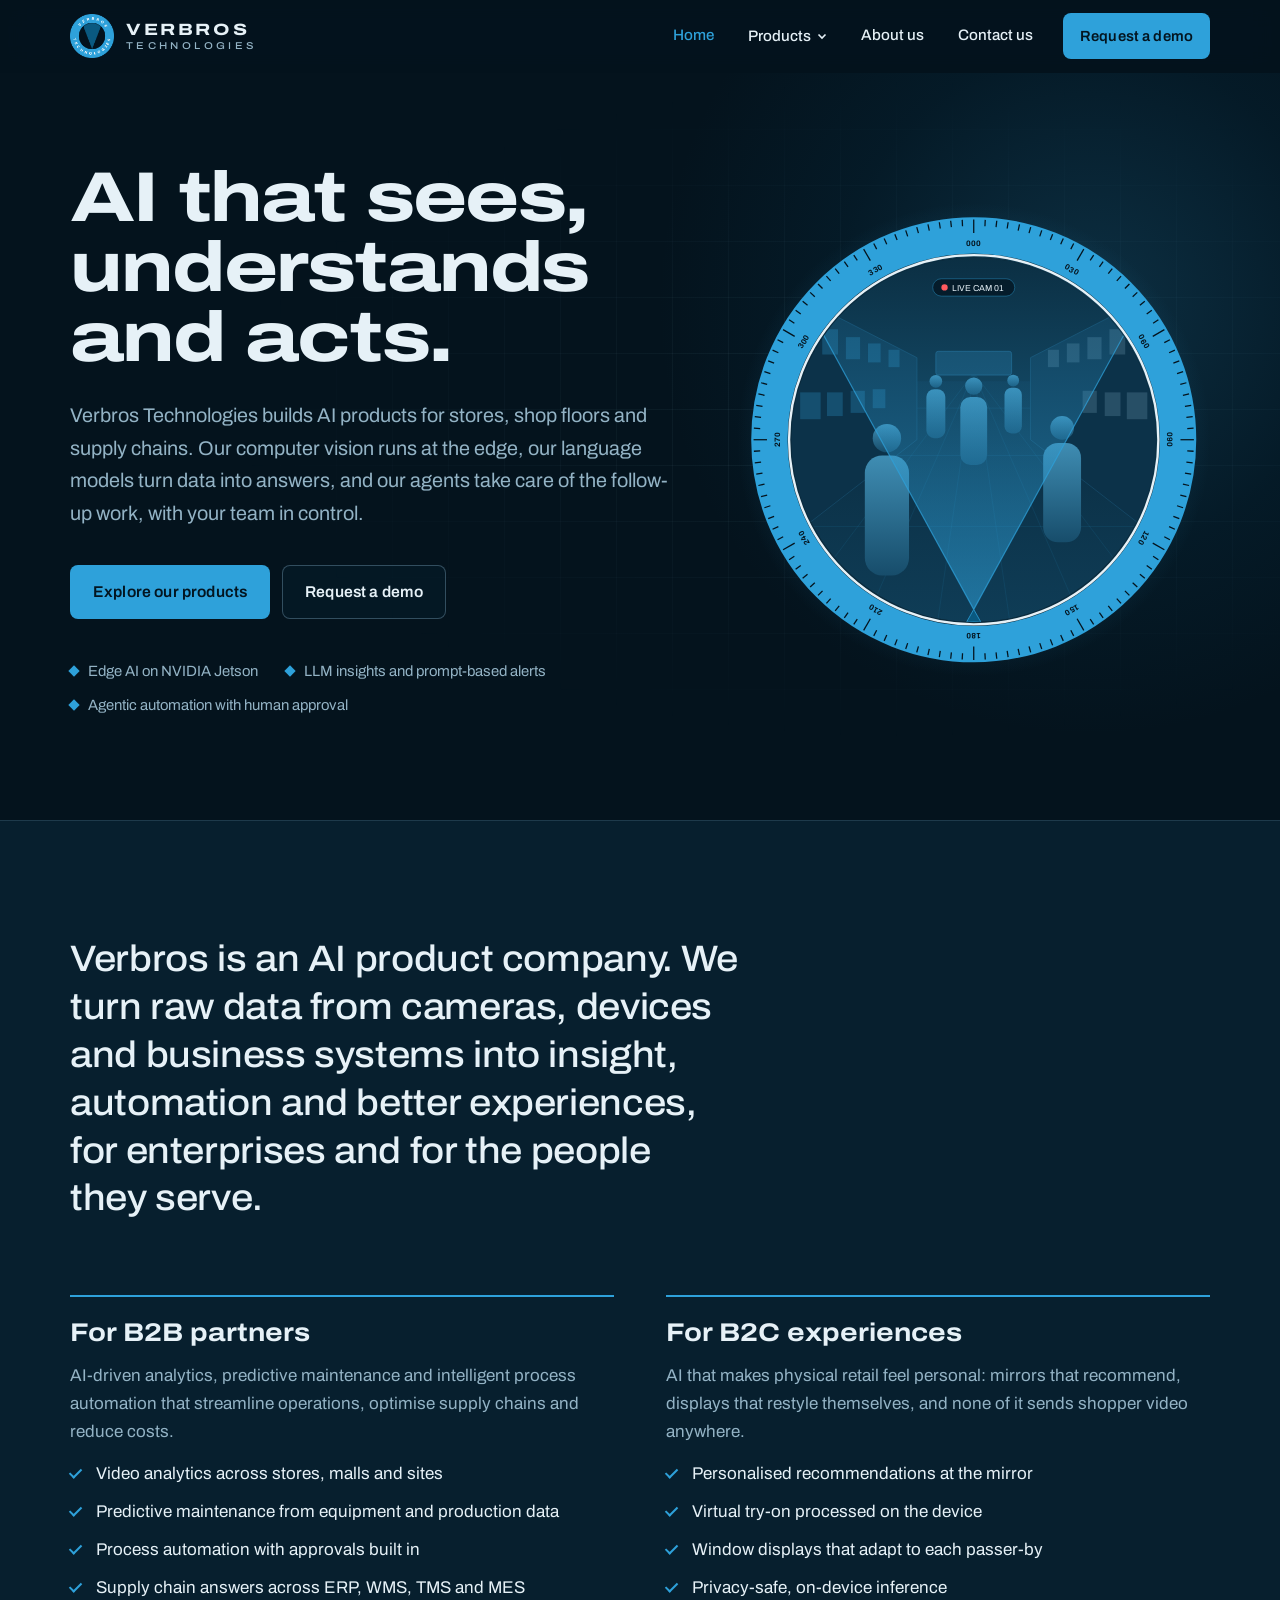
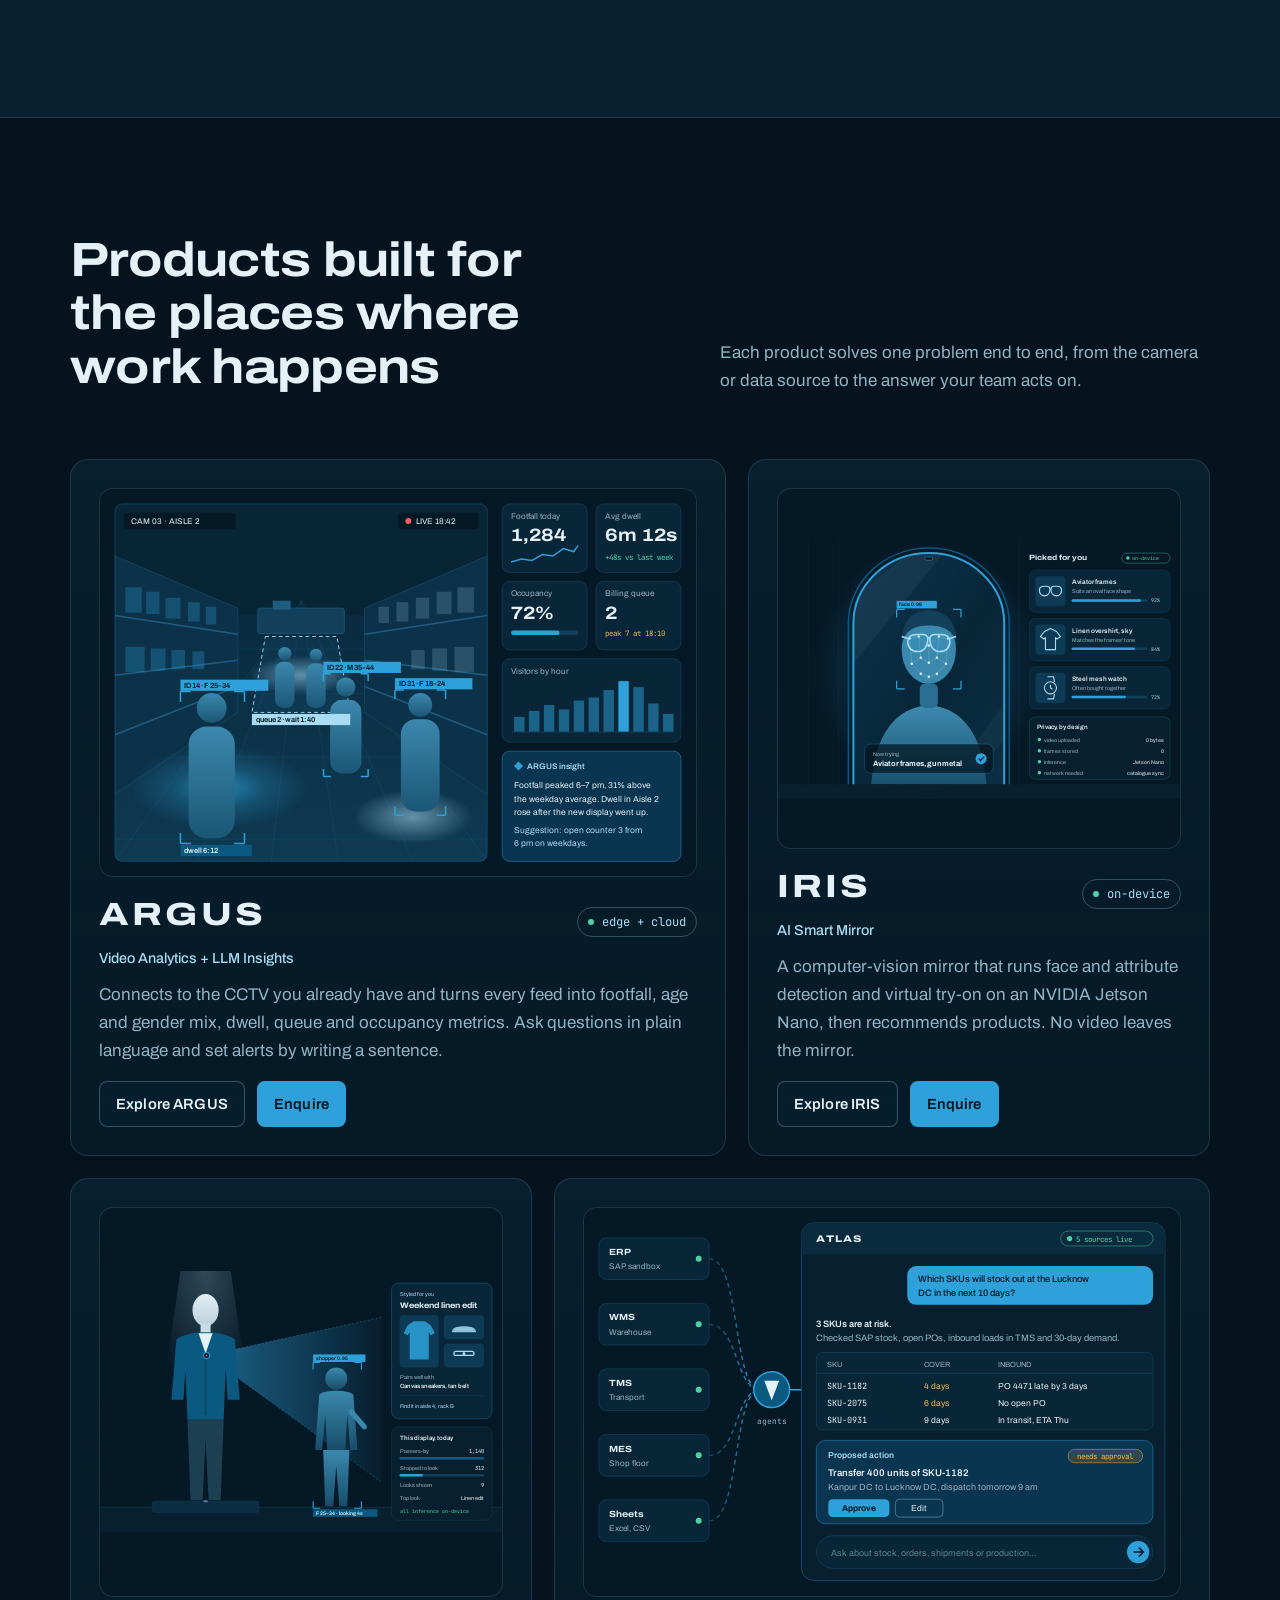
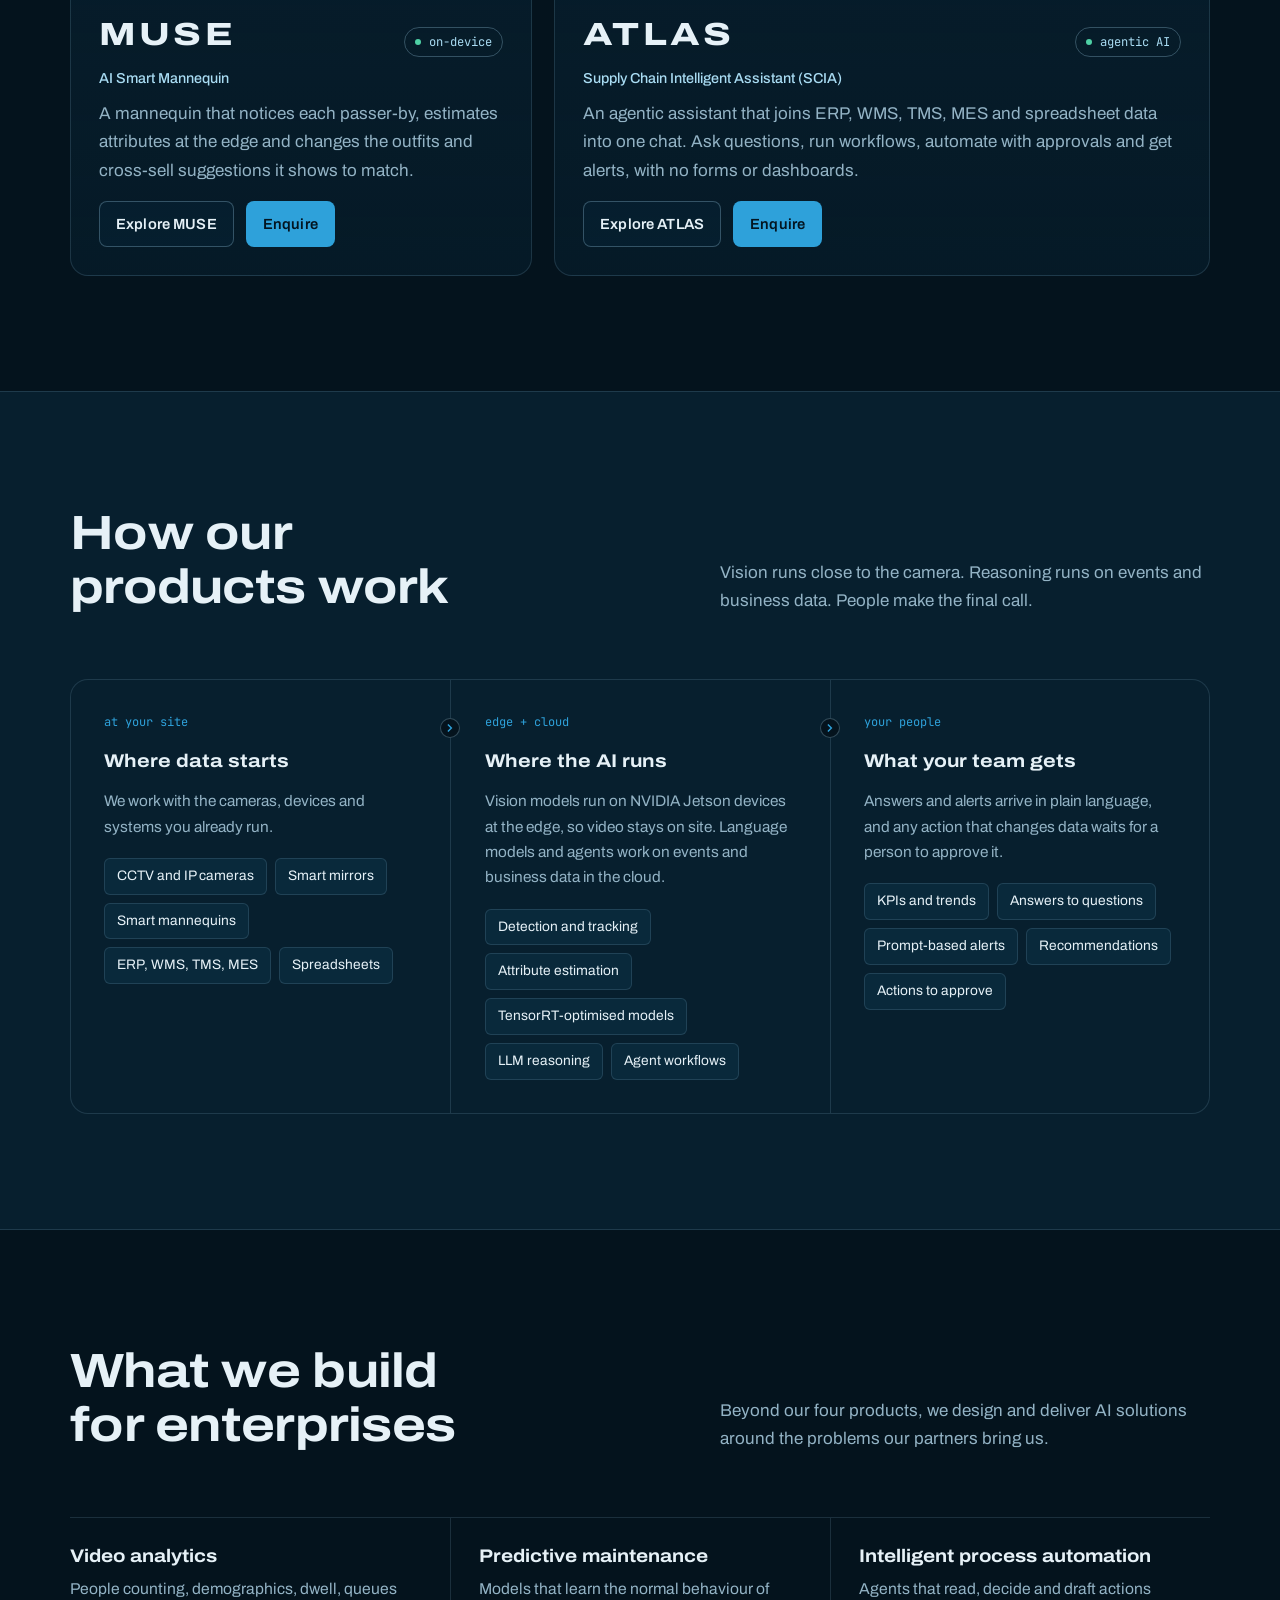
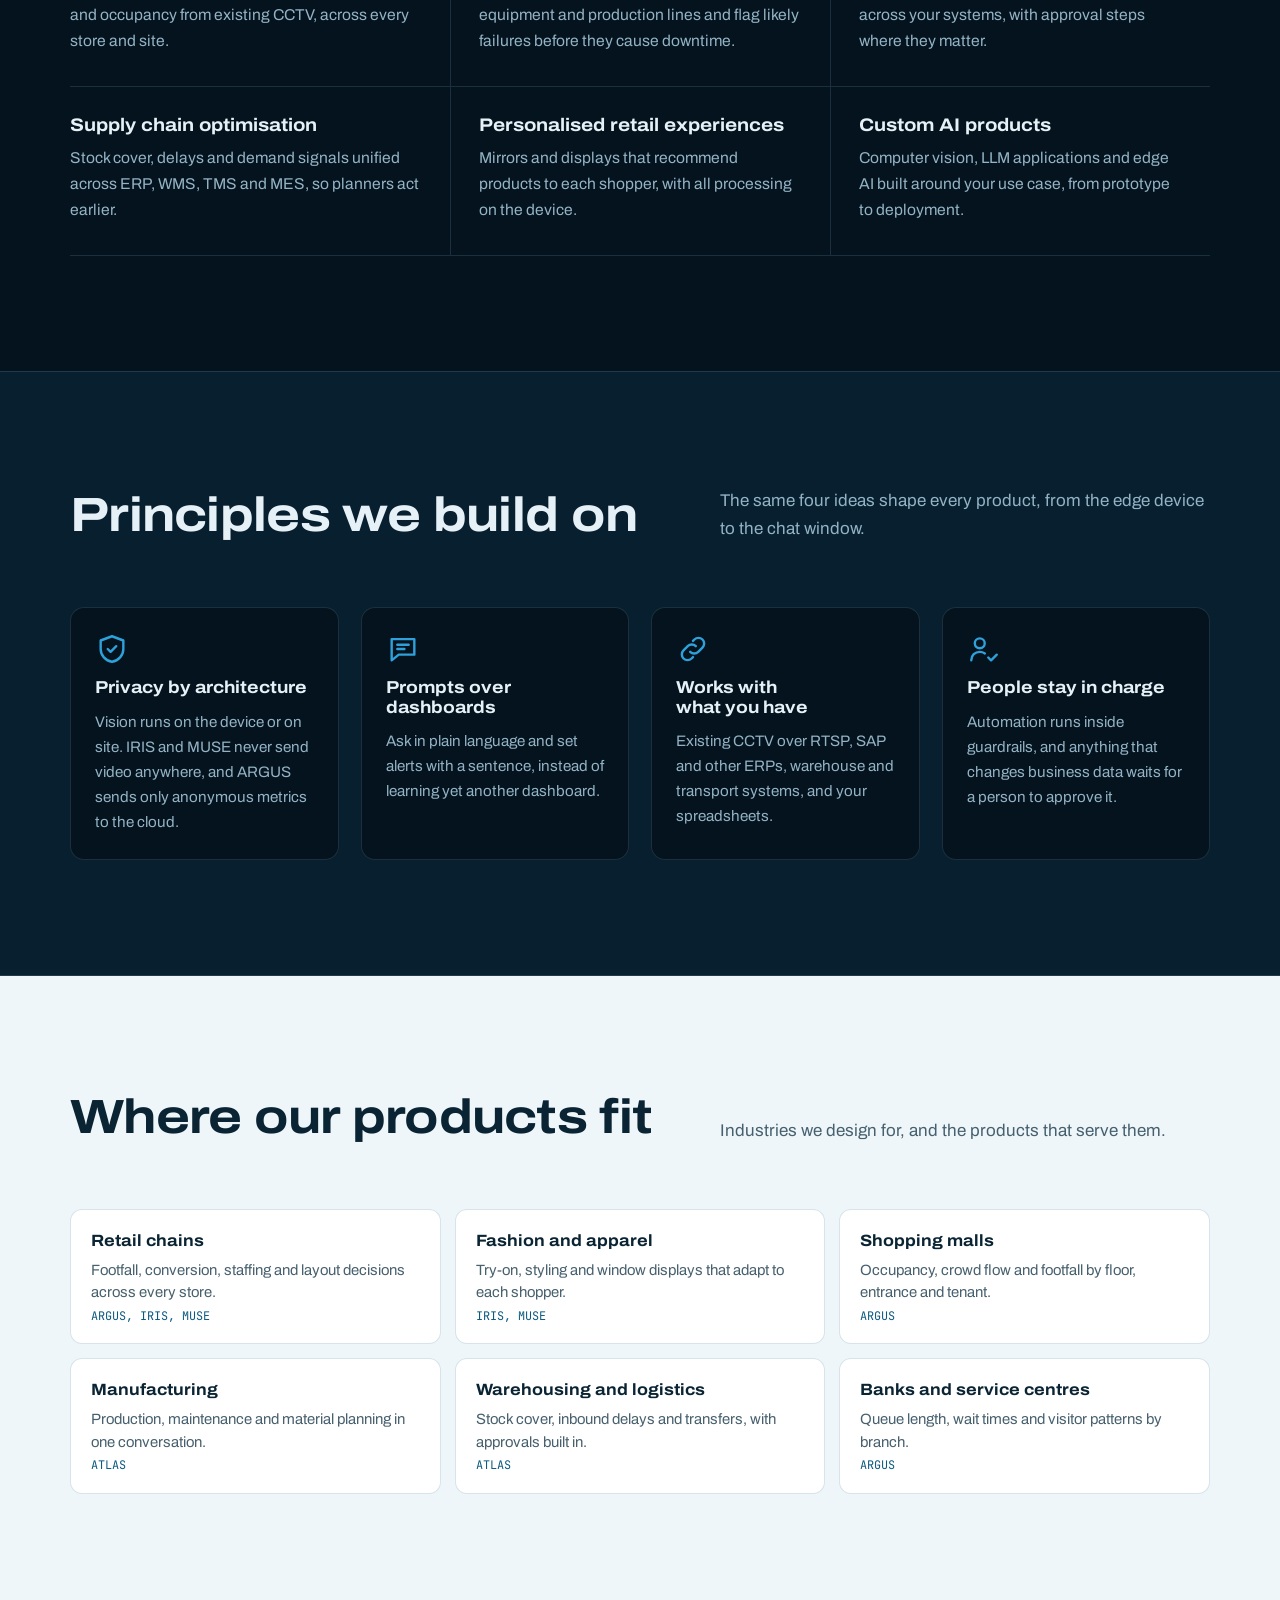
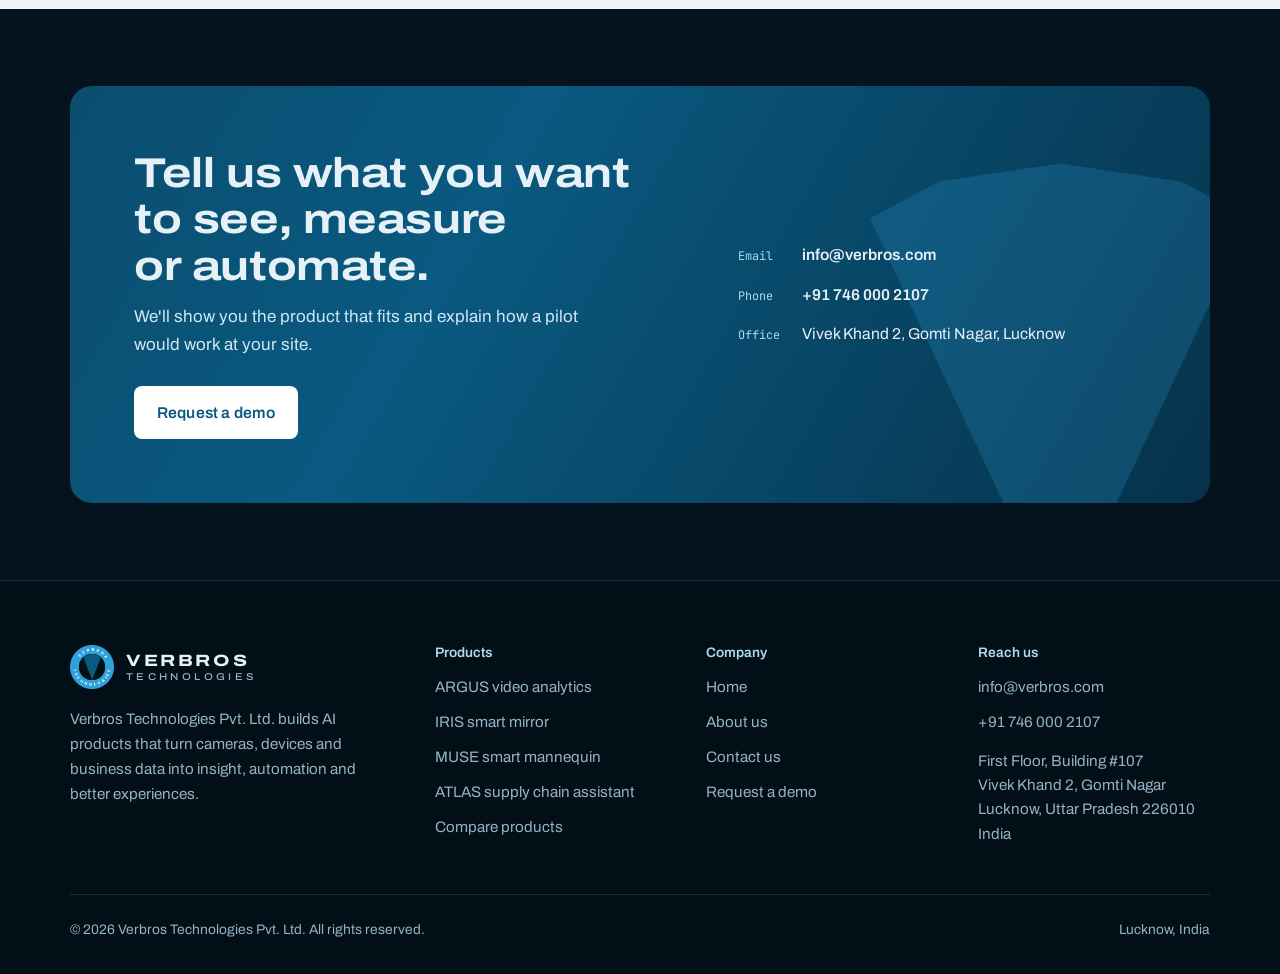
<file: index.html>
<!doctype html>
<html lang="en">
<head>
<meta charset="utf-8">
<meta name="viewport" content="width=device-width, initial-scale=1, viewport-fit=cover">
<title>Verbros Technologies | AI products for retail and supply chains</title>
<meta name="description" content="Verbros Technologies Pvt. Ltd. builds AI products: ARGUS video analytics with LLM insights, IRIS smart mirror, MUSE smart mannequin and ATLAS supply chain assistant.">
<link rel="canonical" href="https://verbros.com/">
<meta name="theme-color" content="#04131d">
<meta property="og:type" content="website">
<meta property="og:site_name" content="Verbros Technologies">
<meta property="og:title" content="Verbros Technologies | AI products for retail and supply chains">
<meta property="og:description" content="Verbros Technologies Pvt. Ltd. builds AI products: ARGUS video analytics with LLM insights, IRIS smart mirror, MUSE smart mannequin and ATLAS supply chain assistant.">
<meta property="og:url" content="https://verbros.com/">
<meta property="og:image" content="https://verbros.com/assets/img/og-image.png">
<meta name="twitter:card" content="summary_large_image">
<link rel="icon" type="image/png" href="assets/img/favicon.png">
<link rel="apple-touch-icon" href="assets/img/apple-touch-icon.png">
<link rel="preload" href="assets/fonts/archivo-variable.woff2" as="font" type="font/woff2" crossorigin>
<link rel="stylesheet" href="assets/css/style.css">
<script type="application/ld+json">{"@context": "https://schema.org", "@type": "Organization", "name": "Verbros Technologies Pvt. Ltd.", "alternateName": "Verbros", "url": "https://verbros.com", "logo": "https://verbros.com/assets/img/logo-512.png", "email": "info@verbros.com", "telephone": "+91-746-000-2107", "address": {"@type": "PostalAddress", "streetAddress": "First Floor, Building #107, Vivek Khand 2, Gomti Nagar", "addressLocality": "Lucknow", "addressRegion": "Uttar Pradesh", "postalCode": "226010", "addressCountry": "IN"}}</script>
</head>
<body>
<a class="skip" href="#main">Skip to content</a>
<header class="site-header">
  <div class="wrap nav">
    <a class="brand" href="index.html" aria-label="Verbros Technologies home">
      <img src="assets/img/logo.png" alt="" width="44" height="44">
      <span class="brand-text"><span class="brand-name">VERBROS</span><span class="brand-sub">TECHNOLOGIES</span></span>
    </a>
    <ul class="nav-links" id="nav-links">
      <li><a class="nav-link" href="index.html" aria-current="page">Home</a></li>
      <li class="has-menu">
        <button class="nav-link" type="button" aria-expanded="false" aria-haspopup="true">Products <svg class="chev" viewBox="0 0 10 10" aria-hidden="true"><path d="M1.5 3.5L5 7l3.5-3.5" fill="none" stroke="currentColor" stroke-width="1.6"/></svg></button>
        <ul class="menu">
          <li><a href="argus.html"><span class="m-name">ARGUS</span><span class="m-desc"><b>Video Analytics + LLM Insights</b>Turns CCTV into KPIs, insights and alerts</span></a></li><li><a href="iris.html"><span class="m-name">IRIS</span><span class="m-desc"><b>AI Smart Mirror</b>On-device try-on and recommendations</span></a></li><li><a href="muse.html"><span class="m-name">MUSE</span><span class="m-desc"><b>AI Smart Mannequin</b>Displays that restyle for every passer-by</span></a></li><li><a href="atlas.html"><span class="m-name">ATLAS</span><span class="m-desc"><b>Supply Chain Intelligent Assistant</b>One chat across ERP, WMS, TMS and MES</span></a></li>
          <li><a class="m-all" href="products.html">Compare all four products</a></li>
        </ul>
      </li>
      <li><a class="nav-link" href="about.html">About us</a></li>
      <li><a class="nav-link" href="contact.html">Contact us</a></li>
      <li class="nav-cta"><a class="btn btn-primary btn-sm" href="contact.html#enquire">Request a demo</a></li>
    </ul>
    <button class="menu-toggle" type="button" aria-expanded="false" aria-controls="nav-links" aria-label="Open menu"><svg viewBox="0 0 24 24" aria-hidden="true"><path d="M3 7h18M3 12h18M3 17h18" stroke="currentColor" stroke-width="1.8" stroke-linecap="round"/></svg></button>
  </div>
</header>
<main id="main">
<section class="hero">
  <div class="wrap hero-grid">
    <div>
      <h1><span class="line">AI that sees,</span><span class="line">understands</span><span class="line">and acts.</span></h1>
      <p class="lede">Verbros Technologies builds AI products for stores, shop floors and supply chains. Our computer vision runs at the edge, our language models turn data into answers, and our agents take care of the follow-up work, with your team in control.</p>
      <div class="btn-row">
        <a class="btn btn-primary" href="products.html">Explore our products</a>
        <a class="btn btn-ghost" href="contact.html#enquire">Request a demo</a>
      </div>
      <ul class="hero-points">
        <li>Edge AI on NVIDIA Jetson</li>
        <li>LLM insights and prompt-based alerts</li>
        <li>Agentic automation with human approval</li>
      </ul>
    </div>
    <div class="lens"><svg viewBox="0 0 600 600" class="ill" role="img" aria-label="The Verbros lens: a camera field of view sweeping across a store aisle while people are detected and labelled">
  <defs>
    <radialGradient id="ln-glow"><stop offset=".55" stop-color="#2ea1da" stop-opacity=".28"/><stop offset="1" stop-color="#2ea1da" stop-opacity="0"/></radialGradient>
    <clipPath id="ln-disc"><circle cx="300" cy="300" r="231"/></clipPath>
    <linearGradient id="ln-floor" x1="0" y1="0" x2="0" y2="1"><stop offset="0" stop-color="#0a2b3f"/><stop offset="1" stop-color="#0f3d57"/></linearGradient>
    <linearGradient id="ln-fov" x1="0" y1="1" x2="0" y2="0"><stop offset="0" stop-color="#2ea1da" stop-opacity=".55"/><stop offset="1" stop-color="#2ea1da" stop-opacity=".05"/></linearGradient>
    <linearGradient id="ln-person" x1="0" y1="0" x2="0" y2="1"><stop offset="0" stop-color="#3f8db3"/><stop offset="1" stop-color="#174d6b"/></linearGradient>
  </defs>
  <circle cx="300" cy="300" r="300" fill="url(#ln-glow)"/>
  <circle cx="300" cy="300" r="259" fill="none" stroke="#2ea1da" stroke-width="46"/>
  <g class="ring-spin">
    <g stroke="#04131d" stroke-width="1.6"><line x1="300.0" y1="21.0" x2="300.0" y2="38.0"/><line x1="314.6" y1="21.4" x2="314.2" y2="29.4"/><line x1="329.2" y1="22.5" x2="328.3" y2="30.5"/><line x1="343.6" y1="24.4" x2="342.4" y2="32.3"/><line x1="358.0" y1="27.1" x2="356.3" y2="34.9"/><line x1="372.2" y1="30.5" x2="370.1" y2="38.2"/><line x1="386.2" y1="34.7" x2="383.7" y2="42.3"/><line x1="400.0" y1="39.5" x2="397.1" y2="47.0"/><line x1="413.5" y1="45.1" x2="410.2" y2="52.4"/><line x1="426.7" y1="51.4" x2="423.0" y2="58.5"/><line x1="439.5" y1="58.4" x2="431.0" y2="73.1"/><line x1="452.0" y1="66.0" x2="447.6" y2="72.7"/><line x1="464.0" y1="74.3" x2="459.3" y2="80.8"/><line x1="475.6" y1="83.2" x2="470.5" y2="89.4"/><line x1="486.7" y1="92.7" x2="481.3" y2="98.6"/><line x1="497.3" y1="102.7" x2="491.6" y2="108.4"/><line x1="507.3" y1="113.3" x2="501.4" y2="118.7"/><line x1="516.8" y1="124.4" x2="510.6" y2="129.5"/><line x1="525.7" y1="136.0" x2="519.2" y2="140.7"/><line x1="534.0" y1="148.0" x2="527.3" y2="152.4"/><line x1="541.6" y1="160.5" x2="526.9" y2="169.0"/><line x1="548.6" y1="173.3" x2="541.5" y2="177.0"/><line x1="554.9" y1="186.5" x2="547.6" y2="189.8"/><line x1="560.5" y1="200.0" x2="553.0" y2="202.9"/><line x1="565.3" y1="213.8" x2="557.7" y2="216.3"/><line x1="569.5" y1="227.8" x2="561.8" y2="229.9"/><line x1="572.9" y1="242.0" x2="565.1" y2="243.7"/><line x1="575.6" y1="256.4" x2="567.7" y2="257.6"/><line x1="577.5" y1="270.8" x2="569.5" y2="271.7"/><line x1="578.6" y1="285.4" x2="570.6" y2="285.8"/><line x1="579.0" y1="300.0" x2="562.0" y2="300.0"/><line x1="578.6" y1="314.6" x2="570.6" y2="314.2"/><line x1="577.5" y1="329.2" x2="569.5" y2="328.3"/><line x1="575.6" y1="343.6" x2="567.7" y2="342.4"/><line x1="572.9" y1="358.0" x2="565.1" y2="356.3"/><line x1="569.5" y1="372.2" x2="561.8" y2="370.1"/><line x1="565.3" y1="386.2" x2="557.7" y2="383.7"/><line x1="560.5" y1="400.0" x2="553.0" y2="397.1"/><line x1="554.9" y1="413.5" x2="547.6" y2="410.2"/><line x1="548.6" y1="426.7" x2="541.5" y2="423.0"/><line x1="541.6" y1="439.5" x2="526.9" y2="431.0"/><line x1="534.0" y1="452.0" x2="527.3" y2="447.6"/><line x1="525.7" y1="464.0" x2="519.2" y2="459.3"/><line x1="516.8" y1="475.6" x2="510.6" y2="470.5"/><line x1="507.3" y1="486.7" x2="501.4" y2="481.3"/><line x1="497.3" y1="497.3" x2="491.6" y2="491.6"/><line x1="486.7" y1="507.3" x2="481.3" y2="501.4"/><line x1="475.6" y1="516.8" x2="470.5" y2="510.6"/><line x1="464.0" y1="525.7" x2="459.3" y2="519.2"/><line x1="452.0" y1="534.0" x2="447.6" y2="527.3"/><line x1="439.5" y1="541.6" x2="431.0" y2="526.9"/><line x1="426.7" y1="548.6" x2="423.0" y2="541.5"/><line x1="413.5" y1="554.9" x2="410.2" y2="547.6"/><line x1="400.0" y1="560.5" x2="397.1" y2="553.0"/><line x1="386.2" y1="565.3" x2="383.7" y2="557.7"/><line x1="372.2" y1="569.5" x2="370.1" y2="561.8"/><line x1="358.0" y1="572.9" x2="356.3" y2="565.1"/><line x1="343.6" y1="575.6" x2="342.4" y2="567.7"/><line x1="329.2" y1="577.5" x2="328.3" y2="569.5"/><line x1="314.6" y1="578.6" x2="314.2" y2="570.6"/><line x1="300.0" y1="579.0" x2="300.0" y2="562.0"/><line x1="285.4" y1="578.6" x2="285.8" y2="570.6"/><line x1="270.8" y1="577.5" x2="271.7" y2="569.5"/><line x1="256.4" y1="575.6" x2="257.6" y2="567.7"/><line x1="242.0" y1="572.9" x2="243.7" y2="565.1"/><line x1="227.8" y1="569.5" x2="229.9" y2="561.8"/><line x1="213.8" y1="565.3" x2="216.3" y2="557.7"/><line x1="200.0" y1="560.5" x2="202.9" y2="553.0"/><line x1="186.5" y1="554.9" x2="189.8" y2="547.6"/><line x1="173.3" y1="548.6" x2="177.0" y2="541.5"/><line x1="160.5" y1="541.6" x2="169.0" y2="526.9"/><line x1="148.0" y1="534.0" x2="152.4" y2="527.3"/><line x1="136.0" y1="525.7" x2="140.7" y2="519.2"/><line x1="124.4" y1="516.8" x2="129.5" y2="510.6"/><line x1="113.3" y1="507.3" x2="118.7" y2="501.4"/><line x1="102.7" y1="497.3" x2="108.4" y2="491.6"/><line x1="92.7" y1="486.7" x2="98.6" y2="481.3"/><line x1="83.2" y1="475.6" x2="89.4" y2="470.5"/><line x1="74.3" y1="464.0" x2="80.8" y2="459.3"/><line x1="66.0" y1="452.0" x2="72.7" y2="447.6"/><line x1="58.4" y1="439.5" x2="73.1" y2="431.0"/><line x1="51.4" y1="426.7" x2="58.5" y2="423.0"/><line x1="45.1" y1="413.5" x2="52.4" y2="410.2"/><line x1="39.5" y1="400.0" x2="47.0" y2="397.1"/><line x1="34.7" y1="386.2" x2="42.3" y2="383.7"/><line x1="30.5" y1="372.2" x2="38.2" y2="370.1"/><line x1="27.1" y1="358.0" x2="34.9" y2="356.3"/><line x1="24.4" y1="343.6" x2="32.3" y2="342.4"/><line x1="22.5" y1="329.2" x2="30.5" y2="328.3"/><line x1="21.4" y1="314.6" x2="29.4" y2="314.2"/><line x1="21.0" y1="300.0" x2="38.0" y2="300.0"/><line x1="21.4" y1="285.4" x2="29.4" y2="285.8"/><line x1="22.5" y1="270.8" x2="30.5" y2="271.7"/><line x1="24.4" y1="256.4" x2="32.3" y2="257.6"/><line x1="27.1" y1="242.0" x2="34.9" y2="243.7"/><line x1="30.5" y1="227.8" x2="38.2" y2="229.9"/><line x1="34.7" y1="213.8" x2="42.3" y2="216.3"/><line x1="39.5" y1="200.0" x2="47.0" y2="202.9"/><line x1="45.1" y1="186.5" x2="52.4" y2="189.8"/><line x1="51.4" y1="173.3" x2="58.5" y2="177.0"/><line x1="58.4" y1="160.5" x2="73.1" y2="169.0"/><line x1="66.0" y1="148.0" x2="72.7" y2="152.4"/><line x1="74.3" y1="136.0" x2="80.8" y2="140.7"/><line x1="83.2" y1="124.4" x2="89.4" y2="129.5"/><line x1="92.7" y1="113.3" x2="98.6" y2="118.7"/><line x1="102.7" y1="102.7" x2="108.4" y2="108.4"/><line x1="113.3" y1="92.7" x2="118.7" y2="98.6"/><line x1="124.4" y1="83.2" x2="129.5" y2="89.4"/><line x1="136.0" y1="74.3" x2="140.7" y2="80.8"/><line x1="148.0" y1="66.0" x2="152.4" y2="72.7"/><line x1="160.5" y1="58.4" x2="169.0" y2="73.1"/><line x1="173.3" y1="51.4" x2="177.0" y2="58.5"/><line x1="186.5" y1="45.1" x2="189.8" y2="52.4"/><line x1="200.0" y1="39.5" x2="202.9" y2="47.0"/><line x1="213.8" y1="34.7" x2="216.3" y2="42.3"/><line x1="227.8" y1="30.5" x2="229.9" y2="38.2"/><line x1="242.0" y1="27.1" x2="243.7" y2="34.9"/><line x1="256.4" y1="24.4" x2="257.6" y2="32.3"/><line x1="270.8" y1="22.5" x2="271.7" y2="30.5"/><line x1="285.4" y1="21.4" x2="285.8" y2="29.4"/></g>
    <g fill="#04131d" font-size="10" font-weight="700" text-anchor="middle" dominant-baseline="middle" class="m"><text x="300.0" y="52.0" transform="rotate(0 300.0 52.0)">000</text><text x="424.0" y="85.2" transform="rotate(30 424.0 85.2)">030</text><text x="514.8" y="176.0" transform="rotate(60 514.8 176.0)">060</text><text x="548.0" y="300.0" transform="rotate(90 548.0 300.0)">090</text><text x="514.8" y="424.0" transform="rotate(120 514.8 424.0)">120</text><text x="424.0" y="514.8" transform="rotate(150 424.0 514.8)">150</text><text x="300.0" y="548.0" transform="rotate(180 300.0 548.0)">180</text><text x="176.0" y="514.8" transform="rotate(210 176.0 514.8)">210</text><text x="85.2" y="424.0" transform="rotate(240 85.2 424.0)">240</text><text x="52.0" y="300.0" transform="rotate(270 52.0 300.0)">270</text><text x="85.2" y="176.0" transform="rotate(300 85.2 176.0)">300</text><text x="176.0" y="85.2" transform="rotate(330 176.0 85.2)">330</text></g>
  </g>
  <circle cx="300" cy="300" r="234" fill="none" stroke="#e6f1f7" stroke-width="3"/>
  <circle cx="300" cy="300" r="231" fill="#061a28"/>
  <g clip-path="url(#ln-disc)">
    <rect x="60" y="60" width="480" height="170" fill="#082536"/>
    <polygon points="60,226 540,226 540,540 60,540" fill="url(#ln-floor)"/>
    <g stroke="#2ea1da" stroke-opacity=".13">
      <line x1="300" y1="215" x2="40" y2="560"/><line x1="300" y1="215" x2="150" y2="560"/><line x1="300" y1="215" x2="250" y2="560"/>
      <line x1="300" y1="215" x2="350" y2="560"/><line x1="300" y1="215" x2="450" y2="560"/><line x1="300" y1="215" x2="560" y2="560"/>
      <line x1="60" y1="260" x2="540" y2="260"/><line x1="60" y1="320" x2="540" y2="320"/><line x1="60" y1="410" x2="540" y2="410"/>
    </g>
    <polygon points="60,110 228,196 228,300 60,430" fill="#0c3249" stroke="#164a68"/>
    <polygon points="540,110 372,196 372,300 540,430" fill="#0c3249" stroke="#164a68"/>
    <g fill="#2ea1da" fill-opacity=".26">
      <rect x="78" y="150" width="22" height="36"/><rect x="108" y="160" width="20" height="32"/><rect x="138" y="170" width="18" height="28"/><rect x="166" y="178" width="16" height="24"/><rect x="192" y="186" width="14" height="22"/>
      <rect x="80" y="240" width="26" height="34"/><rect x="114" y="240" width="20" height="30"/><rect x="144" y="238" width="18" height="28"/><rect x="172" y="236" width="16" height="24"/>
    </g>
    <g fill="#a9dcf3" fill-opacity=".17">
      <rect x="500" y="150" width="22" height="36"/><rect x="472" y="160" width="20" height="32"/><rect x="444" y="170" width="18" height="28"/><rect x="418" y="178" width="16" height="24"/><rect x="394" y="186" width="14" height="22"/>
      <rect x="494" y="240" width="26" height="34"/><rect x="466" y="240" width="20" height="30"/><rect x="438" y="238" width="18" height="28"/>
    </g>
    <rect x="252" y="188" width="96" height="30" rx="3" fill="#123f59" stroke="#1f5d80"/>
    <g fill="url(#ln-person)">
      <circle cx="190" cy="298" r="18"/><rect x="162" y="320" width="56" height="152" rx="22"/>
      <circle cx="300" cy="232" r="11"/><rect x="283" y="246" width="34" height="86" rx="13"/>
      <circle cx="412" cy="285" r="15"/><rect x="388" y="304" width="48" height="126" rx="19"/>
      <circle cx="252" cy="226" r="8"/><rect x="240" y="236" width="24" height="62" rx="10"/>
      <circle cx="350" cy="225" r="7.5"/><rect x="339" y="234" width="22" height="58" rx="9"/>
    </g>
    <g class="sweep">
      <polygon points="300,515 40,40 560,40" fill="url(#ln-fov)"/>
      <line x1="300" y1="515" x2="40" y2="40" stroke="#2ea1da" stroke-opacity=".75" stroke-width="1.5"/>
      <line x1="300" y1="515" x2="560" y2="40" stroke="#2ea1da" stroke-opacity=".75" stroke-width="1.5"/>
    </g>
    <g class="m" font-size="10" font-weight="600"><g class="det d1"><path d="M152 284V272H164M216 272H228V284M228 466V478H216M164 478H152V466" fill="none" stroke="#2ea1da" stroke-width="2.2"/><rect x="152" y="255" width="81" height="15" fill="#2ea1da"/><text x="158" y="266" fill="#031520">person 0.97</text></g><g class="det d2"><path d="M274 226V214H286M314 214H326V226M326 326V338H314M286 338H274V326" fill="none" stroke="#2ea1da" stroke-width="2.2"/><rect x="274" y="340" width="81" height="15" fill="#2ea1da"/><text x="280" y="351" fill="#031520">dwell 02:14</text></g><g class="det d3"><path d="M378 274V262H390M434 262H446V274M446 424V436H434M390 436H378V424" fill="none" stroke="#2ea1da" stroke-width="2.2"/><rect x="378" y="245" width="56" height="15" fill="#2ea1da"/><text x="384" y="256" fill="#031520">F 25–34</text></g><g class="det d4"><path d="M228 223V211H240M256 211H268V223M268 292V304H256M240 304H228V292" fill="none" stroke="#a9dcf3" stroke-width="2.2"/><rect x="228" y="194" width="56" height="15" fill="#a9dcf3"/><text x="234" y="205" fill="#031520">queue 3</text></g><g class="det d5"><path d="M336 222V210H348M360 210H372V222M372 286V298H360M348 298H336V286" fill="none" stroke="#2ea1da" stroke-width="2.2"/><rect x="336" y="193" width="56" height="15" fill="#2ea1da"/><text x="342" y="204" fill="#031520">M 35–44</text></g></g>
    <g class="m" font-size="11">
      <rect x="248" y="96" width="104" height="22" rx="11" fill="#031520" fill-opacity=".75" stroke="#2ea1da" stroke-opacity=".5"/>
      <circle cx="263" cy="107" r="4" fill="#ff5a5f" class="pulse"/>
      <text x="273" y="111" fill="#e6f1f7">LIVE CAM 01</text>
    </g>
    <path d="M300 515l-9 16h18z" fill="#0a5980" stroke="#2ea1da"/>
  </g>
</svg></div>
  </div>
</section>

<section class="section band">
  <div class="wrap">
    <p class="statement">Verbros is an AI product company. We turn raw data from cameras, devices and business systems into insight, automation and better experiences, for enterprises and for the people they serve.</p>
    <div class="split" style="margin-top:clamp(40px,6vw,72px)">
      <div class="audience">
        <h3>For B2B partners</h3>
        <p>AI-driven analytics, predictive maintenance and intelligent process automation that streamline operations, optimise supply chains and reduce costs.</p>
        <ul class="ticks"><li>Video analytics across stores, malls and sites</li><li>Predictive maintenance from equipment and production data</li><li>Process automation with approvals built in</li><li>Supply chain answers across ERP, WMS, TMS and MES</li></ul>
      </div>
      <div class="audience">
        <h3>For B2C experiences</h3>
        <p>AI that makes physical retail feel personal: mirrors that recommend, displays that restyle themselves, and none of it sends shopper video anywhere.</p>
        <ul class="ticks"><li>Personalised recommendations at the mirror</li><li>Virtual try-on processed on the device</li><li>Window displays that adapt to each passer-by</li><li>Privacy-safe, on-device inference</li></ul>
      </div>
    </div>
  </div>
</section>

<section class="section" id="products">
  <div class="wrap">
    <div class="section-head">
      <h2>Products built for the places where work happens</h2>
      <p>Each product solves one problem end to end, from the camera or data source to the answer your team acts on.</p>
    </div>
    <div class="bento">
      <article class="tile w7">
        <div class="art"><svg class="ill" role="img" aria-label="ARGUS camera view with people detected, tracked and labelled, a queue zone and floor heatmap, next to footfall, dwell, occupancy and queue metrics and a written insight" viewBox="0 0 800 520" xmlns="http://www.w3.org/2000/svg">
  <defs>
    <clipPath id="ar-cam"><rect x="20" y="20" width="500" height="480" rx="10"/></clipPath>
    <linearGradient id="ar-floor" x1="0" y1="0" x2="0" y2="1">
      <stop offset="0" stop-color="#0a2b3f"/><stop offset="1" stop-color="#0e3a52"/>
    </linearGradient>
    <linearGradient id="ar-person" x1="0" y1="0" x2="0" y2="1">
      <stop offset="0" stop-color="#3b88ad"/><stop offset="1" stop-color="#1b5676"/>
    </linearGradient>
    <radialGradient id="ar-heat1"><stop offset="0" stop-color="#2ea1da" stop-opacity=".75"/><stop offset=".5" stop-color="#2ea1da" stop-opacity=".25"/><stop offset="1" stop-color="#2ea1da" stop-opacity="0"/></radialGradient>
    <radialGradient id="ar-heat2"><stop offset="0" stop-color="#a9dcf3" stop-opacity=".55"/><stop offset="1" stop-color="#a9dcf3" stop-opacity="0"/></radialGradient>
  </defs>
  <rect width="800" height="520" fill="#051826"/>

  <!-- camera view -->
  <g clip-path="url(#ar-cam)">
    <rect x="20" y="20" width="500" height="480" fill="#082536"/>
    <polygon points="20,170 520,170 520,500 20,500" fill="url(#ar-floor)"/>
    <g stroke="#2ea1da" stroke-opacity=".12" stroke-width="1">
      <line x1="270" y1="150" x2="20" y2="500"/><line x1="270" y1="150" x2="130" y2="500"/>
      <line x1="270" y1="150" x2="230" y2="500"/><line x1="270" y1="150" x2="320" y2="500"/>
      <line x1="270" y1="150" x2="420" y2="500"/><line x1="270" y1="150" x2="520" y2="500"/>
      <line x1="20" y1="215" x2="520" y2="215"/><line x1="20" y1="275" x2="520" y2="275"/>
      <line x1="20" y1="360" x2="520" y2="360"/><line x1="20" y1="470" x2="520" y2="470"/>
    </g>
    <!-- shelves -->
    <polygon points="20,90 185,160 185,300 20,410" fill="#0c3249" stroke="#164a68"/>
    <g stroke="#1f5d80" stroke-width="2"><line x1="20" y1="170" x2="185" y2="195"/><line x1="20" y1="250" x2="185" y2="230"/><line x1="20" y1="330" x2="185" y2="265"/></g>
    <g fill="#2ea1da" fill-opacity=".28">
      <rect x="34" y="132" width="22" height="34"/><rect x="62" y="138" width="18" height="30"/><rect x="88" y="146" width="20" height="28"/><rect x="118" y="152" width="16" height="26"/><rect x="142" y="158" width="14" height="24"/>
      <rect x="34" y="212" width="26" height="34"/><rect x="68" y="214" width="20" height="30"/><rect x="96" y="216" width="18" height="26"/><rect x="124" y="218" width="16" height="24"/>
    </g>
    <polygon points="520,90 355,160 355,300 520,410" fill="#0c3249" stroke="#164a68"/>
    <g stroke="#1f5d80" stroke-width="2"><line x1="520" y1="170" x2="355" y2="195"/><line x1="520" y1="250" x2="355" y2="230"/><line x1="520" y1="330" x2="355" y2="265"/></g>
    <g fill="#a9dcf3" fill-opacity=".18">
      <rect x="480" y="132" width="22" height="34"/><rect x="452" y="138" width="20" height="30"/><rect x="424" y="146" width="18" height="28"/><rect x="398" y="152" width="16" height="26"/><rect x="374" y="158" width="14" height="22"/>
      <rect x="476" y="212" width="26" height="34"/><rect x="446" y="214" width="20" height="30"/><rect x="418" y="216" width="18" height="26"/>
    </g>
    <!-- billing counter -->
    <rect x="212" y="160" width="116" height="34" rx="3" fill="#123f59" stroke="#1f5d80"/>
    <rect x="232" y="150" width="24" height="12" fill="#1f5d80"/>
    <!-- heatmap -->
    <ellipse cx="160" cy="400" rx="120" ry="55" fill="url(#ar-heat1)"/>
    <ellipse cx="270" cy="250" rx="70" ry="26" fill="url(#ar-heat2)"/>
    <ellipse cx="420" cy="440" rx="80" ry="36" fill="url(#ar-heat2)"/>
    <!-- queue zone -->
    <polygon points="222,198 318,198 336,300 204,300" fill="#2ea1da" fill-opacity=".07" stroke="#a9dcf3" stroke-dasharray="5 4" stroke-width="1.2"/>
    <!-- people -->
    <g fill="url(#ar-person)">
      <circle cx="248" cy="221" r="9"/><rect x="235" y="232" width="26" height="62" rx="11"/>
      <circle cx="290" cy="223" r="8.5"/><rect x="277" y="234" width="26" height="60" rx="11"/>
      <circle cx="330" cy="266" r="13"/><rect x="309" y="283" width="42" height="99" rx="16"/>
      <circle cx="150" cy="294" r="20"/><rect x="119" y="319" width="62" height="150" rx="24"/>
      <circle cx="430" cy="290" r="16"/><rect x="404" y="309" width="52" height="124" rx="20"/>
    </g>
    <!-- detection boxes -->
    <g fill="none" stroke="#2ea1da" stroke-width="2">
      <path d="M108 272h14M108 272v14M194 272h-14M194 272v14M108 476h14M108 476v-14M194 476h-14M194 476v-14"/>
      <path d="M300 248h10M300 248v10M360 248h-10M360 248v10M300 386h10M300 386v-10M360 386h-10M360 386v-10"/>
      <path d="M396 270h12M396 270v12M464 270h-12M464 270v12M396 438h12M396 438v-12M464 438h-12M464 438v-12"/>
    </g>
    <g class="m" font-size="10" font-weight="600">
      <rect x="108" y="256" width="118" height="15" fill="#2ea1da"/><text x="113" y="267" fill="#031520">ID 14 · F 25–34</text>
      <rect x="108" y="478" width="96" height="15" fill="#0a5980"/><text x="113" y="489" fill="#e6f1f7">dwell 6:12</text>
      <rect x="300" y="232" width="104" height="15" fill="#2ea1da"/><text x="305" y="243" fill="#031520">ID 22 · M 35–44</text>
      <rect x="396" y="254" width="104" height="15" fill="#2ea1da"/><text x="401" y="265" fill="#031520">ID 31 · F 18–24</text>
      <rect x="204" y="302" width="132" height="15" fill="#a9dcf3"/><text x="209" y="313" fill="#031520">queue 2 · wait 1:40</text>
    </g>
    <!-- HUD -->
    <g class="m" font-size="11" fill="#e6f1f7">
      <rect x="32" y="32" width="150" height="22" rx="4" fill="#031520" fill-opacity=".7"/>
      <text x="42" y="47">CAM 03 · AISLE 2</text>
      <rect x="400" y="32" width="108" height="22" rx="4" fill="#031520" fill-opacity=".7"/>
      <circle cx="414" cy="43" r="4" fill="#ff5a5f" class="pulse"/>
      <text x="424" y="47">LIVE 18:42</text>
    </g>
  </g>
  <rect x="20" y="20" width="500" height="480" rx="10" fill="none" stroke="#2ea1da" stroke-opacity=".35"/>

  <!-- dashboard panel -->
  <g font-size="11">
    <rect x="540" y="20" width="114" height="92" rx="10" fill="#082638" stroke="#12405b"/>
    <text x="552" y="40" fill="#93b3c5">Footfall today</text>
    <text x="552" y="70" fill="#e6f1f7" font-size="24" font-weight="700" style="font-stretch:115%">1,284</text>
    <polyline points="552,98 566,94 580,96 594,88 608,90 622,80 636,84 642,76" fill="none" stroke="#2ea1da" stroke-width="2"/>

    <rect x="666" y="20" width="114" height="92" rx="10" fill="#082638" stroke="#12405b"/>
    <text x="678" y="40" fill="#93b3c5">Avg dwell</text>
    <text x="678" y="70" fill="#e6f1f7" font-size="24" font-weight="700" style="font-stretch:115%">6m 12s</text>
    <text x="678" y="96" fill="#4fd1a5" class="m" font-size="10">+48s vs last week</text>

    <rect x="540" y="124" width="114" height="92" rx="10" fill="#082638" stroke="#12405b"/>
    <text x="552" y="144" fill="#93b3c5">Occupancy</text>
    <text x="552" y="174" fill="#e6f1f7" font-size="24" font-weight="700" style="font-stretch:115%">72%</text>
    <rect x="552" y="190" width="90" height="6" rx="3" fill="#12405b"/><rect x="552" y="190" width="65" height="6" rx="3" fill="#2ea1da"/>

    <rect x="666" y="124" width="114" height="92" rx="10" fill="#082638" stroke="#12405b"/>
    <text x="678" y="144" fill="#93b3c5">Billing queue</text>
    <text x="678" y="174" fill="#e6f1f7" font-size="24" font-weight="700" style="font-stretch:115%">2</text>
    <text x="678" y="198" fill="#f2b84b" class="m" font-size="10">peak 7 at 18:10</text>

    <rect x="540" y="228" width="240" height="112" rx="10" fill="#082638" stroke="#12405b"/>
    <text x="552" y="248" fill="#93b3c5">Visitors by hour</text>
    <g fill="#2ea1da">
      <rect x="556" y="306" width="14" height="20" fill-opacity=".5"/><rect x="576" y="298" width="14" height="28" fill-opacity=".5"/><rect x="596" y="290" width="14" height="36" fill-opacity=".5"/>
      <rect x="616" y="296" width="14" height="30" fill-opacity=".5"/><rect x="636" y="284" width="14" height="42" fill-opacity=".5"/><rect x="656" y="280" width="14" height="46" fill-opacity=".5"/>
      <rect x="676" y="270" width="14" height="56" fill-opacity=".5"/><rect x="696" y="258" width="14" height="68"/><rect x="716" y="266" width="14" height="60" fill-opacity=".5"/><rect x="736" y="288" width="14" height="38" fill-opacity=".5"/>
      <rect x="756" y="302" width="14" height="24" fill-opacity=".5"/>
    </g>
    <line x1="552" y1="326.5" x2="770" y2="326.5" stroke="#12405b"/>

    <rect x="540" y="352" width="240" height="148" rx="10" fill="#0a3550" stroke="#2ea1da" stroke-opacity=".6"/>
    <path d="M556 372l6-6 6 6-6 6z" fill="#2ea1da"/>
    <text x="574" y="376" fill="#a9dcf3" font-weight="600">ARGUS insight</text>
    <g fill="#e6f1f7" font-size="11.5">
      <text x="556" y="402">Footfall peaked 6–7 pm, 31% above</text>
      <text x="556" y="420">the weekday average. Dwell in Aisle 2</text>
      <text x="556" y="438">rose after the new display went up.</text>
      <text x="556" y="462" fill="#a9dcf3">Suggestion: open counter 3 from</text>
      <text x="556" y="480" fill="#a9dcf3">6 pm on weekdays.</text>
    </g>
  </g>
</svg></div>
        <div class="tile-body">
          <div class="tile-top"><h3 class="pname">ARGUS</h3><span class="where">edge + cloud</span></div>
          <span class="ptype">Video Analytics + LLM Insights</span>
          <p>Connects to the CCTV you already have and turns every feed into footfall, age and gender mix, dwell, queue and occupancy metrics. Ask questions in plain language and set alerts by writing a sentence.</p>
          <div class="btn-row"><a class="btn btn-ghost btn-sm" href="argus.html">Explore ARGUS</a><a class="btn btn-primary btn-sm" href="contact.html#enquire-argus">Enquire</a></div>
        </div>
      </article>
      <article class="tile w5">
        <div class="art"><svg class="ill" role="img" aria-label="IRIS smart mirror showing a shopper&#x27;s reflection with face landmarks and virtual eyewear try-on, beside personalised product recommendations and privacy indicators" viewBox="0 0 800 520" xmlns="http://www.w3.org/2000/svg">
  <defs>
    <linearGradient id="ir-glass" x1="0" y1="0" x2="1" y2="1">
      <stop offset="0" stop-color="#0e3550"/><stop offset=".55" stop-color="#082638"/><stop offset="1" stop-color="#0b2e44"/>
    </linearGradient>
    <linearGradient id="ir-body" x1="0" y1="0" x2="0" y2="1">
      <stop offset="0" stop-color="#3d8bb0"/><stop offset="1" stop-color="#174d6b"/>
    </linearGradient>
    <clipPath id="ir-mirror"><path d="M150 490V170a150 140 0 0 1 300 0v320z"/></clipPath>
    <radialGradient id="ir-glow"><stop offset="0" stop-color="#2ea1da" stop-opacity=".35"/><stop offset="1" stop-color="#2ea1da" stop-opacity="0"/></radialGradient>
  </defs>
  <rect width="800" height="520" fill="#051826"/>
  <g stroke="#0b2a3d" stroke-width="1">
    <line x1="60" y1="0" x2="60" y2="490"/><line x1="120" y1="0" x2="120" y2="490"/><line x1="480" y1="0" x2="480" y2="490"/>
  </g>
  <rect x="0" y="490" width="800" height="30" fill="#071f2e"/>
  <ellipse cx="300" cy="260" rx="230" ry="250" fill="url(#ir-glow)"/>

  <!-- mirror -->
  <path d="M150 490V170a150 140 0 0 1 300 0v320z" fill="url(#ir-glass)"/>
  <g clip-path="url(#ir-mirror)">
    <polygon points="150,120 260,30 330,30 150,250" fill="#ffffff" fill-opacity=".04"/>
    <polygon points="380,490 450,400 450,330 330,490" fill="#ffffff" fill-opacity=".03"/>
    <!-- reflection -->
    <path d="M185 500C190 392 232 338 300 332C368 338 410 392 415 500Z" fill="url(#ir-body)"/>
    <rect x="282" y="290" width="36" height="48" rx="10" fill="#2a6f93"/>
    <ellipse cx="300" cy="222" rx="54" ry="68" fill="#3b88ad"/>
    <path d="M246 214c0-52 22-70 54-70s56 18 56 70c-6-30-26-40-56-40s-48 10-54 40z" fill="#143f58"/>
    <!-- landmark mesh -->
    <g stroke="#a9dcf3" stroke-opacity=".45" stroke-width="1" fill="none">
      <path d="M262 200L280 196L300 214L320 196L338 200"/>
      <path d="M280 196L284 238L300 248L316 238L320 196"/>
      <path d="M262 200L266 250L284 238M338 200L334 250L316 238"/>
      <path d="M266 250L284 270L300 276L316 270L334 250"/>
      <path d="M300 214L300 248"/>
    </g>
    <g fill="#e6f1f7">
      <circle cx="262" cy="200" r="2.4"/><circle cx="280" cy="196" r="2.4"/><circle cx="320" cy="196" r="2.4"/><circle cx="338" cy="200" r="2.4"/>
      <circle cx="300" cy="214" r="2.4"/><circle cx="284" cy="238" r="2.4"/><circle cx="316" cy="238" r="2.4"/><circle cx="300" cy="248" r="2.4"/>
      <circle cx="266" cy="250" r="2.4"/><circle cx="334" cy="250" r="2.4"/><circle cx="284" cy="270" r="2.4"/><circle cx="316" cy="270" r="2.4"/><circle cx="300" cy="276" r="2.4"/>
    </g>
    <!-- virtual try-on: frames -->
    <g fill="#2ea1da" fill-opacity=".14" stroke="#a9dcf3" stroke-width="3">
      <path d="M258 206c0-10 6-14 18-14h12c8 0 10 4 10 10 0 14-8 24-20 24s-20-8-20-20z"/>
      <path d="M342 206c0-10-6-14-18-14h-12c-8 0-10 4-10 10 0 14 8 24 20 24s20-8 20-20z"/>
    </g>
    <path d="M298 200q2-4 4 0" stroke="#a9dcf3" stroke-width="3" fill="none"/>
    <line x1="258" y1="200" x2="246" y2="196" stroke="#a9dcf3" stroke-width="3"/><line x1="342" y1="200" x2="354" y2="196" stroke="#a9dcf3" stroke-width="3"/>
    <!-- face box -->
    <g fill="none" stroke="#2ea1da" stroke-width="2.4">
      <path d="M236 142h16M236 142v16M364 142h-16M364 142v16M236 300h16M236 300v-16M364 300h-16M364 300v-16"/>
    </g>
    <g class="m" font-size="10" font-weight="600">
      <rect x="236" y="125" width="80" height="15" fill="#2ea1da"/><text x="241" y="136" fill="#031520">face 0.98</text>
    </g>
    <!-- try-on chip -->
    <rect x="172" y="410" width="256" height="58" rx="12" fill="#031520" fill-opacity=".72" stroke="#2ea1da" stroke-opacity=".5"/>
    <text x="188" y="433" fill="#93b3c5" font-size="11">Now trying</text>
    <text x="188" y="454" fill="#e6f1f7" font-size="15" font-weight="700">Aviator frames, gunmetal</text>
    <circle cx="404" cy="439" r="11" fill="#2ea1da"/><path d="M399 439l4 4 7-8" stroke="#031520" stroke-width="2.2" fill="none"/>
  </g>
  <path d="M150 490V170a150 140 0 0 1 300 0v320" fill="none" stroke="#2ea1da" stroke-width="4"/>
  <path d="M140 490V170a160 150 0 0 1 320 0v320" fill="none" stroke="#0a5980" stroke-width="3"/>
  <rect x="292" y="38" width="16" height="6" rx="3" fill="#031520" stroke="#2ea1da"/>

  <!-- recommendations -->
  <g font-size="11">
    <text x="500" y="44" fill="#e6f1f7" font-size="15" font-weight="700" style="font-stretch:115%">Picked for you</text>
    <rect x="684" y="30" width="96" height="20" rx="10" fill="none" stroke="#4fd1a5" stroke-opacity=".7"/>
    <circle cx="696" cy="40" r="3.5" fill="#4fd1a5"/><text x="704" y="44" fill="#4fd1a5" class="m" font-size="10">on-device</text>

    <rect x="500" y="64" width="280" height="84" rx="12" fill="#082638" stroke="#12405b"/>
    <rect x="512" y="76" width="60" height="60" rx="8" fill="#0d3a55"/>
    <g fill="none" stroke="#a9dcf3" stroke-width="2.4"><path d="M520 104c0-6 3-8 9-8h6c5 0 6 2 6 6 0 8-5 13-11 13s-10-5-10-11z"/><path d="M564 104c0-6-3-8-9-8h-6c-5 0-6 2-6 6 0 8 5 13 11 13s10-5 10-11z"/></g>
    <text x="584" y="92" fill="#e6f1f7" font-size="13" font-weight="600">Aviator frames</text>
    <text x="584" y="110" fill="#93b3c5">Suits an oval face shape</text>
    <rect x="584" y="122" width="150" height="5" rx="2.5" fill="#12405b"/><rect x="584" y="122" width="138" height="5" rx="2.5" fill="#2ea1da"/>
    <text x="742" y="128" fill="#a9dcf3" class="m" font-size="10">92%</text>

    <rect x="500" y="160" width="280" height="84" rx="12" fill="#082638" stroke="#12405b"/>
    <rect x="512" y="172" width="60" height="60" rx="8" fill="#0d3a55"/>
    <path d="M530 186l12-6 12 6 8 10-7 5-3-3v24h-20v-24l-3 3-7-5z" fill="none" stroke="#a9dcf3" stroke-width="2.2" stroke-linejoin="round"/>
    <text x="584" y="188" fill="#e6f1f7" font-size="13" font-weight="600">Linen overshirt, sky</text>
    <text x="584" y="206" fill="#93b3c5">Matches the frames' tone</text>
    <rect x="584" y="218" width="150" height="5" rx="2.5" fill="#12405b"/><rect x="584" y="218" width="126" height="5" rx="2.5" fill="#2ea1da"/>
    <text x="742" y="224" fill="#a9dcf3" class="m" font-size="10">84%</text>

    <rect x="500" y="256" width="280" height="84" rx="12" fill="#082638" stroke="#12405b"/>
    <rect x="512" y="268" width="60" height="60" rx="8" fill="#0d3a55"/>
    <g fill="none" stroke="#a9dcf3" stroke-width="2.2"><circle cx="542" cy="298" r="12"/><path d="M536 276h12l2 10M536 320h12l2-10M542 292v6l4 3"/></g>
    <text x="584" y="284" fill="#e6f1f7" font-size="13" font-weight="600">Steel mesh watch</text>
    <text x="584" y="302" fill="#93b3c5">Often bought together</text>
    <rect x="584" y="314" width="150" height="5" rx="2.5" fill="#12405b"/><rect x="584" y="314" width="108" height="5" rx="2.5" fill="#2ea1da"/>
    <text x="742" y="320" fill="#a9dcf3" class="m" font-size="10">72%</text>

    <rect x="500" y="356" width="280" height="124" rx="12" fill="#071f2e" stroke="#4fd1a5" stroke-opacity=".35"/>
    <text x="516" y="380" fill="#e6f1f7" font-size="12.5" font-weight="600">Privacy, by design</text>
    <g class="m" font-size="10.5">
      <circle cx="520" cy="401" r="3.5" fill="#4fd1a5"/><text x="530" y="405" fill="#93b3c5">video uploaded</text><text x="768" y="405" fill="#e6f1f7" text-anchor="end">0 bytes</text>
      <circle cx="520" cy="423" r="3.5" fill="#4fd1a5"/><text x="530" y="427" fill="#93b3c5">frames stored</text><text x="768" y="427" fill="#e6f1f7" text-anchor="end">0</text>
      <circle cx="520" cy="445" r="3.5" fill="#4fd1a5"/><text x="530" y="449" fill="#93b3c5">inference</text><text x="768" y="449" fill="#e6f1f7" text-anchor="end">Jetson Nano</text>
      <circle cx="520" cy="467" r="3.5" fill="#4fd1a5"/><text x="530" y="471" fill="#93b3c5">network needed</text><text x="768" y="471" fill="#e6f1f7" text-anchor="end">catalogue sync</text>
    </g>
  </g>
</svg></div>
        <div class="tile-body">
          <div class="tile-top"><h3 class="pname">IRIS</h3><span class="where">on-device</span></div>
          <span class="ptype">AI Smart Mirror</span>
          <p>A computer-vision mirror that runs face and attribute detection and virtual try-on on an NVIDIA Jetson Nano, then recommends products. No video leaves the mirror.</p>
          <div class="btn-row"><a class="btn btn-ghost btn-sm" href="iris.html">Explore IRIS</a><a class="btn btn-primary btn-sm" href="contact.html#enquire-iris">Enquire</a></div>
        </div>
      </article>
      <article class="tile w5">
        <div class="art"><svg class="ill" role="img" aria-label="MUSE smart mannequin with a camera detecting a passing shopper, a screen showing a look styled for that shopper and display analytics" viewBox="0 0 800 520" xmlns="http://www.w3.org/2000/svg">
  <defs>
    <linearGradient id="mu-fov" x1="0" y1="0" x2="1" y2="0">
      <stop offset="0" stop-color="#2ea1da" stop-opacity=".55"/><stop offset="1" stop-color="#2ea1da" stop-opacity=".04"/>
    </linearGradient>
    <linearGradient id="mu-skin" x1="0" y1="0" x2="0" y2="1">
      <stop offset="0" stop-color="#e3eef4"/><stop offset="1" stop-color="#b9cfdb"/>
    </linearGradient>
    <linearGradient id="mu-person" x1="0" y1="0" x2="0" y2="1">
      <stop offset="0" stop-color="#3b88ad"/><stop offset="1" stop-color="#174d6b"/>
    </linearGradient>
    <radialGradient id="mu-spot" cx=".5" cy="0"><stop offset="0" stop-color="#a9dcf3" stop-opacity=".25"/><stop offset="1" stop-color="#a9dcf3" stop-opacity="0"/></radialGradient>
  </defs>
  <rect width="800" height="520" fill="#051826"/>
  <rect x="0" y="470" width="800" height="50" fill="#071f2e"/>
  <line x1="0" y1="470" x2="800" y2="470" stroke="#12405b"/>
  <!-- plinth spotlight -->
  <polygon points="160,0 260,0 330,480 90,480" fill="url(#mu-spot)"/>
  <rect x="104" y="458" width="212" height="22" rx="4" fill="#0b2e44" stroke="#12405b"/>

  <!-- field of view -->
  <polygon points="212,168 560,92 560,420" fill="url(#mu-fov)"/>
  <line x1="212" y1="168" x2="560" y2="92" stroke="#2ea1da" stroke-opacity=".6" stroke-dasharray="4 4"/>
  <line x1="212" y1="168" x2="560" y2="420" stroke="#2ea1da" stroke-opacity=".6" stroke-dasharray="4 4"/>

  <!-- mannequin -->
  <ellipse cx="210" cy="78" rx="26" ry="32" fill="url(#mu-skin)"/>
  <rect x="200" y="104" width="20" height="22" fill="#c9dbe5"/>
  <!-- jacket -->
  <path d="M152 136c18-12 40-14 58-14s40 2 58 14l10 120h-24l-4-60-4 100h-72l-4-100-4 60h-24z" fill="#0a5980"/>
  <path d="M196 124l14 40 14-40" fill="#e6f1f7"/>
  <path d="M210 164v122" stroke="#06324a" stroke-width="2"/>
  <circle cx="212" cy="168" r="6" fill="#031520" stroke="#2ea1da" stroke-width="2"/>
  <circle cx="212" cy="168" r="2" fill="#ff5a5f" class="pulse"/>
  <!-- trousers -->
  <path d="M174 296h72l-6 160h-24l-6-120-6 120h-24z" fill="#1d3f52"/>
  <rect x="206" y="456" width="8" height="4" fill="#5a7c8f"/>

  <!-- shopper -->
  <g fill="url(#mu-person)">
    <circle cx="470" cy="214" r="22"/>
    <path d="M436 246c6-6 20-8 34-8s28 2 34 8l8 110h-14l-6-70-4 70h-36l-4-70-6 70h-14z"/>
    <path d="M444 356h52l-4 112h-16l-6-80-6 80h-16z"/>
  </g>
  <path d="M500 280l26 30" stroke="#3b88ad" stroke-width="10" stroke-linecap="round"/>
  <g fill="none" stroke="#2ea1da" stroke-width="2.2">
    <path d="M424 182h14M424 182v14M520 182h-14M520 182v14M424 472h14M424 472v-14M520 472h-14M520 472v-14"/>
  </g>
  <g class="m" font-size="10" font-weight="600">
    <rect x="424" y="166" width="104" height="15" fill="#2ea1da"/><text x="429" y="177" fill="#031520">shopper 0.95</text>
    <rect x="424" y="474" width="128" height="15" fill="#0a5980"/><text x="429" y="485" fill="#e6f1f7">F 25–34 · looking 4s</text>
  </g>

  <!-- screen: styled for you -->
  <rect x="580" y="24" width="200" height="270" rx="14" fill="#082638" stroke="#2ea1da" stroke-opacity=".55"/>
  <text x="596" y="50" fill="#a9dcf3" font-size="11">Styled for you</text>
  <text x="596" y="74" fill="#e6f1f7" font-size="16" font-weight="700" style="font-stretch:112%">Weekend linen edit</text>
  <rect x="596" y="88" width="78" height="104" rx="8" fill="#0d3a55"/>
  <path d="M612 108l12-8h22l12 8 8 16-8 4-4-6v54h-38v-54l-4 6-8-4z" fill="#2ea1da" fill-opacity=".85"/>
  <rect x="684" y="88" width="80" height="48" rx="8" fill="#0d3a55"/>
  <path d="M700 122c0-8 8-12 24-12s24 4 24 12z" fill="#a9dcf3" fill-opacity=".85"/>
  <rect x="684" y="144" width="80" height="48" rx="8" fill="#0d3a55"/>
  <rect x="704" y="160" width="40" height="8" rx="4" fill="none" stroke="#a9dcf3" stroke-width="2.5"/>
  <circle cx="724" cy="164" r="3" fill="#a9dcf3"/>
  <text x="596" y="214" fill="#93b3c5" font-size="11">Pairs well with</text>
  <text x="596" y="232" fill="#e6f1f7" font-size="12" font-weight="600">Canvas sneakers, tan belt</text>
  <line x1="596" y1="248" x2="764" y2="248" stroke="#12405b"/>
  <text x="596" y="272" fill="#a9dcf3" font-size="11">Find it in aisle 4, rack B</text>

  <!-- display analytics -->
  <rect x="580" y="310" width="200" height="186" rx="14" fill="#071f2e" stroke="#12405b"/>
  <text x="596" y="336" fill="#e6f1f7" font-size="12.5" font-weight="600">This display, today</text>
  <g font-size="11">
    <text x="596" y="362" fill="#93b3c5">Passers-by</text><text x="764" y="362" fill="#e6f1f7" text-anchor="end" class="m">1,140</text>
    <rect x="596" y="370" width="168" height="5" rx="2.5" fill="#12405b"/><rect x="596" y="370" width="168" height="5" rx="2.5" fill="#0a5980"/>
    <text x="596" y="396" fill="#93b3c5">Stopped to look</text><text x="764" y="396" fill="#e6f1f7" text-anchor="end" class="m">312</text>
    <rect x="596" y="404" width="168" height="5" rx="2.5" fill="#12405b"/><rect x="596" y="404" width="46" height="5" rx="2.5" fill="#2ea1da"/>
    <text x="596" y="430" fill="#93b3c5">Looks shown</text><text x="764" y="430" fill="#e6f1f7" text-anchor="end" class="m">9</text>
    <text x="596" y="456" fill="#93b3c5">Top look</text><text x="764" y="456" fill="#e6f1f7" text-anchor="end">Linen edit</text>
    <text x="596" y="482" fill="#4fd1a5" class="m" font-size="10">all inference on-device</text>
  </g>
</svg></div>
        <div class="tile-body">
          <div class="tile-top"><h3 class="pname">MUSE</h3><span class="where">on-device</span></div>
          <span class="ptype">AI Smart Mannequin</span>
          <p>A mannequin that notices each passer-by, estimates attributes at the edge and changes the outfits and cross-sell suggestions it shows to match.</p>
          <div class="btn-row"><a class="btn btn-ghost btn-sm" href="muse.html">Explore MUSE</a><a class="btn btn-primary btn-sm" href="contact.html#enquire-muse">Enquire</a></div>
        </div>
      </article>
      <article class="tile w7">
        <div class="art"><svg class="ill" role="img" aria-label="ATLAS chat answering a stock-out question using ERP, WMS, TMS, MES and spreadsheet data, with a proposed stock transfer awaiting approval" viewBox="0 0 800 520" xmlns="http://www.w3.org/2000/svg">
  <defs>
    <linearGradient id="at-line" x1="0" y1="0" x2="1" y2="0">
      <stop offset="0" stop-color="#2ea1da" stop-opacity=".25"/><stop offset="1" stop-color="#2ea1da" stop-opacity=".9"/>
    </linearGradient>
  </defs>
  <rect width="800" height="520" fill="#051826"/>

  <!-- source systems -->
  <g font-size="12">
    <g>
      <rect x="20" y="40" width="148" height="56" rx="10" fill="#082638" stroke="#12405b"/>
      <text x="34" y="63" fill="#e6f1f7" font-weight="700" style="font-stretch:115%">ERP</text><text x="34" y="82" fill="#93b3c5" font-size="11">SAP sandbox</text>
    </g>
    <g>
      <rect x="20" y="128" width="148" height="56" rx="10" fill="#082638" stroke="#12405b"/>
      <text x="34" y="151" fill="#e6f1f7" font-weight="700" style="font-stretch:115%">WMS</text><text x="34" y="170" fill="#93b3c5" font-size="11">Warehouse</text>
    </g>
    <g>
      <rect x="20" y="216" width="148" height="56" rx="10" fill="#082638" stroke="#12405b"/>
      <text x="34" y="239" fill="#e6f1f7" font-weight="700" style="font-stretch:115%">TMS</text><text x="34" y="258" fill="#93b3c5" font-size="11">Transport</text>
    </g>
    <g>
      <rect x="20" y="304" width="148" height="56" rx="10" fill="#082638" stroke="#12405b"/>
      <text x="34" y="327" fill="#e6f1f7" font-weight="700" style="font-stretch:115%">MES</text><text x="34" y="346" fill="#93b3c5" font-size="11">Shop floor</text>
    </g>
    <g>
      <rect x="20" y="392" width="148" height="56" rx="10" fill="#082638" stroke="#12405b"/>
      <text x="34" y="415" fill="#e6f1f7" font-weight="700" style="font-stretch:115%">Sheets</text><text x="34" y="434" fill="#93b3c5" font-size="11">Excel, CSV</text>
    </g>
    <g fill="#4fd1a5"><circle cx="154" cy="68" r="4"/><circle cx="154" cy="156" r="4"/><circle cx="154" cy="244" r="4"/><circle cx="154" cy="332" r="4"/><circle cx="154" cy="420" r="4"/></g>
  </g>
  <!-- connectors -->
  <g fill="none" stroke="url(#at-line)" stroke-width="2" stroke-dasharray="6 5" class="flow">
    <path d="M168 68C210 68 200 244 236 244"/><path d="M168 156C206 156 204 244 236 244"/><path d="M168 244H236"/>
    <path d="M168 332C206 332 204 244 236 244"/><path d="M168 420C210 420 200 244 236 244"/>
  </g>
  <!-- agent hub -->
  <circle cx="252" cy="244" r="24" fill="#0a5980" stroke="#2ea1da" stroke-width="2"/>
  <path d="M242 232h20l-10 26z" fill="#e6f1f7"/>
  <line x1="276" y1="244" x2="292" y2="244" stroke="#2ea1da" stroke-width="2"/>
  <text x="252" y="290" fill="#93b3c5" font-size="10.5" text-anchor="middle" class="m">agents</text>

  <!-- chat window -->
  <rect x="292" y="20" width="488" height="480" rx="16" fill="#071f2e" stroke="#2ea1da" stroke-opacity=".45"/>
  <path d="M292 36a16 16 0 0 1 16-16h456a16 16 0 0 1 16 16v26H292z" fill="#0a2a3d"/>
  <text x="312" y="46" fill="#e6f1f7" font-size="13" font-weight="800" style="font-stretch:125%;letter-spacing:.12em">ATLAS</text>
  <rect x="640" y="31" width="124" height="20" rx="10" fill="none" stroke="#4fd1a5" stroke-opacity=".6"/>
  <circle cx="652" cy="41" r="3.5" fill="#4fd1a5"/><text x="660" y="45" fill="#4fd1a5" font-size="10" class="m">5 sources live</text>

  <!-- user prompt -->
  <rect x="434" y="78" width="330" height="52" rx="12" fill="#2ea1da"/>
  <g fill="#031520" font-size="12.5" font-weight="500">
    <text x="448" y="99">Which SKUs will stock out at the Lucknow</text>
    <text x="448" y="118">DC in the next 10 days?</text>
  </g>

  <!-- answer -->
  <g font-size="12.5">
    <text x="312" y="160" fill="#e6f1f7" font-weight="600">3 SKUs are at risk.</text>
    <text x="312" y="179" fill="#93b3c5">Checked SAP stock, open POs, inbound loads in TMS and 30-day demand.</text>
  </g>
  <g font-size="11.5">
    <rect x="312" y="194" width="452" height="104" rx="8" fill="#082638" stroke="#12405b"/>
    <g fill="#93b3c5" class="m" font-size="10"><text x="326" y="214">SKU</text><text x="456" y="214">COVER</text><text x="556" y="214">INBOUND</text></g>
    <line x1="312" y1="222" x2="764" y2="222" stroke="#12405b"/>
    <g fill="#e6f1f7">
      <text x="326" y="243" class="m">SKU-1182</text><text x="456" y="243" fill="#f2b84b">4 days</text><text x="556" y="243">PO 4471 late by 3 days</text>
      <text x="326" y="266" class="m">SKU-2075</text><text x="456" y="266" fill="#f2b84b">6 days</text><text x="556" y="266">No open PO</text>
      <text x="326" y="289" class="m">SKU-0931</text><text x="456" y="289">9 days</text><text x="556" y="289">In transit, ETA Thu</text>
    </g>
  </g>

  <!-- proposed action -->
  <rect x="312" y="312" width="452" height="112" rx="12" fill="#0a3550" stroke="#2ea1da" stroke-opacity=".6"/>
  <text x="328" y="336" fill="#a9dcf3" font-size="11.5" font-weight="600">Proposed action</text>
  <rect x="650" y="324" width="100" height="18" rx="9" fill="#f2b84b" fill-opacity=".15" stroke="#f2b84b" stroke-opacity=".6"/>
  <text x="700" y="337" fill="#f2b84b" font-size="10" text-anchor="middle" class="m">needs approval</text>
  <text x="328" y="360" fill="#e6f1f7" font-size="13" font-weight="600">Transfer 400 units of SKU-1182</text>
  <text x="328" y="379" fill="#93b3c5" font-size="12">Kanpur DC to Lucknow DC, dispatch tomorrow 9 am</text>
  <rect x="328" y="391" width="82" height="24" rx="6" fill="#2ea1da"/><text x="369" y="407" fill="#031520" font-size="11.5" font-weight="700" text-anchor="middle">Approve</text>
  <rect x="418" y="391" width="64" height="24" rx="6" fill="none" stroke="#a9dcf3" stroke-opacity=".5"/><text x="450" y="407" fill="#e6f1f7" font-size="11.5" text-anchor="middle">Edit</text>

  <!-- input -->
  <rect x="312" y="440" width="452" height="44" rx="22" fill="#082638" stroke="#12405b"/>
  <text x="332" y="467" fill="#5f8296" font-size="12">Ask about stock, orders, shipments or production…</text>
  <circle cx="744" cy="462" r="15" fill="#2ea1da"/><path d="M738 462h12M745 456l6 6-6 6" stroke="#031520" stroke-width="2" fill="none"/>
</svg></div>
        <div class="tile-body">
          <div class="tile-top"><h3 class="pname">ATLAS</h3><span class="where">agentic AI</span></div>
          <span class="ptype">Supply Chain Intelligent Assistant (SCIA)</span>
          <p>An agentic assistant that joins ERP, WMS, TMS, MES and spreadsheet data into one chat. Ask questions, run workflows, automate with approvals and get alerts, with no forms or dashboards.</p>
          <div class="btn-row"><a class="btn btn-ghost btn-sm" href="atlas.html">Explore ATLAS</a><a class="btn btn-primary btn-sm" href="contact.html#enquire-atlas">Enquire</a></div>
        </div>
      </article>
    </div>
  </div>
</section>

<section class="section band">
  <div class="wrap">
    <div class="section-head">
      <h2>How our products work</h2>
      <p>Vision runs close to the camera. Reasoning runs on events and business data. People make the final call.</p>
    </div>
    <div class="arch">
      <div class="arch-col">
        <span class="where-label">at your site</span>
        <h3>Where data starts</h3>
        <p>We work with the cameras, devices and systems you already run.</p>
        <ul class="chips"><li>CCTV and IP cameras</li><li>Smart mirrors</li><li>Smart mannequins</li><li>ERP, WMS, TMS, MES</li><li>Spreadsheets</li></ul>
      </div>
      <div class="arch-col">
        <span class="where-label">edge + cloud</span>
        <h3>Where the AI runs</h3>
        <p>Vision models run on NVIDIA Jetson devices at the edge, so video stays on site. Language models and agents work on events and business data in the cloud.</p>
        <ul class="chips"><li>Detection and tracking</li><li>Attribute estimation</li><li>TensorRT-optimised models</li><li>LLM reasoning</li><li>Agent workflows</li></ul>
      </div>
      <div class="arch-col">
        <span class="where-label">your people</span>
        <h3>What your team gets</h3>
        <p>Answers and alerts arrive in plain language, and any action that changes data waits for a person to approve it.</p>
        <ul class="chips"><li>KPIs and trends</li><li>Answers to questions</li><li>Prompt-based alerts</li><li>Recommendations</li><li>Actions to approve</li></ul>
      </div>
    </div>
  </div>
</section>

<section class="section">
  <div class="wrap">
    <div class="section-head">
      <h2>What we build for enterprises</h2>
      <p>Beyond our four products, we design and deliver AI solutions around the problems our partners bring us.</p>
    </div>
    <div class="cap-grid"><div class="cap"><h3>Video analytics</h3><p>People counting, demographics, dwell, queues and occupancy from existing CCTV, across every store and site.</p></div><div class="cap"><h3>Predictive maintenance</h3><p>Models that learn the normal behaviour of equipment and production lines and flag likely failures before they cause downtime.</p></div><div class="cap"><h3>Intelligent process automation</h3><p>Agents that read, decide and draft actions across your systems, with approval steps where they matter.</p></div><div class="cap"><h3>Supply chain optimisation</h3><p>Stock cover, delays and demand signals unified across ERP, WMS, TMS and MES, so planners act earlier.</p></div><div class="cap"><h3>Personalised retail experiences</h3><p>Mirrors and displays that recommend products to each shopper, with all processing on the device.</p></div><div class="cap"><h3>Custom AI products</h3><p>Computer vision, LLM applications and edge AI built around your use case, from prototype to deployment.</p></div></div>
  </div>
</section>

<section class="section band">
  <div class="wrap">
    <div class="section-head">
      <h2>Principles we build on</h2>
      <p>The same four ideas shape every product, from the edge device to the chat window.</p>
    </div>
    <ul class="principles"><li class="principle"><svg viewBox="0 0 24 24" fill="none" stroke="currentColor" stroke-width="1.7" stroke-linecap="round" stroke-linejoin="round" aria-hidden="true"><path d="M12 3l8 3v6c0 4.5-3.4 8.3-8 9-4.6-.7-8-4.5-8-9V6z"/><path d="M9 12l2 2 4-4"/></svg><h3>Privacy by architecture</h3><p>Vision runs on the device or on site. IRIS and MUSE never send video anywhere, and ARGUS sends only anonymous metrics to the cloud.</p></li><li class="principle"><svg viewBox="0 0 24 24" fill="none" stroke="currentColor" stroke-width="1.7" stroke-linecap="round" stroke-linejoin="round" aria-hidden="true"><path d="M4 5h16v11H9l-5 4z"/><path d="M8 9h8M8 12h5"/></svg><h3>Prompts over dashboards</h3><p>Ask in plain language and set alerts with a sentence, instead of learning yet another dashboard.</p></li><li class="principle"><svg viewBox="0 0 24 24" fill="none" stroke="currentColor" stroke-width="1.7" stroke-linecap="round" stroke-linejoin="round" aria-hidden="true"><path d="M10 14a4 4 0 0 0 5.7 0l3-3a4 4 0 0 0-5.7-5.7l-1 1"/><path d="M14 10a4 4 0 0 0-5.7 0l-3 3a4 4 0 0 0 5.7 5.7l1-1"/></svg><h3>Works with what you have</h3><p>Existing CCTV over RTSP, SAP and other ERPs, warehouse and transport systems, and your spreadsheets.</p></li><li class="principle"><svg viewBox="0 0 24 24" fill="none" stroke="currentColor" stroke-width="1.7" stroke-linecap="round" stroke-linejoin="round" aria-hidden="true"><circle cx="9" cy="8" r="3.5"/><path d="M3 20c0-3.6 2.7-6 6-6 1.4 0 2.6.4 3.6 1.1"/><path d="M15 18l2 2 4-4"/></svg><h3>People stay in charge</h3><p>Automation runs inside guardrails, and anything that changes business data waits for a person to approve it.</p></li></ul>
  </div>
</section>

<section class="section paper">
  <div class="wrap">
    <div class="section-head">
      <h2>Where our products fit</h2>
      <p>Industries we design for, and the products that serve them.</p>
    </div>
    <ul class="industries"><li><b>Retail chains</b><span>Footfall, conversion, staffing and layout decisions across every store.</span><span class="uses">ARGUS, IRIS, MUSE</span></li><li><b>Fashion and apparel</b><span>Try-on, styling and window displays that adapt to each shopper.</span><span class="uses">IRIS, MUSE</span></li><li><b>Shopping malls</b><span>Occupancy, crowd flow and footfall by floor, entrance and tenant.</span><span class="uses">ARGUS</span></li><li><b>Manufacturing</b><span>Production, maintenance and material planning in one conversation.</span><span class="uses">ATLAS</span></li><li><b>Warehousing and logistics</b><span>Stock cover, inbound delays and transfers, with approvals built in.</span><span class="uses">ATLAS</span></li><li><b>Banks and service centres</b><span>Queue length, wait times and visitor patterns by branch.</span><span class="uses">ARGUS</span></li></ul>
  </div>
</section>

<section class="section-tight">
  <div class="wrap">
    <div class="cta-band">
      <div>
        <h2>Tell us what you want to see, measure or automate.</h2>
        <p>We'll show you the product that fits and explain how a pilot would work at your site.</p>
        <div class="btn-row" style="margin-top:26px; position:relative; z-index:1"><a class="btn btn-primary" href="contact.html#enquire">Request a demo</a></div>
      </div>
      <div class="contact-mini">
        <div class="line"><span>Email</span><a href="mailto:info@verbros.com">info@verbros.com</a></div>
        <div class="line"><span>Phone</span><a href="tel:+917460002107">+91 746 000 2107</a></div>
        <div class="line"><span>Office</span><span style="font-family:inherit;font-size:inherit;color:#e6f1f7;width:auto">Vivek Khand 2, Gomti Nagar, Lucknow</span></div>
      </div>
    </div>
  </div>
</section>

</main>
<footer class="site-footer">
  <div class="wrap">
    <div class="foot-grid">
      <div class="foot-brand">
        <a class="brand" href="index.html" aria-label="Verbros Technologies home">
          <img src="assets/img/logo.png" alt="" width="44" height="44">
          <span class="brand-text"><span class="brand-name">VERBROS</span><span class="brand-sub">TECHNOLOGIES</span></span>
        </a>
        <p>Verbros Technologies Pvt. Ltd. builds AI products that turn cameras, devices and business data into insight, automation and better experiences.</p>
      </div>
      <div>
        <h3>Products</h3>
        <ul><li><a href="argus.html">ARGUS video analytics</a></li><li><a href="iris.html">IRIS smart mirror</a></li><li><a href="muse.html">MUSE smart mannequin</a></li><li><a href="atlas.html">ATLAS supply chain assistant</a></li><li><a href="products.html">Compare products</a></li></ul>
      </div>
      <div>
        <h3>Company</h3>
        <ul><li><a href="index.html">Home</a></li><li><a href="about.html">About us</a></li><li><a href="contact.html">Contact us</a></li><li><a href="contact.html#enquire">Request a demo</a></li></ul>
      </div>
      <div>
        <h3>Reach us</h3>
        <ul>
          <li><a href="mailto:info@verbros.com">info@verbros.com</a></li>
          <li><a href="tel:+917460002107">+91 746 000 2107</a></li>
        </ul>
        <address style="margin-top:14px">First Floor, Building #107<br>Vivek Khand 2, Gomti Nagar<br>Lucknow, Uttar Pradesh 226010<br>India</address>
      </div>
    </div>
    <div class="foot-bottom">
      <span>&copy; <span data-year>2026</span> Verbros Technologies Pvt. Ltd. All rights reserved.</span>
      <span>Lucknow, India</span>
    </div>
  </div>
</footer>
<script src="assets/js/main.js" defer></script>
<script>document.querySelectorAll('[data-year]').forEach(function(e){e.textContent=new Date().getFullYear()})</script>
</body>
</html>
</file>
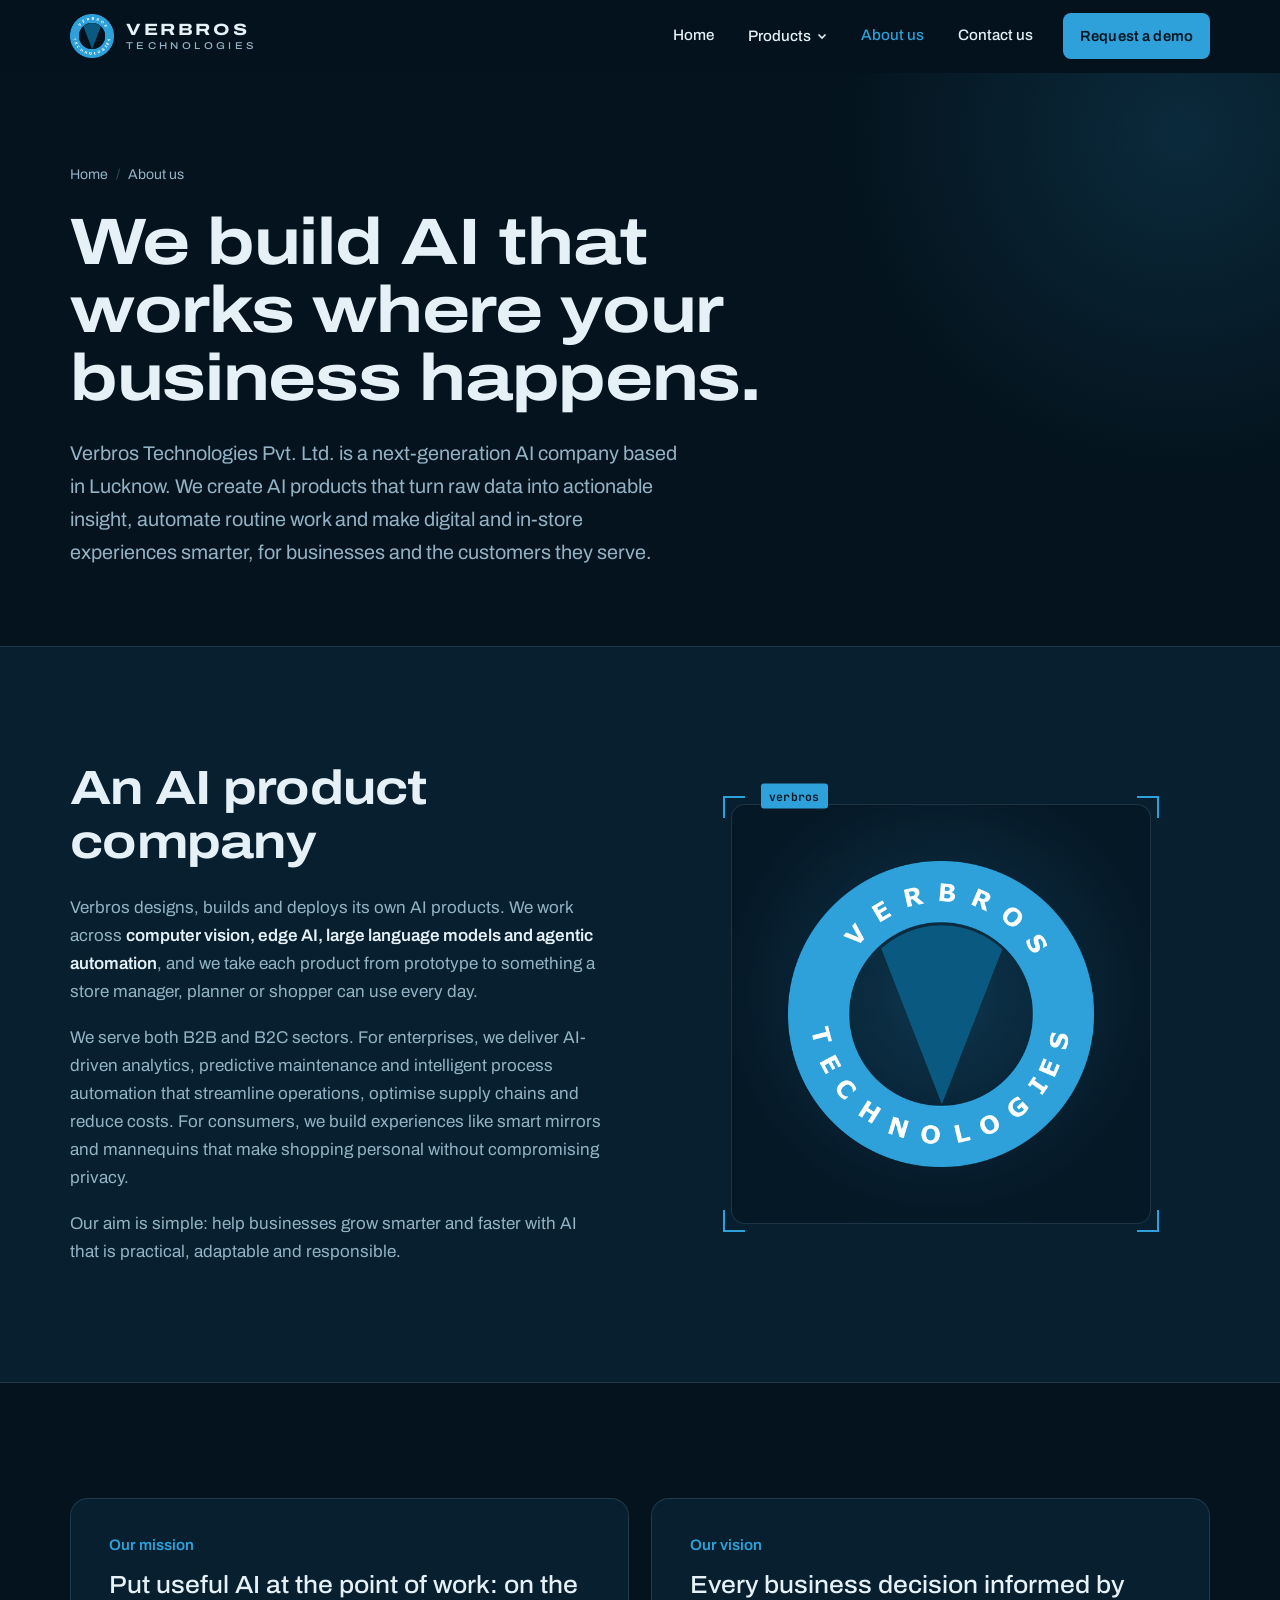
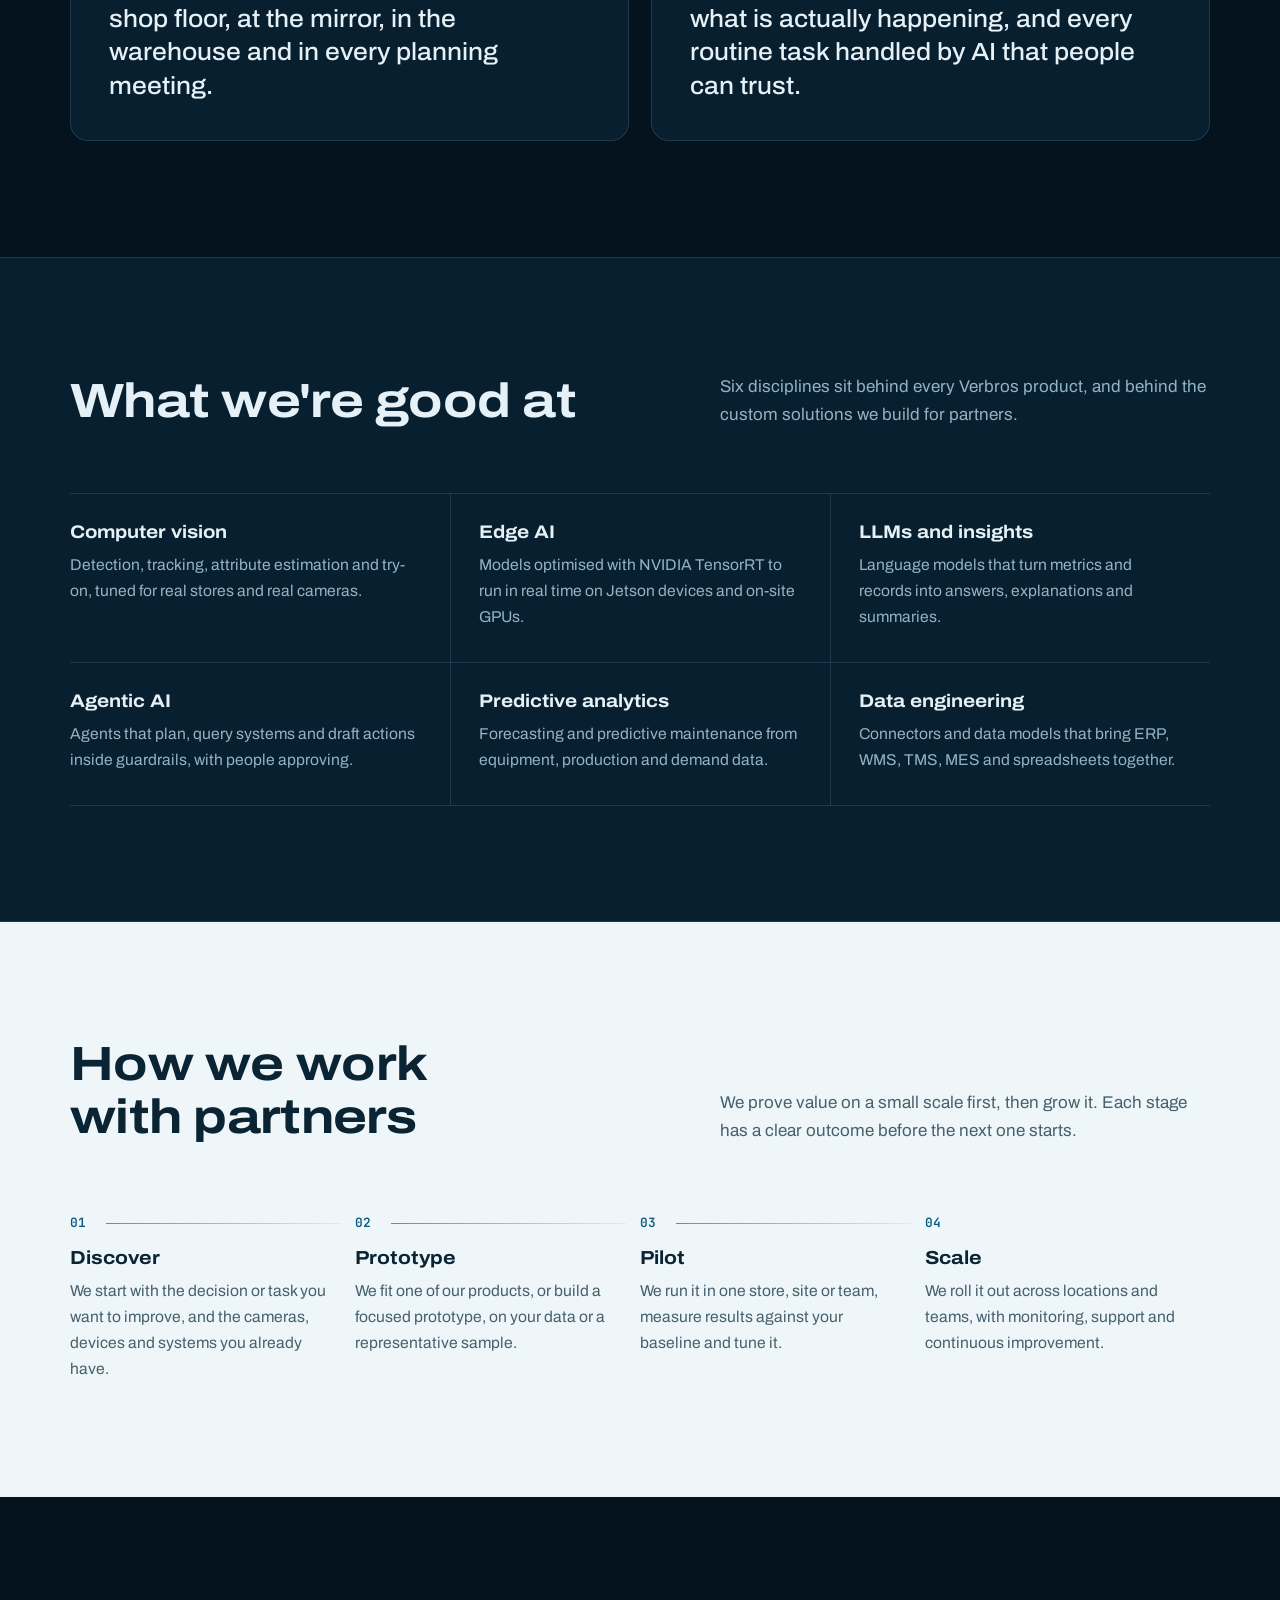
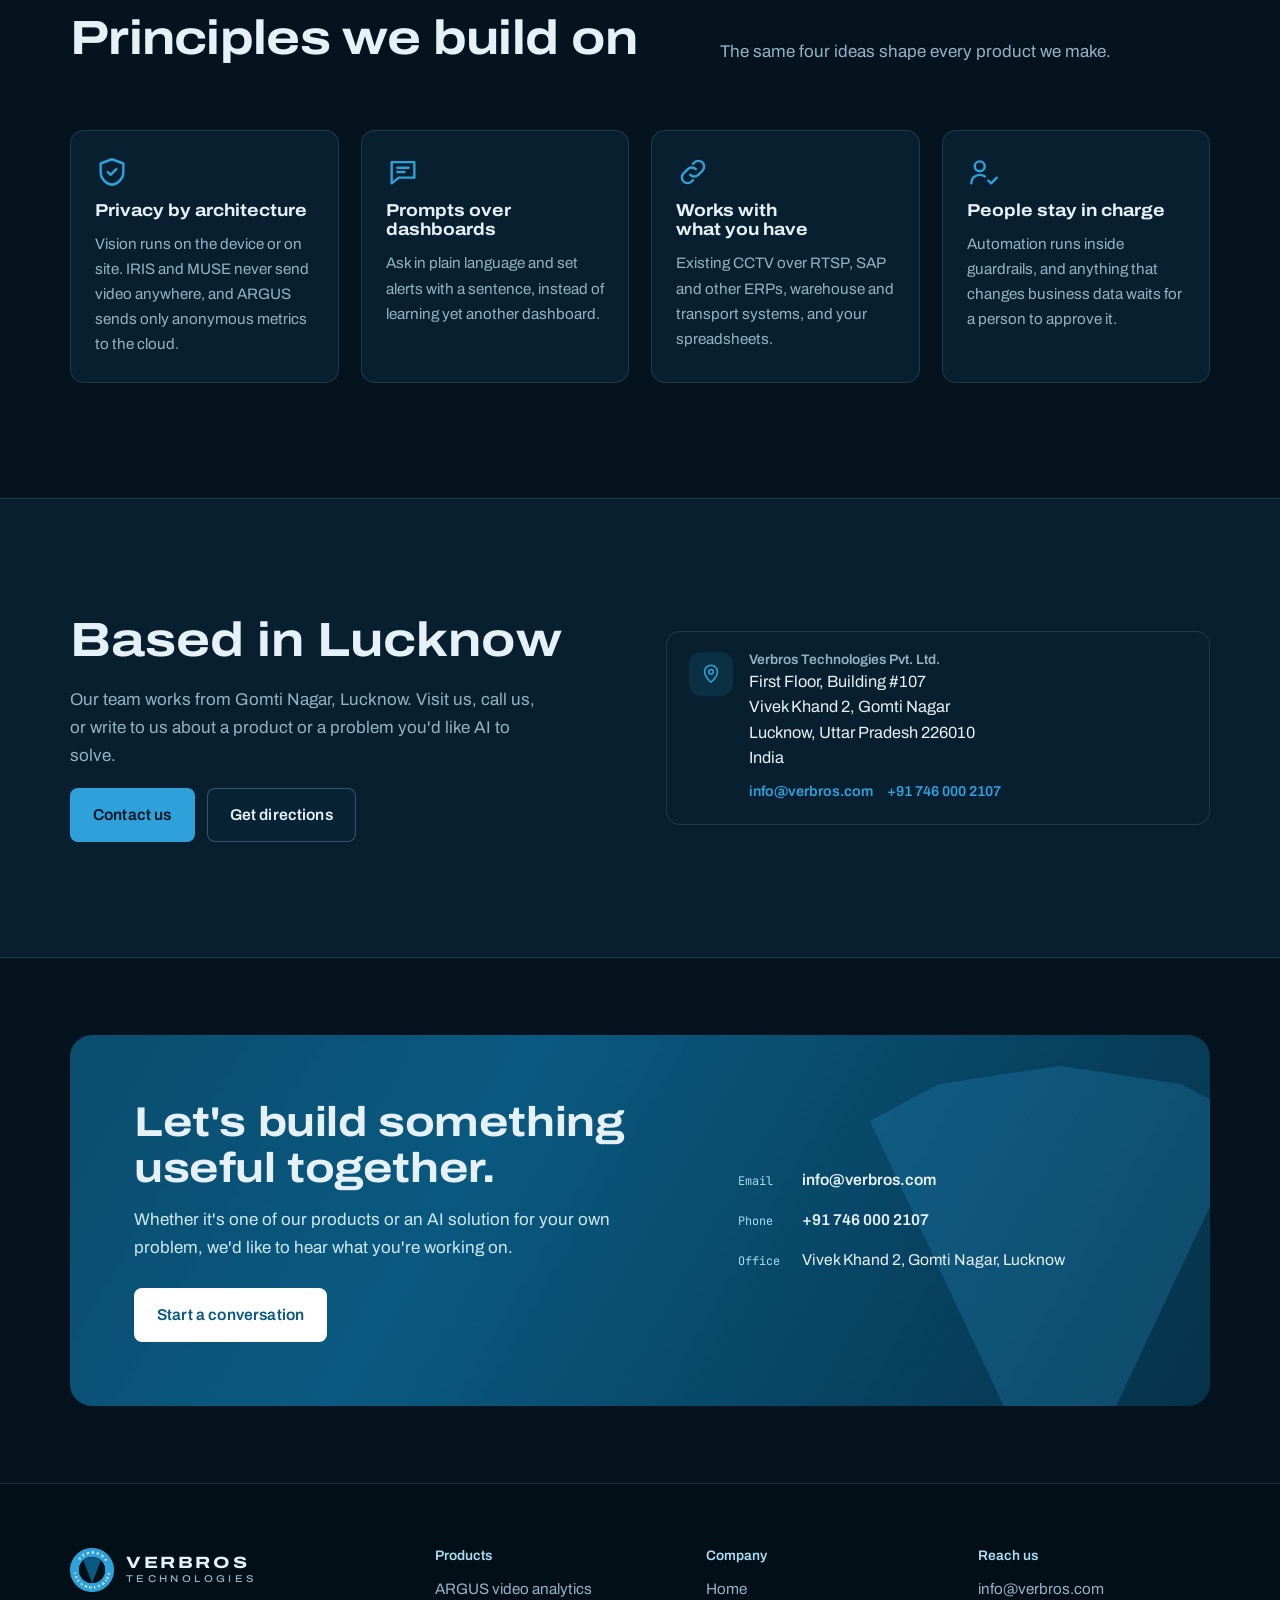
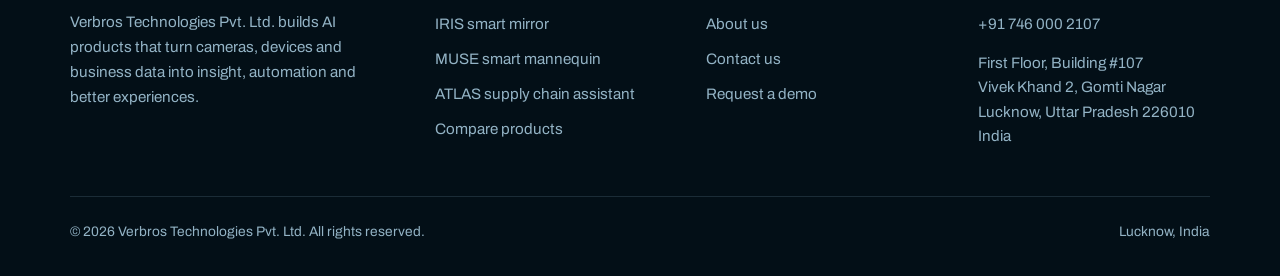
<file: about.html>
<!doctype html>
<html lang="en">
<head>
<meta charset="utf-8">
<meta name="viewport" content="width=device-width, initial-scale=1, viewport-fit=cover">
<title>About us | Verbros Technologies</title>
<meta name="description" content="Verbros Technologies Pvt. Ltd. is a Lucknow-based AI product company building computer vision, edge AI, LLM and agentic AI products for B2B and B2C.">
<link rel="canonical" href="https://verbros.com/about.html">
<meta name="theme-color" content="#04131d">
<meta property="og:type" content="website">
<meta property="og:site_name" content="Verbros Technologies">
<meta property="og:title" content="About us | Verbros Technologies">
<meta property="og:description" content="Verbros Technologies Pvt. Ltd. is a Lucknow-based AI product company building computer vision, edge AI, LLM and agentic AI products for B2B and B2C.">
<meta property="og:url" content="https://verbros.com/about.html">
<meta property="og:image" content="https://verbros.com/assets/img/og-image.png">
<meta name="twitter:card" content="summary_large_image">
<link rel="icon" type="image/png" href="assets/img/favicon.png">
<link rel="apple-touch-icon" href="assets/img/apple-touch-icon.png">
<link rel="preload" href="assets/fonts/archivo-variable.woff2" as="font" type="font/woff2" crossorigin>
<link rel="stylesheet" href="assets/css/style.css">
</head>
<body>
<a class="skip" href="#main">Skip to content</a>
<header class="site-header">
  <div class="wrap nav">
    <a class="brand" href="index.html" aria-label="Verbros Technologies home">
      <img src="assets/img/logo.png" alt="" width="44" height="44">
      <span class="brand-text"><span class="brand-name">VERBROS</span><span class="brand-sub">TECHNOLOGIES</span></span>
    </a>
    <ul class="nav-links" id="nav-links">
      <li><a class="nav-link" href="index.html">Home</a></li>
      <li class="has-menu">
        <button class="nav-link" type="button" aria-expanded="false" aria-haspopup="true">Products <svg class="chev" viewBox="0 0 10 10" aria-hidden="true"><path d="M1.5 3.5L5 7l3.5-3.5" fill="none" stroke="currentColor" stroke-width="1.6"/></svg></button>
        <ul class="menu">
          <li><a href="argus.html"><span class="m-name">ARGUS</span><span class="m-desc"><b>Video Analytics + LLM Insights</b>Turns CCTV into KPIs, insights and alerts</span></a></li><li><a href="iris.html"><span class="m-name">IRIS</span><span class="m-desc"><b>AI Smart Mirror</b>On-device try-on and recommendations</span></a></li><li><a href="muse.html"><span class="m-name">MUSE</span><span class="m-desc"><b>AI Smart Mannequin</b>Displays that restyle for every passer-by</span></a></li><li><a href="atlas.html"><span class="m-name">ATLAS</span><span class="m-desc"><b>Supply Chain Intelligent Assistant</b>One chat across ERP, WMS, TMS and MES</span></a></li>
          <li><a class="m-all" href="products.html">Compare all four products</a></li>
        </ul>
      </li>
      <li><a class="nav-link" href="about.html" aria-current="page">About us</a></li>
      <li><a class="nav-link" href="contact.html">Contact us</a></li>
      <li class="nav-cta"><a class="btn btn-primary btn-sm" href="contact.html#enquire">Request a demo</a></li>
    </ul>
    <button class="menu-toggle" type="button" aria-expanded="false" aria-controls="nav-links" aria-label="Open menu"><svg viewBox="0 0 24 24" aria-hidden="true"><path d="M3 7h18M3 12h18M3 17h18" stroke="currentColor" stroke-width="1.8" stroke-linecap="round"/></svg></button>
  </div>
</header>
<main id="main">
<section class="page-hero">
  <div class="wrap">
    <ol class="crumbs"><li><a href="index.html">Home</a></li><li aria-current="page">About us</li></ol>
    <h1>We build AI that works where your business happens.</h1>
    <p class="lede">Verbros Technologies Pvt. Ltd. is a next-generation AI company based in Lucknow. We create AI products that turn raw data into actionable insight, automate routine work and make digital and in-store experiences smarter, for businesses and the customers they serve.</p>
  </div>
</section>

<section class="section band">
  <div class="wrap overview">
    <div style="display:grid;gap:24px;align-content:start">
      <h2>An AI product company</h2>
      <div class="prose">
        <p>Verbros designs, builds and deploys its own AI products. We work across <strong>computer vision, edge AI, large language models and agentic automation</strong>, and we take each product from prototype to something a store manager, planner or shopper can use every day.</p>
        <p>We serve both B2B and B2C sectors. For enterprises, we deliver AI-driven analytics, predictive maintenance and intelligent process automation that streamline operations, optimise supply chains and reduce costs. For consumers, we build experiences like smart mirrors and mannequins that make shopping personal without compromising privacy.</p>
        <p>Our aim is simple: help businesses grow smarter and faster with AI that is practical, adaptable and responsible.</p>
      </div>
    </div>
    <div class="frame" style="max-width:420px;justify-self:center;align-self:center;width:100%"><span class="frame-tag">verbros</span>
      <div class="art" style="padding:clamp(28px,5vw,56px);background:radial-gradient(circle at 50% 45%, rgba(46,161,218,.22), transparent 70%), #051826"><img src="assets/img/logo-512.png" alt="Verbros Technologies logo" width="512" height="512" style="width:100%;height:auto"></div>
    </div>
  </div>
</section>

<section class="section">
  <div class="wrap">
    <div class="mv">
      <article><h3>Our mission</h3><p>Put useful AI at the point of work: on the shop floor, at the mirror, in the warehouse and in every planning meeting.</p></article>
      <article><h3>Our vision</h3><p>Every business decision informed by what is actually happening, and every routine task handled by AI that people can trust.</p></article>
    </div>
  </div>
</section>

<section class="section band">
  <div class="wrap">
    <div class="section-head">
      <h2>What we're good at</h2>
      <p>Six disciplines sit behind every Verbros product, and behind the custom solutions we build for partners.</p>
    </div>
    <div class="cap-grid"><div class="cap"><h3>Computer vision</h3><p>Detection, tracking, attribute estimation and try-on, tuned for real stores and real cameras.</p></div><div class="cap"><h3>Edge AI</h3><p>Models optimised with NVIDIA TensorRT to run in real time on Jetson devices and on-site GPUs.</p></div><div class="cap"><h3>LLMs and insights</h3><p>Language models that turn metrics and records into answers, explanations and summaries.</p></div><div class="cap"><h3>Agentic AI</h3><p>Agents that plan, query systems and draft actions inside guardrails, with people approving.</p></div><div class="cap"><h3>Predictive analytics</h3><p>Forecasting and predictive maintenance from equipment, production and demand data.</p></div><div class="cap"><h3>Data engineering</h3><p>Connectors and data models that bring ERP, WMS, TMS, MES and spreadsheets together.</p></div></div>
  </div>
</section>

<section class="section paper">
  <div class="wrap">
    <div class="section-head">
      <h2>How we work with partners</h2>
      <p>We prove value on a small scale first, then grow it. Each stage has a clear outcome before the next one starts.</p>
    </div>
    <ol class="steps" style="--n:4"><li><h3>Discover</h3><p>We start with the decision or task you want to improve, and the cameras, devices and systems you already have.</p></li><li><h3>Prototype</h3><p>We fit one of our products, or build a focused prototype, on your data or a representative sample.</p></li><li><h3>Pilot</h3><p>We run it in one store, site or team, measure results against your baseline and tune it.</p></li><li><h3>Scale</h3><p>We roll it out across locations and teams, with monitoring, support and continuous improvement.</p></li></ol>
  </div>
</section>

<section class="section">
  <div class="wrap">
    <div class="section-head">
      <h2>Principles we build on</h2>
      <p>The same four ideas shape every product we make.</p>
    </div>
    <ul class="principles"><li class="principle"><svg viewBox="0 0 24 24" fill="none" stroke="currentColor" stroke-width="1.7" stroke-linecap="round" stroke-linejoin="round" aria-hidden="true"><path d="M12 3l8 3v6c0 4.5-3.4 8.3-8 9-4.6-.7-8-4.5-8-9V6z"/><path d="M9 12l2 2 4-4"/></svg><h3>Privacy by architecture</h3><p>Vision runs on the device or on site. IRIS and MUSE never send video anywhere, and ARGUS sends only anonymous metrics to the cloud.</p></li><li class="principle"><svg viewBox="0 0 24 24" fill="none" stroke="currentColor" stroke-width="1.7" stroke-linecap="round" stroke-linejoin="round" aria-hidden="true"><path d="M4 5h16v11H9l-5 4z"/><path d="M8 9h8M8 12h5"/></svg><h3>Prompts over dashboards</h3><p>Ask in plain language and set alerts with a sentence, instead of learning yet another dashboard.</p></li><li class="principle"><svg viewBox="0 0 24 24" fill="none" stroke="currentColor" stroke-width="1.7" stroke-linecap="round" stroke-linejoin="round" aria-hidden="true"><path d="M10 14a4 4 0 0 0 5.7 0l3-3a4 4 0 0 0-5.7-5.7l-1 1"/><path d="M14 10a4 4 0 0 0-5.7 0l-3 3a4 4 0 0 0 5.7 5.7l1-1"/></svg><h3>Works with what you have</h3><p>Existing CCTV over RTSP, SAP and other ERPs, warehouse and transport systems, and your spreadsheets.</p></li><li class="principle"><svg viewBox="0 0 24 24" fill="none" stroke="currentColor" stroke-width="1.7" stroke-linecap="round" stroke-linejoin="round" aria-hidden="true"><circle cx="9" cy="8" r="3.5"/><path d="M3 20c0-3.6 2.7-6 6-6 1.4 0 2.6.4 3.6 1.1"/><path d="M15 18l2 2 4-4"/></svg><h3>People stay in charge</h3><p>Automation runs inside guardrails, and anything that changes business data waits for a person to approve it.</p></li></ul>
  </div>
</section>

<section class="section band">
  <div class="wrap hq">
    <div style="display:grid;gap:18px">
      <h2 style="font-size:var(--step-3);font-stretch:118%">Based in Lucknow</h2>
      <p class="muted" style="max-width:48ch">Our team works from Gomti Nagar, Lucknow. Visit us, call us, or write to us about a product or a problem you'd like AI to solve.</p>
      <div class="btn-row"><a class="btn btn-primary" href="contact.html#enquire">Contact us</a><a class="btn btn-ghost" href="https://www.google.com/maps/search/?api=1&query=Building+107%2C+Vivek+Khand+2%2C+Gomti+Nagar%2C+Lucknow+226010" target="_blank" rel="noopener">Get directions</a></div>
    </div>
    <div class="channel" style="grid-template-columns:44px minmax(0,1fr)">
      <span class="c-ico"><svg viewBox="0 0 24 24" fill="none" stroke="currentColor" stroke-width="1.7" stroke-linecap="round" stroke-linejoin="round" aria-hidden="true"><path d="M12 21s-7-6.2-7-11.5a7 7 0 0 1 14 0C19 14.8 12 21 12 21z"/><circle cx="12" cy="9.5" r="2.5"/></svg></span>
      <div>
        <h3>Verbros Technologies Pvt. Ltd.</h3>
        <address>First Floor, Building #107<br>Vivek Khand 2, Gomti Nagar<br>Lucknow, Uttar Pradesh 226010<br>India</address>
        <div class="c-actions"><a href="mailto:info@verbros.com">info@verbros.com</a><a href="tel:+917460002107">+91 746 000 2107</a></div>
      </div>
    </div>
  </div>
</section>

<section class="section-tight">
  <div class="wrap">
    <div class="cta-band">
      <div>
        <h2>Let's build something useful together.</h2>
        <p>Whether it's one of our products or an AI solution for your own problem, we'd like to hear what you're working on.</p>
        <div class="btn-row" style="margin-top:26px; position:relative; z-index:1"><a class="btn btn-primary" href="contact.html#enquire">Start a conversation</a></div>
      </div>
      <div class="contact-mini">
        <div class="line"><span>Email</span><a href="mailto:info@verbros.com">info@verbros.com</a></div>
        <div class="line"><span>Phone</span><a href="tel:+917460002107">+91 746 000 2107</a></div>
        <div class="line"><span>Office</span><span style="font-family:inherit;font-size:inherit;color:#e6f1f7;width:auto">Vivek Khand 2, Gomti Nagar, Lucknow</span></div>
      </div>
    </div>
  </div>
</section>

</main>
<footer class="site-footer">
  <div class="wrap">
    <div class="foot-grid">
      <div class="foot-brand">
        <a class="brand" href="index.html" aria-label="Verbros Technologies home">
          <img src="assets/img/logo.png" alt="" width="44" height="44">
          <span class="brand-text"><span class="brand-name">VERBROS</span><span class="brand-sub">TECHNOLOGIES</span></span>
        </a>
        <p>Verbros Technologies Pvt. Ltd. builds AI products that turn cameras, devices and business data into insight, automation and better experiences.</p>
      </div>
      <div>
        <h3>Products</h3>
        <ul><li><a href="argus.html">ARGUS video analytics</a></li><li><a href="iris.html">IRIS smart mirror</a></li><li><a href="muse.html">MUSE smart mannequin</a></li><li><a href="atlas.html">ATLAS supply chain assistant</a></li><li><a href="products.html">Compare products</a></li></ul>
      </div>
      <div>
        <h3>Company</h3>
        <ul><li><a href="index.html">Home</a></li><li><a href="about.html">About us</a></li><li><a href="contact.html">Contact us</a></li><li><a href="contact.html#enquire">Request a demo</a></li></ul>
      </div>
      <div>
        <h3>Reach us</h3>
        <ul>
          <li><a href="mailto:info@verbros.com">info@verbros.com</a></li>
          <li><a href="tel:+917460002107">+91 746 000 2107</a></li>
        </ul>
        <address style="margin-top:14px">First Floor, Building #107<br>Vivek Khand 2, Gomti Nagar<br>Lucknow, Uttar Pradesh 226010<br>India</address>
      </div>
    </div>
    <div class="foot-bottom">
      <span>&copy; <span data-year>2026</span> Verbros Technologies Pvt. Ltd. All rights reserved.</span>
      <span>Lucknow, India</span>
    </div>
  </div>
</footer>
<script src="assets/js/main.js" defer></script>
<script>document.querySelectorAll('[data-year]').forEach(function(e){e.textContent=new Date().getFullYear()})</script>
</body>
</html>
</file>
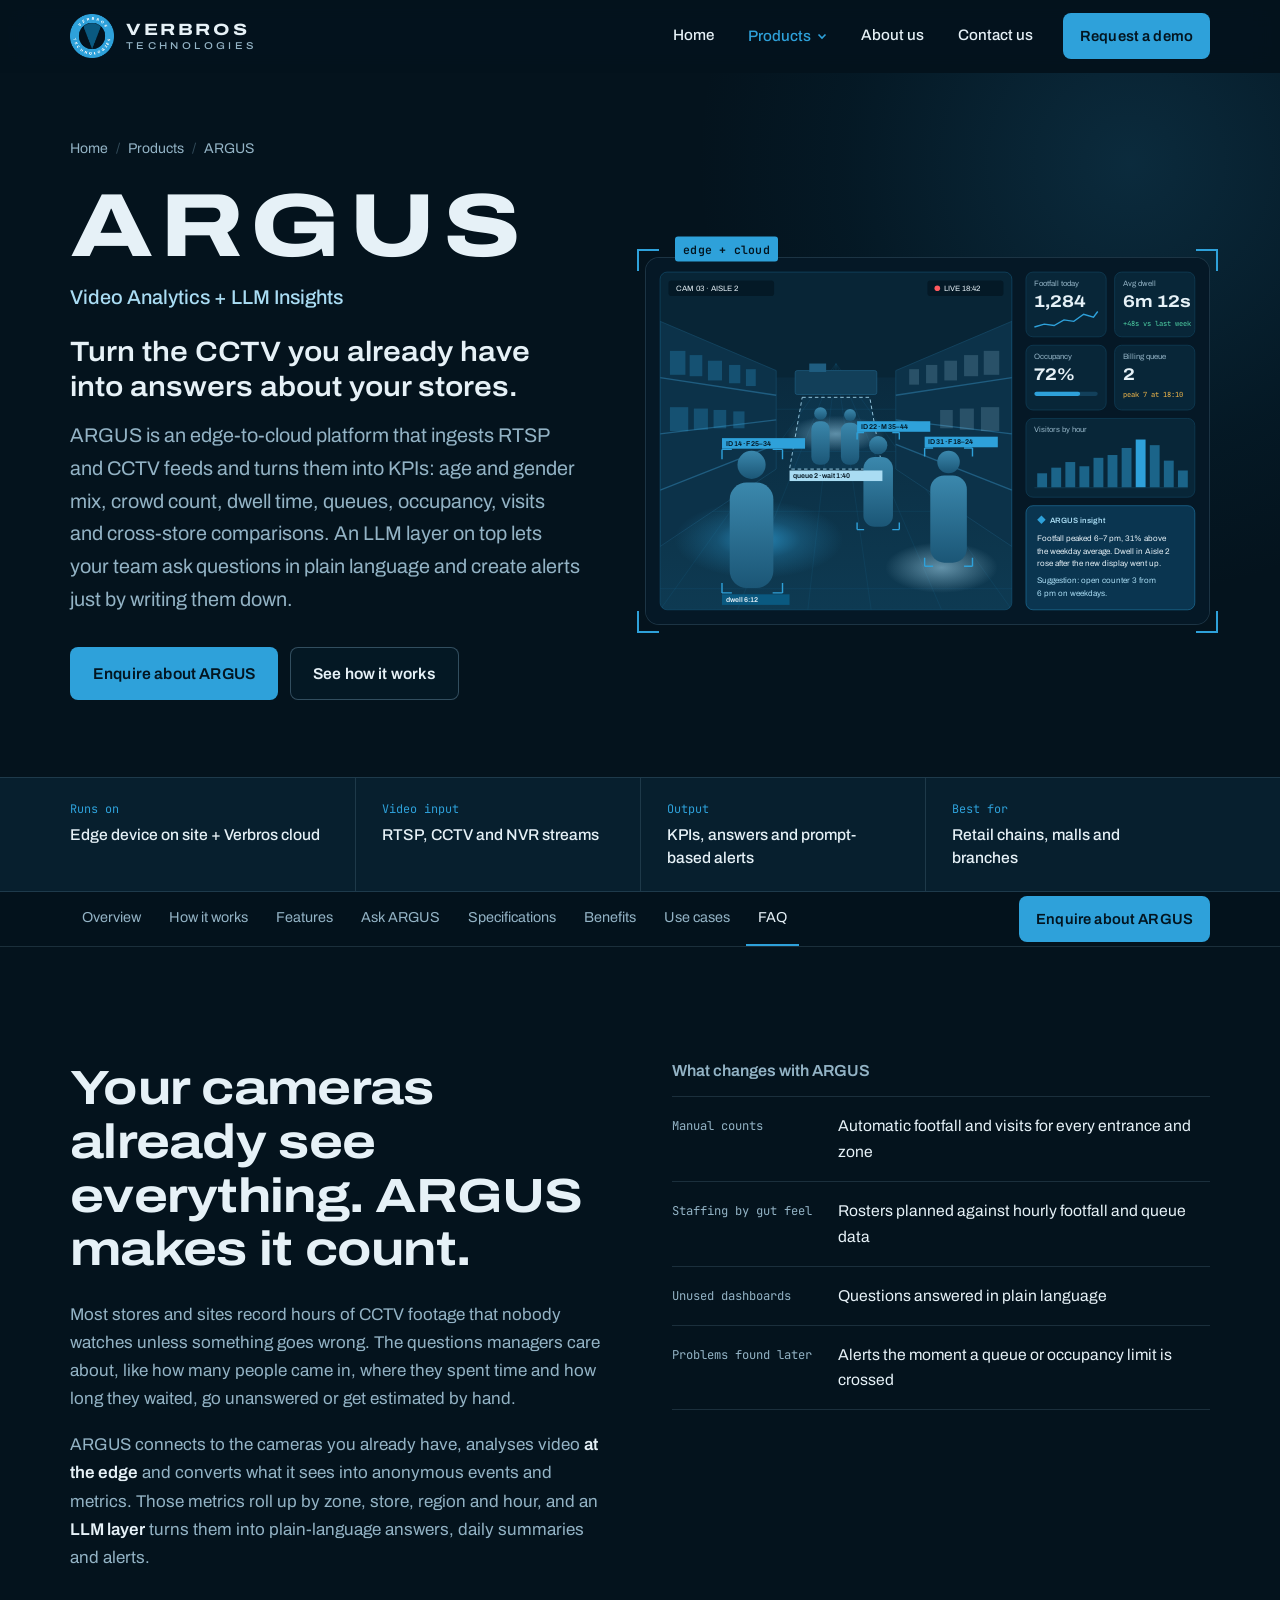
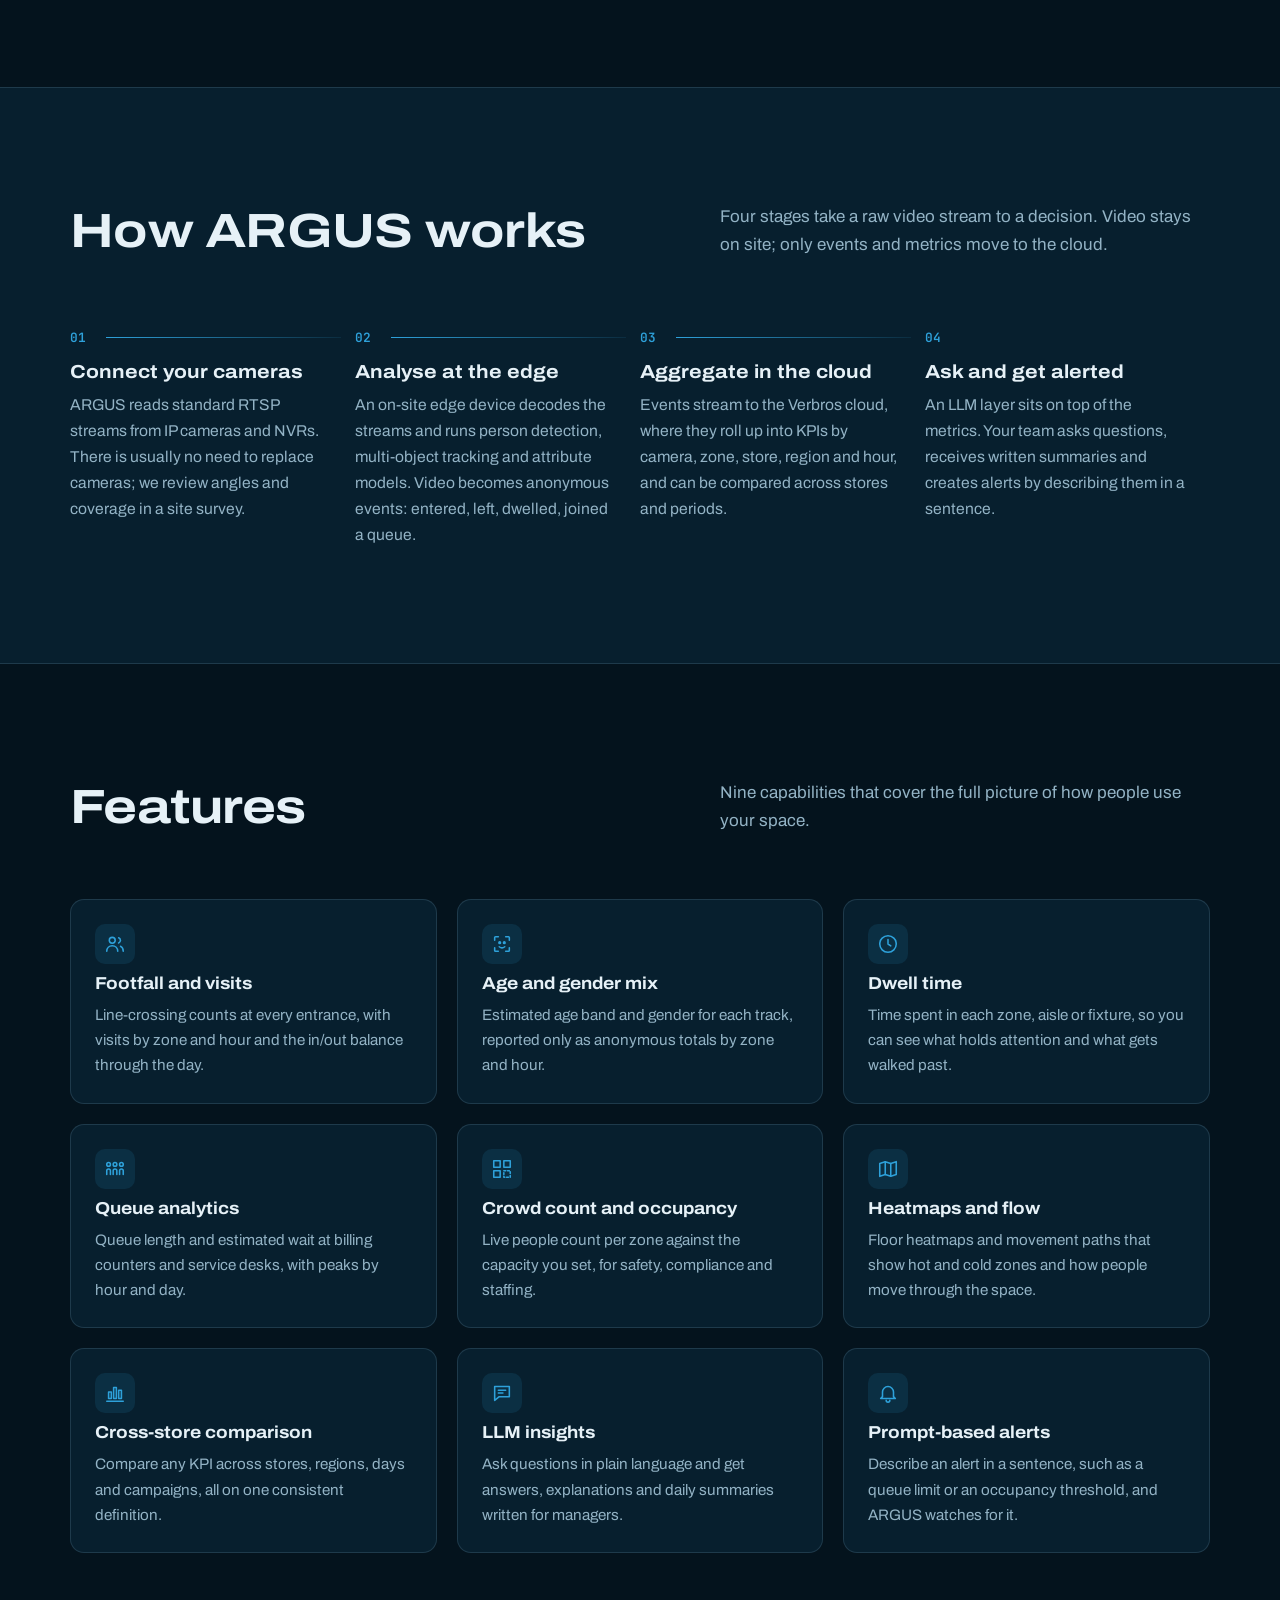
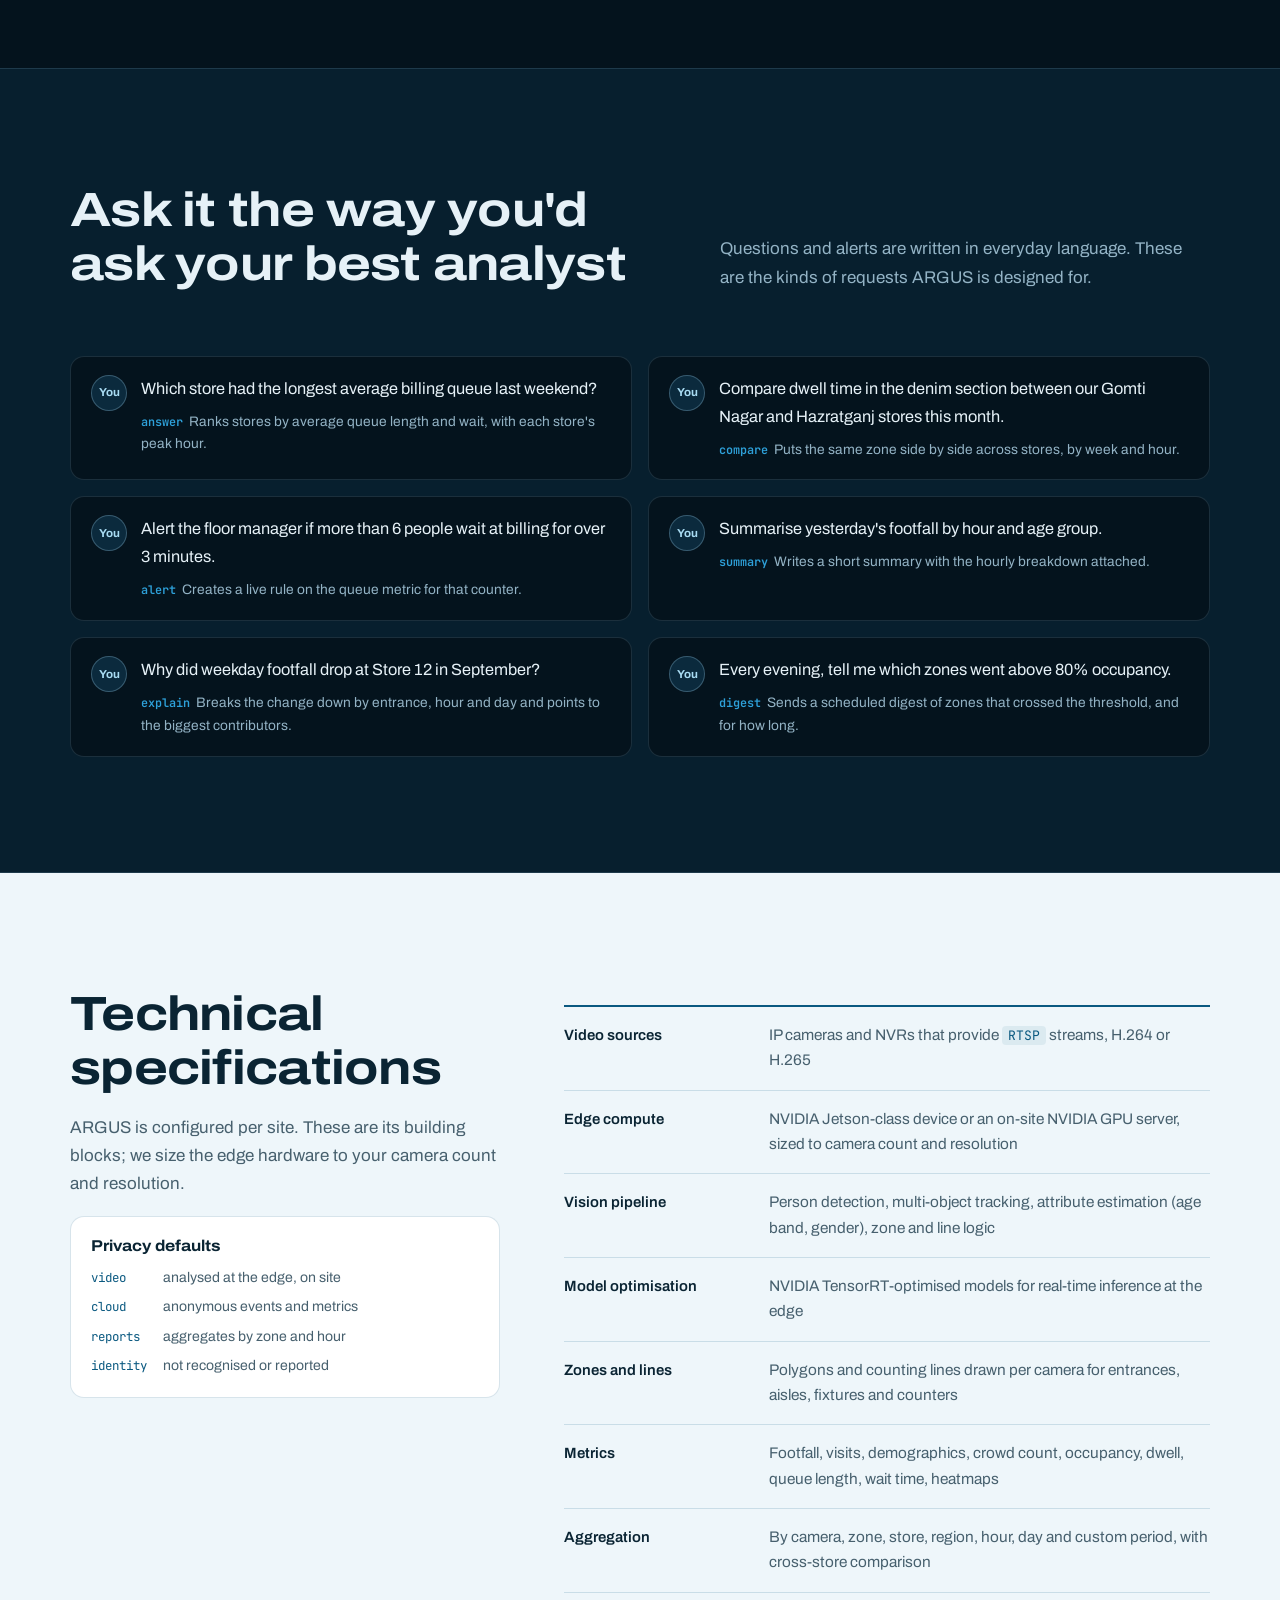
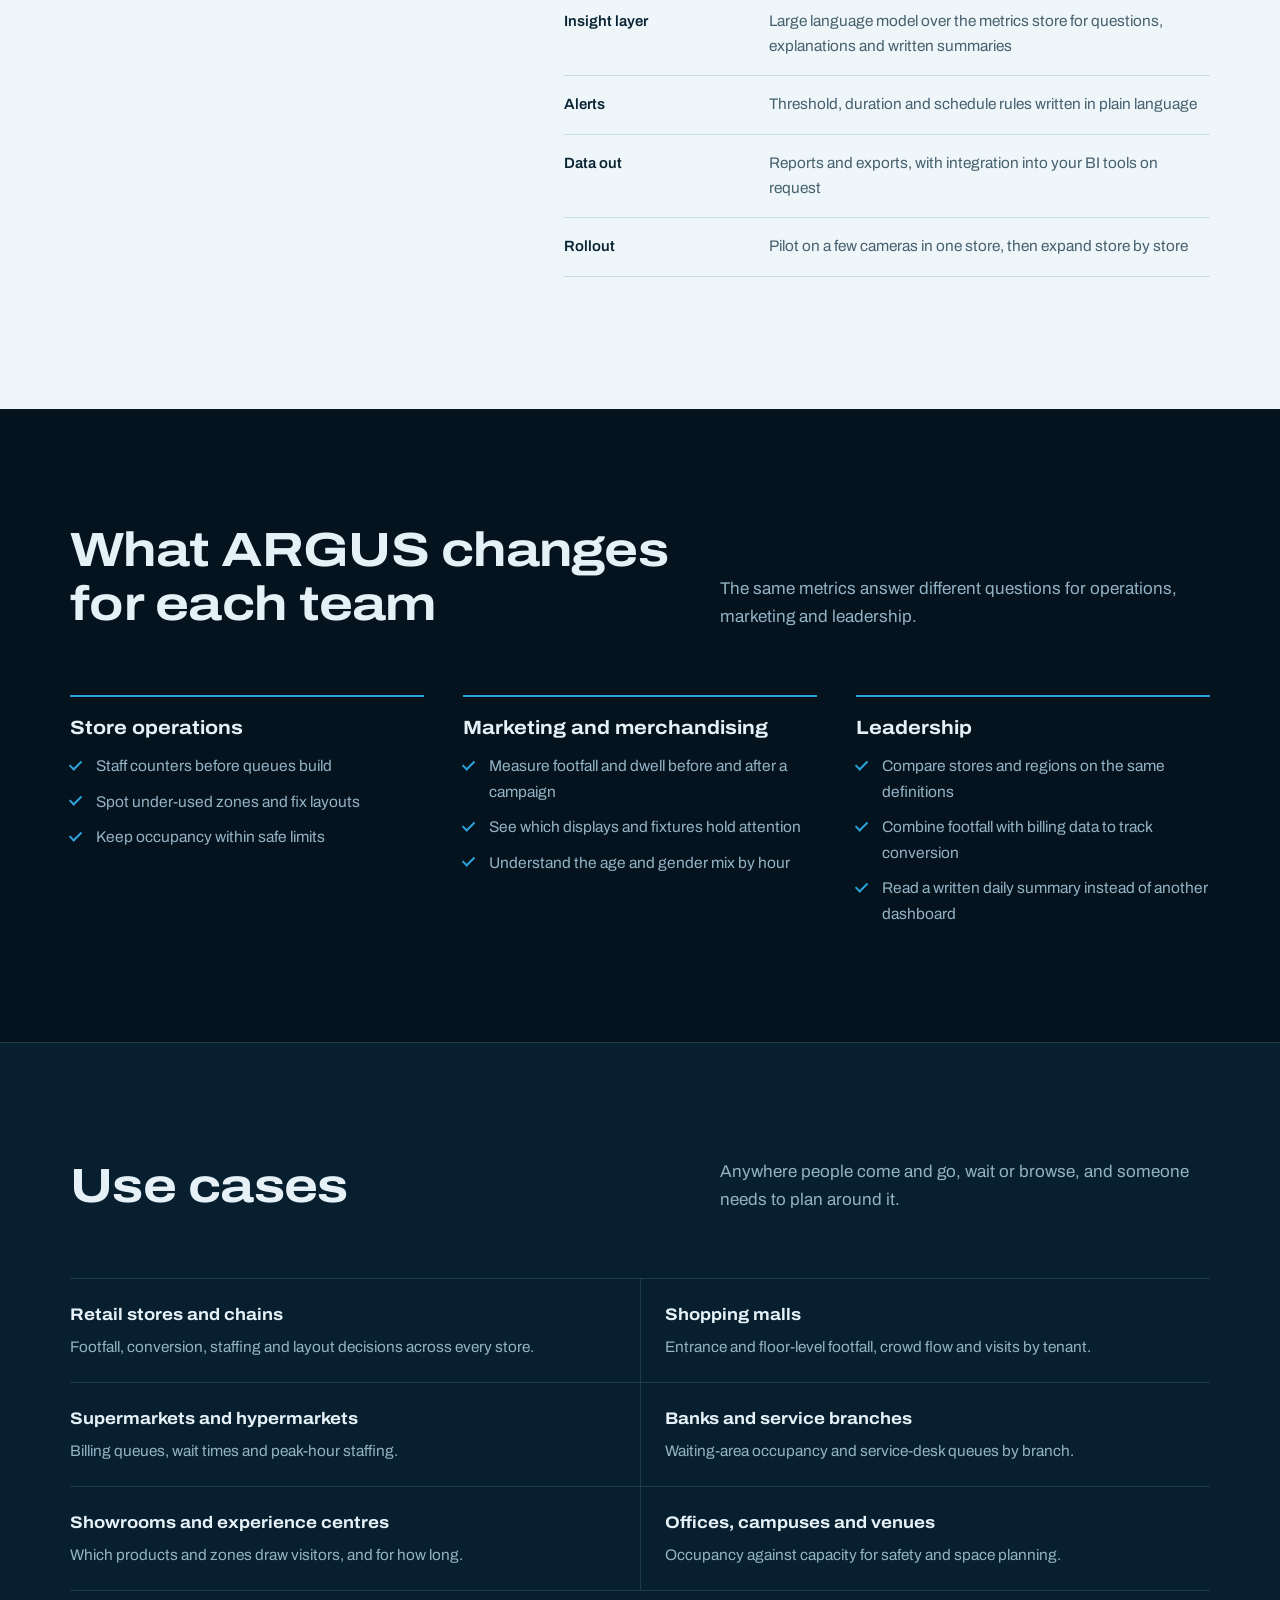
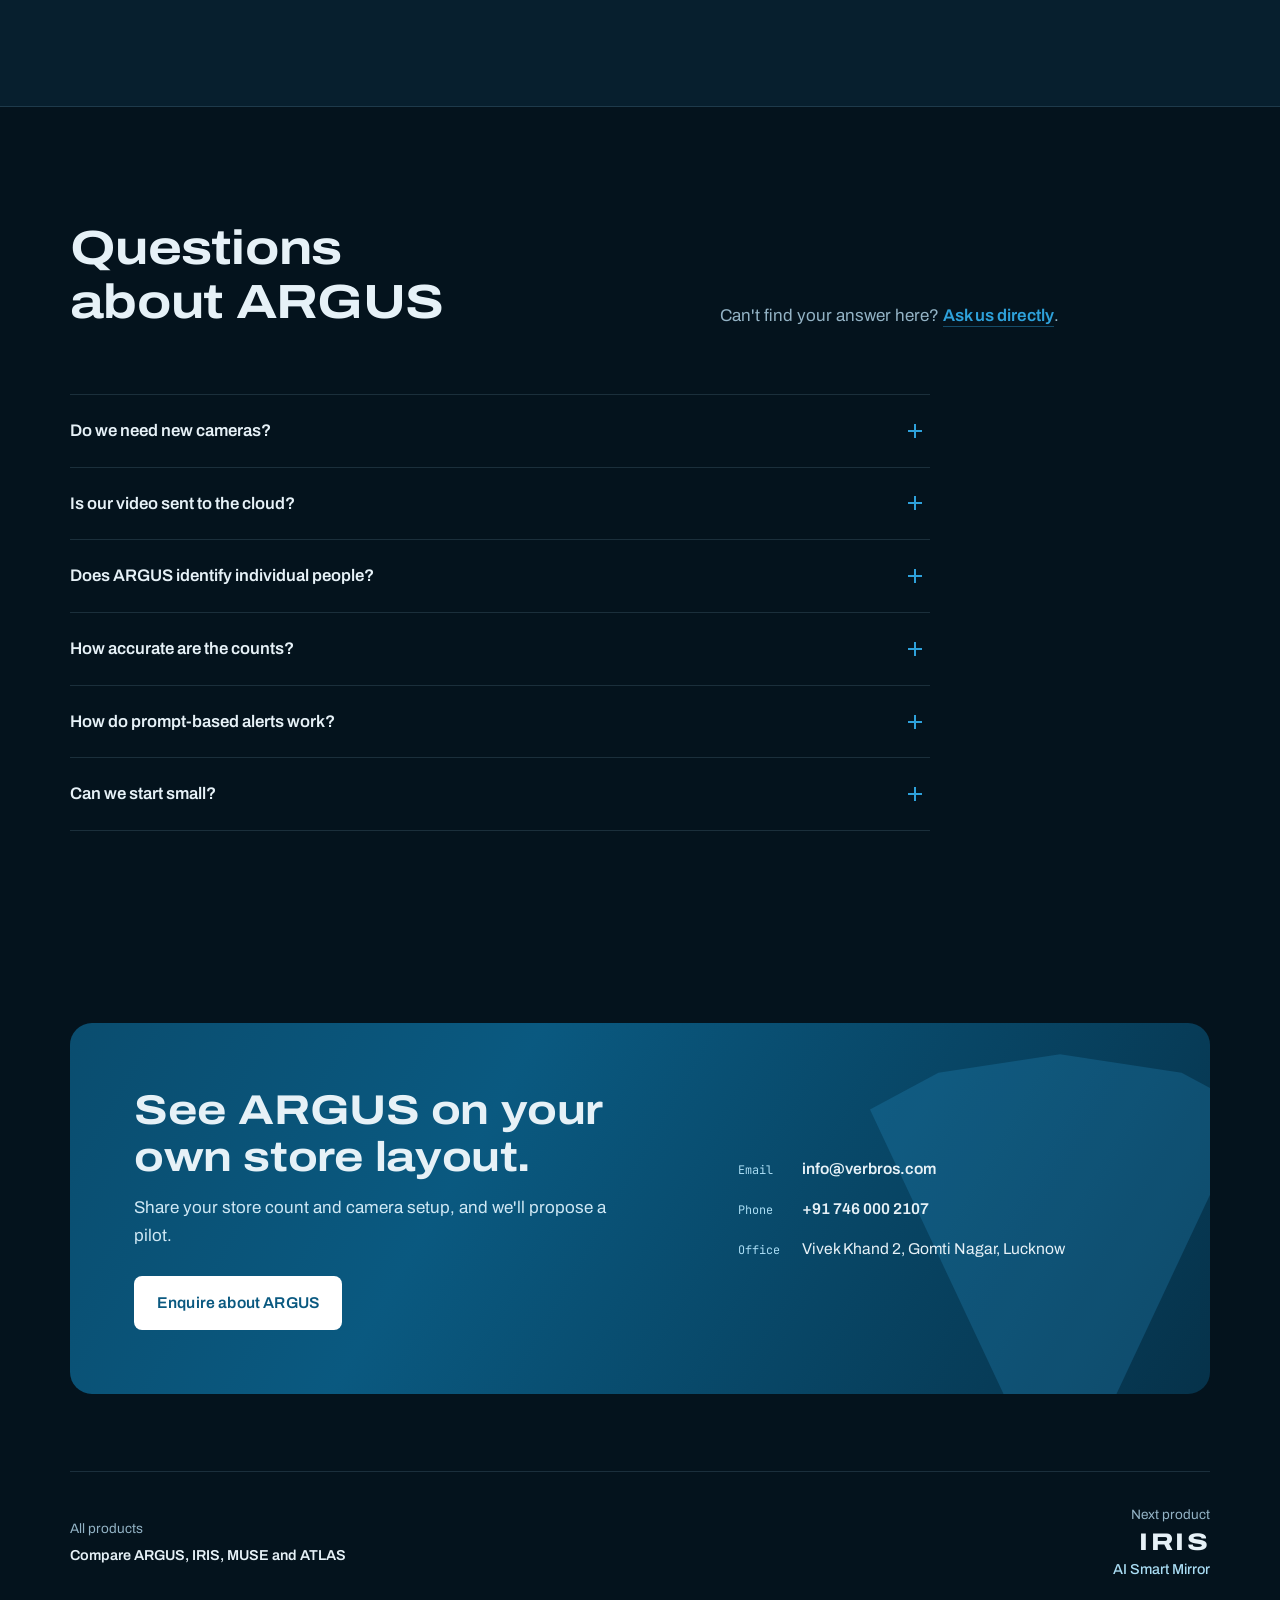
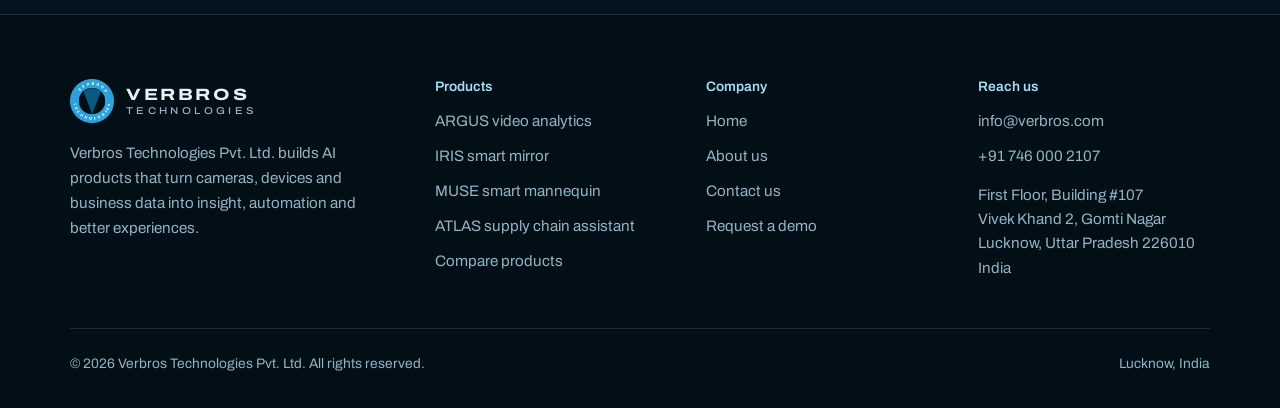
<file: argus.html>
<!doctype html>
<html lang="en">
<head>
<meta charset="utf-8">
<meta name="viewport" content="width=device-width, initial-scale=1, viewport-fit=cover">
<title>ARGUS, Video Analytics + LLM Insights | Verbros Technologies</title>
<meta name="description" content="ARGUS by Verbros turns RTSP and CCTV feeds into footfall, demographics, dwell, queue and occupancy KPIs, with LLM insights and prompt-based alerts.">
<link rel="canonical" href="https://verbros.com/argus.html">
<meta name="theme-color" content="#04131d">
<meta property="og:type" content="website">
<meta property="og:site_name" content="Verbros Technologies">
<meta property="og:title" content="ARGUS, Video Analytics + LLM Insights | Verbros Technologies">
<meta property="og:description" content="ARGUS by Verbros turns RTSP and CCTV feeds into footfall, demographics, dwell, queue and occupancy KPIs, with LLM insights and prompt-based alerts.">
<meta property="og:url" content="https://verbros.com/argus.html">
<meta property="og:image" content="https://verbros.com/assets/img/og-image.png">
<meta name="twitter:card" content="summary_large_image">
<link rel="icon" type="image/png" href="assets/img/favicon.png">
<link rel="apple-touch-icon" href="assets/img/apple-touch-icon.png">
<link rel="preload" href="assets/fonts/archivo-variable.woff2" as="font" type="font/woff2" crossorigin>
<link rel="stylesheet" href="assets/css/style.css">
</head>
<body>
<a class="skip" href="#main">Skip to content</a>
<header class="site-header">
  <div class="wrap nav">
    <a class="brand" href="index.html" aria-label="Verbros Technologies home">
      <img src="assets/img/logo.png" alt="" width="44" height="44">
      <span class="brand-text"><span class="brand-name">VERBROS</span><span class="brand-sub">TECHNOLOGIES</span></span>
    </a>
    <ul class="nav-links" id="nav-links">
      <li><a class="nav-link" href="index.html">Home</a></li>
      <li class="has-menu">
        <button class="nav-link" type="button" aria-expanded="false" aria-haspopup="true" aria-current="true">Products <svg class="chev" viewBox="0 0 10 10" aria-hidden="true"><path d="M1.5 3.5L5 7l3.5-3.5" fill="none" stroke="currentColor" stroke-width="1.6"/></svg></button>
        <ul class="menu">
          <li><a href="argus.html"><span class="m-name">ARGUS</span><span class="m-desc"><b>Video Analytics + LLM Insights</b>Turns CCTV into KPIs, insights and alerts</span></a></li><li><a href="iris.html"><span class="m-name">IRIS</span><span class="m-desc"><b>AI Smart Mirror</b>On-device try-on and recommendations</span></a></li><li><a href="muse.html"><span class="m-name">MUSE</span><span class="m-desc"><b>AI Smart Mannequin</b>Displays that restyle for every passer-by</span></a></li><li><a href="atlas.html"><span class="m-name">ATLAS</span><span class="m-desc"><b>Supply Chain Intelligent Assistant</b>One chat across ERP, WMS, TMS and MES</span></a></li>
          <li><a class="m-all" href="products.html">Compare all four products</a></li>
        </ul>
      </li>
      <li><a class="nav-link" href="about.html">About us</a></li>
      <li><a class="nav-link" href="contact.html">Contact us</a></li>
      <li class="nav-cta"><a class="btn btn-primary btn-sm" href="contact.html#enquire">Request a demo</a></li>
    </ul>
    <button class="menu-toggle" type="button" aria-expanded="false" aria-controls="nav-links" aria-label="Open menu"><svg viewBox="0 0 24 24" aria-hidden="true"><path d="M3 7h18M3 12h18M3 17h18" stroke="currentColor" stroke-width="1.8" stroke-linecap="round"/></svg></button>
  </div>
</header>
<main id="main">
<section class="p-hero">
  <div class="wrap">
    <ol class="crumbs"><li><a href="index.html">Home</a></li><li><a href="products.html">Products</a></li><li aria-current="page">ARGUS</li></ol>
    <div class="p-hero-grid">
      <div>
        <h1><span class="pname">ARGUS</span><span class="ptype">Video Analytics + LLM Insights</span></h1>
        <p class="tagline">Turn the CCTV you already have into answers about your stores.</p>
        <p class="lede">ARGUS is an edge-to-cloud platform that ingests RTSP and CCTV feeds and turns them into KPIs: age and gender mix, crowd count, dwell time, queues, occupancy, visits and cross-store comparisons. An LLM layer on top lets your team ask questions in plain language and create alerts just by writing them down.</p>
        <div class="btn-row">
          <a class="btn btn-primary" href="contact.html#enquire-argus">Enquire about ARGUS</a>
          <a class="btn btn-ghost" href="#how">See how it works</a>
        </div>
      </div>
      <div class="frame"><span class="frame-tag">edge + cloud</span><div class="art"><svg class="ill" role="img" aria-label="ARGUS camera view with people detected, tracked and labelled, a queue zone and floor heatmap, next to footfall, dwell, occupancy and queue metrics and a written insight" viewBox="0 0 800 520" xmlns="http://www.w3.org/2000/svg">
  <defs>
    <clipPath id="ar-cam"><rect x="20" y="20" width="500" height="480" rx="10"/></clipPath>
    <linearGradient id="ar-floor" x1="0" y1="0" x2="0" y2="1">
      <stop offset="0" stop-color="#0a2b3f"/><stop offset="1" stop-color="#0e3a52"/>
    </linearGradient>
    <linearGradient id="ar-person" x1="0" y1="0" x2="0" y2="1">
      <stop offset="0" stop-color="#3b88ad"/><stop offset="1" stop-color="#1b5676"/>
    </linearGradient>
    <radialGradient id="ar-heat1"><stop offset="0" stop-color="#2ea1da" stop-opacity=".75"/><stop offset=".5" stop-color="#2ea1da" stop-opacity=".25"/><stop offset="1" stop-color="#2ea1da" stop-opacity="0"/></radialGradient>
    <radialGradient id="ar-heat2"><stop offset="0" stop-color="#a9dcf3" stop-opacity=".55"/><stop offset="1" stop-color="#a9dcf3" stop-opacity="0"/></radialGradient>
  </defs>
  <rect width="800" height="520" fill="#051826"/>

  <!-- camera view -->
  <g clip-path="url(#ar-cam)">
    <rect x="20" y="20" width="500" height="480" fill="#082536"/>
    <polygon points="20,170 520,170 520,500 20,500" fill="url(#ar-floor)"/>
    <g stroke="#2ea1da" stroke-opacity=".12" stroke-width="1">
      <line x1="270" y1="150" x2="20" y2="500"/><line x1="270" y1="150" x2="130" y2="500"/>
      <line x1="270" y1="150" x2="230" y2="500"/><line x1="270" y1="150" x2="320" y2="500"/>
      <line x1="270" y1="150" x2="420" y2="500"/><line x1="270" y1="150" x2="520" y2="500"/>
      <line x1="20" y1="215" x2="520" y2="215"/><line x1="20" y1="275" x2="520" y2="275"/>
      <line x1="20" y1="360" x2="520" y2="360"/><line x1="20" y1="470" x2="520" y2="470"/>
    </g>
    <!-- shelves -->
    <polygon points="20,90 185,160 185,300 20,410" fill="#0c3249" stroke="#164a68"/>
    <g stroke="#1f5d80" stroke-width="2"><line x1="20" y1="170" x2="185" y2="195"/><line x1="20" y1="250" x2="185" y2="230"/><line x1="20" y1="330" x2="185" y2="265"/></g>
    <g fill="#2ea1da" fill-opacity=".28">
      <rect x="34" y="132" width="22" height="34"/><rect x="62" y="138" width="18" height="30"/><rect x="88" y="146" width="20" height="28"/><rect x="118" y="152" width="16" height="26"/><rect x="142" y="158" width="14" height="24"/>
      <rect x="34" y="212" width="26" height="34"/><rect x="68" y="214" width="20" height="30"/><rect x="96" y="216" width="18" height="26"/><rect x="124" y="218" width="16" height="24"/>
    </g>
    <polygon points="520,90 355,160 355,300 520,410" fill="#0c3249" stroke="#164a68"/>
    <g stroke="#1f5d80" stroke-width="2"><line x1="520" y1="170" x2="355" y2="195"/><line x1="520" y1="250" x2="355" y2="230"/><line x1="520" y1="330" x2="355" y2="265"/></g>
    <g fill="#a9dcf3" fill-opacity=".18">
      <rect x="480" y="132" width="22" height="34"/><rect x="452" y="138" width="20" height="30"/><rect x="424" y="146" width="18" height="28"/><rect x="398" y="152" width="16" height="26"/><rect x="374" y="158" width="14" height="22"/>
      <rect x="476" y="212" width="26" height="34"/><rect x="446" y="214" width="20" height="30"/><rect x="418" y="216" width="18" height="26"/>
    </g>
    <!-- billing counter -->
    <rect x="212" y="160" width="116" height="34" rx="3" fill="#123f59" stroke="#1f5d80"/>
    <rect x="232" y="150" width="24" height="12" fill="#1f5d80"/>
    <!-- heatmap -->
    <ellipse cx="160" cy="400" rx="120" ry="55" fill="url(#ar-heat1)"/>
    <ellipse cx="270" cy="250" rx="70" ry="26" fill="url(#ar-heat2)"/>
    <ellipse cx="420" cy="440" rx="80" ry="36" fill="url(#ar-heat2)"/>
    <!-- queue zone -->
    <polygon points="222,198 318,198 336,300 204,300" fill="#2ea1da" fill-opacity=".07" stroke="#a9dcf3" stroke-dasharray="5 4" stroke-width="1.2"/>
    <!-- people -->
    <g fill="url(#ar-person)">
      <circle cx="248" cy="221" r="9"/><rect x="235" y="232" width="26" height="62" rx="11"/>
      <circle cx="290" cy="223" r="8.5"/><rect x="277" y="234" width="26" height="60" rx="11"/>
      <circle cx="330" cy="266" r="13"/><rect x="309" y="283" width="42" height="99" rx="16"/>
      <circle cx="150" cy="294" r="20"/><rect x="119" y="319" width="62" height="150" rx="24"/>
      <circle cx="430" cy="290" r="16"/><rect x="404" y="309" width="52" height="124" rx="20"/>
    </g>
    <!-- detection boxes -->
    <g fill="none" stroke="#2ea1da" stroke-width="2">
      <path d="M108 272h14M108 272v14M194 272h-14M194 272v14M108 476h14M108 476v-14M194 476h-14M194 476v-14"/>
      <path d="M300 248h10M300 248v10M360 248h-10M360 248v10M300 386h10M300 386v-10M360 386h-10M360 386v-10"/>
      <path d="M396 270h12M396 270v12M464 270h-12M464 270v12M396 438h12M396 438v-12M464 438h-12M464 438v-12"/>
    </g>
    <g class="m" font-size="10" font-weight="600">
      <rect x="108" y="256" width="118" height="15" fill="#2ea1da"/><text x="113" y="267" fill="#031520">ID 14 · F 25–34</text>
      <rect x="108" y="478" width="96" height="15" fill="#0a5980"/><text x="113" y="489" fill="#e6f1f7">dwell 6:12</text>
      <rect x="300" y="232" width="104" height="15" fill="#2ea1da"/><text x="305" y="243" fill="#031520">ID 22 · M 35–44</text>
      <rect x="396" y="254" width="104" height="15" fill="#2ea1da"/><text x="401" y="265" fill="#031520">ID 31 · F 18–24</text>
      <rect x="204" y="302" width="132" height="15" fill="#a9dcf3"/><text x="209" y="313" fill="#031520">queue 2 · wait 1:40</text>
    </g>
    <!-- HUD -->
    <g class="m" font-size="11" fill="#e6f1f7">
      <rect x="32" y="32" width="150" height="22" rx="4" fill="#031520" fill-opacity=".7"/>
      <text x="42" y="47">CAM 03 · AISLE 2</text>
      <rect x="400" y="32" width="108" height="22" rx="4" fill="#031520" fill-opacity=".7"/>
      <circle cx="414" cy="43" r="4" fill="#ff5a5f" class="pulse"/>
      <text x="424" y="47">LIVE 18:42</text>
    </g>
  </g>
  <rect x="20" y="20" width="500" height="480" rx="10" fill="none" stroke="#2ea1da" stroke-opacity=".35"/>

  <!-- dashboard panel -->
  <g font-size="11">
    <rect x="540" y="20" width="114" height="92" rx="10" fill="#082638" stroke="#12405b"/>
    <text x="552" y="40" fill="#93b3c5">Footfall today</text>
    <text x="552" y="70" fill="#e6f1f7" font-size="24" font-weight="700" style="font-stretch:115%">1,284</text>
    <polyline points="552,98 566,94 580,96 594,88 608,90 622,80 636,84 642,76" fill="none" stroke="#2ea1da" stroke-width="2"/>

    <rect x="666" y="20" width="114" height="92" rx="10" fill="#082638" stroke="#12405b"/>
    <text x="678" y="40" fill="#93b3c5">Avg dwell</text>
    <text x="678" y="70" fill="#e6f1f7" font-size="24" font-weight="700" style="font-stretch:115%">6m 12s</text>
    <text x="678" y="96" fill="#4fd1a5" class="m" font-size="10">+48s vs last week</text>

    <rect x="540" y="124" width="114" height="92" rx="10" fill="#082638" stroke="#12405b"/>
    <text x="552" y="144" fill="#93b3c5">Occupancy</text>
    <text x="552" y="174" fill="#e6f1f7" font-size="24" font-weight="700" style="font-stretch:115%">72%</text>
    <rect x="552" y="190" width="90" height="6" rx="3" fill="#12405b"/><rect x="552" y="190" width="65" height="6" rx="3" fill="#2ea1da"/>

    <rect x="666" y="124" width="114" height="92" rx="10" fill="#082638" stroke="#12405b"/>
    <text x="678" y="144" fill="#93b3c5">Billing queue</text>
    <text x="678" y="174" fill="#e6f1f7" font-size="24" font-weight="700" style="font-stretch:115%">2</text>
    <text x="678" y="198" fill="#f2b84b" class="m" font-size="10">peak 7 at 18:10</text>

    <rect x="540" y="228" width="240" height="112" rx="10" fill="#082638" stroke="#12405b"/>
    <text x="552" y="248" fill="#93b3c5">Visitors by hour</text>
    <g fill="#2ea1da">
      <rect x="556" y="306" width="14" height="20" fill-opacity=".5"/><rect x="576" y="298" width="14" height="28" fill-opacity=".5"/><rect x="596" y="290" width="14" height="36" fill-opacity=".5"/>
      <rect x="616" y="296" width="14" height="30" fill-opacity=".5"/><rect x="636" y="284" width="14" height="42" fill-opacity=".5"/><rect x="656" y="280" width="14" height="46" fill-opacity=".5"/>
      <rect x="676" y="270" width="14" height="56" fill-opacity=".5"/><rect x="696" y="258" width="14" height="68"/><rect x="716" y="266" width="14" height="60" fill-opacity=".5"/><rect x="736" y="288" width="14" height="38" fill-opacity=".5"/>
      <rect x="756" y="302" width="14" height="24" fill-opacity=".5"/>
    </g>
    <line x1="552" y1="326.5" x2="770" y2="326.5" stroke="#12405b"/>

    <rect x="540" y="352" width="240" height="148" rx="10" fill="#0a3550" stroke="#2ea1da" stroke-opacity=".6"/>
    <path d="M556 372l6-6 6 6-6 6z" fill="#2ea1da"/>
    <text x="574" y="376" fill="#a9dcf3" font-weight="600">ARGUS insight</text>
    <g fill="#e6f1f7" font-size="11.5">
      <text x="556" y="402">Footfall peaked 6–7 pm, 31% above</text>
      <text x="556" y="420">the weekday average. Dwell in Aisle 2</text>
      <text x="556" y="438">rose after the new display went up.</text>
      <text x="556" y="462" fill="#a9dcf3">Suggestion: open counter 3 from</text>
      <text x="556" y="480" fill="#a9dcf3">6 pm on weekdays.</text>
    </g>
  </g>
</svg></div></div>
    </div>
  </div>
</section>
<div class="keyfacts-band"><dl class="wrap keyfacts"><div><dt>Runs on</dt><dd>Edge device on site + Verbros cloud</dd></div><div><dt>Video input</dt><dd>RTSP, CCTV and NVR streams</dd></div><div><dt>Output</dt><dd>KPIs, answers and prompt-based alerts</dd></div><div><dt>Best for</dt><dd>Retail chains, malls and branches</dd></div></dl></div>
<nav class="subnav" aria-label="On this page">
  <div class="wrap subnav-inner"><ul><li><a href="#overview">Overview</a></li><li><a href="#how">How it works</a></li><li><a href="#features">Features</a></li><li><a href="#ask">Ask ARGUS</a></li><li><a href="#specs">Specifications</a></li><li><a href="#benefits">Benefits</a></li><li><a href="#usecases">Use cases</a></li><li><a href="#faq">FAQ</a></li></ul><a class="btn btn-primary btn-sm" href="contact.html#enquire-argus">Enquire about ARGUS</a></div>
</nav>

<section class="section" id="overview">
  <div class="wrap overview">
    <div style="display:grid;gap:24px;align-content:start">
      <h2>Your cameras already see everything. ARGUS makes it count.</h2>
      <div class="prose"><p>Most stores and sites record hours of CCTV footage that nobody watches unless something goes wrong. The questions managers care about, like how many people came in, where they spent time and how long they waited, go unanswered or get estimated by hand.</p><p>ARGUS connects to the cameras you already have, analyses video <strong>at the edge</strong> and converts what it sees into anonymous events and metrics. Those metrics roll up by zone, store, region and hour, and an <strong>LLM layer</strong> turns them into plain-language answers, daily summaries and alerts.</p></div>
    </div>
    <div style="display:grid;gap:16px;align-content:start">
      <h3 style="font-size:1rem;color:var(--muted);font-weight:600">What changes with ARGUS</h3>
      <ul class="problem-list"><li><span class="was">Manual counts</span><span class="now">Automatic footfall and visits for every entrance and zone</span></li><li><span class="was">Staffing by gut feel</span><span class="now">Rosters planned against hourly footfall and queue data</span></li><li><span class="was">Unused dashboards</span><span class="now">Questions answered in plain language</span></li><li><span class="was">Problems found later</span><span class="now">Alerts the moment a queue or occupancy limit is crossed</span></li></ul>
    </div>
  </div>
</section>

<section class="section band" id="how">
  <div class="wrap">
    <div class="section-head">
      <h2>How ARGUS works</h2>
      <p>Four stages take a raw video stream to a decision. Video stays on site; only events and metrics move to the cloud.</p>
    </div>
    <ol class="steps" style="--n:4"><li><h3>Connect your cameras</h3><p>ARGUS reads standard RTSP streams from IP cameras and NVRs. There is usually no need to replace cameras; we review angles and coverage in a site survey.</p></li><li><h3>Analyse at the edge</h3><p>An on-site edge device decodes the streams and runs person detection, multi-object tracking and attribute models. Video becomes anonymous events: entered, left, dwelled, joined a queue.</p></li><li><h3>Aggregate in the cloud</h3><p>Events stream to the Verbros cloud, where they roll up into KPIs by camera, zone, store, region and hour, and can be compared across stores and periods.</p></li><li><h3>Ask and get alerted</h3><p>An LLM layer sits on top of the metrics. Your team asks questions, receives written summaries and creates alerts by describing them in a sentence.</p></li></ol>
  </div>
</section>

<section class="section" id="features">
  <div class="wrap">
    <div class="section-head">
      <h2>Features</h2>
      <p>Nine capabilities that cover the full picture of how people use your space.</p>
    </div>
    <ul class="features"><li class="feature"><span class="f-ico"><svg viewBox="0 0 24 24" fill="none" stroke="currentColor" stroke-width="1.7" stroke-linecap="round" stroke-linejoin="round" aria-hidden="true"><circle cx="9" cy="8" r="3.2"/><path d="M3 20c0-3.6 2.7-6 6-6s6 2.4 6 6"/><path d="M16 5.2a3 3 0 0 1 0 5.6M18 14.4c1.8.8 3 2.7 3 5.6"/></svg></span><h3>Footfall and visits</h3><p>Line-crossing counts at every entrance, with visits by zone and hour and the in/out balance through the day.</p></li><li class="feature"><span class="f-ico"><svg viewBox="0 0 24 24" fill="none" stroke="currentColor" stroke-width="1.7" stroke-linecap="round" stroke-linejoin="round" aria-hidden="true"><path d="M4 8V5a1 1 0 0 1 1-1h3M16 4h3a1 1 0 0 1 1 1v3M20 16v3a1 1 0 0 1-1 1h-3M8 20H5a1 1 0 0 1-1-1v-3"/><circle cx="9.5" cy="10.5" r=".9" fill="currentColor"/><circle cx="14.5" cy="10.5" r=".9" fill="currentColor"/><path d="M9 15c1.6 1.3 4.4 1.3 6 0"/></svg></span><h3>Age and gender mix</h3><p>Estimated age band and gender for each track, reported only as anonymous totals by zone and hour.</p></li><li class="feature"><span class="f-ico"><svg viewBox="0 0 24 24" fill="none" stroke="currentColor" stroke-width="1.7" stroke-linecap="round" stroke-linejoin="round" aria-hidden="true"><circle cx="12" cy="12" r="9"/><path d="M12 7v5l3 2"/></svg></span><h3>Dwell time</h3><p>Time spent in each zone, aisle or fixture, so you can see what holds attention and what gets walked past.</p></li><li class="feature"><span class="f-ico"><svg viewBox="0 0 24 24" fill="none" stroke="currentColor" stroke-width="1.7" stroke-linecap="round" stroke-linejoin="round" aria-hidden="true"><circle cx="5" cy="7" r="2"/><circle cx="12" cy="7" r="2"/><circle cx="19" cy="7" r="2"/><path d="M3 18v-4a2 2 0 0 1 4 0v4M10 18v-4a2 2 0 0 1 4 0v4M17 18v-4a2 2 0 0 1 4 0v4"/></svg></span><h3>Queue analytics</h3><p>Queue length and estimated wait at billing counters and service desks, with peaks by hour and day.</p></li><li class="feature"><span class="f-ico"><svg viewBox="0 0 24 24" fill="none" stroke="currentColor" stroke-width="1.7" stroke-linecap="round" stroke-linejoin="round" aria-hidden="true"><path d="M3 3h7v7H3zM14 3h7v7h-7zM3 14h7v7H3z"/><path d="M14 14h7v7h-7z" stroke-dasharray="2 2"/></svg></span><h3>Crowd count and occupancy</h3><p>Live people count per zone against the capacity you set, for safety, compliance and staffing.</p></li><li class="feature"><span class="f-ico"><svg viewBox="0 0 24 24" fill="none" stroke="currentColor" stroke-width="1.7" stroke-linecap="round" stroke-linejoin="round" aria-hidden="true"><path d="M3 6l6-2 6 2 6-2v14l-6 2-6-2-6 2z"/><path d="M9 4v14M15 6v14"/></svg></span><h3>Heatmaps and flow</h3><p>Floor heatmaps and movement paths that show hot and cold zones and how people move through the space.</p></li><li class="feature"><span class="f-ico"><svg viewBox="0 0 24 24" fill="none" stroke="currentColor" stroke-width="1.7" stroke-linecap="round" stroke-linejoin="round" aria-hidden="true"><path d="M3 21h18"/><rect x="5" y="11" width="3" height="7"/><rect x="10.5" y="6" width="3" height="12"/><rect x="16" y="9" width="3" height="9"/></svg></span><h3>Cross-store comparison</h3><p>Compare any KPI across stores, regions, days and campaigns, all on one consistent definition.</p></li><li class="feature"><span class="f-ico"><svg viewBox="0 0 24 24" fill="none" stroke="currentColor" stroke-width="1.7" stroke-linecap="round" stroke-linejoin="round" aria-hidden="true"><path d="M4 5h16v11H9l-5 4z"/><path d="M8 9h8M8 12h5"/></svg></span><h3>LLM insights</h3><p>Ask questions in plain language and get answers, explanations and daily summaries written for managers.</p></li><li class="feature"><span class="f-ico"><svg viewBox="0 0 24 24" fill="none" stroke="currentColor" stroke-width="1.7" stroke-linecap="round" stroke-linejoin="round" aria-hidden="true"><path d="M6 16v-5a6 6 0 0 1 12 0v5l2 2H4z"/><path d="M10 20a2 2 0 0 0 4 0"/></svg></span><h3>Prompt-based alerts</h3><p>Describe an alert in a sentence, such as a queue limit or an occupancy threshold, and ARGUS watches for it.</p></li></ul>
  </div>
</section>

<section class="section band" id="ask">
  <div class="wrap">
    <div class="section-head">
      <h2>Ask it the way you'd ask your best analyst</h2>
      <p>Questions and alerts are written in everyday language. These are the kinds of requests ARGUS is designed for.</p>
    </div>
    <ul class="prompts"><li class="prompt"><span class="who">You</span><div><q>Which store had the longest average billing queue last weekend?</q><span class="does"><b>answer</b>Ranks stores by average queue length and wait, with each store's peak hour.</span></div></li><li class="prompt"><span class="who">You</span><div><q>Compare dwell time in the denim section between our Gomti Nagar and Hazratganj stores this month.</q><span class="does"><b>compare</b>Puts the same zone side by side across stores, by week and hour.</span></div></li><li class="prompt"><span class="who">You</span><div><q>Alert the floor manager if more than 6 people wait at billing for over 3 minutes.</q><span class="does"><b>alert</b>Creates a live rule on the queue metric for that counter.</span></div></li><li class="prompt"><span class="who">You</span><div><q>Summarise yesterday's footfall by hour and age group.</q><span class="does"><b>summary</b>Writes a short summary with the hourly breakdown attached.</span></div></li><li class="prompt"><span class="who">You</span><div><q>Why did weekday footfall drop at Store 12 in September?</q><span class="does"><b>explain</b>Breaks the change down by entrance, hour and day and points to the biggest contributors.</span></div></li><li class="prompt"><span class="who">You</span><div><q>Every evening, tell me which zones went above 80% occupancy.</q><span class="does"><b>digest</b>Sends a scheduled digest of zones that crossed the threshold, and for how long.</span></div></li></ul>
  </div>
</section>
<section class="section paper" id="specs">
  <div class="wrap specs">
    <div class="spec-side">
      <h2>Technical specifications</h2>
      <p>ARGUS is configured per site. These are its building blocks; we size the edge hardware to your camera count and resolution.</p>
      <div class="chipcard"><h3>Privacy defaults</h3><dl><dt>video</dt><dd>analysed at the edge, on site</dd><dt>cloud</dt><dd>anonymous events and metrics</dd><dt>reports</dt><dd>aggregates by zone and hour</dd><dt>identity</dt><dd>not recognised or reported</dd></dl></div>
    </div>
    <dl class="spec-table"><div><dt>Video sources</dt><dd>IP cameras and NVRs that provide <code>RTSP</code> streams, H.264 or H.265</dd></div><div><dt>Edge compute</dt><dd>NVIDIA Jetson-class device or an on-site NVIDIA GPU server, sized to camera count and resolution</dd></div><div><dt>Vision pipeline</dt><dd>Person detection, multi-object tracking, attribute estimation (age band, gender), zone and line logic</dd></div><div><dt>Model optimisation</dt><dd>NVIDIA TensorRT-optimised models for real-time inference at the edge</dd></div><div><dt>Zones and lines</dt><dd>Polygons and counting lines drawn per camera for entrances, aisles, fixtures and counters</dd></div><div><dt>Metrics</dt><dd>Footfall, visits, demographics, crowd count, occupancy, dwell, queue length, wait time, heatmaps</dd></div><div><dt>Aggregation</dt><dd>By camera, zone, store, region, hour, day and custom period, with cross-store comparison</dd></div><div><dt>Insight layer</dt><dd>Large language model over the metrics store for questions, explanations and written summaries</dd></div><div><dt>Alerts</dt><dd>Threshold, duration and schedule rules written in plain language</dd></div><div><dt>Data out</dt><dd>Reports and exports, with integration into your BI tools on request</dd></div><div><dt>Rollout</dt><dd>Pilot on a few cameras in one store, then expand store by store</dd></div></dl>
  </div>
</section>

<section class="section" id="benefits">
  <div class="wrap">
    <div class="section-head">
      <h2>What ARGUS changes for each team</h2>
      <p>The same metrics answer different questions for operations, marketing and leadership.</p>
    </div>
    <div class="roles"><div class="role"><h3>Store operations</h3><ul class="ticks"><li>Staff counters before queues build</li><li>Spot under-used zones and fix layouts</li><li>Keep occupancy within safe limits</li></ul></div><div class="role"><h3>Marketing and merchandising</h3><ul class="ticks"><li>Measure footfall and dwell before and after a campaign</li><li>See which displays and fixtures hold attention</li><li>Understand the age and gender mix by hour</li></ul></div><div class="role"><h3>Leadership</h3><ul class="ticks"><li>Compare stores and regions on the same definitions</li><li>Combine footfall with billing data to track conversion</li><li>Read a written daily summary instead of another dashboard</li></ul></div></div>
  </div>
</section>

<section class="section band" id="usecases">
  <div class="wrap">
    <div class="section-head">
      <h2>Use cases</h2>
      <p>Anywhere people come and go, wait or browse, and someone needs to plan around it.</p>
    </div>
    <ul class="usecases"><li><b>Retail stores and chains</b><span>Footfall, conversion, staffing and layout decisions across every store.</span></li><li><b>Shopping malls</b><span>Entrance and floor-level footfall, crowd flow and visits by tenant.</span></li><li><b>Supermarkets and hypermarkets</b><span>Billing queues, wait times and peak-hour staffing.</span></li><li><b>Banks and service branches</b><span>Waiting-area occupancy and service-desk queues by branch.</span></li><li><b>Showrooms and experience centres</b><span>Which products and zones draw visitors, and for how long.</span></li><li><b>Offices, campuses and venues</b><span>Occupancy against capacity for safety and space planning.</span></li></ul>
  </div>
</section>

<section class="section" id="faq">
  <div class="wrap">
    <div class="section-head"><h2>Questions about ARGUS</h2><p>Can't find your answer here? <a class="text-link" href="contact.html#enquire-argus">Ask us directly</a>.</p></div>
    <div class="faq"><details><summary>Do we need new cameras?</summary><p>Usually not. ARGUS works with IP cameras and NVRs that provide an RTSP stream. During a site survey we check camera angles, height and lighting, and suggest changes only where a metric needs them.</p></details><details><summary>Is our video sent to the cloud?</summary><p>No. Video is analysed on an edge device at your site. Only anonymous events and aggregated metrics go to the cloud for reporting and insights.</p></details><details><summary>Does ARGUS identify individual people?</summary><p>No. Tracks are anonymous and exist only to count, measure dwell and follow movement within a camera view. Age and gender are estimates used in aggregate reports.</p></details><details><summary>How accurate are the counts?</summary><p>Accuracy depends on camera placement, lighting and crowd density. We validate counts against manual samples during the pilot and tune zones and lines before rollout.</p></details><details><summary>How do prompt-based alerts work?</summary><p>You describe the condition in a sentence. ARGUS turns it into a rule on the relevant metric, such as queue length at a counter for a set duration, and notifies your team when it is met.</p></details><details><summary>Can we start small?</summary><p>Yes. Most teams start with a pilot on a few cameras in one store, compare the numbers with what they know, and then expand.</p></details></div>
  </div>
</section>

<section class="section-tight">
  <div class="wrap">
    <div class="cta-band">
      <div>
        <h2>See ARGUS on your own store layout.</h2>
        <p>Share your store count and camera setup, and we'll propose a pilot.</p>
        <div class="btn-row" style="margin-top:26px; position:relative; z-index:1"><a class="btn btn-primary" href="contact.html#enquire-argus">Enquire about ARGUS</a></div>
      </div>
      <div class="contact-mini">
        <div class="line"><span>Email</span><a href="mailto:info@verbros.com">info@verbros.com</a></div>
        <div class="line"><span>Phone</span><a href="tel:+917460002107">+91 746 000 2107</a></div>
        <div class="line"><span>Office</span><span style="font-family:inherit;font-size:inherit;color:#e6f1f7;width:auto">Vivek Khand 2, Gomti Nagar, Lucknow</span></div>
      </div>
    </div>
  </div>
</section>

<div class="wrap">
  <div class="next-product">
    <a href="products.html"><span class="label">All products</span><span class="ptype" style="color:var(--text);font-weight:600">Compare ARGUS, IRIS, MUSE and ATLAS</span></a>
    <a href="iris.html" style="text-align:right"><span class="label">Next product</span><span class="pname">IRIS</span><span class="ptype">AI Smart Mirror</span></a>
  </div>
</div>
</main>
<footer class="site-footer">
  <div class="wrap">
    <div class="foot-grid">
      <div class="foot-brand">
        <a class="brand" href="index.html" aria-label="Verbros Technologies home">
          <img src="assets/img/logo.png" alt="" width="44" height="44">
          <span class="brand-text"><span class="brand-name">VERBROS</span><span class="brand-sub">TECHNOLOGIES</span></span>
        </a>
        <p>Verbros Technologies Pvt. Ltd. builds AI products that turn cameras, devices and business data into insight, automation and better experiences.</p>
      </div>
      <div>
        <h3>Products</h3>
        <ul><li><a href="argus.html">ARGUS video analytics</a></li><li><a href="iris.html">IRIS smart mirror</a></li><li><a href="muse.html">MUSE smart mannequin</a></li><li><a href="atlas.html">ATLAS supply chain assistant</a></li><li><a href="products.html">Compare products</a></li></ul>
      </div>
      <div>
        <h3>Company</h3>
        <ul><li><a href="index.html">Home</a></li><li><a href="about.html">About us</a></li><li><a href="contact.html">Contact us</a></li><li><a href="contact.html#enquire">Request a demo</a></li></ul>
      </div>
      <div>
        <h3>Reach us</h3>
        <ul>
          <li><a href="mailto:info@verbros.com">info@verbros.com</a></li>
          <li><a href="tel:+917460002107">+91 746 000 2107</a></li>
        </ul>
        <address style="margin-top:14px">First Floor, Building #107<br>Vivek Khand 2, Gomti Nagar<br>Lucknow, Uttar Pradesh 226010<br>India</address>
      </div>
    </div>
    <div class="foot-bottom">
      <span>&copy; <span data-year>2026</span> Verbros Technologies Pvt. Ltd. All rights reserved.</span>
      <span>Lucknow, India</span>
    </div>
  </div>
</footer>
<script src="assets/js/main.js" defer></script>
<script>document.querySelectorAll('[data-year]').forEach(function(e){e.textContent=new Date().getFullYear()})</script>
</body>
</html>
</file>
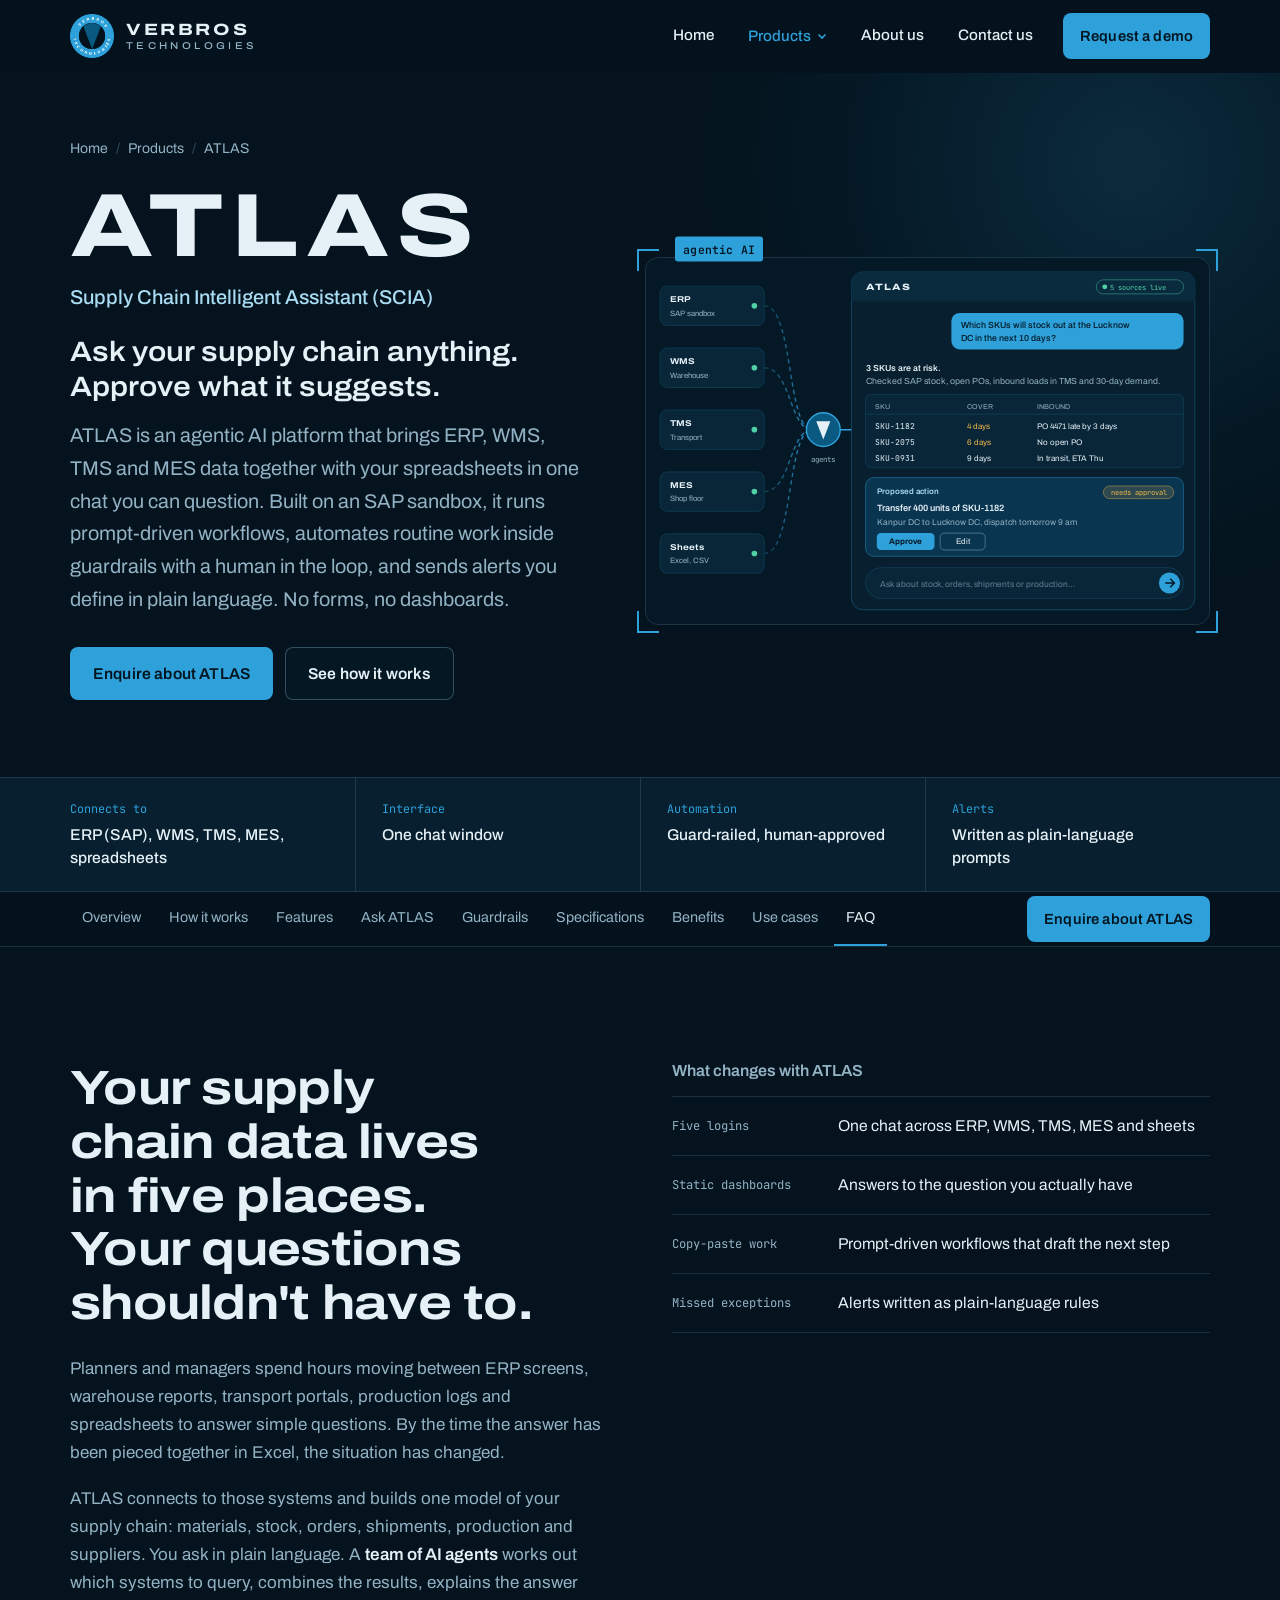
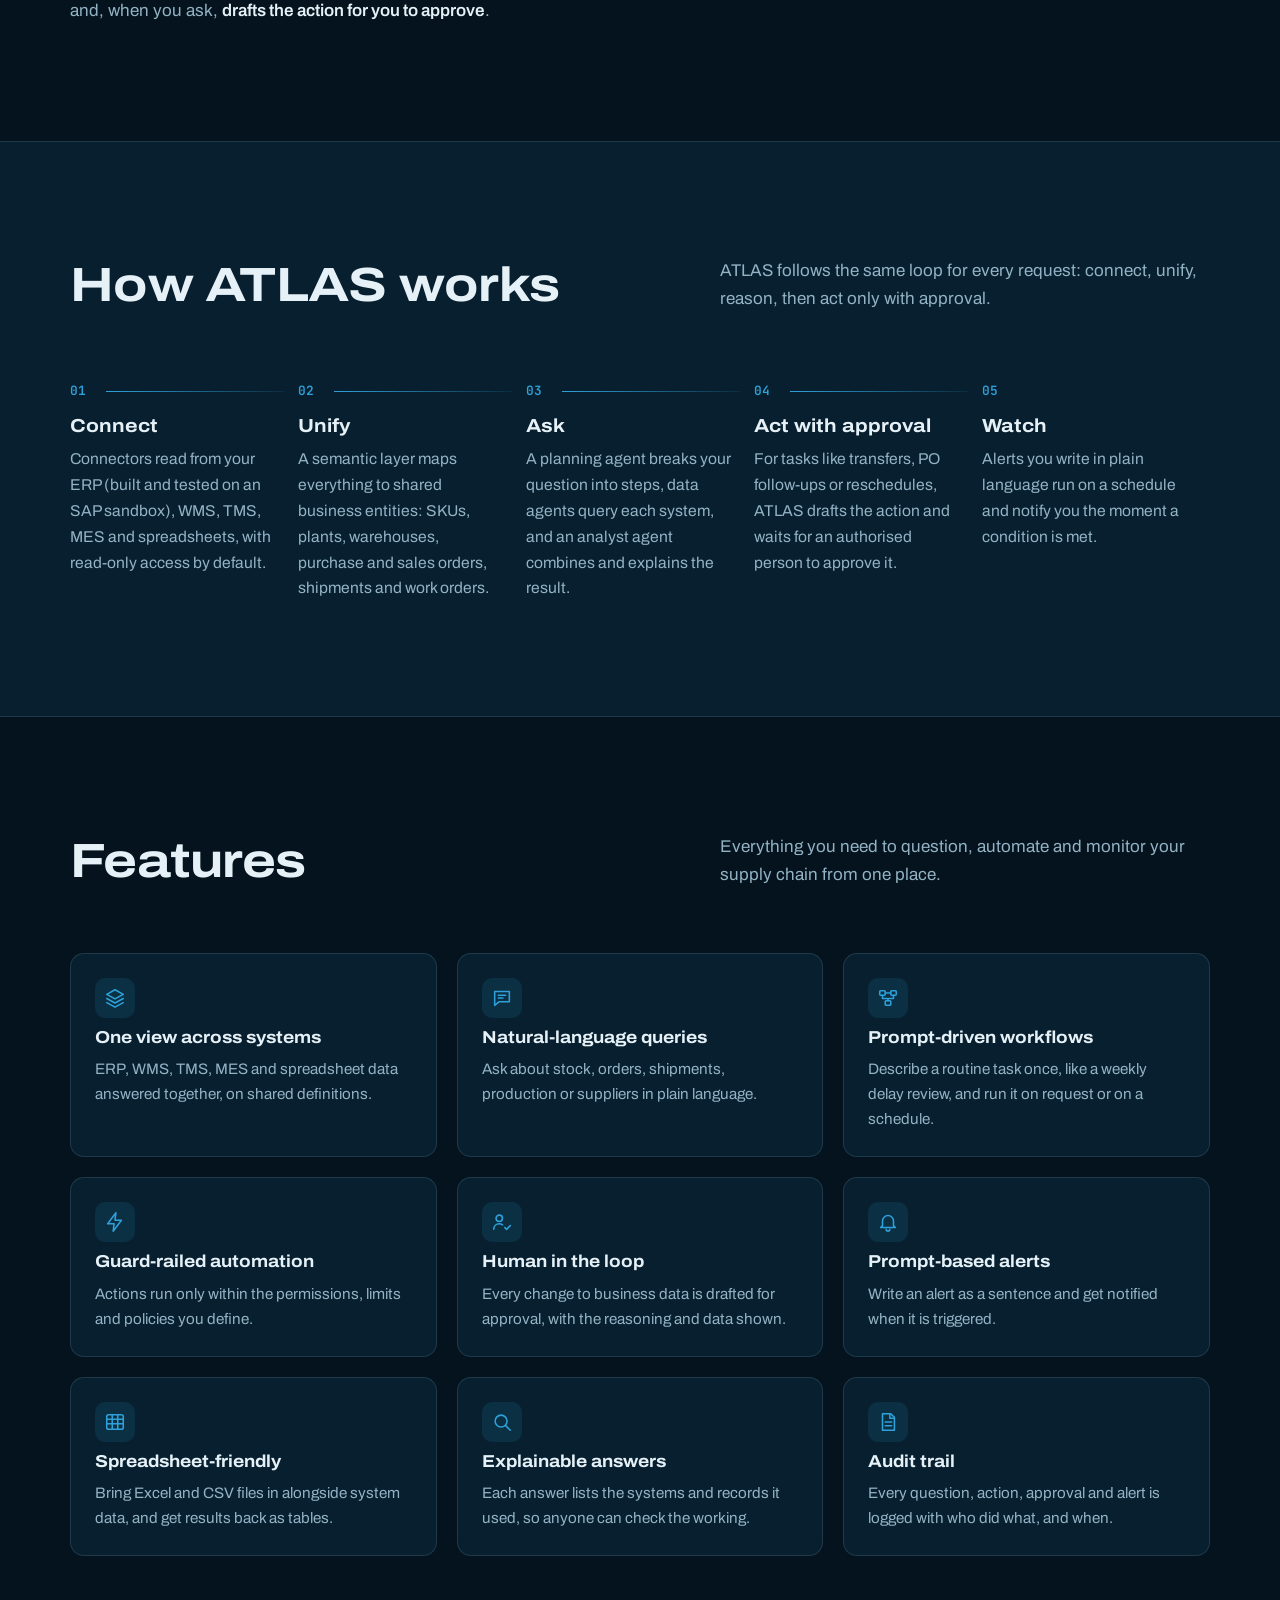
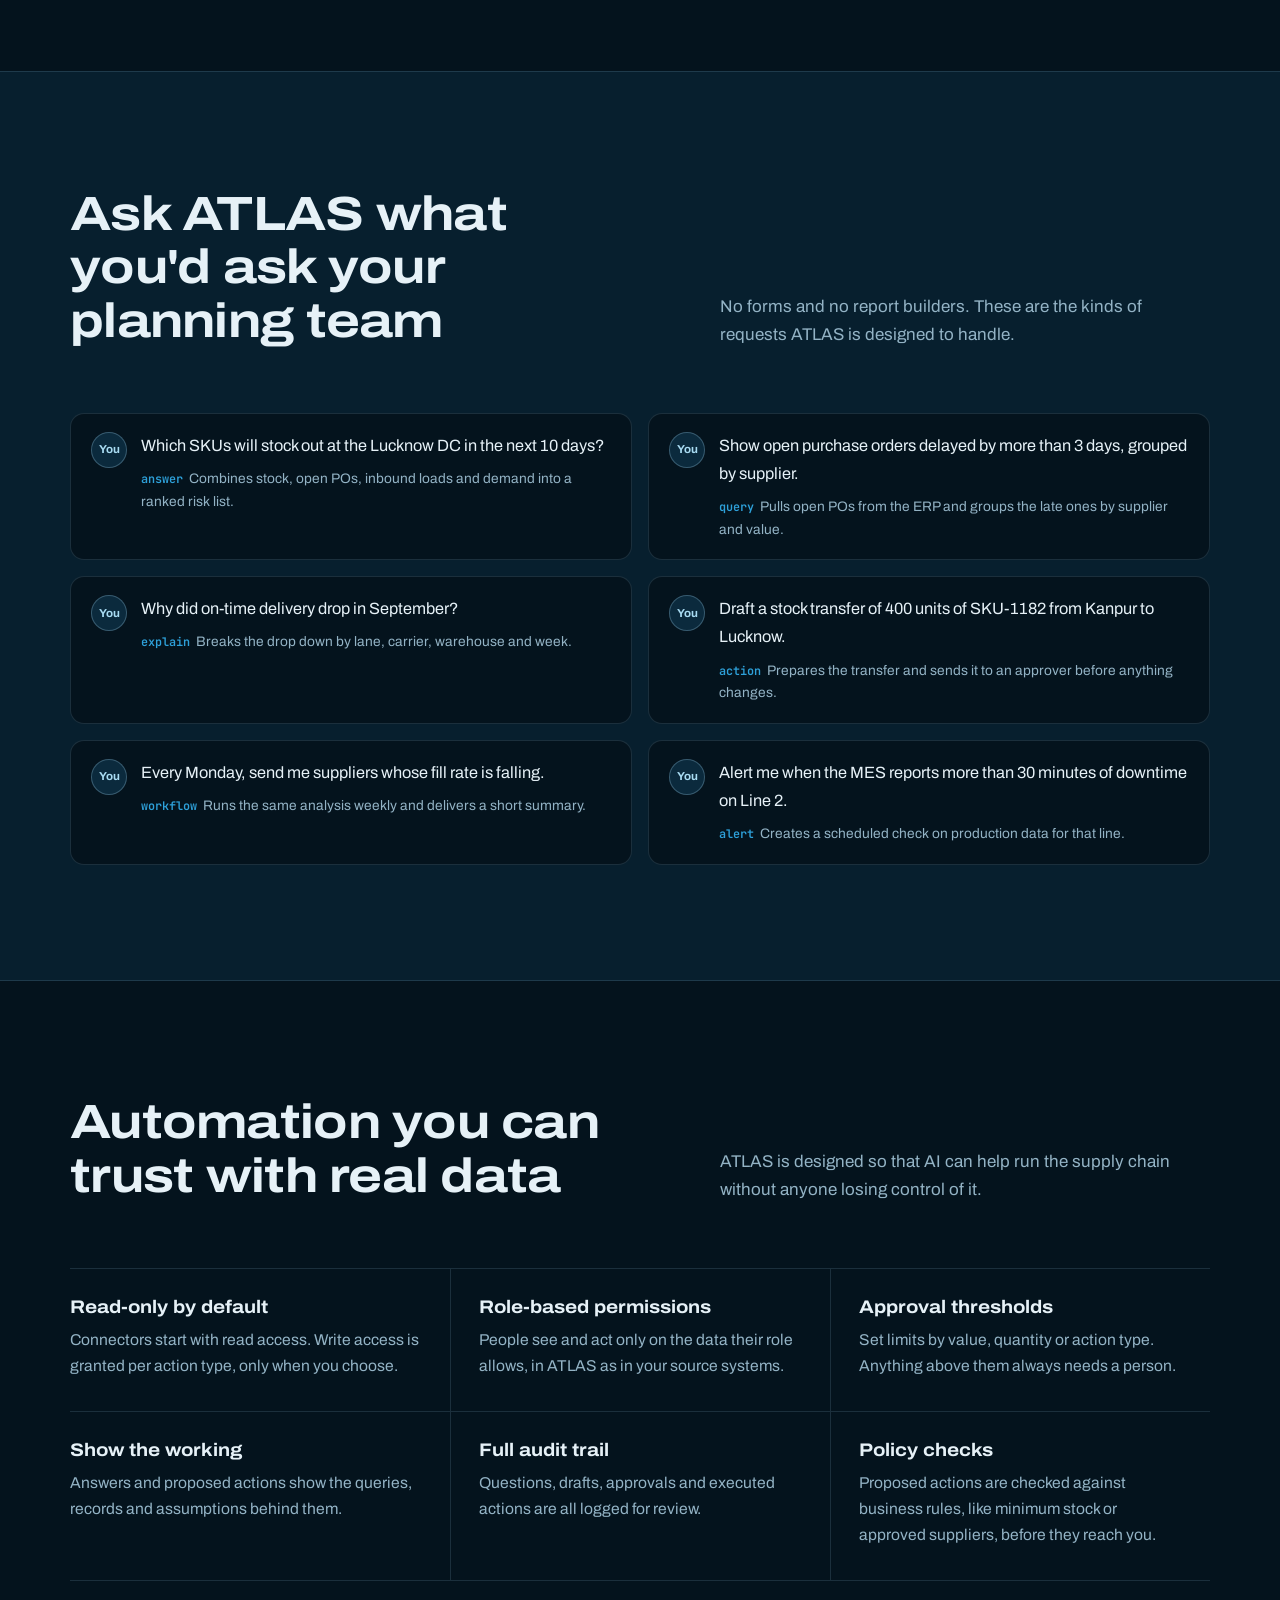
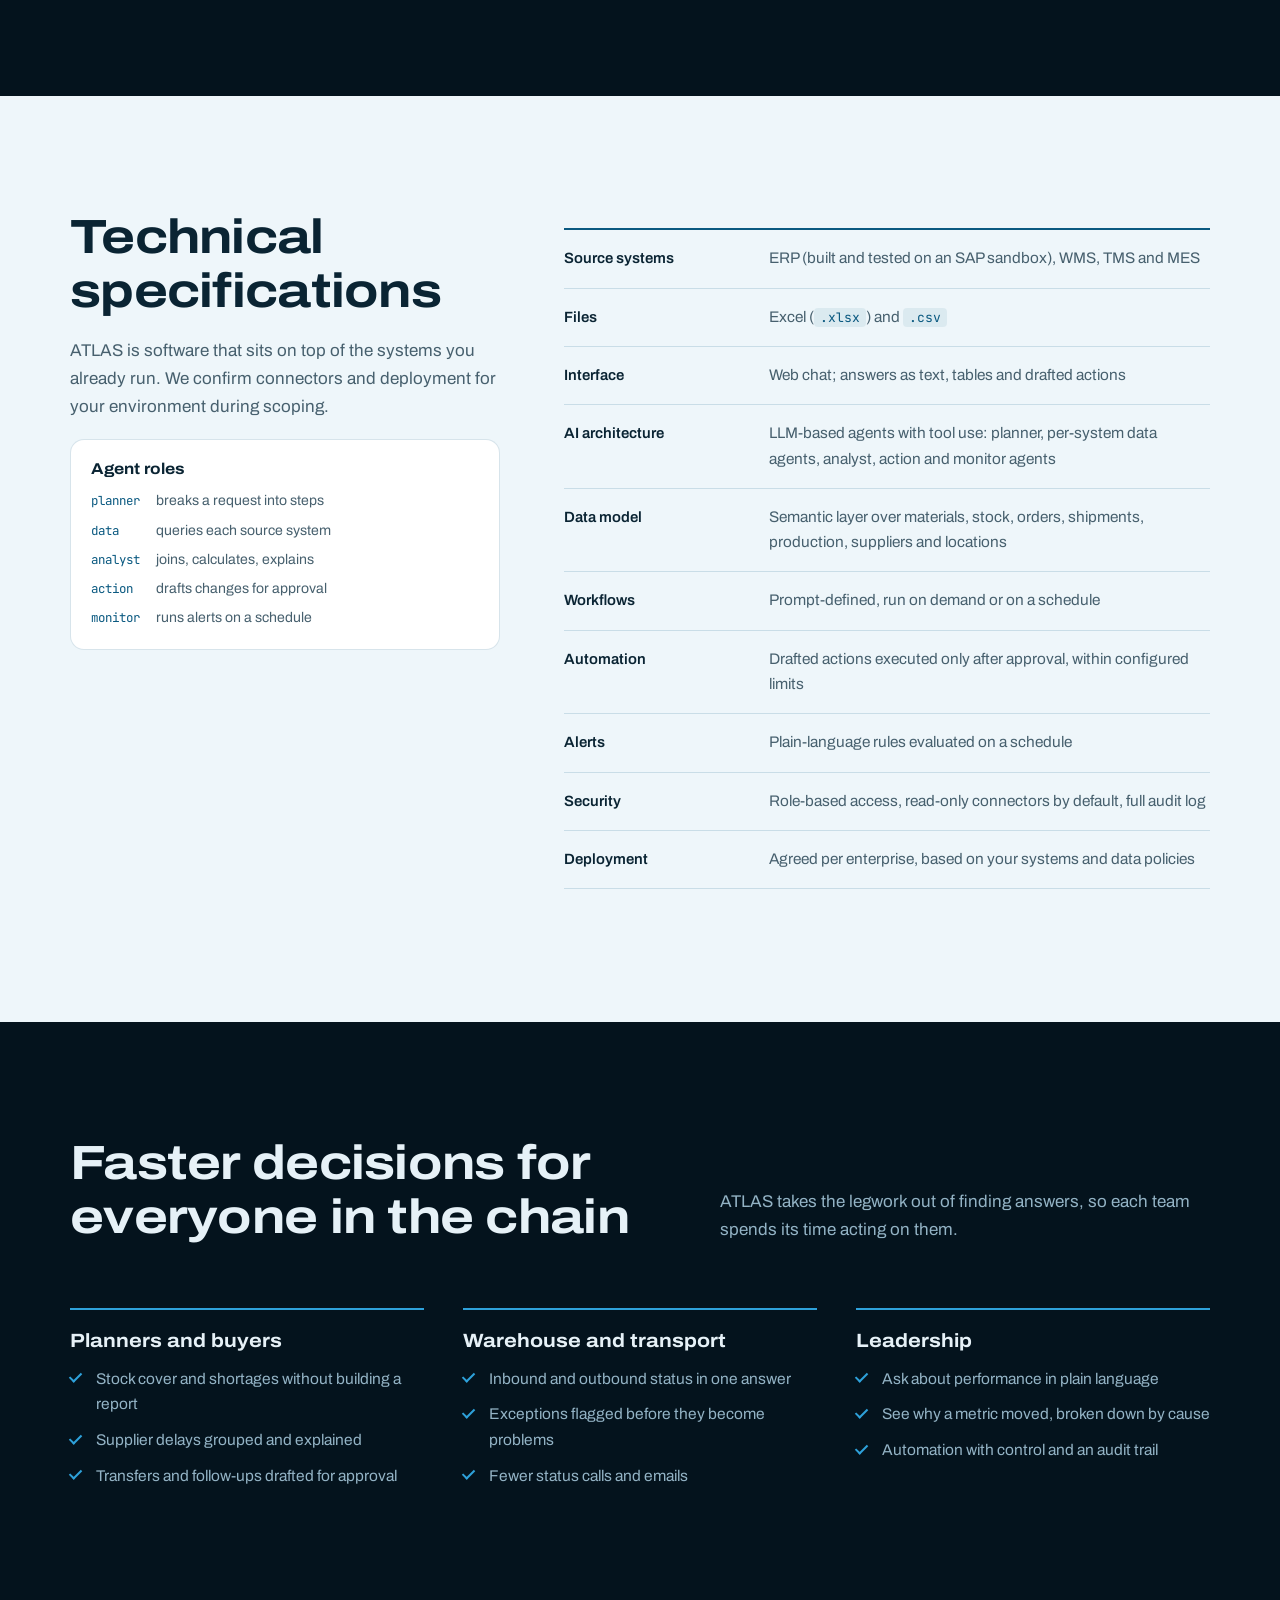
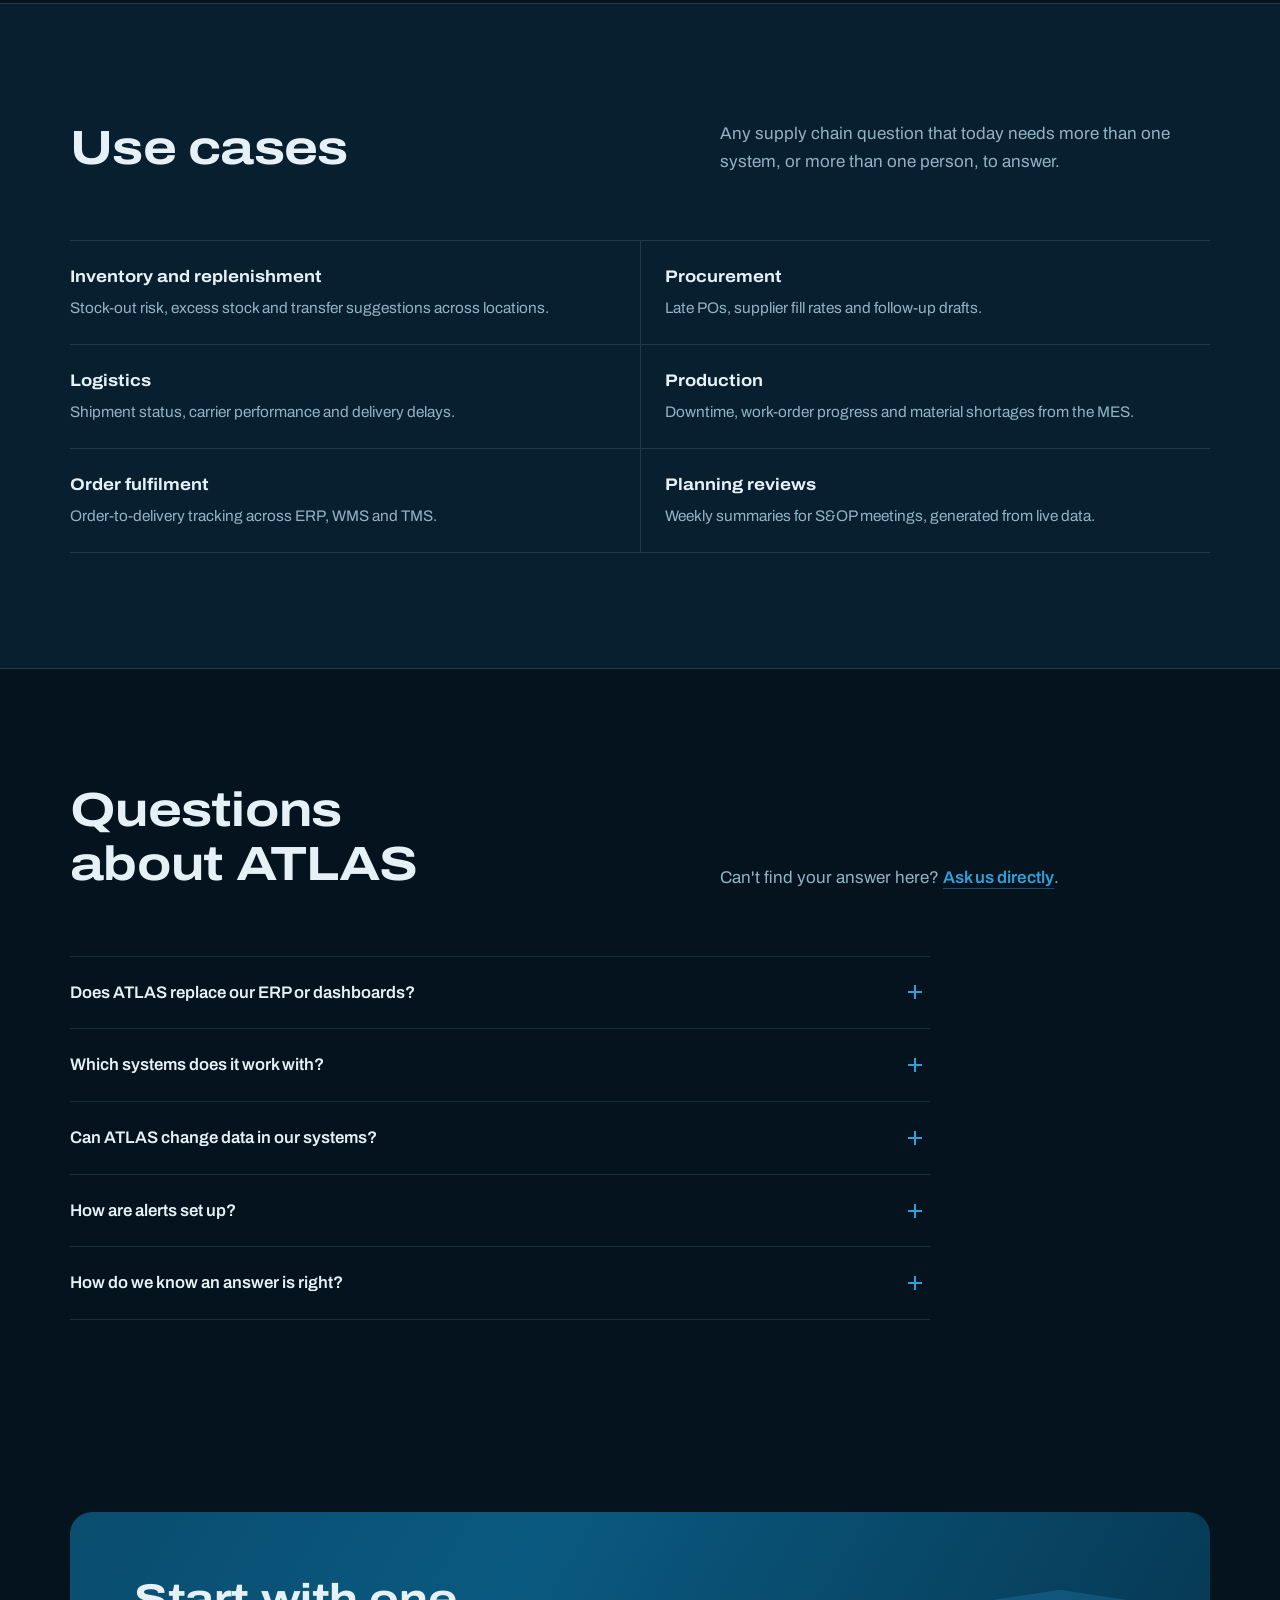
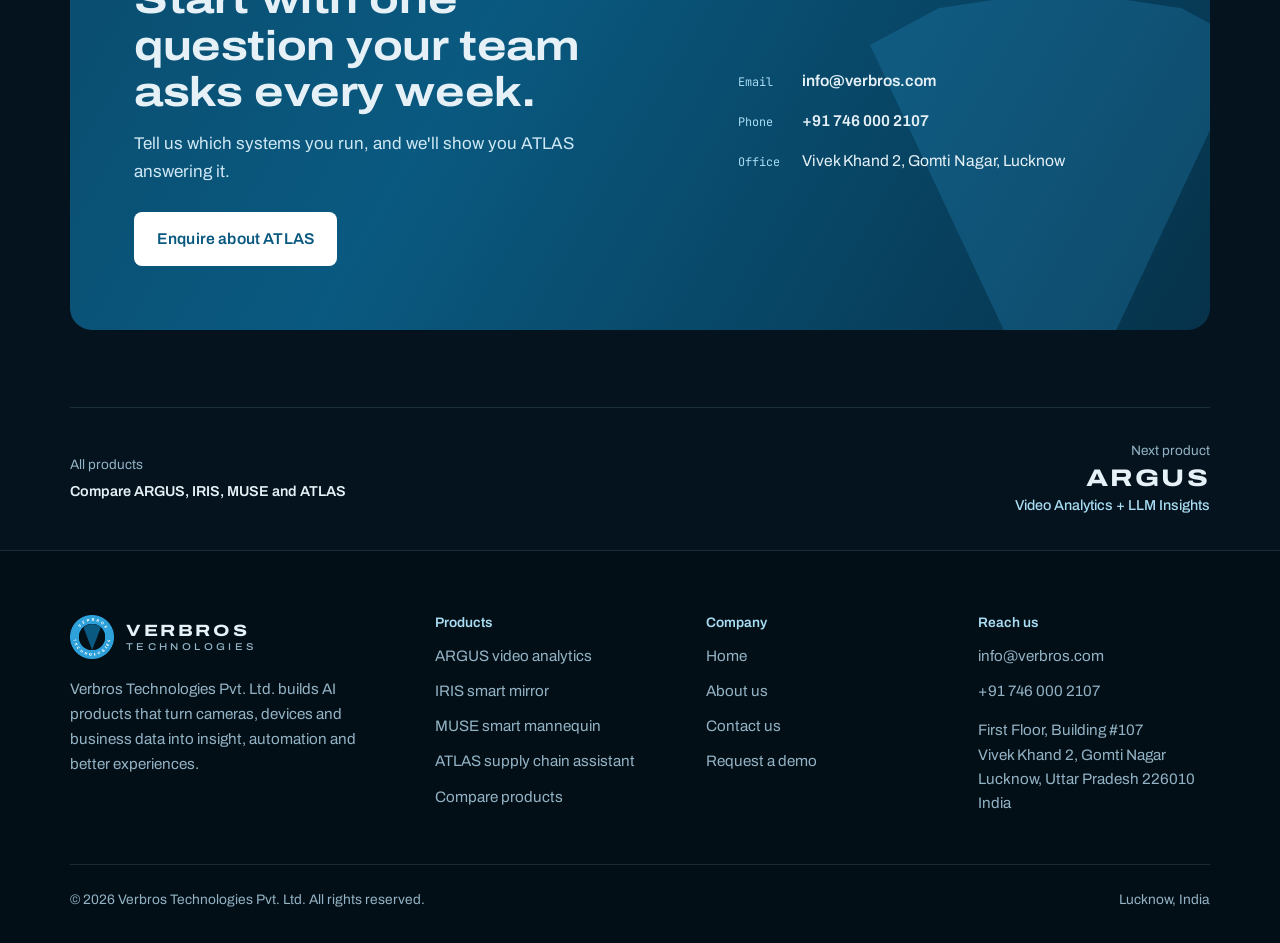
<file: atlas.html>
<!doctype html>
<html lang="en">
<head>
<meta charset="utf-8">
<meta name="viewport" content="width=device-width, initial-scale=1, viewport-fit=cover">
<title>ATLAS, Supply Chain Intelligent Assistant (SCIA) | Verbros Technologies</title>
<meta name="description" content="ATLAS (SCIA) by Verbros is an agentic AI assistant that unifies ERP, WMS, TMS, MES and spreadsheets into one chat, with guard-railed automation and prompt-based alerts.">
<link rel="canonical" href="https://verbros.com/atlas.html">
<meta name="theme-color" content="#04131d">
<meta property="og:type" content="website">
<meta property="og:site_name" content="Verbros Technologies">
<meta property="og:title" content="ATLAS, Supply Chain Intelligent Assistant (SCIA) | Verbros Technologies">
<meta property="og:description" content="ATLAS (SCIA) by Verbros is an agentic AI assistant that unifies ERP, WMS, TMS, MES and spreadsheets into one chat, with guard-railed automation and prompt-based alerts.">
<meta property="og:url" content="https://verbros.com/atlas.html">
<meta property="og:image" content="https://verbros.com/assets/img/og-image.png">
<meta name="twitter:card" content="summary_large_image">
<link rel="icon" type="image/png" href="assets/img/favicon.png">
<link rel="apple-touch-icon" href="assets/img/apple-touch-icon.png">
<link rel="preload" href="assets/fonts/archivo-variable.woff2" as="font" type="font/woff2" crossorigin>
<link rel="stylesheet" href="assets/css/style.css">
</head>
<body>
<a class="skip" href="#main">Skip to content</a>
<header class="site-header">
  <div class="wrap nav">
    <a class="brand" href="index.html" aria-label="Verbros Technologies home">
      <img src="assets/img/logo.png" alt="" width="44" height="44">
      <span class="brand-text"><span class="brand-name">VERBROS</span><span class="brand-sub">TECHNOLOGIES</span></span>
    </a>
    <ul class="nav-links" id="nav-links">
      <li><a class="nav-link" href="index.html">Home</a></li>
      <li class="has-menu">
        <button class="nav-link" type="button" aria-expanded="false" aria-haspopup="true" aria-current="true">Products <svg class="chev" viewBox="0 0 10 10" aria-hidden="true"><path d="M1.5 3.5L5 7l3.5-3.5" fill="none" stroke="currentColor" stroke-width="1.6"/></svg></button>
        <ul class="menu">
          <li><a href="argus.html"><span class="m-name">ARGUS</span><span class="m-desc"><b>Video Analytics + LLM Insights</b>Turns CCTV into KPIs, insights and alerts</span></a></li><li><a href="iris.html"><span class="m-name">IRIS</span><span class="m-desc"><b>AI Smart Mirror</b>On-device try-on and recommendations</span></a></li><li><a href="muse.html"><span class="m-name">MUSE</span><span class="m-desc"><b>AI Smart Mannequin</b>Displays that restyle for every passer-by</span></a></li><li><a href="atlas.html"><span class="m-name">ATLAS</span><span class="m-desc"><b>Supply Chain Intelligent Assistant</b>One chat across ERP, WMS, TMS and MES</span></a></li>
          <li><a class="m-all" href="products.html">Compare all four products</a></li>
        </ul>
      </li>
      <li><a class="nav-link" href="about.html">About us</a></li>
      <li><a class="nav-link" href="contact.html">Contact us</a></li>
      <li class="nav-cta"><a class="btn btn-primary btn-sm" href="contact.html#enquire">Request a demo</a></li>
    </ul>
    <button class="menu-toggle" type="button" aria-expanded="false" aria-controls="nav-links" aria-label="Open menu"><svg viewBox="0 0 24 24" aria-hidden="true"><path d="M3 7h18M3 12h18M3 17h18" stroke="currentColor" stroke-width="1.8" stroke-linecap="round"/></svg></button>
  </div>
</header>
<main id="main">
<section class="p-hero">
  <div class="wrap">
    <ol class="crumbs"><li><a href="index.html">Home</a></li><li><a href="products.html">Products</a></li><li aria-current="page">ATLAS</li></ol>
    <div class="p-hero-grid">
      <div>
        <h1><span class="pname">ATLAS</span><span class="ptype">Supply Chain Intelligent Assistant (SCIA)</span></h1>
        <p class="tagline">Ask your supply chain anything. Approve what it suggests.</p>
        <p class="lede">ATLAS is an agentic AI platform that brings ERP, WMS, TMS and MES data together with your spreadsheets in one chat you can question. Built on an SAP sandbox, it runs prompt-driven workflows, automates routine work inside guardrails with a human in the loop, and sends alerts you define in plain language. No forms, no dashboards.</p>
        <div class="btn-row">
          <a class="btn btn-primary" href="contact.html#enquire-atlas">Enquire about ATLAS</a>
          <a class="btn btn-ghost" href="#how">See how it works</a>
        </div>
      </div>
      <div class="frame"><span class="frame-tag">agentic AI</span><div class="art"><svg class="ill" role="img" aria-label="ATLAS chat answering a stock-out question using ERP, WMS, TMS, MES and spreadsheet data, with a proposed stock transfer awaiting approval" viewBox="0 0 800 520" xmlns="http://www.w3.org/2000/svg">
  <defs>
    <linearGradient id="at-line" x1="0" y1="0" x2="1" y2="0">
      <stop offset="0" stop-color="#2ea1da" stop-opacity=".25"/><stop offset="1" stop-color="#2ea1da" stop-opacity=".9"/>
    </linearGradient>
  </defs>
  <rect width="800" height="520" fill="#051826"/>

  <!-- source systems -->
  <g font-size="12">
    <g>
      <rect x="20" y="40" width="148" height="56" rx="10" fill="#082638" stroke="#12405b"/>
      <text x="34" y="63" fill="#e6f1f7" font-weight="700" style="font-stretch:115%">ERP</text><text x="34" y="82" fill="#93b3c5" font-size="11">SAP sandbox</text>
    </g>
    <g>
      <rect x="20" y="128" width="148" height="56" rx="10" fill="#082638" stroke="#12405b"/>
      <text x="34" y="151" fill="#e6f1f7" font-weight="700" style="font-stretch:115%">WMS</text><text x="34" y="170" fill="#93b3c5" font-size="11">Warehouse</text>
    </g>
    <g>
      <rect x="20" y="216" width="148" height="56" rx="10" fill="#082638" stroke="#12405b"/>
      <text x="34" y="239" fill="#e6f1f7" font-weight="700" style="font-stretch:115%">TMS</text><text x="34" y="258" fill="#93b3c5" font-size="11">Transport</text>
    </g>
    <g>
      <rect x="20" y="304" width="148" height="56" rx="10" fill="#082638" stroke="#12405b"/>
      <text x="34" y="327" fill="#e6f1f7" font-weight="700" style="font-stretch:115%">MES</text><text x="34" y="346" fill="#93b3c5" font-size="11">Shop floor</text>
    </g>
    <g>
      <rect x="20" y="392" width="148" height="56" rx="10" fill="#082638" stroke="#12405b"/>
      <text x="34" y="415" fill="#e6f1f7" font-weight="700" style="font-stretch:115%">Sheets</text><text x="34" y="434" fill="#93b3c5" font-size="11">Excel, CSV</text>
    </g>
    <g fill="#4fd1a5"><circle cx="154" cy="68" r="4"/><circle cx="154" cy="156" r="4"/><circle cx="154" cy="244" r="4"/><circle cx="154" cy="332" r="4"/><circle cx="154" cy="420" r="4"/></g>
  </g>
  <!-- connectors -->
  <g fill="none" stroke="url(#at-line)" stroke-width="2" stroke-dasharray="6 5" class="flow">
    <path d="M168 68C210 68 200 244 236 244"/><path d="M168 156C206 156 204 244 236 244"/><path d="M168 244H236"/>
    <path d="M168 332C206 332 204 244 236 244"/><path d="M168 420C210 420 200 244 236 244"/>
  </g>
  <!-- agent hub -->
  <circle cx="252" cy="244" r="24" fill="#0a5980" stroke="#2ea1da" stroke-width="2"/>
  <path d="M242 232h20l-10 26z" fill="#e6f1f7"/>
  <line x1="276" y1="244" x2="292" y2="244" stroke="#2ea1da" stroke-width="2"/>
  <text x="252" y="290" fill="#93b3c5" font-size="10.5" text-anchor="middle" class="m">agents</text>

  <!-- chat window -->
  <rect x="292" y="20" width="488" height="480" rx="16" fill="#071f2e" stroke="#2ea1da" stroke-opacity=".45"/>
  <path d="M292 36a16 16 0 0 1 16-16h456a16 16 0 0 1 16 16v26H292z" fill="#0a2a3d"/>
  <text x="312" y="46" fill="#e6f1f7" font-size="13" font-weight="800" style="font-stretch:125%;letter-spacing:.12em">ATLAS</text>
  <rect x="640" y="31" width="124" height="20" rx="10" fill="none" stroke="#4fd1a5" stroke-opacity=".6"/>
  <circle cx="652" cy="41" r="3.5" fill="#4fd1a5"/><text x="660" y="45" fill="#4fd1a5" font-size="10" class="m">5 sources live</text>

  <!-- user prompt -->
  <rect x="434" y="78" width="330" height="52" rx="12" fill="#2ea1da"/>
  <g fill="#031520" font-size="12.5" font-weight="500">
    <text x="448" y="99">Which SKUs will stock out at the Lucknow</text>
    <text x="448" y="118">DC in the next 10 days?</text>
  </g>

  <!-- answer -->
  <g font-size="12.5">
    <text x="312" y="160" fill="#e6f1f7" font-weight="600">3 SKUs are at risk.</text>
    <text x="312" y="179" fill="#93b3c5">Checked SAP stock, open POs, inbound loads in TMS and 30-day demand.</text>
  </g>
  <g font-size="11.5">
    <rect x="312" y="194" width="452" height="104" rx="8" fill="#082638" stroke="#12405b"/>
    <g fill="#93b3c5" class="m" font-size="10"><text x="326" y="214">SKU</text><text x="456" y="214">COVER</text><text x="556" y="214">INBOUND</text></g>
    <line x1="312" y1="222" x2="764" y2="222" stroke="#12405b"/>
    <g fill="#e6f1f7">
      <text x="326" y="243" class="m">SKU-1182</text><text x="456" y="243" fill="#f2b84b">4 days</text><text x="556" y="243">PO 4471 late by 3 days</text>
      <text x="326" y="266" class="m">SKU-2075</text><text x="456" y="266" fill="#f2b84b">6 days</text><text x="556" y="266">No open PO</text>
      <text x="326" y="289" class="m">SKU-0931</text><text x="456" y="289">9 days</text><text x="556" y="289">In transit, ETA Thu</text>
    </g>
  </g>

  <!-- proposed action -->
  <rect x="312" y="312" width="452" height="112" rx="12" fill="#0a3550" stroke="#2ea1da" stroke-opacity=".6"/>
  <text x="328" y="336" fill="#a9dcf3" font-size="11.5" font-weight="600">Proposed action</text>
  <rect x="650" y="324" width="100" height="18" rx="9" fill="#f2b84b" fill-opacity=".15" stroke="#f2b84b" stroke-opacity=".6"/>
  <text x="700" y="337" fill="#f2b84b" font-size="10" text-anchor="middle" class="m">needs approval</text>
  <text x="328" y="360" fill="#e6f1f7" font-size="13" font-weight="600">Transfer 400 units of SKU-1182</text>
  <text x="328" y="379" fill="#93b3c5" font-size="12">Kanpur DC to Lucknow DC, dispatch tomorrow 9 am</text>
  <rect x="328" y="391" width="82" height="24" rx="6" fill="#2ea1da"/><text x="369" y="407" fill="#031520" font-size="11.5" font-weight="700" text-anchor="middle">Approve</text>
  <rect x="418" y="391" width="64" height="24" rx="6" fill="none" stroke="#a9dcf3" stroke-opacity=".5"/><text x="450" y="407" fill="#e6f1f7" font-size="11.5" text-anchor="middle">Edit</text>

  <!-- input -->
  <rect x="312" y="440" width="452" height="44" rx="22" fill="#082638" stroke="#12405b"/>
  <text x="332" y="467" fill="#5f8296" font-size="12">Ask about stock, orders, shipments or production…</text>
  <circle cx="744" cy="462" r="15" fill="#2ea1da"/><path d="M738 462h12M745 456l6 6-6 6" stroke="#031520" stroke-width="2" fill="none"/>
</svg></div></div>
    </div>
  </div>
</section>
<div class="keyfacts-band"><dl class="wrap keyfacts"><div><dt>Connects to</dt><dd>ERP (SAP), WMS, TMS, MES, spreadsheets</dd></div><div><dt>Interface</dt><dd>One chat window</dd></div><div><dt>Automation</dt><dd>Guard-railed, human-approved</dd></div><div><dt>Alerts</dt><dd>Written as plain-language prompts</dd></div></dl></div>
<nav class="subnav" aria-label="On this page">
  <div class="wrap subnav-inner"><ul><li><a href="#overview">Overview</a></li><li><a href="#how">How it works</a></li><li><a href="#features">Features</a></li><li><a href="#ask">Ask ATLAS</a></li><li><a href="#guardrails">Guardrails</a></li><li><a href="#specs">Specifications</a></li><li><a href="#benefits">Benefits</a></li><li><a href="#usecases">Use cases</a></li><li><a href="#faq">FAQ</a></li></ul><a class="btn btn-primary btn-sm" href="contact.html#enquire-atlas">Enquire about ATLAS</a></div>
</nav>

<section class="section" id="overview">
  <div class="wrap overview">
    <div style="display:grid;gap:24px;align-content:start">
      <h2>Your supply chain data lives in five places. Your questions shouldn't have to.</h2>
      <div class="prose"><p>Planners and managers spend hours moving between ERP screens, warehouse reports, transport portals, production logs and spreadsheets to answer simple questions. By the time the answer has been pieced together in Excel, the situation has changed.</p><p>ATLAS connects to those systems and builds one model of your supply chain: materials, stock, orders, shipments, production and suppliers. You ask in plain language. A <strong>team of AI agents</strong> works out which systems to query, combines the results, explains the answer and, when you ask, <strong>drafts the action for you to approve</strong>.</p></div>
    </div>
    <div style="display:grid;gap:16px;align-content:start">
      <h3 style="font-size:1rem;color:var(--muted);font-weight:600">What changes with ATLAS</h3>
      <ul class="problem-list"><li><span class="was">Five logins</span><span class="now">One chat across ERP, WMS, TMS, MES and sheets</span></li><li><span class="was">Static dashboards</span><span class="now">Answers to the question you actually have</span></li><li><span class="was">Copy-paste work</span><span class="now">Prompt-driven workflows that draft the next step</span></li><li><span class="was">Missed exceptions</span><span class="now">Alerts written as plain-language rules</span></li></ul>
    </div>
  </div>
</section>

<section class="section band" id="how">
  <div class="wrap">
    <div class="section-head">
      <h2>How ATLAS works</h2>
      <p>ATLAS follows the same loop for every request: connect, unify, reason, then act only with approval.</p>
    </div>
    <ol class="steps" style="--n:5"><li><h3>Connect</h3><p>Connectors read from your ERP (built and tested on an SAP sandbox), WMS, TMS, MES and spreadsheets, with read-only access by default.</p></li><li><h3>Unify</h3><p>A semantic layer maps everything to shared business entities: SKUs, plants, warehouses, purchase and sales orders, shipments and work orders.</p></li><li><h3>Ask</h3><p>A planning agent breaks your question into steps, data agents query each system, and an analyst agent combines and explains the result.</p></li><li><h3>Act with approval</h3><p>For tasks like transfers, PO follow-ups or reschedules, ATLAS drafts the action and waits for an authorised person to approve it.</p></li><li><h3>Watch</h3><p>Alerts you write in plain language run on a schedule and notify you the moment a condition is met.</p></li></ol>
  </div>
</section>

<section class="section" id="features">
  <div class="wrap">
    <div class="section-head">
      <h2>Features</h2>
      <p>Everything you need to question, automate and monitor your supply chain from one place.</p>
    </div>
    <ul class="features"><li class="feature"><span class="f-ico"><svg viewBox="0 0 24 24" fill="none" stroke="currentColor" stroke-width="1.7" stroke-linecap="round" stroke-linejoin="round" aria-hidden="true"><path d="M12 3l9 5-9 5-9-5z"/><path d="M3 12.5l9 5 9-5M3 17l9 5 9-5"/></svg></span><h3>One view across systems</h3><p>ERP, WMS, TMS, MES and spreadsheet data answered together, on shared definitions.</p></li><li class="feature"><span class="f-ico"><svg viewBox="0 0 24 24" fill="none" stroke="currentColor" stroke-width="1.7" stroke-linecap="round" stroke-linejoin="round" aria-hidden="true"><path d="M4 5h16v11H9l-5 4z"/><path d="M8 9h8M8 12h5"/></svg></span><h3>Natural-language queries</h3><p>Ask about stock, orders, shipments, production or suppliers in plain language.</p></li><li class="feature"><span class="f-ico"><svg viewBox="0 0 24 24" fill="none" stroke="currentColor" stroke-width="1.7" stroke-linecap="round" stroke-linejoin="round" aria-hidden="true"><rect x="3" y="4" width="6" height="5" rx="1"/><rect x="15" y="4" width="6" height="5" rx="1"/><rect x="9" y="15" width="6" height="5" rx="1"/><path d="M9 6.5h6M6 9v3.5h12V9M12 12.5V15"/></svg></span><h3>Prompt-driven workflows</h3><p>Describe a routine task once, like a weekly delay review, and run it on request or on a schedule.</p></li><li class="feature"><span class="f-ico"><svg viewBox="0 0 24 24" fill="none" stroke="currentColor" stroke-width="1.7" stroke-linecap="round" stroke-linejoin="round" aria-hidden="true"><path d="M13 2L4 14h7l-1 8 9-12h-7z"/></svg></span><h3>Guard-railed automation</h3><p>Actions run only within the permissions, limits and policies you define.</p></li><li class="feature"><span class="f-ico"><svg viewBox="0 0 24 24" fill="none" stroke="currentColor" stroke-width="1.7" stroke-linecap="round" stroke-linejoin="round" aria-hidden="true"><circle cx="9" cy="8" r="3.5"/><path d="M3 20c0-3.6 2.7-6 6-6 1.4 0 2.6.4 3.6 1.1"/><path d="M15 18l2 2 4-4"/></svg></span><h3>Human in the loop</h3><p>Every change to business data is drafted for approval, with the reasoning and data shown.</p></li><li class="feature"><span class="f-ico"><svg viewBox="0 0 24 24" fill="none" stroke="currentColor" stroke-width="1.7" stroke-linecap="round" stroke-linejoin="round" aria-hidden="true"><path d="M6 16v-5a6 6 0 0 1 12 0v5l2 2H4z"/><path d="M10 20a2 2 0 0 0 4 0"/></svg></span><h3>Prompt-based alerts</h3><p>Write an alert as a sentence and get notified when it is triggered.</p></li><li class="feature"><span class="f-ico"><svg viewBox="0 0 24 24" fill="none" stroke="currentColor" stroke-width="1.7" stroke-linecap="round" stroke-linejoin="round" aria-hidden="true"><rect x="3" y="4" width="18" height="16" rx="2"/><path d="M3 9h18M3 14h18M9 4v16M15 4v16"/></svg></span><h3>Spreadsheet-friendly</h3><p>Bring Excel and CSV files in alongside system data, and get results back as tables.</p></li><li class="feature"><span class="f-ico"><svg viewBox="0 0 24 24" fill="none" stroke="currentColor" stroke-width="1.7" stroke-linecap="round" stroke-linejoin="round" aria-hidden="true"><circle cx="11" cy="11" r="6.5"/><path d="M16 16l5 5"/></svg></span><h3>Explainable answers</h3><p>Each answer lists the systems and records it used, so anyone can check the working.</p></li><li class="feature"><span class="f-ico"><svg viewBox="0 0 24 24" fill="none" stroke="currentColor" stroke-width="1.7" stroke-linecap="round" stroke-linejoin="round" aria-hidden="true"><path d="M6 3h9l4 4v14H6z"/><path d="M14 3v5h5M9 12h7M9 16h7"/></svg></span><h3>Audit trail</h3><p>Every question, action, approval and alert is logged with who did what, and when.</p></li></ul>
  </div>
</section>

<section class="section band" id="ask">
  <div class="wrap">
    <div class="section-head">
      <h2>Ask ATLAS what you'd ask your planning team</h2>
      <p>No forms and no report builders. These are the kinds of requests ATLAS is designed to handle.</p>
    </div>
    <ul class="prompts"><li class="prompt"><span class="who">You</span><div><q>Which SKUs will stock out at the Lucknow DC in the next 10 days?</q><span class="does"><b>answer</b>Combines stock, open POs, inbound loads and demand into a ranked risk list.</span></div></li><li class="prompt"><span class="who">You</span><div><q>Show open purchase orders delayed by more than 3 days, grouped by supplier.</q><span class="does"><b>query</b>Pulls open POs from the ERP and groups the late ones by supplier and value.</span></div></li><li class="prompt"><span class="who">You</span><div><q>Why did on-time delivery drop in September?</q><span class="does"><b>explain</b>Breaks the drop down by lane, carrier, warehouse and week.</span></div></li><li class="prompt"><span class="who">You</span><div><q>Draft a stock transfer of 400 units of SKU-1182 from Kanpur to Lucknow.</q><span class="does"><b>action</b>Prepares the transfer and sends it to an approver before anything changes.</span></div></li><li class="prompt"><span class="who">You</span><div><q>Every Monday, send me suppliers whose fill rate is falling.</q><span class="does"><b>workflow</b>Runs the same analysis weekly and delivers a short summary.</span></div></li><li class="prompt"><span class="who">You</span><div><q>Alert me when the MES reports more than 30 minutes of downtime on Line 2.</q><span class="does"><b>alert</b>Creates a scheduled check on production data for that line.</span></div></li></ul>
  </div>
</section>
<section class="section" id="guardrails">
  <div class="wrap">
    <div class="section-head">
      <h2>Automation you can trust with real data</h2>
      <p>ATLAS is designed so that AI can help run the supply chain without anyone losing control of it.</p>
    </div>
    <div class="cap-grid"><div class="cap"><h3>Read-only by default</h3><p>Connectors start with read access. Write access is granted per action type, only when you choose.</p></div><div class="cap"><h3>Role-based permissions</h3><p>People see and act only on the data their role allows, in ATLAS as in your source systems.</p></div><div class="cap"><h3>Approval thresholds</h3><p>Set limits by value, quantity or action type. Anything above them always needs a person.</p></div><div class="cap"><h3>Show the working</h3><p>Answers and proposed actions show the queries, records and assumptions behind them.</p></div><div class="cap"><h3>Full audit trail</h3><p>Questions, drafts, approvals and executed actions are all logged for review.</p></div><div class="cap"><h3>Policy checks</h3><p>Proposed actions are checked against business rules, like minimum stock or approved suppliers, before they reach you.</p></div></div>
  </div>
</section>
<section class="section paper" id="specs">
  <div class="wrap specs">
    <div class="spec-side">
      <h2>Technical specifications</h2>
      <p>ATLAS is software that sits on top of the systems you already run. We confirm connectors and deployment for your environment during scoping.</p>
      <div class="chipcard"><h3>Agent roles</h3><dl><dt>planner</dt><dd>breaks a request into steps</dd><dt>data</dt><dd>queries each source system</dd><dt>analyst</dt><dd>joins, calculates, explains</dd><dt>action</dt><dd>drafts changes for approval</dd><dt>monitor</dt><dd>runs alerts on a schedule</dd></dl></div>
    </div>
    <dl class="spec-table"><div><dt>Source systems</dt><dd>ERP (built and tested on an SAP sandbox), WMS, TMS and MES</dd></div><div><dt>Files</dt><dd>Excel (<code>.xlsx</code>) and <code>.csv</code></dd></div><div><dt>Interface</dt><dd>Web chat; answers as text, tables and drafted actions</dd></div><div><dt>AI architecture</dt><dd>LLM-based agents with tool use: planner, per-system data agents, analyst, action and monitor agents</dd></div><div><dt>Data model</dt><dd>Semantic layer over materials, stock, orders, shipments, production, suppliers and locations</dd></div><div><dt>Workflows</dt><dd>Prompt-defined, run on demand or on a schedule</dd></div><div><dt>Automation</dt><dd>Drafted actions executed only after approval, within configured limits</dd></div><div><dt>Alerts</dt><dd>Plain-language rules evaluated on a schedule</dd></div><div><dt>Security</dt><dd>Role-based access, read-only connectors by default, full audit log</dd></div><div><dt>Deployment</dt><dd>Agreed per enterprise, based on your systems and data policies</dd></div></dl>
  </div>
</section>

<section class="section" id="benefits">
  <div class="wrap">
    <div class="section-head">
      <h2>Faster decisions for everyone in the chain</h2>
      <p>ATLAS takes the legwork out of finding answers, so each team spends its time acting on them.</p>
    </div>
    <div class="roles"><div class="role"><h3>Planners and buyers</h3><ul class="ticks"><li>Stock cover and shortages without building a report</li><li>Supplier delays grouped and explained</li><li>Transfers and follow-ups drafted for approval</li></ul></div><div class="role"><h3>Warehouse and transport</h3><ul class="ticks"><li>Inbound and outbound status in one answer</li><li>Exceptions flagged before they become problems</li><li>Fewer status calls and emails</li></ul></div><div class="role"><h3>Leadership</h3><ul class="ticks"><li>Ask about performance in plain language</li><li>See why a metric moved, broken down by cause</li><li>Automation with control and an audit trail</li></ul></div></div>
  </div>
</section>

<section class="section band" id="usecases">
  <div class="wrap">
    <div class="section-head">
      <h2>Use cases</h2>
      <p>Any supply chain question that today needs more than one system, or more than one person, to answer.</p>
    </div>
    <ul class="usecases"><li><b>Inventory and replenishment</b><span>Stock-out risk, excess stock and transfer suggestions across locations.</span></li><li><b>Procurement</b><span>Late POs, supplier fill rates and follow-up drafts.</span></li><li><b>Logistics</b><span>Shipment status, carrier performance and delivery delays.</span></li><li><b>Production</b><span>Downtime, work-order progress and material shortages from the MES.</span></li><li><b>Order fulfilment</b><span>Order-to-delivery tracking across ERP, WMS and TMS.</span></li><li><b>Planning reviews</b><span>Weekly summaries for S&amp;OP meetings, generated from live data.</span></li></ul>
  </div>
</section>

<section class="section" id="faq">
  <div class="wrap">
    <div class="section-head"><h2>Questions about ATLAS</h2><p>Can't find your answer here? <a class="text-link" href="contact.html#enquire-atlas">Ask us directly</a>.</p></div>
    <div class="faq"><details><summary>Does ATLAS replace our ERP or dashboards?</summary><p>No. ATLAS sits on top of your existing systems and reads from them. It removes the need to build a new report or dashboard for every question.</p></details><details><summary>Which systems does it work with?</summary><p>ATLAS has been built and tested on an SAP sandbox and works with WMS, TMS and MES data and with Excel and CSV files. We confirm connectors for your specific systems during scoping.</p></details><details><summary>Can ATLAS change data in our systems?</summary><p>Only if you allow it. Connectors are read-only by default. When write access is enabled for an action type, every change is drafted for a person to approve and is logged.</p></details><details><summary>How are alerts set up?</summary><p>You write the condition in plain language, such as “tell me when raw material cover at Plant 2 drops below five days”. ATLAS turns it into a scheduled check and notifies you when it is met.</p></details><details><summary>How do we know an answer is right?</summary><p>Each answer shows which systems and records were used and how the result was calculated, so it can be checked.</p></details></div>
  </div>
</section>

<section class="section-tight">
  <div class="wrap">
    <div class="cta-band">
      <div>
        <h2>Start with one question your team asks every week.</h2>
        <p>Tell us which systems you run, and we'll show you ATLAS answering it.</p>
        <div class="btn-row" style="margin-top:26px; position:relative; z-index:1"><a class="btn btn-primary" href="contact.html#enquire-atlas">Enquire about ATLAS</a></div>
      </div>
      <div class="contact-mini">
        <div class="line"><span>Email</span><a href="mailto:info@verbros.com">info@verbros.com</a></div>
        <div class="line"><span>Phone</span><a href="tel:+917460002107">+91 746 000 2107</a></div>
        <div class="line"><span>Office</span><span style="font-family:inherit;font-size:inherit;color:#e6f1f7;width:auto">Vivek Khand 2, Gomti Nagar, Lucknow</span></div>
      </div>
    </div>
  </div>
</section>

<div class="wrap">
  <div class="next-product">
    <a href="products.html"><span class="label">All products</span><span class="ptype" style="color:var(--text);font-weight:600">Compare ARGUS, IRIS, MUSE and ATLAS</span></a>
    <a href="argus.html" style="text-align:right"><span class="label">Next product</span><span class="pname">ARGUS</span><span class="ptype">Video Analytics + LLM Insights</span></a>
  </div>
</div>
</main>
<footer class="site-footer">
  <div class="wrap">
    <div class="foot-grid">
      <div class="foot-brand">
        <a class="brand" href="index.html" aria-label="Verbros Technologies home">
          <img src="assets/img/logo.png" alt="" width="44" height="44">
          <span class="brand-text"><span class="brand-name">VERBROS</span><span class="brand-sub">TECHNOLOGIES</span></span>
        </a>
        <p>Verbros Technologies Pvt. Ltd. builds AI products that turn cameras, devices and business data into insight, automation and better experiences.</p>
      </div>
      <div>
        <h3>Products</h3>
        <ul><li><a href="argus.html">ARGUS video analytics</a></li><li><a href="iris.html">IRIS smart mirror</a></li><li><a href="muse.html">MUSE smart mannequin</a></li><li><a href="atlas.html">ATLAS supply chain assistant</a></li><li><a href="products.html">Compare products</a></li></ul>
      </div>
      <div>
        <h3>Company</h3>
        <ul><li><a href="index.html">Home</a></li><li><a href="about.html">About us</a></li><li><a href="contact.html">Contact us</a></li><li><a href="contact.html#enquire">Request a demo</a></li></ul>
      </div>
      <div>
        <h3>Reach us</h3>
        <ul>
          <li><a href="mailto:info@verbros.com">info@verbros.com</a></li>
          <li><a href="tel:+917460002107">+91 746 000 2107</a></li>
        </ul>
        <address style="margin-top:14px">First Floor, Building #107<br>Vivek Khand 2, Gomti Nagar<br>Lucknow, Uttar Pradesh 226010<br>India</address>
      </div>
    </div>
    <div class="foot-bottom">
      <span>&copy; <span data-year>2026</span> Verbros Technologies Pvt. Ltd. All rights reserved.</span>
      <span>Lucknow, India</span>
    </div>
  </div>
</footer>
<script src="assets/js/main.js" defer></script>
<script>document.querySelectorAll('[data-year]').forEach(function(e){e.textContent=new Date().getFullYear()})</script>
</body>
</html>
</file>
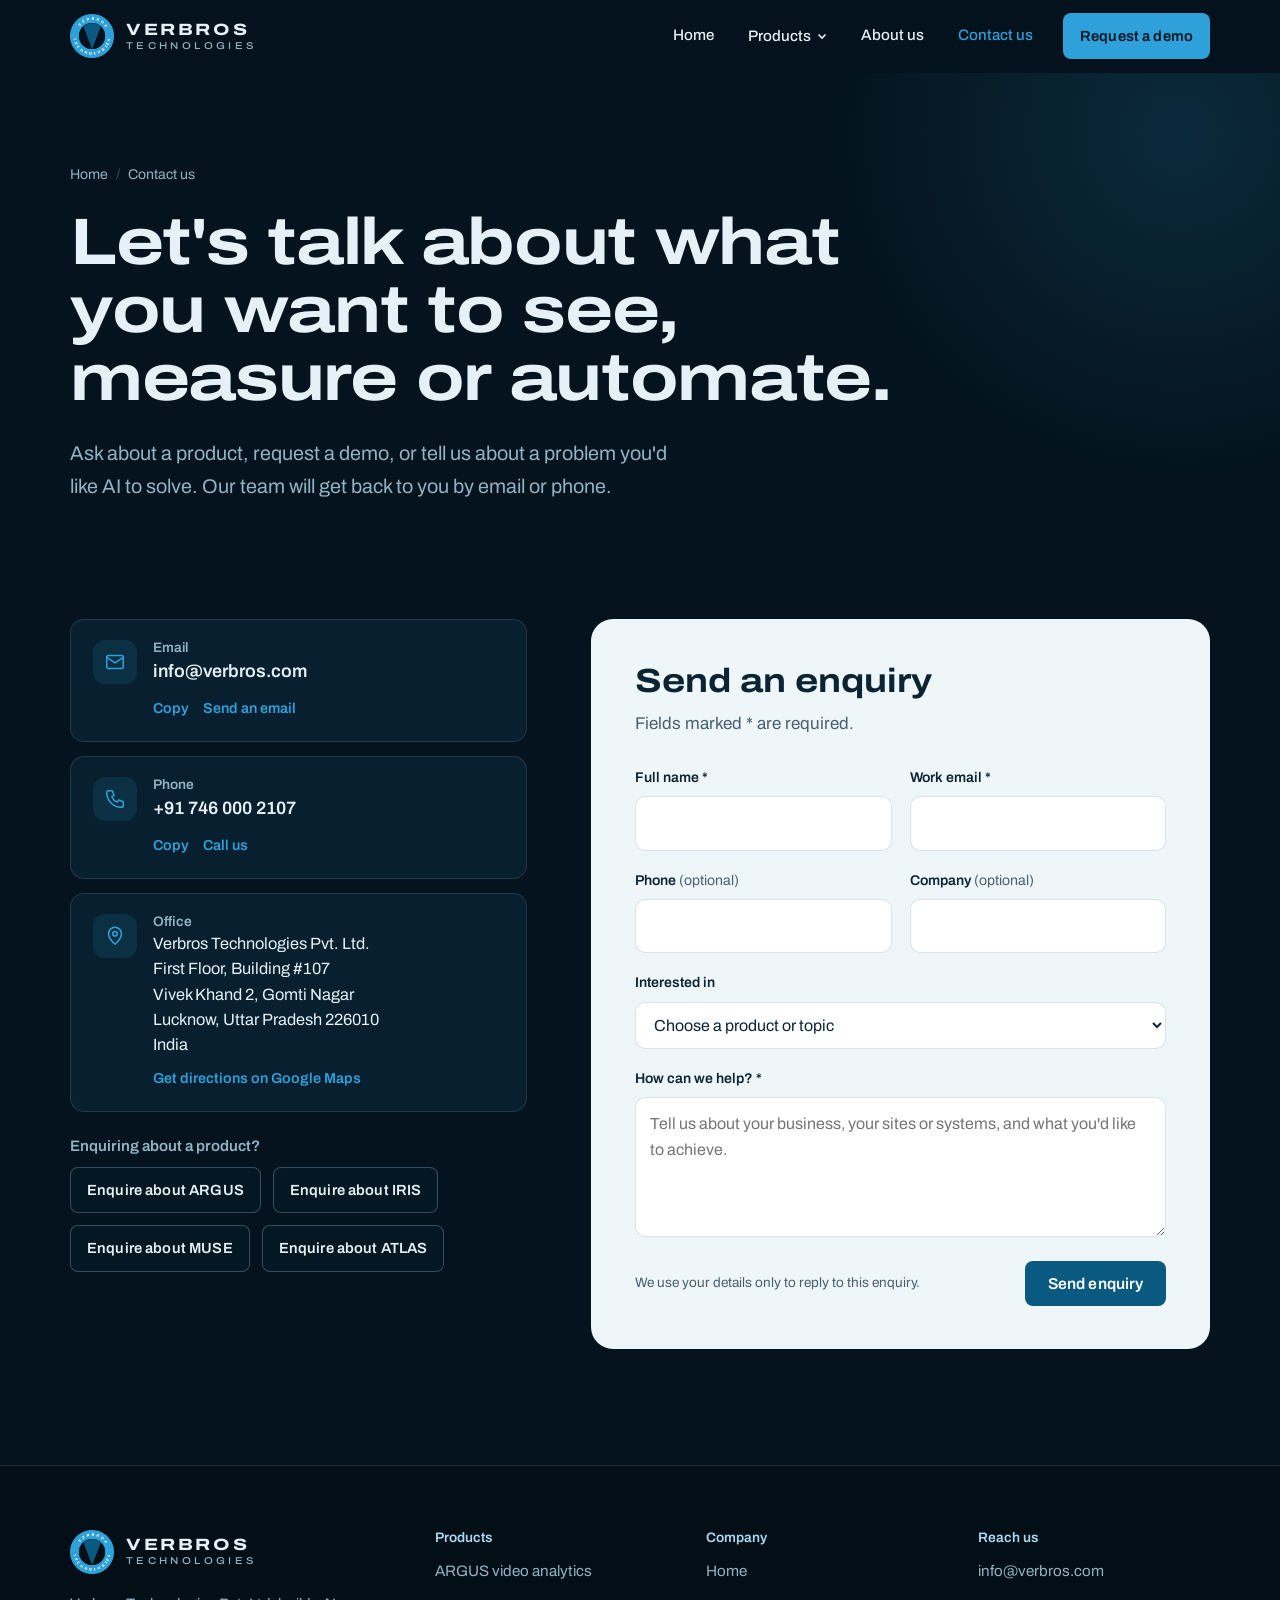
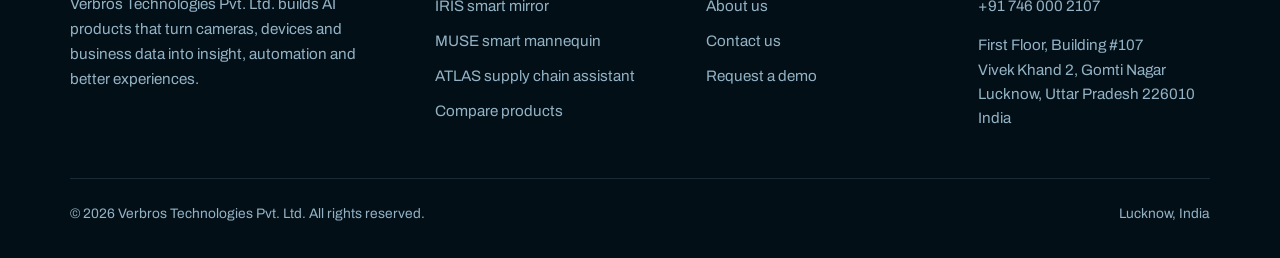
<file: contact.html>
<!doctype html>
<html lang="en">
<head>
<meta charset="utf-8">
<meta name="viewport" content="width=device-width, initial-scale=1, viewport-fit=cover">
<title>Contact us | Verbros Technologies</title>
<meta name="description" content="Contact Verbros Technologies in Gomti Nagar, Lucknow: info@verbros.com, +91 746 000 2107. Enquire about ARGUS, IRIS, MUSE or ATLAS.">
<link rel="canonical" href="https://verbros.com/contact.html">
<meta name="theme-color" content="#04131d">
<meta property="og:type" content="website">
<meta property="og:site_name" content="Verbros Technologies">
<meta property="og:title" content="Contact us | Verbros Technologies">
<meta property="og:description" content="Contact Verbros Technologies in Gomti Nagar, Lucknow: info@verbros.com, +91 746 000 2107. Enquire about ARGUS, IRIS, MUSE or ATLAS.">
<meta property="og:url" content="https://verbros.com/contact.html">
<meta property="og:image" content="https://verbros.com/assets/img/og-image.png">
<meta name="twitter:card" content="summary_large_image">
<link rel="icon" type="image/png" href="assets/img/favicon.png">
<link rel="apple-touch-icon" href="assets/img/apple-touch-icon.png">
<link rel="preload" href="assets/fonts/archivo-variable.woff2" as="font" type="font/woff2" crossorigin>
<link rel="stylesheet" href="assets/css/style.css">
</head>
<body>
<a class="skip" href="#main">Skip to content</a>
<header class="site-header">
  <div class="wrap nav">
    <a class="brand" href="index.html" aria-label="Verbros Technologies home">
      <img src="assets/img/logo.png" alt="" width="44" height="44">
      <span class="brand-text"><span class="brand-name">VERBROS</span><span class="brand-sub">TECHNOLOGIES</span></span>
    </a>
    <ul class="nav-links" id="nav-links">
      <li><a class="nav-link" href="index.html">Home</a></li>
      <li class="has-menu">
        <button class="nav-link" type="button" aria-expanded="false" aria-haspopup="true">Products <svg class="chev" viewBox="0 0 10 10" aria-hidden="true"><path d="M1.5 3.5L5 7l3.5-3.5" fill="none" stroke="currentColor" stroke-width="1.6"/></svg></button>
        <ul class="menu">
          <li><a href="argus.html"><span class="m-name">ARGUS</span><span class="m-desc"><b>Video Analytics + LLM Insights</b>Turns CCTV into KPIs, insights and alerts</span></a></li><li><a href="iris.html"><span class="m-name">IRIS</span><span class="m-desc"><b>AI Smart Mirror</b>On-device try-on and recommendations</span></a></li><li><a href="muse.html"><span class="m-name">MUSE</span><span class="m-desc"><b>AI Smart Mannequin</b>Displays that restyle for every passer-by</span></a></li><li><a href="atlas.html"><span class="m-name">ATLAS</span><span class="m-desc"><b>Supply Chain Intelligent Assistant</b>One chat across ERP, WMS, TMS and MES</span></a></li>
          <li><a class="m-all" href="products.html">Compare all four products</a></li>
        </ul>
      </li>
      <li><a class="nav-link" href="about.html">About us</a></li>
      <li><a class="nav-link" href="contact.html" aria-current="page">Contact us</a></li>
      <li class="nav-cta"><a class="btn btn-primary btn-sm" href="contact.html#enquire">Request a demo</a></li>
    </ul>
    <button class="menu-toggle" type="button" aria-expanded="false" aria-controls="nav-links" aria-label="Open menu"><svg viewBox="0 0 24 24" aria-hidden="true"><path d="M3 7h18M3 12h18M3 17h18" stroke="currentColor" stroke-width="1.8" stroke-linecap="round"/></svg></button>
  </div>
</header>
<main id="main">
<section class="page-hero">
  <div class="wrap">
    <ol class="crumbs"><li><a href="index.html">Home</a></li><li aria-current="page">Contact us</li></ol>
    <h1>Let's talk about what you want to see, measure or automate.</h1>
    <p class="lede">Ask about a product, request a demo, or tell us about a problem you'd like AI to solve. Our team will get back to you by email or phone.</p>
  </div>
</section>

<section class="section" style="padding-top:clamp(16px,3vw,40px)">
  <div class="wrap contact-grid">
    <div class="channels">
      <div class="channel">
        <span class="c-ico"><svg viewBox="0 0 24 24" fill="none" stroke="currentColor" stroke-width="1.7" stroke-linecap="round" stroke-linejoin="round" aria-hidden="true"><rect x="3" y="5" width="18" height="14" rx="2"/><path d="M3 7l9 6 9-6"/></svg></span>
        <div>
          <h3>Email</h3>
          <div class="value">info@verbros.com</div>
          <div class="c-actions"><button class="copy-btn" type="button" data-copy="info@verbros.com">Copy</button><a href="mailto:info@verbros.com">Send an email</a></div>
        </div>
      </div>
      <div class="channel">
        <span class="c-ico"><svg viewBox="0 0 24 24" fill="none" stroke="currentColor" stroke-width="1.7" stroke-linecap="round" stroke-linejoin="round" aria-hidden="true"><path d="M5 3h4l2 5-2.5 1.5a11 11 0 0 0 6 6L16 13l5 2v4a2 2 0 0 1-2 2A16 16 0 0 1 3 5a2 2 0 0 1 2-2z"/></svg></span>
        <div>
          <h3>Phone</h3>
          <div class="value">+91 746 000 2107</div>
          <div class="c-actions"><button class="copy-btn" type="button" data-copy="+91 746 000 2107">Copy</button><a href="tel:+917460002107">Call us</a></div>
        </div>
      </div>
      <div class="channel">
        <span class="c-ico"><svg viewBox="0 0 24 24" fill="none" stroke="currentColor" stroke-width="1.7" stroke-linecap="round" stroke-linejoin="round" aria-hidden="true"><path d="M12 21s-7-6.2-7-11.5a7 7 0 0 1 14 0C19 14.8 12 21 12 21z"/><circle cx="12" cy="9.5" r="2.5"/></svg></span>
        <div>
          <h3>Office</h3>
          <address>Verbros Technologies Pvt. Ltd.<br>First Floor, Building #107<br>Vivek Khand 2, Gomti Nagar<br>Lucknow, Uttar Pradesh 226010<br>India</address>
          <div class="c-actions"><a href="https://www.google.com/maps/search/?api=1&query=Building+107%2C+Vivek+Khand+2%2C+Gomti+Nagar%2C+Lucknow+226010" target="_blank" rel="noopener">Get directions on Google Maps</a></div>
        </div>
      </div>
      <div style="margin-top:12px;display:grid;gap:12px">
        <h3 style="font-size:0.95rem;font-weight:600;color:var(--muted)">Enquiring about a product?</h3>
        <ul class="btn-row" style="list-style:none"><li><a class="btn btn-ghost btn-sm" href="#enquire-argus">Enquire about ARGUS</a></li><li><a class="btn btn-ghost btn-sm" href="#enquire-iris">Enquire about IRIS</a></li><li><a class="btn btn-ghost btn-sm" href="#enquire-muse">Enquire about MUSE</a></li><li><a class="btn btn-ghost btn-sm" href="#enquire-atlas">Enquire about ATLAS</a></li></ul>
      </div>
    </div>

    <div class="form-card" id="enquire">
      <h2>Send an enquiry</h2>
      <p>Fields marked * are required.</p>
      <div class="enquiry-chip" id="enquiry-chip" hidden>Enquiring about <span id="enquiry-chip-name"></span><button type="button" aria-label="Clear product">&times;</button></div>
      <form class="form" id="enquiry-form" novalidate>
        <div class="field">
          <label for="f-name">Full name *</label>
          <input id="f-name" name="name" type="text" autocomplete="name" required>
          <span class="err">Please enter your name.</span>
        </div>
        <div class="field">
          <label for="f-email">Work email *</label>
          <input id="f-email" name="email" type="email" autocomplete="email" required>
          <span class="err">Please enter a valid email address.</span>
        </div>
        <div class="field">
          <label for="f-phone">Phone <span class="opt">(optional)</span></label>
          <input id="f-phone" name="phone" type="tel" autocomplete="tel">
        </div>
        <div class="field">
          <label for="f-company">Company <span class="opt">(optional)</span></label>
          <input id="f-company" name="company" type="text" autocomplete="organization">
        </div>
        <div class="field full">
          <label for="f-product">Interested in</label>
          <select id="f-product" name="product">
            <option value="">Choose a product or topic</option>
            <option value="argus">ARGUS, Video Analytics + LLM Insights</option><option value="iris">IRIS, AI Smart Mirror</option><option value="muse">MUSE, AI Smart Mannequin</option><option value="atlas">ATLAS, Supply Chain Intelligent Assistant</option>
            <option value="custom">A custom AI project</option>
            <option value="partner">Partnership</option>
            <option value="other">Something else</option>
          </select>
        </div>
        <div class="field full">
          <label for="f-message">How can we help? *</label>
          <textarea id="f-message" name="message" required placeholder="Tell us about your business, your sites or systems, and what you'd like to achieve."></textarea>
          <span class="err">Please add a short message.</span>
        </div>
        <input type="text" name="_honey" tabindex="-1" autocomplete="off" style="position:absolute;left:-9999px" aria-hidden="true">
        <div class="form-foot">
          <small>We use your details only to reply to this enquiry.</small>
          <button class="btn btn-primary" type="submit">Send enquiry</button>
        </div>
      </form>
      <div class="form-status" id="form-status" role="status" aria-live="polite" hidden></div>
    </div>
  </div>
</section>
</main>
<footer class="site-footer">
  <div class="wrap">
    <div class="foot-grid">
      <div class="foot-brand">
        <a class="brand" href="index.html" aria-label="Verbros Technologies home">
          <img src="assets/img/logo.png" alt="" width="44" height="44">
          <span class="brand-text"><span class="brand-name">VERBROS</span><span class="brand-sub">TECHNOLOGIES</span></span>
        </a>
        <p>Verbros Technologies Pvt. Ltd. builds AI products that turn cameras, devices and business data into insight, automation and better experiences.</p>
      </div>
      <div>
        <h3>Products</h3>
        <ul><li><a href="argus.html">ARGUS video analytics</a></li><li><a href="iris.html">IRIS smart mirror</a></li><li><a href="muse.html">MUSE smart mannequin</a></li><li><a href="atlas.html">ATLAS supply chain assistant</a></li><li><a href="products.html">Compare products</a></li></ul>
      </div>
      <div>
        <h3>Company</h3>
        <ul><li><a href="index.html">Home</a></li><li><a href="about.html">About us</a></li><li><a href="contact.html">Contact us</a></li><li><a href="contact.html#enquire">Request a demo</a></li></ul>
      </div>
      <div>
        <h3>Reach us</h3>
        <ul>
          <li><a href="mailto:info@verbros.com">info@verbros.com</a></li>
          <li><a href="tel:+917460002107">+91 746 000 2107</a></li>
        </ul>
        <address style="margin-top:14px">First Floor, Building #107<br>Vivek Khand 2, Gomti Nagar<br>Lucknow, Uttar Pradesh 226010<br>India</address>
      </div>
    </div>
    <div class="foot-bottom">
      <span>&copy; <span data-year>2026</span> Verbros Technologies Pvt. Ltd. All rights reserved.</span>
      <span>Lucknow, India</span>
    </div>
  </div>
</footer>
<script src="assets/js/main.js" defer></script>
<script>document.querySelectorAll('[data-year]').forEach(function(e){e.textContent=new Date().getFullYear()})</script>
</body>
</html>
</file>
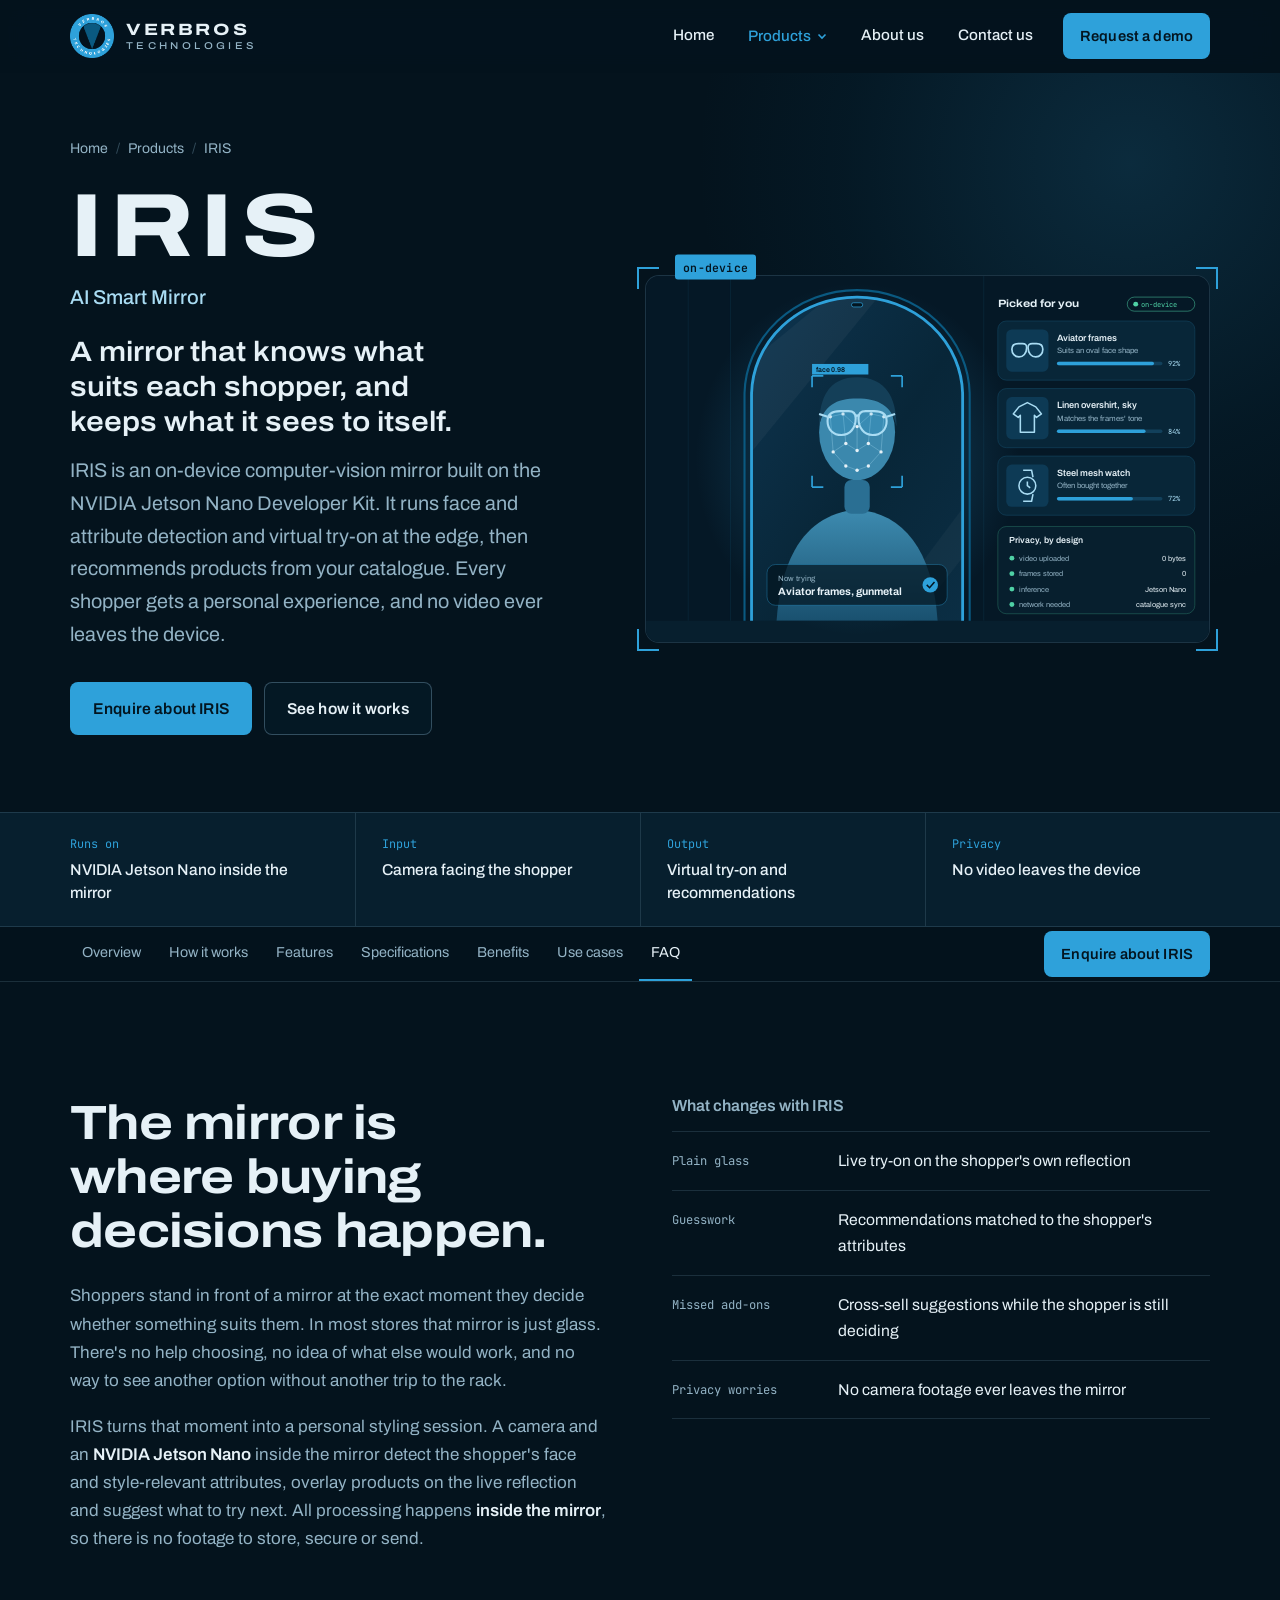
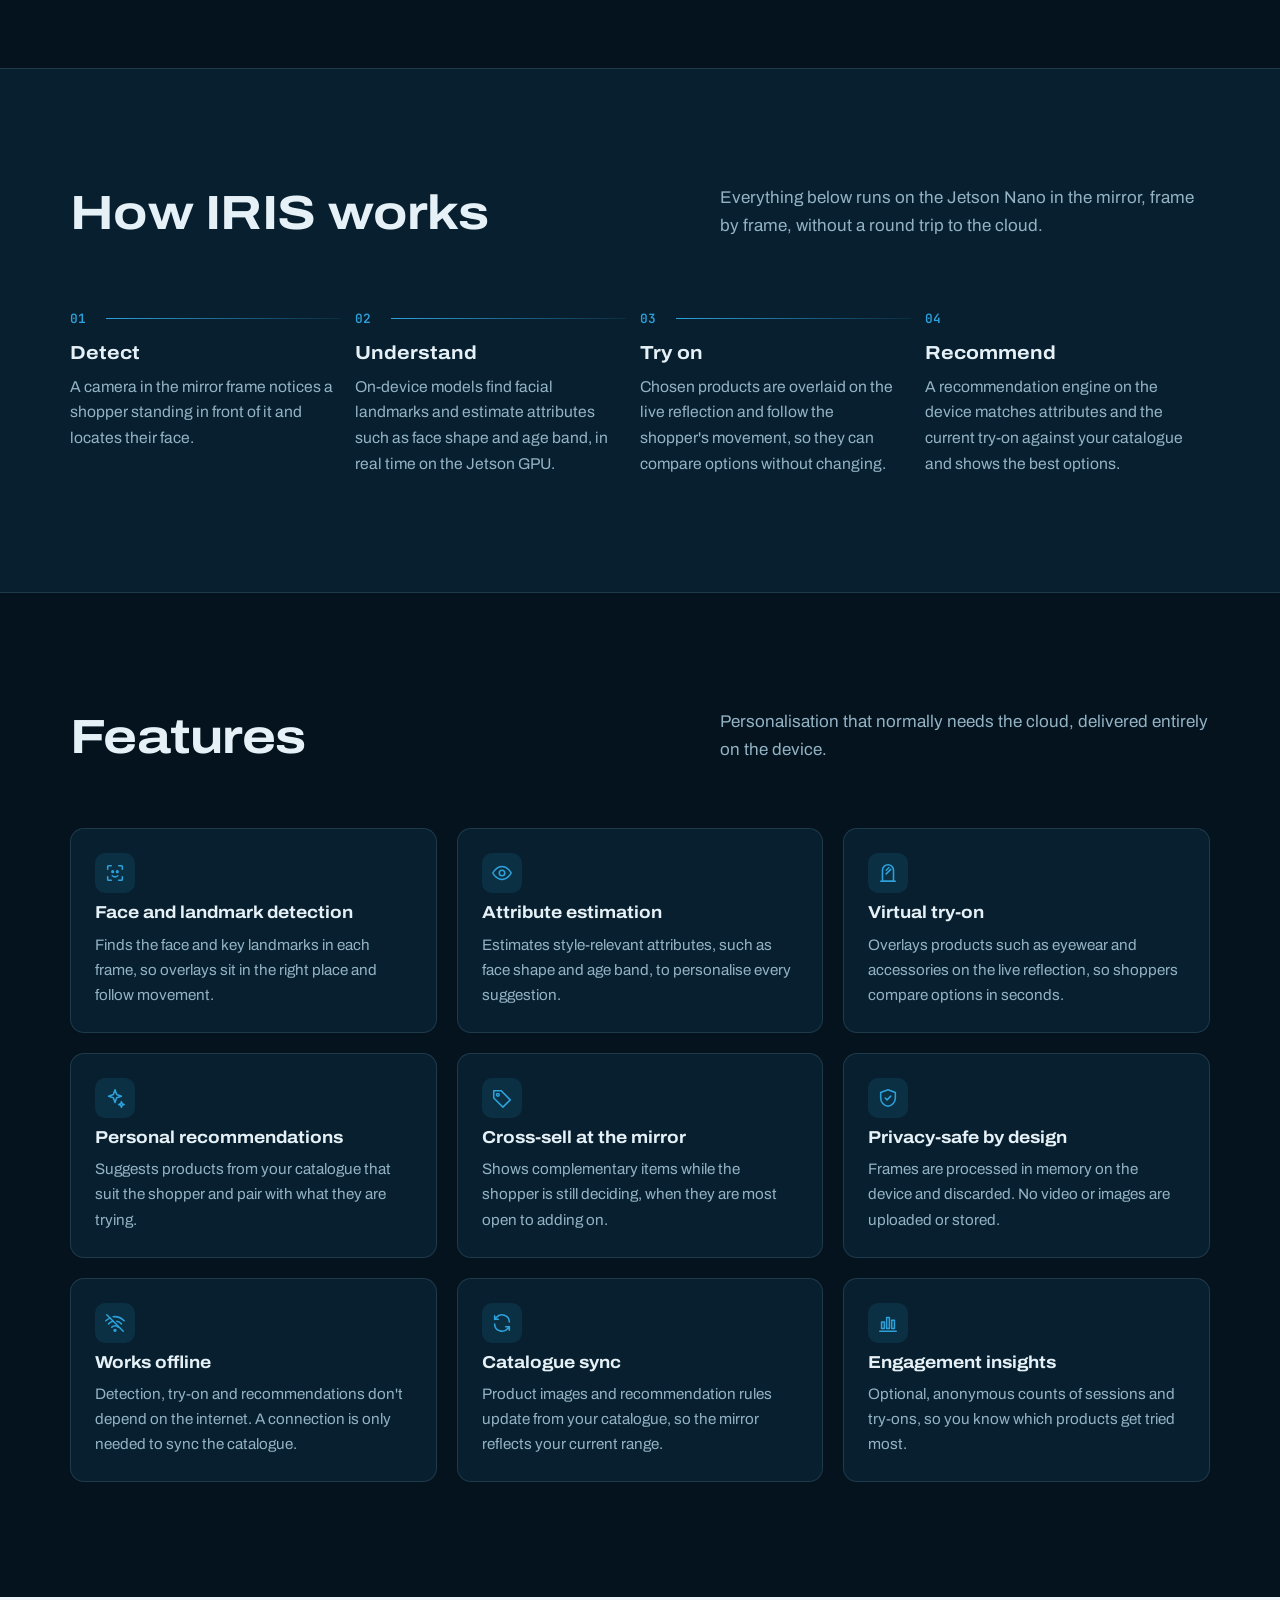
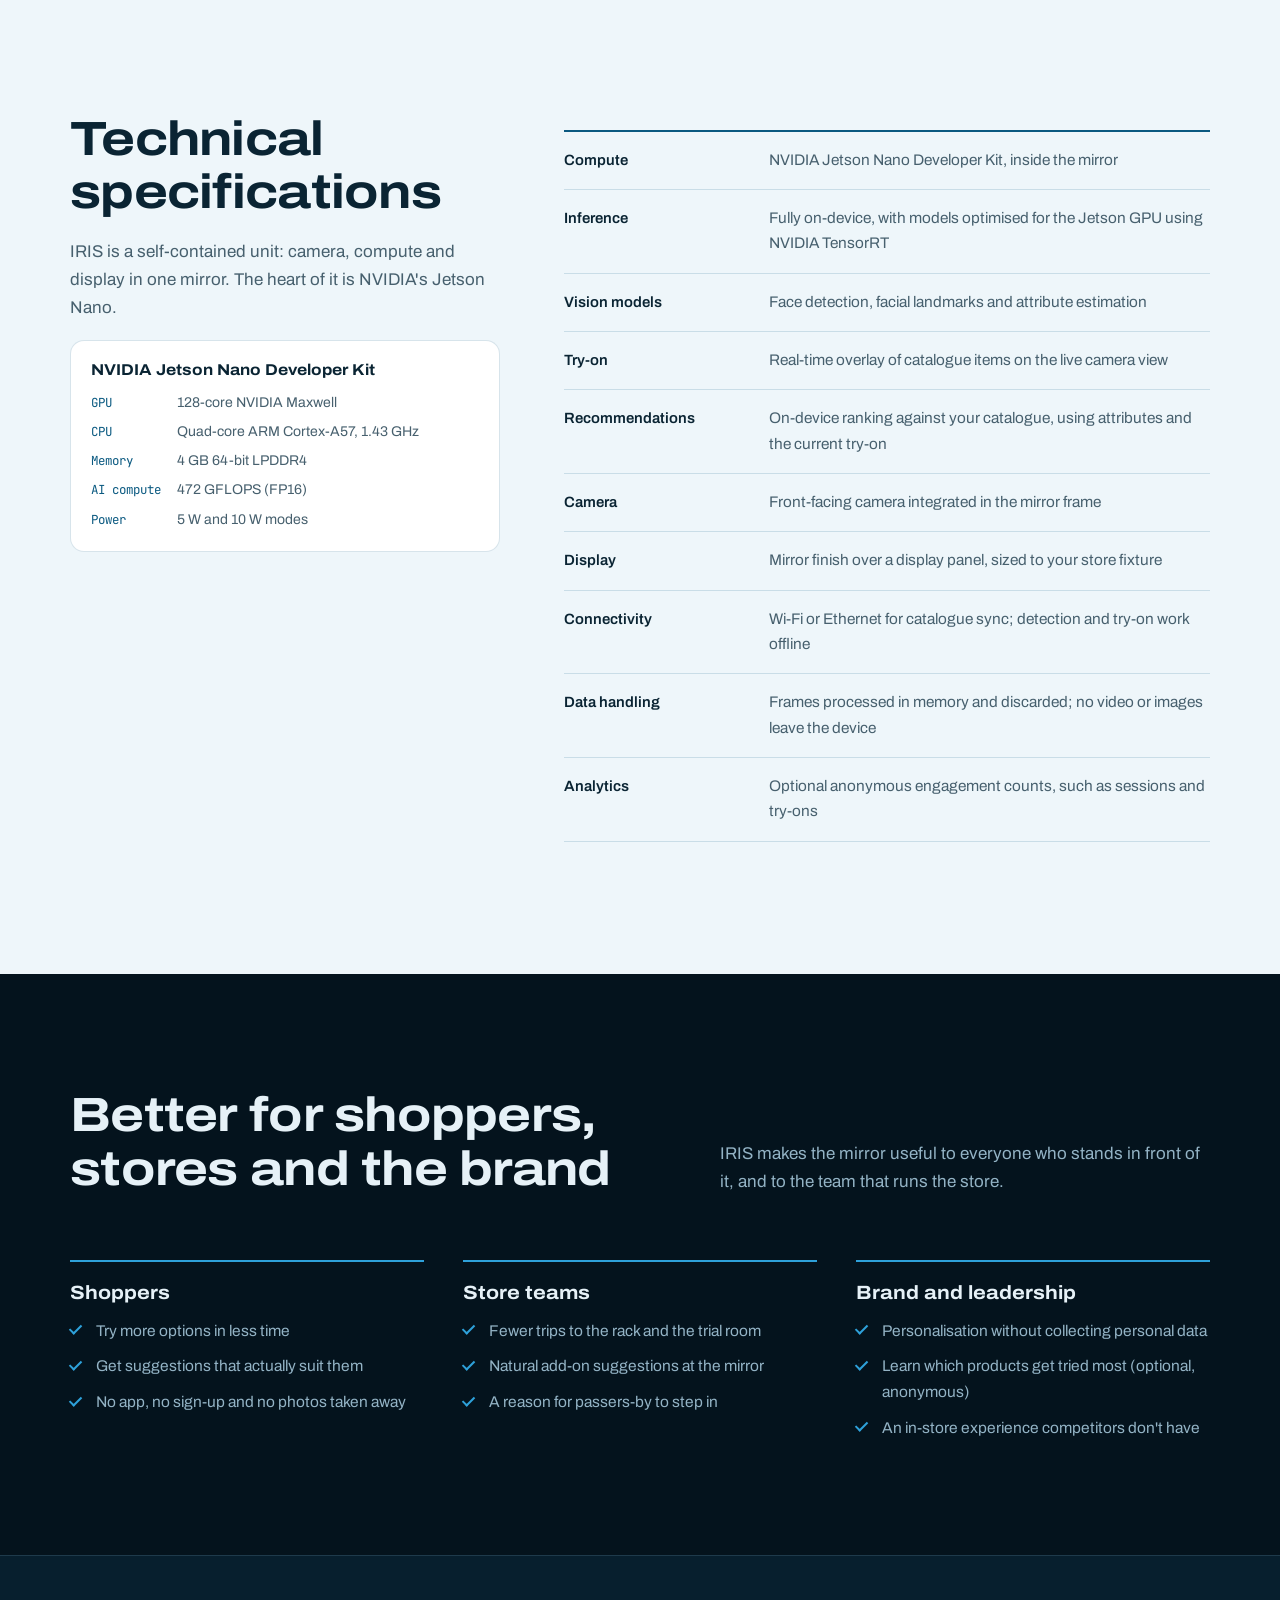
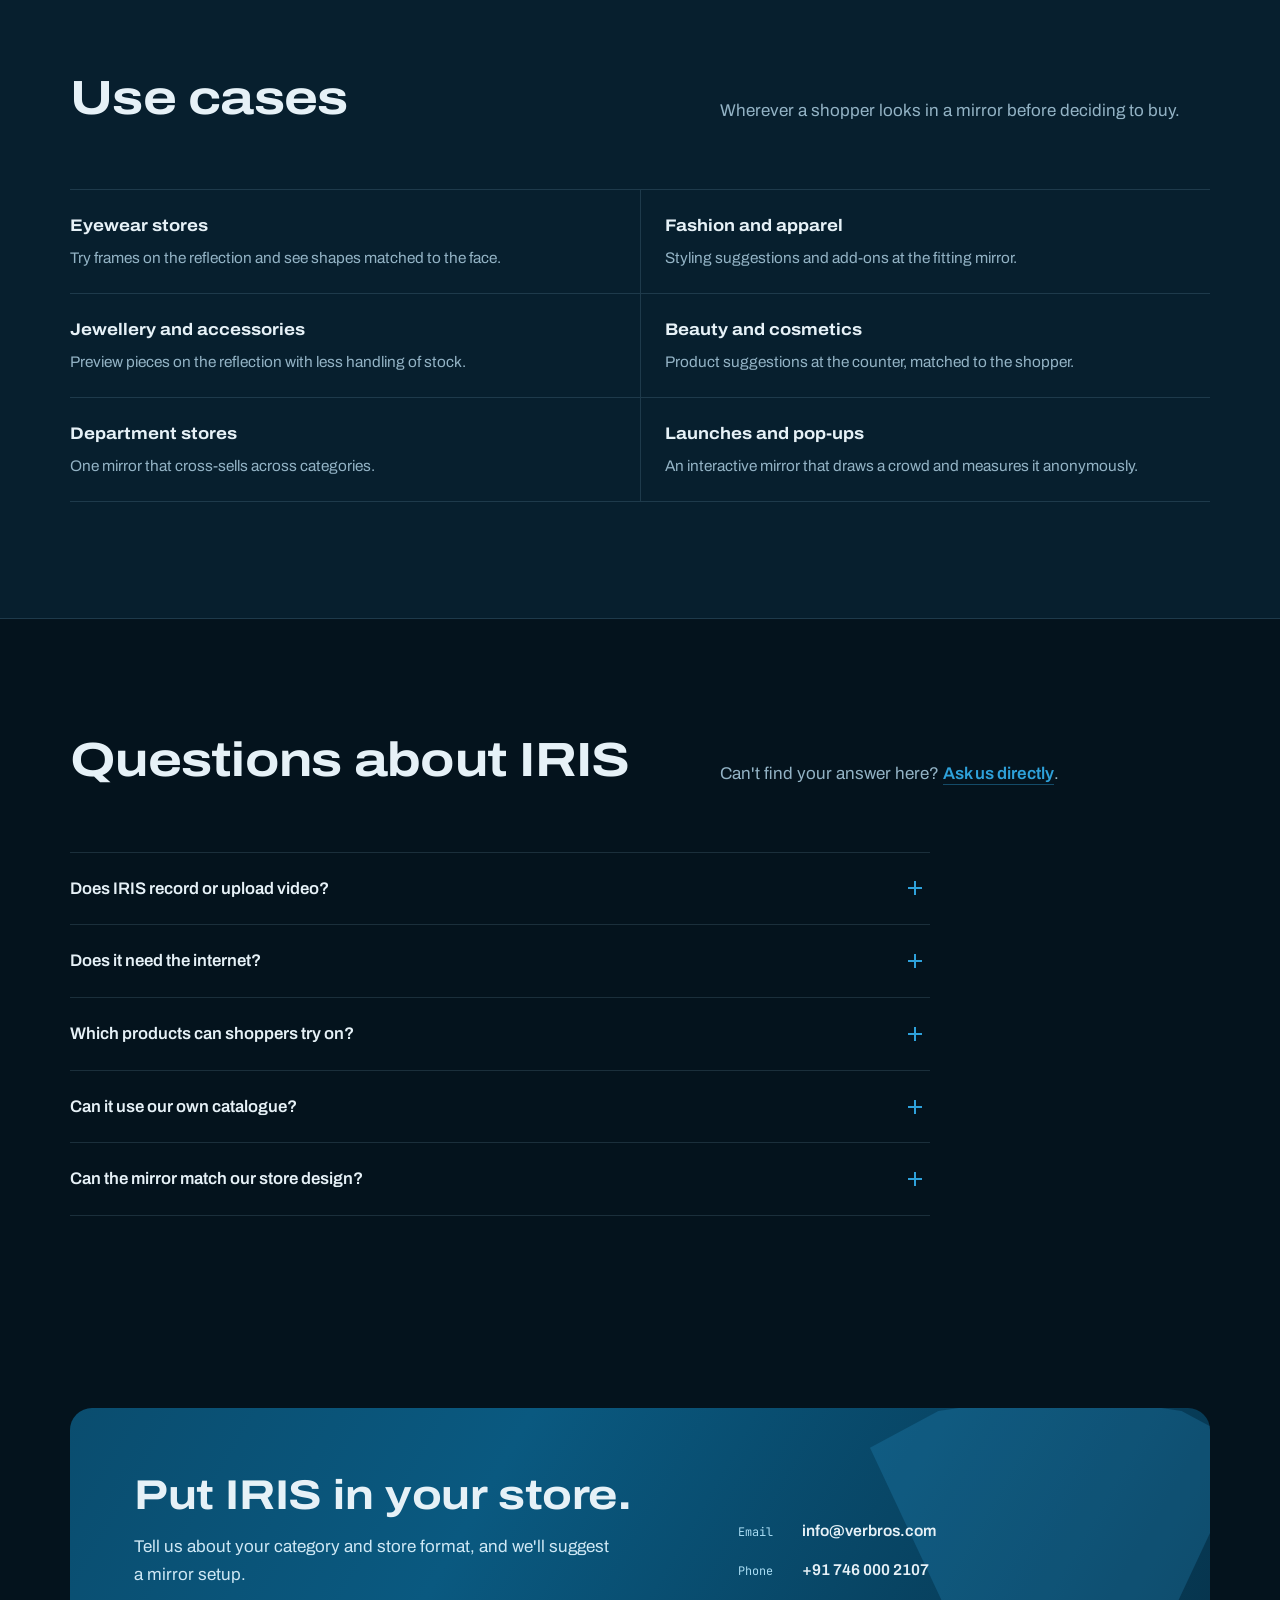
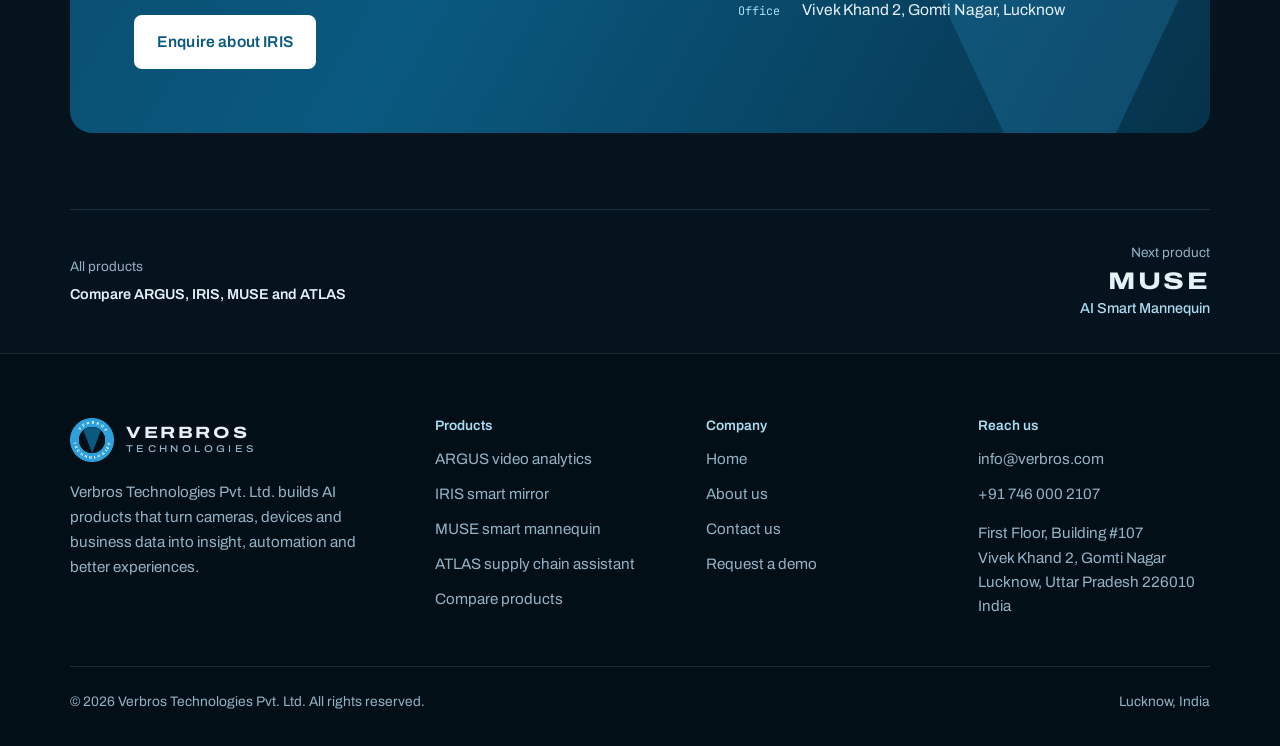
<file: iris.html>
<!doctype html>
<html lang="en">
<head>
<meta charset="utf-8">
<meta name="viewport" content="width=device-width, initial-scale=1, viewport-fit=cover">
<title>IRIS, AI Smart Mirror | Verbros Technologies</title>
<meta name="description" content="IRIS by Verbros is an on-device AI smart mirror on NVIDIA Jetson Nano with face and attribute detection, virtual try-on and privacy-safe product recommendations.">
<link rel="canonical" href="https://verbros.com/iris.html">
<meta name="theme-color" content="#04131d">
<meta property="og:type" content="website">
<meta property="og:site_name" content="Verbros Technologies">
<meta property="og:title" content="IRIS, AI Smart Mirror | Verbros Technologies">
<meta property="og:description" content="IRIS by Verbros is an on-device AI smart mirror on NVIDIA Jetson Nano with face and attribute detection, virtual try-on and privacy-safe product recommendations.">
<meta property="og:url" content="https://verbros.com/iris.html">
<meta property="og:image" content="https://verbros.com/assets/img/og-image.png">
<meta name="twitter:card" content="summary_large_image">
<link rel="icon" type="image/png" href="assets/img/favicon.png">
<link rel="apple-touch-icon" href="assets/img/apple-touch-icon.png">
<link rel="preload" href="assets/fonts/archivo-variable.woff2" as="font" type="font/woff2" crossorigin>
<link rel="stylesheet" href="assets/css/style.css">
</head>
<body>
<a class="skip" href="#main">Skip to content</a>
<header class="site-header">
  <div class="wrap nav">
    <a class="brand" href="index.html" aria-label="Verbros Technologies home">
      <img src="assets/img/logo.png" alt="" width="44" height="44">
      <span class="brand-text"><span class="brand-name">VERBROS</span><span class="brand-sub">TECHNOLOGIES</span></span>
    </a>
    <ul class="nav-links" id="nav-links">
      <li><a class="nav-link" href="index.html">Home</a></li>
      <li class="has-menu">
        <button class="nav-link" type="button" aria-expanded="false" aria-haspopup="true" aria-current="true">Products <svg class="chev" viewBox="0 0 10 10" aria-hidden="true"><path d="M1.5 3.5L5 7l3.5-3.5" fill="none" stroke="currentColor" stroke-width="1.6"/></svg></button>
        <ul class="menu">
          <li><a href="argus.html"><span class="m-name">ARGUS</span><span class="m-desc"><b>Video Analytics + LLM Insights</b>Turns CCTV into KPIs, insights and alerts</span></a></li><li><a href="iris.html"><span class="m-name">IRIS</span><span class="m-desc"><b>AI Smart Mirror</b>On-device try-on and recommendations</span></a></li><li><a href="muse.html"><span class="m-name">MUSE</span><span class="m-desc"><b>AI Smart Mannequin</b>Displays that restyle for every passer-by</span></a></li><li><a href="atlas.html"><span class="m-name">ATLAS</span><span class="m-desc"><b>Supply Chain Intelligent Assistant</b>One chat across ERP, WMS, TMS and MES</span></a></li>
          <li><a class="m-all" href="products.html">Compare all four products</a></li>
        </ul>
      </li>
      <li><a class="nav-link" href="about.html">About us</a></li>
      <li><a class="nav-link" href="contact.html">Contact us</a></li>
      <li class="nav-cta"><a class="btn btn-primary btn-sm" href="contact.html#enquire">Request a demo</a></li>
    </ul>
    <button class="menu-toggle" type="button" aria-expanded="false" aria-controls="nav-links" aria-label="Open menu"><svg viewBox="0 0 24 24" aria-hidden="true"><path d="M3 7h18M3 12h18M3 17h18" stroke="currentColor" stroke-width="1.8" stroke-linecap="round"/></svg></button>
  </div>
</header>
<main id="main">
<section class="p-hero">
  <div class="wrap">
    <ol class="crumbs"><li><a href="index.html">Home</a></li><li><a href="products.html">Products</a></li><li aria-current="page">IRIS</li></ol>
    <div class="p-hero-grid">
      <div>
        <h1><span class="pname">IRIS</span><span class="ptype">AI Smart Mirror</span></h1>
        <p class="tagline">A mirror that knows what suits each shopper, and keeps what it sees to itself.</p>
        <p class="lede">IRIS is an on-device computer-vision mirror built on the NVIDIA Jetson Nano Developer Kit. It runs face and attribute detection and virtual try-on at the edge, then recommends products from your catalogue. Every shopper gets a personal experience, and no video ever leaves the device.</p>
        <div class="btn-row">
          <a class="btn btn-primary" href="contact.html#enquire-iris">Enquire about IRIS</a>
          <a class="btn btn-ghost" href="#how">See how it works</a>
        </div>
      </div>
      <div class="frame"><span class="frame-tag">on-device</span><div class="art"><svg class="ill" role="img" aria-label="IRIS smart mirror showing a shopper&#x27;s reflection with face landmarks and virtual eyewear try-on, beside personalised product recommendations and privacy indicators" viewBox="0 0 800 520" xmlns="http://www.w3.org/2000/svg">
  <defs>
    <linearGradient id="ir-glass" x1="0" y1="0" x2="1" y2="1">
      <stop offset="0" stop-color="#0e3550"/><stop offset=".55" stop-color="#082638"/><stop offset="1" stop-color="#0b2e44"/>
    </linearGradient>
    <linearGradient id="ir-body" x1="0" y1="0" x2="0" y2="1">
      <stop offset="0" stop-color="#3d8bb0"/><stop offset="1" stop-color="#174d6b"/>
    </linearGradient>
    <clipPath id="ir-mirror"><path d="M150 490V170a150 140 0 0 1 300 0v320z"/></clipPath>
    <radialGradient id="ir-glow"><stop offset="0" stop-color="#2ea1da" stop-opacity=".35"/><stop offset="1" stop-color="#2ea1da" stop-opacity="0"/></radialGradient>
  </defs>
  <rect width="800" height="520" fill="#051826"/>
  <g stroke="#0b2a3d" stroke-width="1">
    <line x1="60" y1="0" x2="60" y2="490"/><line x1="120" y1="0" x2="120" y2="490"/><line x1="480" y1="0" x2="480" y2="490"/>
  </g>
  <rect x="0" y="490" width="800" height="30" fill="#071f2e"/>
  <ellipse cx="300" cy="260" rx="230" ry="250" fill="url(#ir-glow)"/>

  <!-- mirror -->
  <path d="M150 490V170a150 140 0 0 1 300 0v320z" fill="url(#ir-glass)"/>
  <g clip-path="url(#ir-mirror)">
    <polygon points="150,120 260,30 330,30 150,250" fill="#ffffff" fill-opacity=".04"/>
    <polygon points="380,490 450,400 450,330 330,490" fill="#ffffff" fill-opacity=".03"/>
    <!-- reflection -->
    <path d="M185 500C190 392 232 338 300 332C368 338 410 392 415 500Z" fill="url(#ir-body)"/>
    <rect x="282" y="290" width="36" height="48" rx="10" fill="#2a6f93"/>
    <ellipse cx="300" cy="222" rx="54" ry="68" fill="#3b88ad"/>
    <path d="M246 214c0-52 22-70 54-70s56 18 56 70c-6-30-26-40-56-40s-48 10-54 40z" fill="#143f58"/>
    <!-- landmark mesh -->
    <g stroke="#a9dcf3" stroke-opacity=".45" stroke-width="1" fill="none">
      <path d="M262 200L280 196L300 214L320 196L338 200"/>
      <path d="M280 196L284 238L300 248L316 238L320 196"/>
      <path d="M262 200L266 250L284 238M338 200L334 250L316 238"/>
      <path d="M266 250L284 270L300 276L316 270L334 250"/>
      <path d="M300 214L300 248"/>
    </g>
    <g fill="#e6f1f7">
      <circle cx="262" cy="200" r="2.4"/><circle cx="280" cy="196" r="2.4"/><circle cx="320" cy="196" r="2.4"/><circle cx="338" cy="200" r="2.4"/>
      <circle cx="300" cy="214" r="2.4"/><circle cx="284" cy="238" r="2.4"/><circle cx="316" cy="238" r="2.4"/><circle cx="300" cy="248" r="2.4"/>
      <circle cx="266" cy="250" r="2.4"/><circle cx="334" cy="250" r="2.4"/><circle cx="284" cy="270" r="2.4"/><circle cx="316" cy="270" r="2.4"/><circle cx="300" cy="276" r="2.4"/>
    </g>
    <!-- virtual try-on: frames -->
    <g fill="#2ea1da" fill-opacity=".14" stroke="#a9dcf3" stroke-width="3">
      <path d="M258 206c0-10 6-14 18-14h12c8 0 10 4 10 10 0 14-8 24-20 24s-20-8-20-20z"/>
      <path d="M342 206c0-10-6-14-18-14h-12c-8 0-10 4-10 10 0 14 8 24 20 24s20-8 20-20z"/>
    </g>
    <path d="M298 200q2-4 4 0" stroke="#a9dcf3" stroke-width="3" fill="none"/>
    <line x1="258" y1="200" x2="246" y2="196" stroke="#a9dcf3" stroke-width="3"/><line x1="342" y1="200" x2="354" y2="196" stroke="#a9dcf3" stroke-width="3"/>
    <!-- face box -->
    <g fill="none" stroke="#2ea1da" stroke-width="2.4">
      <path d="M236 142h16M236 142v16M364 142h-16M364 142v16M236 300h16M236 300v-16M364 300h-16M364 300v-16"/>
    </g>
    <g class="m" font-size="10" font-weight="600">
      <rect x="236" y="125" width="80" height="15" fill="#2ea1da"/><text x="241" y="136" fill="#031520">face 0.98</text>
    </g>
    <!-- try-on chip -->
    <rect x="172" y="410" width="256" height="58" rx="12" fill="#031520" fill-opacity=".72" stroke="#2ea1da" stroke-opacity=".5"/>
    <text x="188" y="433" fill="#93b3c5" font-size="11">Now trying</text>
    <text x="188" y="454" fill="#e6f1f7" font-size="15" font-weight="700">Aviator frames, gunmetal</text>
    <circle cx="404" cy="439" r="11" fill="#2ea1da"/><path d="M399 439l4 4 7-8" stroke="#031520" stroke-width="2.2" fill="none"/>
  </g>
  <path d="M150 490V170a150 140 0 0 1 300 0v320" fill="none" stroke="#2ea1da" stroke-width="4"/>
  <path d="M140 490V170a160 150 0 0 1 320 0v320" fill="none" stroke="#0a5980" stroke-width="3"/>
  <rect x="292" y="38" width="16" height="6" rx="3" fill="#031520" stroke="#2ea1da"/>

  <!-- recommendations -->
  <g font-size="11">
    <text x="500" y="44" fill="#e6f1f7" font-size="15" font-weight="700" style="font-stretch:115%">Picked for you</text>
    <rect x="684" y="30" width="96" height="20" rx="10" fill="none" stroke="#4fd1a5" stroke-opacity=".7"/>
    <circle cx="696" cy="40" r="3.5" fill="#4fd1a5"/><text x="704" y="44" fill="#4fd1a5" class="m" font-size="10">on-device</text>

    <rect x="500" y="64" width="280" height="84" rx="12" fill="#082638" stroke="#12405b"/>
    <rect x="512" y="76" width="60" height="60" rx="8" fill="#0d3a55"/>
    <g fill="none" stroke="#a9dcf3" stroke-width="2.4"><path d="M520 104c0-6 3-8 9-8h6c5 0 6 2 6 6 0 8-5 13-11 13s-10-5-10-11z"/><path d="M564 104c0-6-3-8-9-8h-6c-5 0-6 2-6 6 0 8 5 13 11 13s10-5 10-11z"/></g>
    <text x="584" y="92" fill="#e6f1f7" font-size="13" font-weight="600">Aviator frames</text>
    <text x="584" y="110" fill="#93b3c5">Suits an oval face shape</text>
    <rect x="584" y="122" width="150" height="5" rx="2.5" fill="#12405b"/><rect x="584" y="122" width="138" height="5" rx="2.5" fill="#2ea1da"/>
    <text x="742" y="128" fill="#a9dcf3" class="m" font-size="10">92%</text>

    <rect x="500" y="160" width="280" height="84" rx="12" fill="#082638" stroke="#12405b"/>
    <rect x="512" y="172" width="60" height="60" rx="8" fill="#0d3a55"/>
    <path d="M530 186l12-6 12 6 8 10-7 5-3-3v24h-20v-24l-3 3-7-5z" fill="none" stroke="#a9dcf3" stroke-width="2.2" stroke-linejoin="round"/>
    <text x="584" y="188" fill="#e6f1f7" font-size="13" font-weight="600">Linen overshirt, sky</text>
    <text x="584" y="206" fill="#93b3c5">Matches the frames' tone</text>
    <rect x="584" y="218" width="150" height="5" rx="2.5" fill="#12405b"/><rect x="584" y="218" width="126" height="5" rx="2.5" fill="#2ea1da"/>
    <text x="742" y="224" fill="#a9dcf3" class="m" font-size="10">84%</text>

    <rect x="500" y="256" width="280" height="84" rx="12" fill="#082638" stroke="#12405b"/>
    <rect x="512" y="268" width="60" height="60" rx="8" fill="#0d3a55"/>
    <g fill="none" stroke="#a9dcf3" stroke-width="2.2"><circle cx="542" cy="298" r="12"/><path d="M536 276h12l2 10M536 320h12l2-10M542 292v6l4 3"/></g>
    <text x="584" y="284" fill="#e6f1f7" font-size="13" font-weight="600">Steel mesh watch</text>
    <text x="584" y="302" fill="#93b3c5">Often bought together</text>
    <rect x="584" y="314" width="150" height="5" rx="2.5" fill="#12405b"/><rect x="584" y="314" width="108" height="5" rx="2.5" fill="#2ea1da"/>
    <text x="742" y="320" fill="#a9dcf3" class="m" font-size="10">72%</text>

    <rect x="500" y="356" width="280" height="124" rx="12" fill="#071f2e" stroke="#4fd1a5" stroke-opacity=".35"/>
    <text x="516" y="380" fill="#e6f1f7" font-size="12.5" font-weight="600">Privacy, by design</text>
    <g class="m" font-size="10.5">
      <circle cx="520" cy="401" r="3.5" fill="#4fd1a5"/><text x="530" y="405" fill="#93b3c5">video uploaded</text><text x="768" y="405" fill="#e6f1f7" text-anchor="end">0 bytes</text>
      <circle cx="520" cy="423" r="3.5" fill="#4fd1a5"/><text x="530" y="427" fill="#93b3c5">frames stored</text><text x="768" y="427" fill="#e6f1f7" text-anchor="end">0</text>
      <circle cx="520" cy="445" r="3.5" fill="#4fd1a5"/><text x="530" y="449" fill="#93b3c5">inference</text><text x="768" y="449" fill="#e6f1f7" text-anchor="end">Jetson Nano</text>
      <circle cx="520" cy="467" r="3.5" fill="#4fd1a5"/><text x="530" y="471" fill="#93b3c5">network needed</text><text x="768" y="471" fill="#e6f1f7" text-anchor="end">catalogue sync</text>
    </g>
  </g>
</svg></div></div>
    </div>
  </div>
</section>
<div class="keyfacts-band"><dl class="wrap keyfacts"><div><dt>Runs on</dt><dd>NVIDIA Jetson Nano inside the mirror</dd></div><div><dt>Input</dt><dd>Camera facing the shopper</dd></div><div><dt>Output</dt><dd>Virtual try-on and recommendations</dd></div><div><dt>Privacy</dt><dd>No video leaves the device</dd></div></dl></div>
<nav class="subnav" aria-label="On this page">
  <div class="wrap subnav-inner"><ul><li><a href="#overview">Overview</a></li><li><a href="#how">How it works</a></li><li><a href="#features">Features</a></li><li><a href="#specs">Specifications</a></li><li><a href="#benefits">Benefits</a></li><li><a href="#usecases">Use cases</a></li><li><a href="#faq">FAQ</a></li></ul><a class="btn btn-primary btn-sm" href="contact.html#enquire-iris">Enquire about IRIS</a></div>
</nav>

<section class="section" id="overview">
  <div class="wrap overview">
    <div style="display:grid;gap:24px;align-content:start">
      <h2>The mirror is where buying decisions happen.</h2>
      <div class="prose"><p>Shoppers stand in front of a mirror at the exact moment they decide whether something suits them. In most stores that mirror is just glass. There's no help choosing, no idea of what else would work, and no way to see another option without another trip to the rack.</p><p>IRIS turns that moment into a personal styling session. A camera and an <strong>NVIDIA Jetson Nano</strong> inside the mirror detect the shopper's face and style-relevant attributes, overlay products on the live reflection and suggest what to try next. All processing happens <strong>inside the mirror</strong>, so there is no footage to store, secure or send.</p></div>
    </div>
    <div style="display:grid;gap:16px;align-content:start">
      <h3 style="font-size:1rem;color:var(--muted);font-weight:600">What changes with IRIS</h3>
      <ul class="problem-list"><li><span class="was">Plain glass</span><span class="now">Live try-on on the shopper's own reflection</span></li><li><span class="was">Guesswork</span><span class="now">Recommendations matched to the shopper's attributes</span></li><li><span class="was">Missed add-ons</span><span class="now">Cross-sell suggestions while the shopper is still deciding</span></li><li><span class="was">Privacy worries</span><span class="now">No camera footage ever leaves the mirror</span></li></ul>
    </div>
  </div>
</section>

<section class="section band" id="how">
  <div class="wrap">
    <div class="section-head">
      <h2>How IRIS works</h2>
      <p>Everything below runs on the Jetson Nano in the mirror, frame by frame, without a round trip to the cloud.</p>
    </div>
    <ol class="steps" style="--n:4"><li><h3>Detect</h3><p>A camera in the mirror frame notices a shopper standing in front of it and locates their face.</p></li><li><h3>Understand</h3><p>On-device models find facial landmarks and estimate attributes such as face shape and age band, in real time on the Jetson GPU.</p></li><li><h3>Try on</h3><p>Chosen products are overlaid on the live reflection and follow the shopper's movement, so they can compare options without changing.</p></li><li><h3>Recommend</h3><p>A recommendation engine on the device matches attributes and the current try-on against your catalogue and shows the best options.</p></li></ol>
  </div>
</section>

<section class="section" id="features">
  <div class="wrap">
    <div class="section-head">
      <h2>Features</h2>
      <p>Personalisation that normally needs the cloud, delivered entirely on the device.</p>
    </div>
    <ul class="features"><li class="feature"><span class="f-ico"><svg viewBox="0 0 24 24" fill="none" stroke="currentColor" stroke-width="1.7" stroke-linecap="round" stroke-linejoin="round" aria-hidden="true"><path d="M4 8V5a1 1 0 0 1 1-1h3M16 4h3a1 1 0 0 1 1 1v3M20 16v3a1 1 0 0 1-1 1h-3M8 20H5a1 1 0 0 1-1-1v-3"/><circle cx="9.5" cy="10.5" r=".9" fill="currentColor"/><circle cx="14.5" cy="10.5" r=".9" fill="currentColor"/><path d="M9 15c1.6 1.3 4.4 1.3 6 0"/></svg></span><h3>Face and landmark detection</h3><p>Finds the face and key landmarks in each frame, so overlays sit in the right place and follow movement.</p></li><li class="feature"><span class="f-ico"><svg viewBox="0 0 24 24" fill="none" stroke="currentColor" stroke-width="1.7" stroke-linecap="round" stroke-linejoin="round" aria-hidden="true"><path d="M2 12s3.6-7 10-7 10 7 10 7-3.6 7-10 7S2 12 2 12z"/><circle cx="12" cy="12" r="3"/></svg></span><h3>Attribute estimation</h3><p>Estimates style-relevant attributes, such as face shape and age band, to personalise every suggestion.</p></li><li class="feature"><span class="f-ico"><svg viewBox="0 0 24 24" fill="none" stroke="currentColor" stroke-width="1.7" stroke-linecap="round" stroke-linejoin="round" aria-hidden="true"><path d="M6 21V9a6 6 0 0 1 12 0v12z"/><path d="M4 21h16M10 9l3-3M10 13l5-5"/></svg></span><h3>Virtual try-on</h3><p>Overlays products such as eyewear and accessories on the live reflection, so shoppers compare options in seconds.</p></li><li class="feature"><span class="f-ico"><svg viewBox="0 0 24 24" fill="none" stroke="currentColor" stroke-width="1.7" stroke-linecap="round" stroke-linejoin="round" aria-hidden="true"><path d="M12 3l1.8 5.2L19 10l-5.2 1.8L12 17l-1.8-5.2L5 10l5.2-1.8z"/><path d="M19 16l.8 2.2L22 19l-2.2.8L19 22l-.8-2.2L16 19l2.2-.8z"/></svg></span><h3>Personal recommendations</h3><p>Suggests products from your catalogue that suit the shopper and pair with what they are trying.</p></li><li class="feature"><span class="f-ico"><svg viewBox="0 0 24 24" fill="none" stroke="currentColor" stroke-width="1.7" stroke-linecap="round" stroke-linejoin="round" aria-hidden="true"><path d="M3 12V4h8l10 10-8 8z"/><circle cx="7.5" cy="8.5" r="1.5"/></svg></span><h3>Cross-sell at the mirror</h3><p>Shows complementary items while the shopper is still deciding, when they are most open to adding on.</p></li><li class="feature"><span class="f-ico"><svg viewBox="0 0 24 24" fill="none" stroke="currentColor" stroke-width="1.7" stroke-linecap="round" stroke-linejoin="round" aria-hidden="true"><path d="M12 3l8 3v6c0 4.5-3.4 8.3-8 9-4.6-.7-8-4.5-8-9V6z"/><path d="M9 12l2 2 4-4"/></svg></span><h3>Privacy-safe by design</h3><p>Frames are processed in memory on the device and discarded. No video or images are uploaded or stored.</p></li><li class="feature"><span class="f-ico"><svg viewBox="0 0 24 24" fill="none" stroke="currentColor" stroke-width="1.7" stroke-linecap="round" stroke-linejoin="round" aria-hidden="true"><path d="M3 3l18 18"/><path d="M8.5 16.5a5 5 0 0 1 7 0M5 13a10 10 0 0 1 5-2.8M14 10.2A10 10 0 0 1 19 13M2 9.5a15 15 0 0 1 4.5-2.8M10 5.1A15 15 0 0 1 22 9.5"/><circle cx="12" cy="20" r="1" fill="currentColor"/></svg></span><h3>Works offline</h3><p>Detection, try-on and recommendations don't depend on the internet. A connection is only needed to sync the catalogue.</p></li><li class="feature"><span class="f-ico"><svg viewBox="0 0 24 24" fill="none" stroke="currentColor" stroke-width="1.7" stroke-linecap="round" stroke-linejoin="round" aria-hidden="true"><path d="M20 11a8 8 0 0 0-14.3-4.9L4 8M4 4v4h4M4 13a8 8 0 0 0 14.3 4.9L20 16M20 20v-4h-4"/></svg></span><h3>Catalogue sync</h3><p>Product images and recommendation rules update from your catalogue, so the mirror reflects your current range.</p></li><li class="feature"><span class="f-ico"><svg viewBox="0 0 24 24" fill="none" stroke="currentColor" stroke-width="1.7" stroke-linecap="round" stroke-linejoin="round" aria-hidden="true"><path d="M3 21h18"/><rect x="5" y="11" width="3" height="7"/><rect x="10.5" y="6" width="3" height="12"/><rect x="16" y="9" width="3" height="9"/></svg></span><h3>Engagement insights</h3><p>Optional, anonymous counts of sessions and try-ons, so you know which products get tried most.</p></li></ul>
  </div>
</section>

<section class="section paper" id="specs">
  <div class="wrap specs">
    <div class="spec-side">
      <h2>Technical specifications</h2>
      <p>IRIS is a self-contained unit: camera, compute and display in one mirror. The heart of it is NVIDIA's Jetson Nano.</p>
      <div class="chipcard"><h3>NVIDIA Jetson Nano Developer Kit</h3><dl><dt>GPU</dt><dd>128-core NVIDIA Maxwell</dd><dt>CPU</dt><dd>Quad-core ARM Cortex-A57, 1.43 GHz</dd><dt>Memory</dt><dd>4 GB 64-bit LPDDR4</dd><dt>AI compute</dt><dd>472 GFLOPS (FP16)</dd><dt>Power</dt><dd>5 W and 10 W modes</dd></dl></div>
    </div>
    <dl class="spec-table"><div><dt>Compute</dt><dd>NVIDIA Jetson Nano Developer Kit, inside the mirror</dd></div><div><dt>Inference</dt><dd>Fully on-device, with models optimised for the Jetson GPU using NVIDIA TensorRT</dd></div><div><dt>Vision models</dt><dd>Face detection, facial landmarks and attribute estimation</dd></div><div><dt>Try-on</dt><dd>Real-time overlay of catalogue items on the live camera view</dd></div><div><dt>Recommendations</dt><dd>On-device ranking against your catalogue, using attributes and the current try-on</dd></div><div><dt>Camera</dt><dd>Front-facing camera integrated in the mirror frame</dd></div><div><dt>Display</dt><dd>Mirror finish over a display panel, sized to your store fixture</dd></div><div><dt>Connectivity</dt><dd>Wi-Fi or Ethernet for catalogue sync; detection and try-on work offline</dd></div><div><dt>Data handling</dt><dd>Frames processed in memory and discarded; no video or images leave the device</dd></div><div><dt>Analytics</dt><dd>Optional anonymous engagement counts, such as sessions and try-ons</dd></div></dl>
  </div>
</section>

<section class="section" id="benefits">
  <div class="wrap">
    <div class="section-head">
      <h2>Better for shoppers, stores and the brand</h2>
      <p>IRIS makes the mirror useful to everyone who stands in front of it, and to the team that runs the store.</p>
    </div>
    <div class="roles"><div class="role"><h3>Shoppers</h3><ul class="ticks"><li>Try more options in less time</li><li>Get suggestions that actually suit them</li><li>No app, no sign-up and no photos taken away</li></ul></div><div class="role"><h3>Store teams</h3><ul class="ticks"><li>Fewer trips to the rack and the trial room</li><li>Natural add-on suggestions at the mirror</li><li>A reason for passers-by to step in</li></ul></div><div class="role"><h3>Brand and leadership</h3><ul class="ticks"><li>Personalisation without collecting personal data</li><li>Learn which products get tried most (optional, anonymous)</li><li>An in-store experience competitors don't have</li></ul></div></div>
  </div>
</section>

<section class="section band" id="usecases">
  <div class="wrap">
    <div class="section-head">
      <h2>Use cases</h2>
      <p>Wherever a shopper looks in a mirror before deciding to buy.</p>
    </div>
    <ul class="usecases"><li><b>Eyewear stores</b><span>Try frames on the reflection and see shapes matched to the face.</span></li><li><b>Fashion and apparel</b><span>Styling suggestions and add-ons at the fitting mirror.</span></li><li><b>Jewellery and accessories</b><span>Preview pieces on the reflection with less handling of stock.</span></li><li><b>Beauty and cosmetics</b><span>Product suggestions at the counter, matched to the shopper.</span></li><li><b>Department stores</b><span>One mirror that cross-sells across categories.</span></li><li><b>Launches and pop-ups</b><span>An interactive mirror that draws a crowd and measures it anonymously.</span></li></ul>
  </div>
</section>

<section class="section" id="faq">
  <div class="wrap">
    <div class="section-head"><h2>Questions about IRIS</h2><p>Can't find your answer here? <a class="text-link" href="contact.html#enquire-iris">Ask us directly</a>.</p></div>
    <div class="faq"><details><summary>Does IRIS record or upload video?</summary><p>No. Frames are processed in memory on the Jetson Nano inside the mirror and discarded. No video or images are stored or sent anywhere.</p></details><details><summary>Does it need the internet?</summary><p>Detection, try-on and recommendations run on the device. A connection is used only to sync your catalogue and, if you enable it, anonymous engagement counts.</p></details><details><summary>Which products can shoppers try on?</summary><p>Try-on works best for products worn on or near the face and upper body, such as eyewear and accessories. We confirm the categories for your catalogue during scoping.</p></details><details><summary>Can it use our own catalogue?</summary><p>Yes. IRIS recommends from your product range. We set up the catalogue sync and recommendation rules with your team.</p></details><details><summary>Can the mirror match our store design?</summary><p>Yes. The mirror's size and finish are chosen to fit your fixture, and the on-screen look follows your brand.</p></details></div>
  </div>
</section>

<section class="section-tight">
  <div class="wrap">
    <div class="cta-band">
      <div>
        <h2>Put IRIS in your store.</h2>
        <p>Tell us about your category and store format, and we'll suggest a mirror setup.</p>
        <div class="btn-row" style="margin-top:26px; position:relative; z-index:1"><a class="btn btn-primary" href="contact.html#enquire-iris">Enquire about IRIS</a></div>
      </div>
      <div class="contact-mini">
        <div class="line"><span>Email</span><a href="mailto:info@verbros.com">info@verbros.com</a></div>
        <div class="line"><span>Phone</span><a href="tel:+917460002107">+91 746 000 2107</a></div>
        <div class="line"><span>Office</span><span style="font-family:inherit;font-size:inherit;color:#e6f1f7;width:auto">Vivek Khand 2, Gomti Nagar, Lucknow</span></div>
      </div>
    </div>
  </div>
</section>

<div class="wrap">
  <div class="next-product">
    <a href="products.html"><span class="label">All products</span><span class="ptype" style="color:var(--text);font-weight:600">Compare ARGUS, IRIS, MUSE and ATLAS</span></a>
    <a href="muse.html" style="text-align:right"><span class="label">Next product</span><span class="pname">MUSE</span><span class="ptype">AI Smart Mannequin</span></a>
  </div>
</div>
</main>
<footer class="site-footer">
  <div class="wrap">
    <div class="foot-grid">
      <div class="foot-brand">
        <a class="brand" href="index.html" aria-label="Verbros Technologies home">
          <img src="assets/img/logo.png" alt="" width="44" height="44">
          <span class="brand-text"><span class="brand-name">VERBROS</span><span class="brand-sub">TECHNOLOGIES</span></span>
        </a>
        <p>Verbros Technologies Pvt. Ltd. builds AI products that turn cameras, devices and business data into insight, automation and better experiences.</p>
      </div>
      <div>
        <h3>Products</h3>
        <ul><li><a href="argus.html">ARGUS video analytics</a></li><li><a href="iris.html">IRIS smart mirror</a></li><li><a href="muse.html">MUSE smart mannequin</a></li><li><a href="atlas.html">ATLAS supply chain assistant</a></li><li><a href="products.html">Compare products</a></li></ul>
      </div>
      <div>
        <h3>Company</h3>
        <ul><li><a href="index.html">Home</a></li><li><a href="about.html">About us</a></li><li><a href="contact.html">Contact us</a></li><li><a href="contact.html#enquire">Request a demo</a></li></ul>
      </div>
      <div>
        <h3>Reach us</h3>
        <ul>
          <li><a href="mailto:info@verbros.com">info@verbros.com</a></li>
          <li><a href="tel:+917460002107">+91 746 000 2107</a></li>
        </ul>
        <address style="margin-top:14px">First Floor, Building #107<br>Vivek Khand 2, Gomti Nagar<br>Lucknow, Uttar Pradesh 226010<br>India</address>
      </div>
    </div>
    <div class="foot-bottom">
      <span>&copy; <span data-year>2026</span> Verbros Technologies Pvt. Ltd. All rights reserved.</span>
      <span>Lucknow, India</span>
    </div>
  </div>
</footer>
<script src="assets/js/main.js" defer></script>
<script>document.querySelectorAll('[data-year]').forEach(function(e){e.textContent=new Date().getFullYear()})</script>
</body>
</html>
</file>
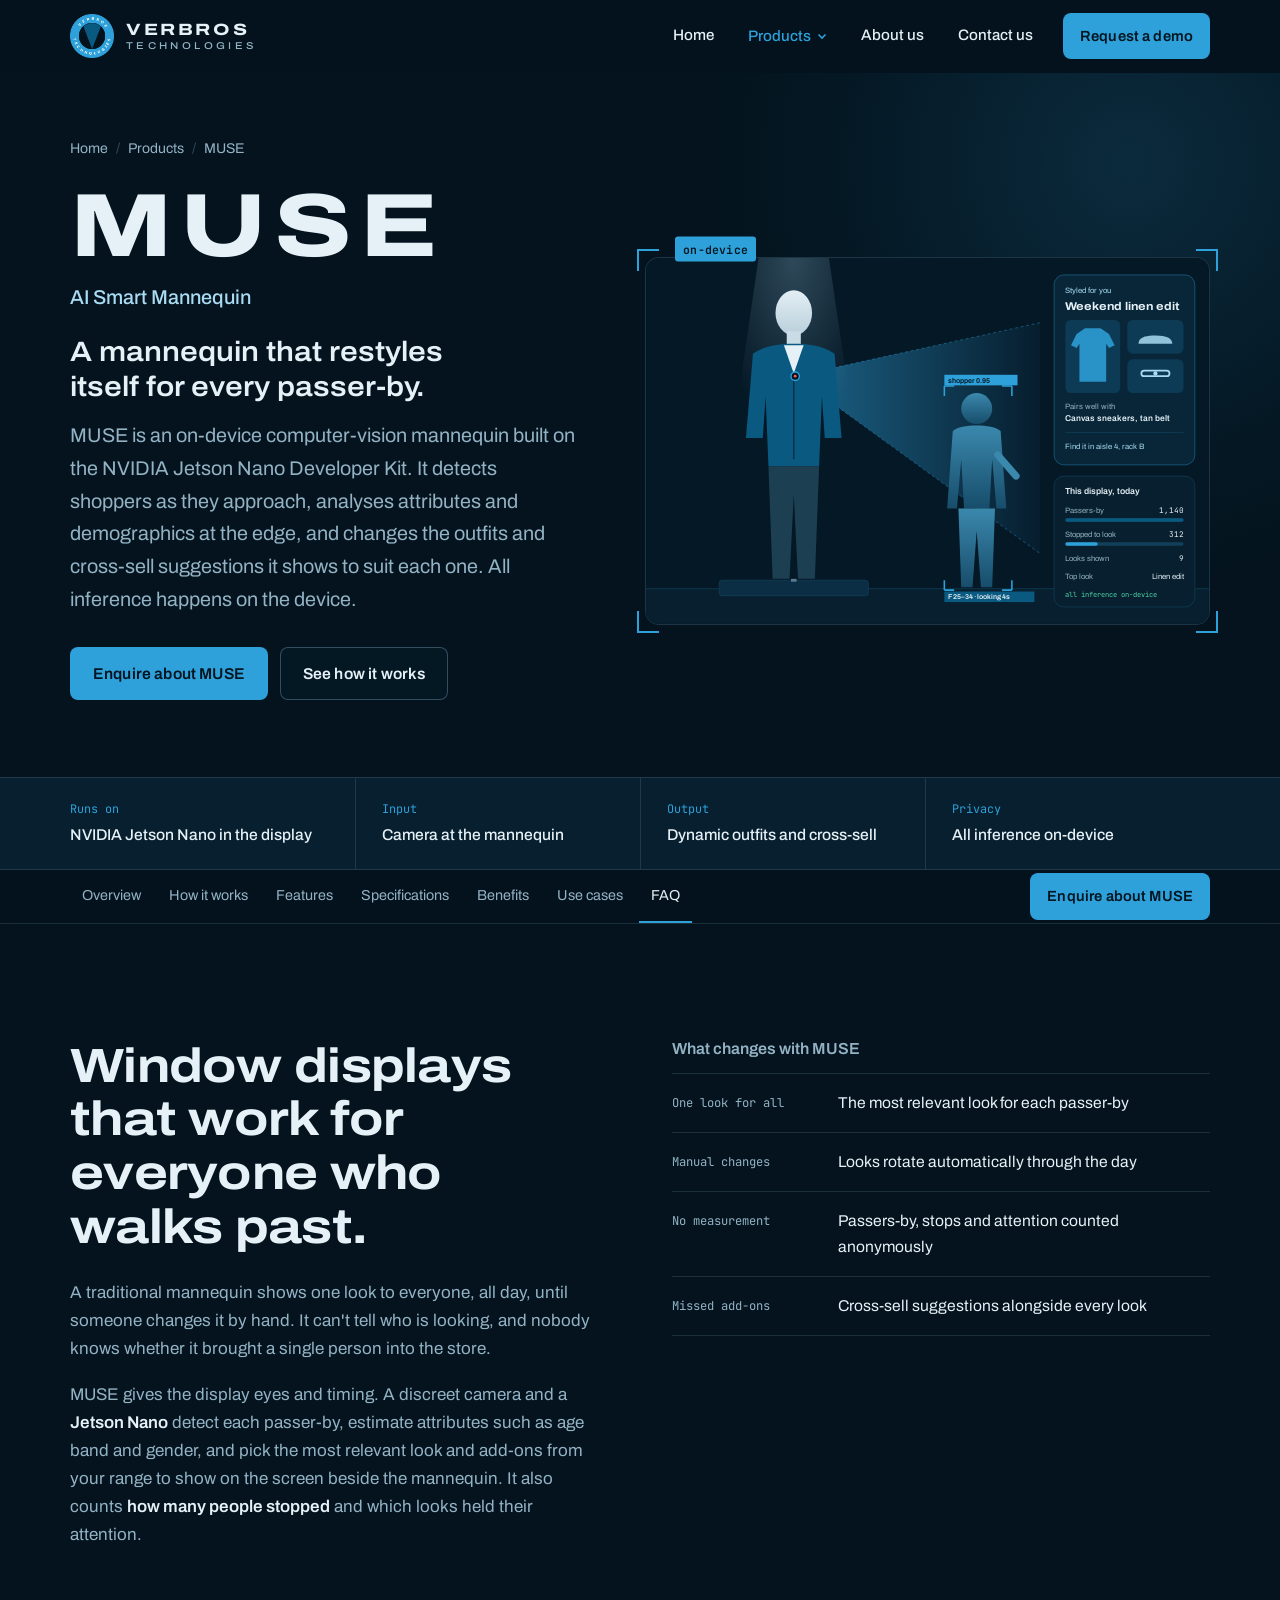
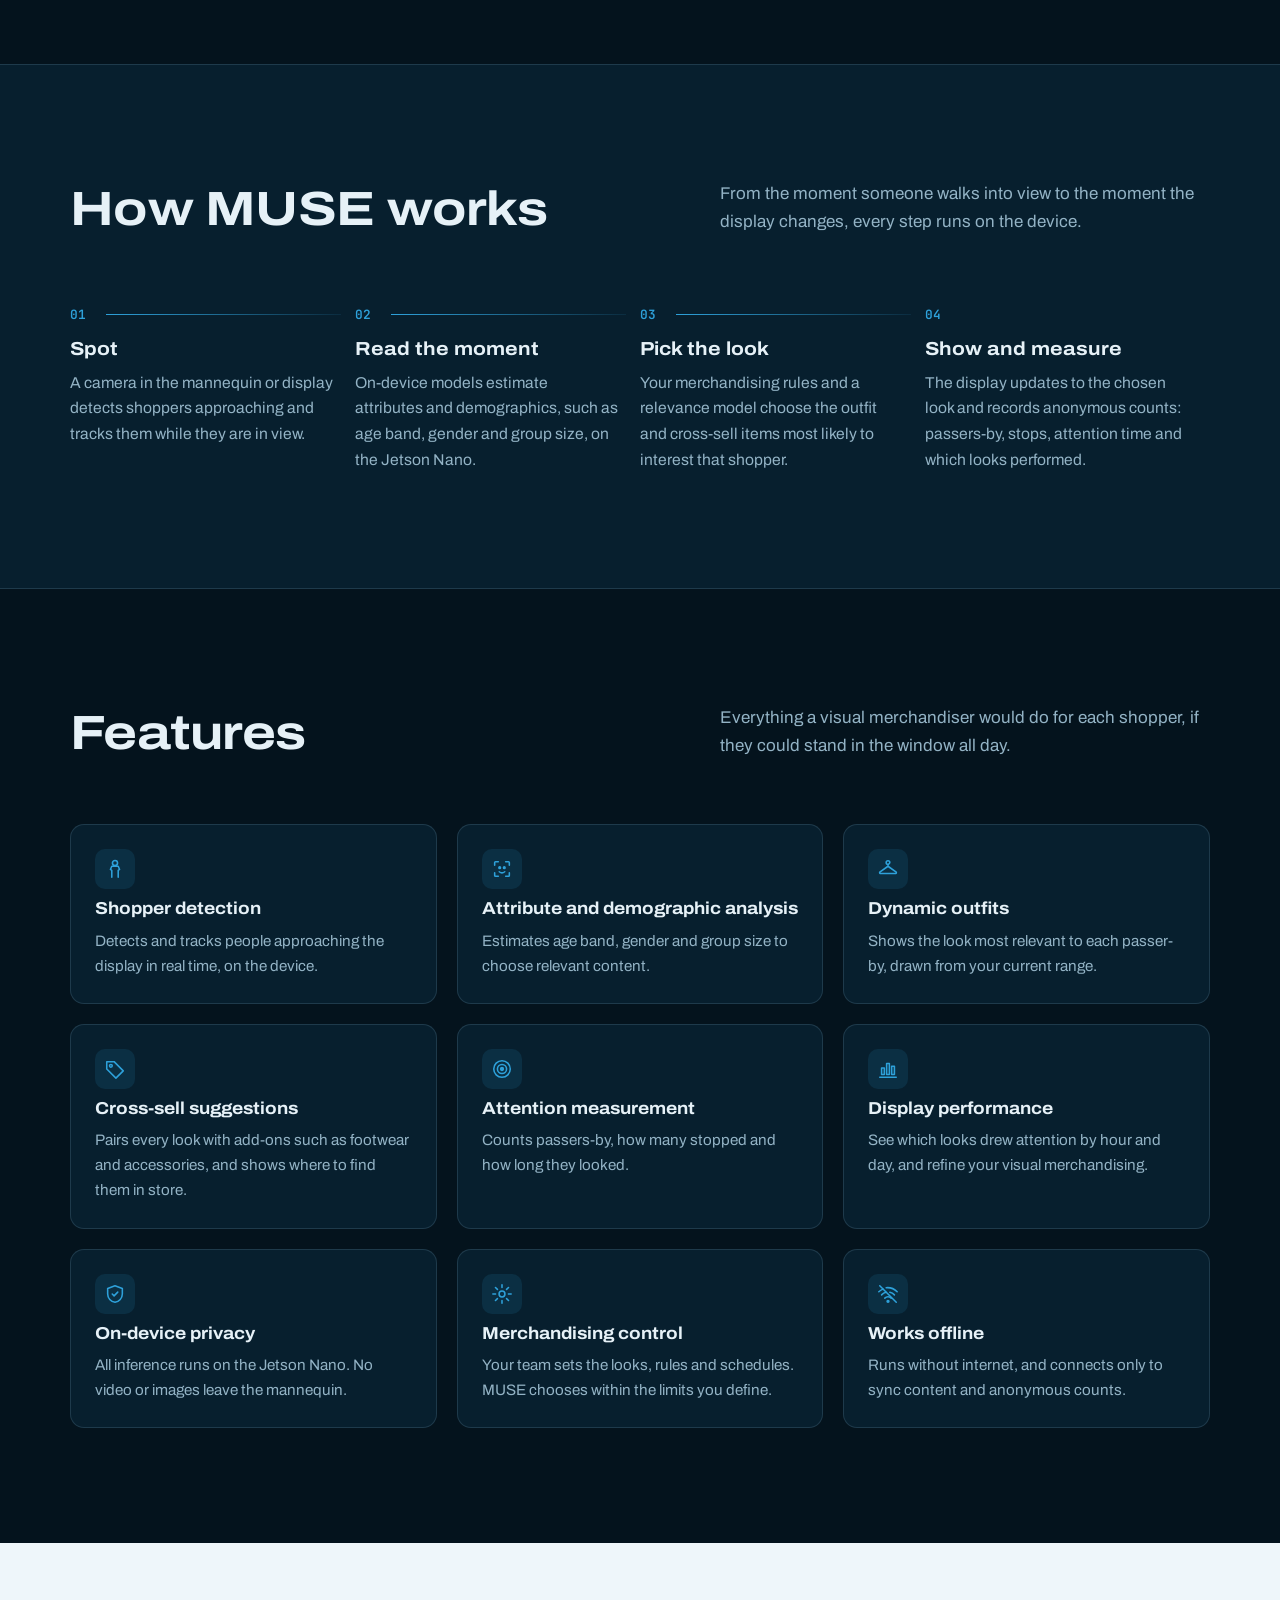
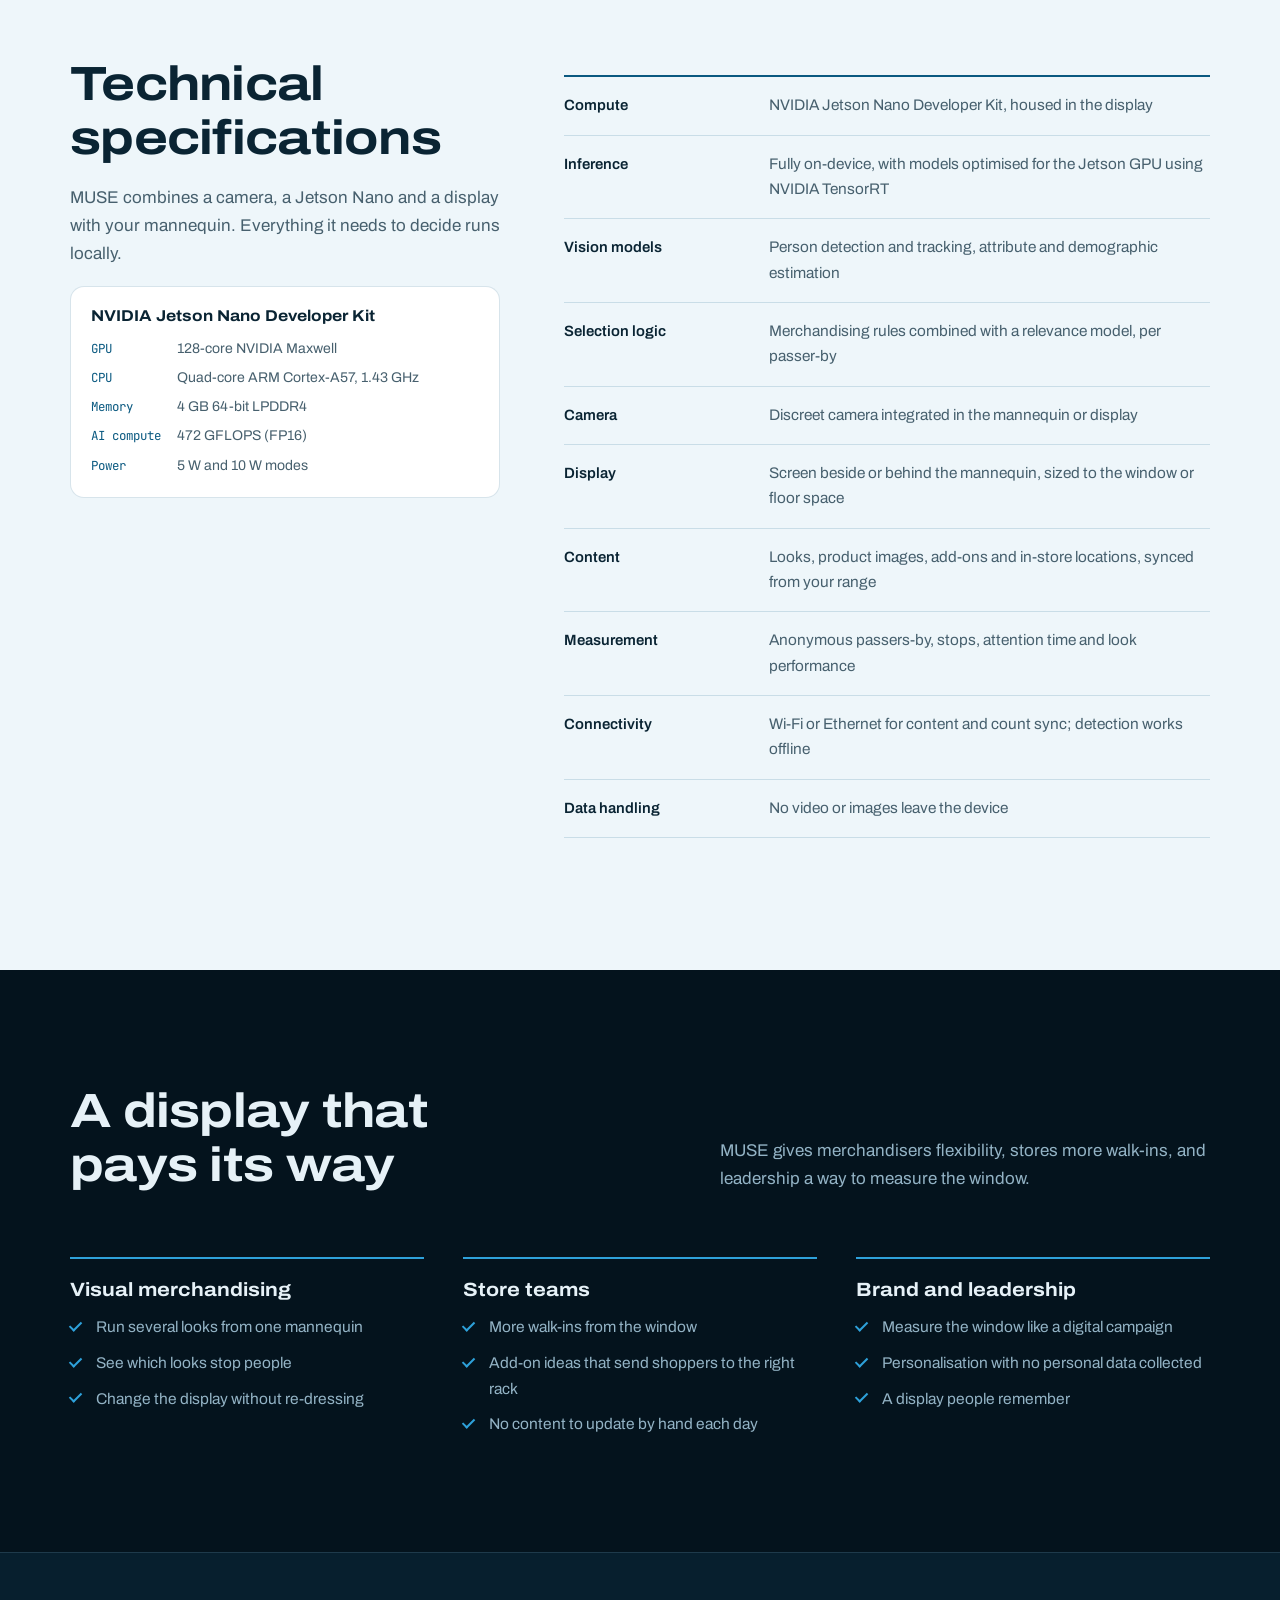
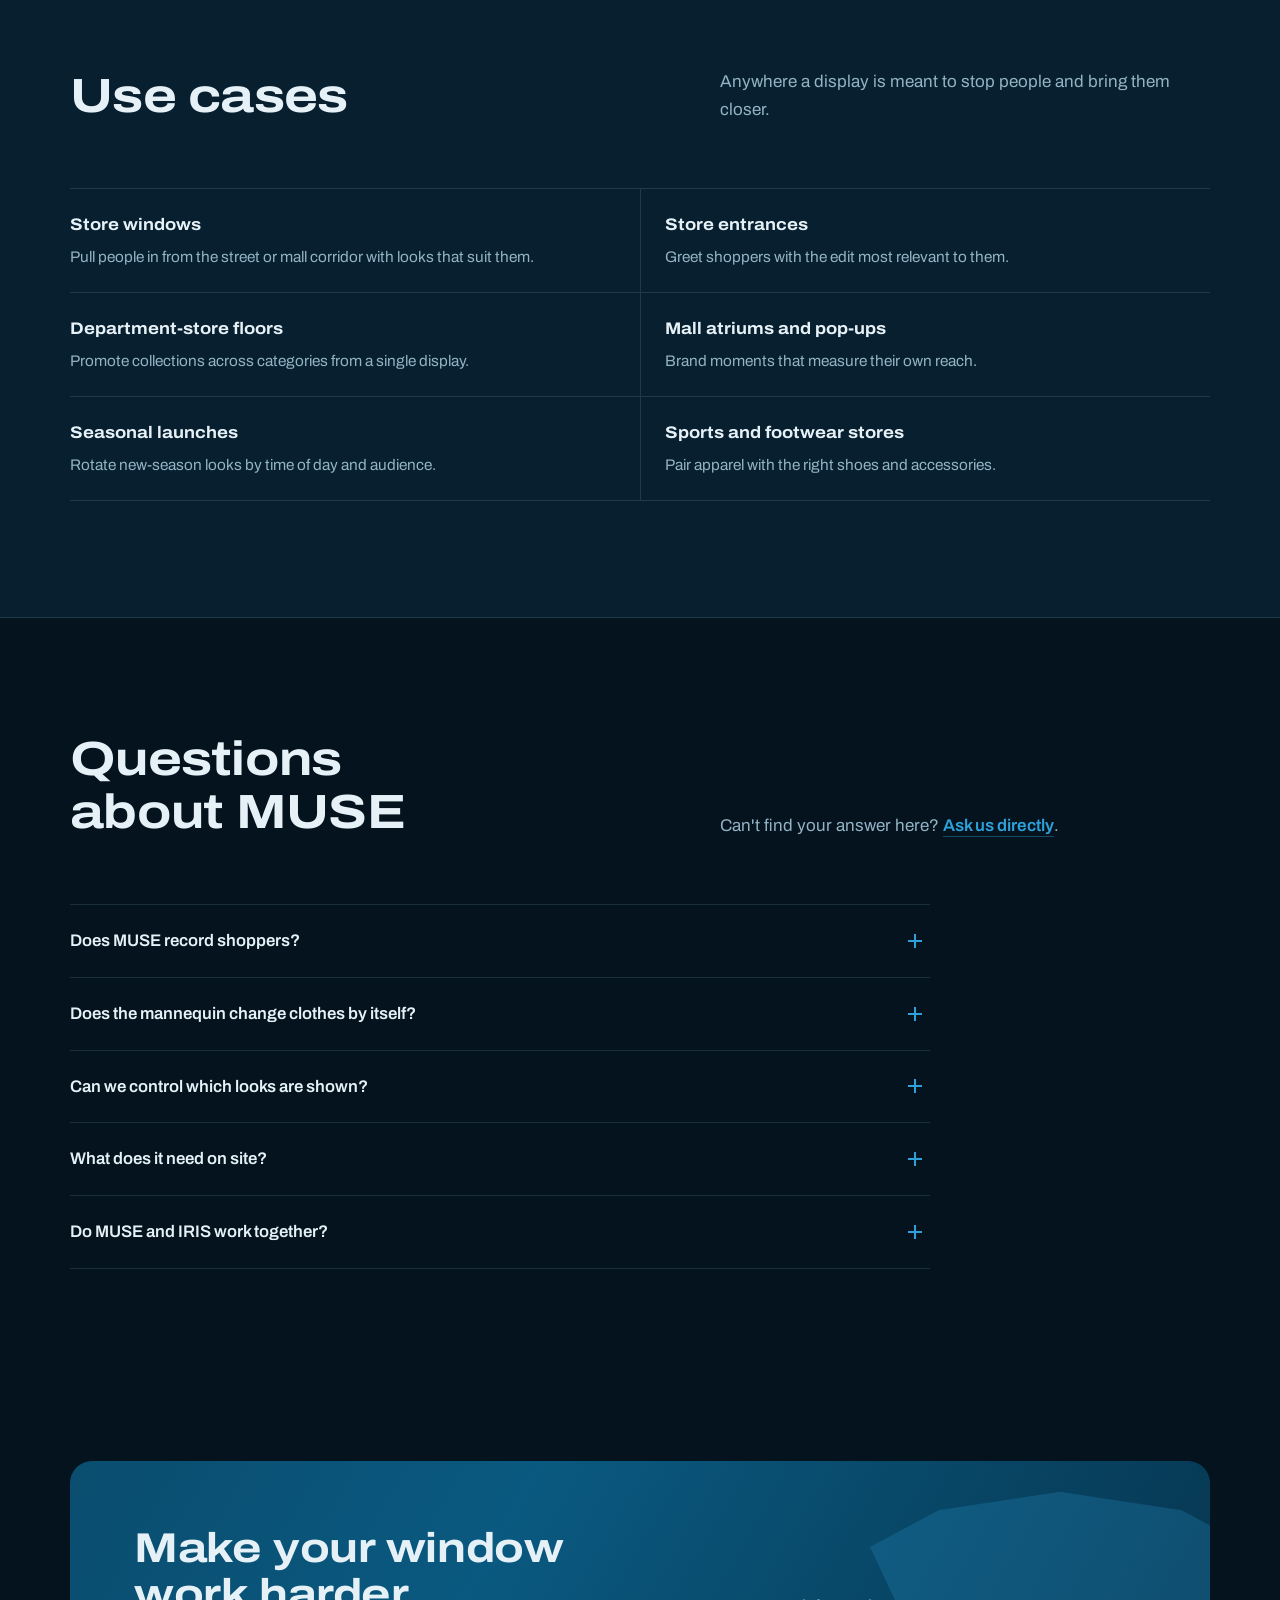
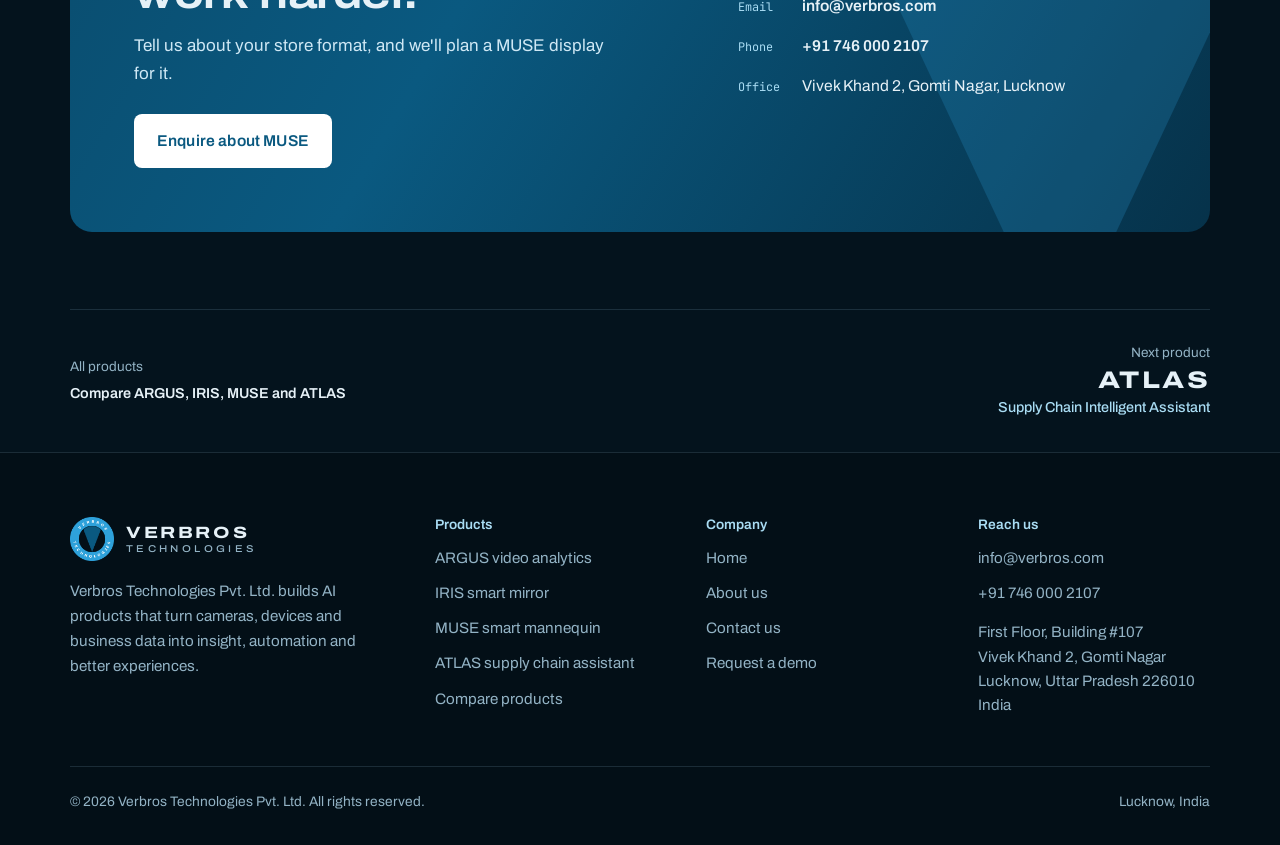
<file: muse.html>
<!doctype html>
<html lang="en">
<head>
<meta charset="utf-8">
<meta name="viewport" content="width=device-width, initial-scale=1, viewport-fit=cover">
<title>MUSE, AI Smart Mannequin | Verbros Technologies</title>
<meta name="description" content="MUSE by Verbros is an on-device AI smart mannequin on NVIDIA Jetson Nano that detects shoppers and shows the most relevant outfits and cross-sell suggestions to each.">
<link rel="canonical" href="https://verbros.com/muse.html">
<meta name="theme-color" content="#04131d">
<meta property="og:type" content="website">
<meta property="og:site_name" content="Verbros Technologies">
<meta property="og:title" content="MUSE, AI Smart Mannequin | Verbros Technologies">
<meta property="og:description" content="MUSE by Verbros is an on-device AI smart mannequin on NVIDIA Jetson Nano that detects shoppers and shows the most relevant outfits and cross-sell suggestions to each.">
<meta property="og:url" content="https://verbros.com/muse.html">
<meta property="og:image" content="https://verbros.com/assets/img/og-image.png">
<meta name="twitter:card" content="summary_large_image">
<link rel="icon" type="image/png" href="assets/img/favicon.png">
<link rel="apple-touch-icon" href="assets/img/apple-touch-icon.png">
<link rel="preload" href="assets/fonts/archivo-variable.woff2" as="font" type="font/woff2" crossorigin>
<link rel="stylesheet" href="assets/css/style.css">
</head>
<body>
<a class="skip" href="#main">Skip to content</a>
<header class="site-header">
  <div class="wrap nav">
    <a class="brand" href="index.html" aria-label="Verbros Technologies home">
      <img src="assets/img/logo.png" alt="" width="44" height="44">
      <span class="brand-text"><span class="brand-name">VERBROS</span><span class="brand-sub">TECHNOLOGIES</span></span>
    </a>
    <ul class="nav-links" id="nav-links">
      <li><a class="nav-link" href="index.html">Home</a></li>
      <li class="has-menu">
        <button class="nav-link" type="button" aria-expanded="false" aria-haspopup="true" aria-current="true">Products <svg class="chev" viewBox="0 0 10 10" aria-hidden="true"><path d="M1.5 3.5L5 7l3.5-3.5" fill="none" stroke="currentColor" stroke-width="1.6"/></svg></button>
        <ul class="menu">
          <li><a href="argus.html"><span class="m-name">ARGUS</span><span class="m-desc"><b>Video Analytics + LLM Insights</b>Turns CCTV into KPIs, insights and alerts</span></a></li><li><a href="iris.html"><span class="m-name">IRIS</span><span class="m-desc"><b>AI Smart Mirror</b>On-device try-on and recommendations</span></a></li><li><a href="muse.html"><span class="m-name">MUSE</span><span class="m-desc"><b>AI Smart Mannequin</b>Displays that restyle for every passer-by</span></a></li><li><a href="atlas.html"><span class="m-name">ATLAS</span><span class="m-desc"><b>Supply Chain Intelligent Assistant</b>One chat across ERP, WMS, TMS and MES</span></a></li>
          <li><a class="m-all" href="products.html">Compare all four products</a></li>
        </ul>
      </li>
      <li><a class="nav-link" href="about.html">About us</a></li>
      <li><a class="nav-link" href="contact.html">Contact us</a></li>
      <li class="nav-cta"><a class="btn btn-primary btn-sm" href="contact.html#enquire">Request a demo</a></li>
    </ul>
    <button class="menu-toggle" type="button" aria-expanded="false" aria-controls="nav-links" aria-label="Open menu"><svg viewBox="0 0 24 24" aria-hidden="true"><path d="M3 7h18M3 12h18M3 17h18" stroke="currentColor" stroke-width="1.8" stroke-linecap="round"/></svg></button>
  </div>
</header>
<main id="main">
<section class="p-hero">
  <div class="wrap">
    <ol class="crumbs"><li><a href="index.html">Home</a></li><li><a href="products.html">Products</a></li><li aria-current="page">MUSE</li></ol>
    <div class="p-hero-grid">
      <div>
        <h1><span class="pname">MUSE</span><span class="ptype">AI Smart Mannequin</span></h1>
        <p class="tagline">A mannequin that restyles itself for every passer-by.</p>
        <p class="lede">MUSE is an on-device computer-vision mannequin built on the NVIDIA Jetson Nano Developer Kit. It detects shoppers as they approach, analyses attributes and demographics at the edge, and changes the outfits and cross-sell suggestions it shows to suit each one. All inference happens on the device.</p>
        <div class="btn-row">
          <a class="btn btn-primary" href="contact.html#enquire-muse">Enquire about MUSE</a>
          <a class="btn btn-ghost" href="#how">See how it works</a>
        </div>
      </div>
      <div class="frame"><span class="frame-tag">on-device</span><div class="art"><svg class="ill" role="img" aria-label="MUSE smart mannequin with a camera detecting a passing shopper, a screen showing a look styled for that shopper and display analytics" viewBox="0 0 800 520" xmlns="http://www.w3.org/2000/svg">
  <defs>
    <linearGradient id="mu-fov" x1="0" y1="0" x2="1" y2="0">
      <stop offset="0" stop-color="#2ea1da" stop-opacity=".55"/><stop offset="1" stop-color="#2ea1da" stop-opacity=".04"/>
    </linearGradient>
    <linearGradient id="mu-skin" x1="0" y1="0" x2="0" y2="1">
      <stop offset="0" stop-color="#e3eef4"/><stop offset="1" stop-color="#b9cfdb"/>
    </linearGradient>
    <linearGradient id="mu-person" x1="0" y1="0" x2="0" y2="1">
      <stop offset="0" stop-color="#3b88ad"/><stop offset="1" stop-color="#174d6b"/>
    </linearGradient>
    <radialGradient id="mu-spot" cx=".5" cy="0"><stop offset="0" stop-color="#a9dcf3" stop-opacity=".25"/><stop offset="1" stop-color="#a9dcf3" stop-opacity="0"/></radialGradient>
  </defs>
  <rect width="800" height="520" fill="#051826"/>
  <rect x="0" y="470" width="800" height="50" fill="#071f2e"/>
  <line x1="0" y1="470" x2="800" y2="470" stroke="#12405b"/>
  <!-- plinth spotlight -->
  <polygon points="160,0 260,0 330,480 90,480" fill="url(#mu-spot)"/>
  <rect x="104" y="458" width="212" height="22" rx="4" fill="#0b2e44" stroke="#12405b"/>

  <!-- field of view -->
  <polygon points="212,168 560,92 560,420" fill="url(#mu-fov)"/>
  <line x1="212" y1="168" x2="560" y2="92" stroke="#2ea1da" stroke-opacity=".6" stroke-dasharray="4 4"/>
  <line x1="212" y1="168" x2="560" y2="420" stroke="#2ea1da" stroke-opacity=".6" stroke-dasharray="4 4"/>

  <!-- mannequin -->
  <ellipse cx="210" cy="78" rx="26" ry="32" fill="url(#mu-skin)"/>
  <rect x="200" y="104" width="20" height="22" fill="#c9dbe5"/>
  <!-- jacket -->
  <path d="M152 136c18-12 40-14 58-14s40 2 58 14l10 120h-24l-4-60-4 100h-72l-4-100-4 60h-24z" fill="#0a5980"/>
  <path d="M196 124l14 40 14-40" fill="#e6f1f7"/>
  <path d="M210 164v122" stroke="#06324a" stroke-width="2"/>
  <circle cx="212" cy="168" r="6" fill="#031520" stroke="#2ea1da" stroke-width="2"/>
  <circle cx="212" cy="168" r="2" fill="#ff5a5f" class="pulse"/>
  <!-- trousers -->
  <path d="M174 296h72l-6 160h-24l-6-120-6 120h-24z" fill="#1d3f52"/>
  <rect x="206" y="456" width="8" height="4" fill="#5a7c8f"/>

  <!-- shopper -->
  <g fill="url(#mu-person)">
    <circle cx="470" cy="214" r="22"/>
    <path d="M436 246c6-6 20-8 34-8s28 2 34 8l8 110h-14l-6-70-4 70h-36l-4-70-6 70h-14z"/>
    <path d="M444 356h52l-4 112h-16l-6-80-6 80h-16z"/>
  </g>
  <path d="M500 280l26 30" stroke="#3b88ad" stroke-width="10" stroke-linecap="round"/>
  <g fill="none" stroke="#2ea1da" stroke-width="2.2">
    <path d="M424 182h14M424 182v14M520 182h-14M520 182v14M424 472h14M424 472v-14M520 472h-14M520 472v-14"/>
  </g>
  <g class="m" font-size="10" font-weight="600">
    <rect x="424" y="166" width="104" height="15" fill="#2ea1da"/><text x="429" y="177" fill="#031520">shopper 0.95</text>
    <rect x="424" y="474" width="128" height="15" fill="#0a5980"/><text x="429" y="485" fill="#e6f1f7">F 25–34 · looking 4s</text>
  </g>

  <!-- screen: styled for you -->
  <rect x="580" y="24" width="200" height="270" rx="14" fill="#082638" stroke="#2ea1da" stroke-opacity=".55"/>
  <text x="596" y="50" fill="#a9dcf3" font-size="11">Styled for you</text>
  <text x="596" y="74" fill="#e6f1f7" font-size="16" font-weight="700" style="font-stretch:112%">Weekend linen edit</text>
  <rect x="596" y="88" width="78" height="104" rx="8" fill="#0d3a55"/>
  <path d="M612 108l12-8h22l12 8 8 16-8 4-4-6v54h-38v-54l-4 6-8-4z" fill="#2ea1da" fill-opacity=".85"/>
  <rect x="684" y="88" width="80" height="48" rx="8" fill="#0d3a55"/>
  <path d="M700 122c0-8 8-12 24-12s24 4 24 12z" fill="#a9dcf3" fill-opacity=".85"/>
  <rect x="684" y="144" width="80" height="48" rx="8" fill="#0d3a55"/>
  <rect x="704" y="160" width="40" height="8" rx="4" fill="none" stroke="#a9dcf3" stroke-width="2.5"/>
  <circle cx="724" cy="164" r="3" fill="#a9dcf3"/>
  <text x="596" y="214" fill="#93b3c5" font-size="11">Pairs well with</text>
  <text x="596" y="232" fill="#e6f1f7" font-size="12" font-weight="600">Canvas sneakers, tan belt</text>
  <line x1="596" y1="248" x2="764" y2="248" stroke="#12405b"/>
  <text x="596" y="272" fill="#a9dcf3" font-size="11">Find it in aisle 4, rack B</text>

  <!-- display analytics -->
  <rect x="580" y="310" width="200" height="186" rx="14" fill="#071f2e" stroke="#12405b"/>
  <text x="596" y="336" fill="#e6f1f7" font-size="12.5" font-weight="600">This display, today</text>
  <g font-size="11">
    <text x="596" y="362" fill="#93b3c5">Passers-by</text><text x="764" y="362" fill="#e6f1f7" text-anchor="end" class="m">1,140</text>
    <rect x="596" y="370" width="168" height="5" rx="2.5" fill="#12405b"/><rect x="596" y="370" width="168" height="5" rx="2.5" fill="#0a5980"/>
    <text x="596" y="396" fill="#93b3c5">Stopped to look</text><text x="764" y="396" fill="#e6f1f7" text-anchor="end" class="m">312</text>
    <rect x="596" y="404" width="168" height="5" rx="2.5" fill="#12405b"/><rect x="596" y="404" width="46" height="5" rx="2.5" fill="#2ea1da"/>
    <text x="596" y="430" fill="#93b3c5">Looks shown</text><text x="764" y="430" fill="#e6f1f7" text-anchor="end" class="m">9</text>
    <text x="596" y="456" fill="#93b3c5">Top look</text><text x="764" y="456" fill="#e6f1f7" text-anchor="end">Linen edit</text>
    <text x="596" y="482" fill="#4fd1a5" class="m" font-size="10">all inference on-device</text>
  </g>
</svg></div></div>
    </div>
  </div>
</section>
<div class="keyfacts-band"><dl class="wrap keyfacts"><div><dt>Runs on</dt><dd>NVIDIA Jetson Nano in the display</dd></div><div><dt>Input</dt><dd>Camera at the mannequin</dd></div><div><dt>Output</dt><dd>Dynamic outfits and cross-sell</dd></div><div><dt>Privacy</dt><dd>All inference on-device</dd></div></dl></div>
<nav class="subnav" aria-label="On this page">
  <div class="wrap subnav-inner"><ul><li><a href="#overview">Overview</a></li><li><a href="#how">How it works</a></li><li><a href="#features">Features</a></li><li><a href="#specs">Specifications</a></li><li><a href="#benefits">Benefits</a></li><li><a href="#usecases">Use cases</a></li><li><a href="#faq">FAQ</a></li></ul><a class="btn btn-primary btn-sm" href="contact.html#enquire-muse">Enquire about MUSE</a></div>
</nav>

<section class="section" id="overview">
  <div class="wrap overview">
    <div style="display:grid;gap:24px;align-content:start">
      <h2>Window displays that work for everyone who walks past.</h2>
      <div class="prose"><p>A traditional mannequin shows one look to everyone, all day, until someone changes it by hand. It can't tell who is looking, and nobody knows whether it brought a single person into the store.</p><p>MUSE gives the display eyes and timing. A discreet camera and a <strong>Jetson Nano</strong> detect each passer-by, estimate attributes such as age band and gender, and pick the most relevant look and add-ons from your range to show on the screen beside the mannequin. It also counts <strong>how many people stopped</strong> and which looks held their attention.</p></div>
    </div>
    <div style="display:grid;gap:16px;align-content:start">
      <h3 style="font-size:1rem;color:var(--muted);font-weight:600">What changes with MUSE</h3>
      <ul class="problem-list"><li><span class="was">One look for all</span><span class="now">The most relevant look for each passer-by</span></li><li><span class="was">Manual changes</span><span class="now">Looks rotate automatically through the day</span></li><li><span class="was">No measurement</span><span class="now">Passers-by, stops and attention counted anonymously</span></li><li><span class="was">Missed add-ons</span><span class="now">Cross-sell suggestions alongside every look</span></li></ul>
    </div>
  </div>
</section>

<section class="section band" id="how">
  <div class="wrap">
    <div class="section-head">
      <h2>How MUSE works</h2>
      <p>From the moment someone walks into view to the moment the display changes, every step runs on the device.</p>
    </div>
    <ol class="steps" style="--n:4"><li><h3>Spot</h3><p>A camera in the mannequin or display detects shoppers approaching and tracks them while they are in view.</p></li><li><h3>Read the moment</h3><p>On-device models estimate attributes and demographics, such as age band, gender and group size, on the Jetson Nano.</p></li><li><h3>Pick the look</h3><p>Your merchandising rules and a relevance model choose the outfit and cross-sell items most likely to interest that shopper.</p></li><li><h3>Show and measure</h3><p>The display updates to the chosen look and records anonymous counts: passers-by, stops, attention time and which looks performed.</p></li></ol>
  </div>
</section>

<section class="section" id="features">
  <div class="wrap">
    <div class="section-head">
      <h2>Features</h2>
      <p>Everything a visual merchandiser would do for each shopper, if they could stand in the window all day.</p>
    </div>
    <ul class="features"><li class="feature"><span class="f-ico"><svg viewBox="0 0 24 24" fill="none" stroke="currentColor" stroke-width="1.7" stroke-linecap="round" stroke-linejoin="round" aria-hidden="true"><circle cx="12" cy="5.5" r="2.8"/><path d="M8.5 21v-7.5L7 12.5 8.5 9h7l1.5 3.5-1.5 1v7.5"/></svg></span><h3>Shopper detection</h3><p>Detects and tracks people approaching the display in real time, on the device.</p></li><li class="feature"><span class="f-ico"><svg viewBox="0 0 24 24" fill="none" stroke="currentColor" stroke-width="1.7" stroke-linecap="round" stroke-linejoin="round" aria-hidden="true"><path d="M4 8V5a1 1 0 0 1 1-1h3M16 4h3a1 1 0 0 1 1 1v3M20 16v3a1 1 0 0 1-1 1h-3M8 20H5a1 1 0 0 1-1-1v-3"/><circle cx="9.5" cy="10.5" r=".9" fill="currentColor"/><circle cx="14.5" cy="10.5" r=".9" fill="currentColor"/><path d="M9 15c1.6 1.3 4.4 1.3 6 0"/></svg></span><h3>Attribute and demographic analysis</h3><p>Estimates age band, gender and group size to choose relevant content.</p></li><li class="feature"><span class="f-ico"><svg viewBox="0 0 24 24" fill="none" stroke="currentColor" stroke-width="1.7" stroke-linecap="round" stroke-linejoin="round" aria-hidden="true"><path d="M12 7a2 2 0 1 1 2-2c0 1-1 1.5-2 2.2V9l9 6.5a1 1 0 0 1-.6 1.5H3.6a1 1 0 0 1-.6-1.5L12 9"/></svg></span><h3>Dynamic outfits</h3><p>Shows the look most relevant to each passer-by, drawn from your current range.</p></li><li class="feature"><span class="f-ico"><svg viewBox="0 0 24 24" fill="none" stroke="currentColor" stroke-width="1.7" stroke-linecap="round" stroke-linejoin="round" aria-hidden="true"><path d="M3 12V4h8l10 10-8 8z"/><circle cx="7.5" cy="8.5" r="1.5"/></svg></span><h3>Cross-sell suggestions</h3><p>Pairs every look with add-ons such as footwear and accessories, and shows where to find them in store.</p></li><li class="feature"><span class="f-ico"><svg viewBox="0 0 24 24" fill="none" stroke="currentColor" stroke-width="1.7" stroke-linecap="round" stroke-linejoin="round" aria-hidden="true"><circle cx="12" cy="12" r="9"/><circle cx="12" cy="12" r="5"/><circle cx="12" cy="12" r="1.5" fill="currentColor"/></svg></span><h3>Attention measurement</h3><p>Counts passers-by, how many stopped and how long they looked.</p></li><li class="feature"><span class="f-ico"><svg viewBox="0 0 24 24" fill="none" stroke="currentColor" stroke-width="1.7" stroke-linecap="round" stroke-linejoin="round" aria-hidden="true"><path d="M3 21h18"/><rect x="5" y="11" width="3" height="7"/><rect x="10.5" y="6" width="3" height="12"/><rect x="16" y="9" width="3" height="9"/></svg></span><h3>Display performance</h3><p>See which looks drew attention by hour and day, and refine your visual merchandising.</p></li><li class="feature"><span class="f-ico"><svg viewBox="0 0 24 24" fill="none" stroke="currentColor" stroke-width="1.7" stroke-linecap="round" stroke-linejoin="round" aria-hidden="true"><path d="M12 3l8 3v6c0 4.5-3.4 8.3-8 9-4.6-.7-8-4.5-8-9V6z"/><path d="M9 12l2 2 4-4"/></svg></span><h3>On-device privacy</h3><p>All inference runs on the Jetson Nano. No video or images leave the mannequin.</p></li><li class="feature"><span class="f-ico"><svg viewBox="0 0 24 24" fill="none" stroke="currentColor" stroke-width="1.7" stroke-linecap="round" stroke-linejoin="round" aria-hidden="true"><circle cx="12" cy="12" r="3.2"/><path d="M12 2v3M12 19v3M4.9 4.9l2.1 2.1M17 17l2.1 2.1M2 12h3M19 12h3M4.9 19.1L7 17M17 7l2.1-2.1"/></svg></span><h3>Merchandising control</h3><p>Your team sets the looks, rules and schedules. MUSE chooses within the limits you define.</p></li><li class="feature"><span class="f-ico"><svg viewBox="0 0 24 24" fill="none" stroke="currentColor" stroke-width="1.7" stroke-linecap="round" stroke-linejoin="round" aria-hidden="true"><path d="M3 3l18 18"/><path d="M8.5 16.5a5 5 0 0 1 7 0M5 13a10 10 0 0 1 5-2.8M14 10.2A10 10 0 0 1 19 13M2 9.5a15 15 0 0 1 4.5-2.8M10 5.1A15 15 0 0 1 22 9.5"/><circle cx="12" cy="20" r="1" fill="currentColor"/></svg></span><h3>Works offline</h3><p>Runs without internet, and connects only to sync content and anonymous counts.</p></li></ul>
  </div>
</section>

<section class="section paper" id="specs">
  <div class="wrap specs">
    <div class="spec-side">
      <h2>Technical specifications</h2>
      <p>MUSE combines a camera, a Jetson Nano and a display with your mannequin. Everything it needs to decide runs locally.</p>
      <div class="chipcard"><h3>NVIDIA Jetson Nano Developer Kit</h3><dl><dt>GPU</dt><dd>128-core NVIDIA Maxwell</dd><dt>CPU</dt><dd>Quad-core ARM Cortex-A57, 1.43 GHz</dd><dt>Memory</dt><dd>4 GB 64-bit LPDDR4</dd><dt>AI compute</dt><dd>472 GFLOPS (FP16)</dd><dt>Power</dt><dd>5 W and 10 W modes</dd></dl></div>
    </div>
    <dl class="spec-table"><div><dt>Compute</dt><dd>NVIDIA Jetson Nano Developer Kit, housed in the display</dd></div><div><dt>Inference</dt><dd>Fully on-device, with models optimised for the Jetson GPU using NVIDIA TensorRT</dd></div><div><dt>Vision models</dt><dd>Person detection and tracking, attribute and demographic estimation</dd></div><div><dt>Selection logic</dt><dd>Merchandising rules combined with a relevance model, per passer-by</dd></div><div><dt>Camera</dt><dd>Discreet camera integrated in the mannequin or display</dd></div><div><dt>Display</dt><dd>Screen beside or behind the mannequin, sized to the window or floor space</dd></div><div><dt>Content</dt><dd>Looks, product images, add-ons and in-store locations, synced from your range</dd></div><div><dt>Measurement</dt><dd>Anonymous passers-by, stops, attention time and look performance</dd></div><div><dt>Connectivity</dt><dd>Wi-Fi or Ethernet for content and count sync; detection works offline</dd></div><div><dt>Data handling</dt><dd>No video or images leave the device</dd></div></dl>
  </div>
</section>

<section class="section" id="benefits">
  <div class="wrap">
    <div class="section-head">
      <h2>A display that pays its way</h2>
      <p>MUSE gives merchandisers flexibility, stores more walk-ins, and leadership a way to measure the window.</p>
    </div>
    <div class="roles"><div class="role"><h3>Visual merchandising</h3><ul class="ticks"><li>Run several looks from one mannequin</li><li>See which looks stop people</li><li>Change the display without re-dressing</li></ul></div><div class="role"><h3>Store teams</h3><ul class="ticks"><li>More walk-ins from the window</li><li>Add-on ideas that send shoppers to the right rack</li><li>No content to update by hand each day</li></ul></div><div class="role"><h3>Brand and leadership</h3><ul class="ticks"><li>Measure the window like a digital campaign</li><li>Personalisation with no personal data collected</li><li>A display people remember</li></ul></div></div>
  </div>
</section>

<section class="section band" id="usecases">
  <div class="wrap">
    <div class="section-head">
      <h2>Use cases</h2>
      <p>Anywhere a display is meant to stop people and bring them closer.</p>
    </div>
    <ul class="usecases"><li><b>Store windows</b><span>Pull people in from the street or mall corridor with looks that suit them.</span></li><li><b>Store entrances</b><span>Greet shoppers with the edit most relevant to them.</span></li><li><b>Department-store floors</b><span>Promote collections across categories from a single display.</span></li><li><b>Mall atriums and pop-ups</b><span>Brand moments that measure their own reach.</span></li><li><b>Seasonal launches</b><span>Rotate new-season looks by time of day and audience.</span></li><li><b>Sports and footwear stores</b><span>Pair apparel with the right shoes and accessories.</span></li></ul>
  </div>
</section>

<section class="section" id="faq">
  <div class="wrap">
    <div class="section-head"><h2>Questions about MUSE</h2><p>Can't find your answer here? <a class="text-link" href="contact.html#enquire-muse">Ask us directly</a>.</p></div>
    <div class="faq"><details><summary>Does MUSE record shoppers?</summary><p>No. Video is analysed in memory on the Jetson Nano and discarded. Only anonymous counts, such as passers-by and stops, are kept.</p></details><details><summary>Does the mannequin change clothes by itself?</summary><p>The mannequin wears a physical outfit. MUSE changes what the display beside it shows: alternative looks, colours and add-ons chosen for each passer-by.</p></details><details><summary>Can we control which looks are shown?</summary><p>Yes. Your team sets the looks, product rules and schedules. MUSE chooses within those limits for each shopper.</p></details><details><summary>What does it need on site?</summary><p>Power, a mounting point for the camera and display, and Wi-Fi or Ethernet for content sync.</p></details><details><summary>Do MUSE and IRIS work together?</summary><p>They complement each other. MUSE draws shoppers to a look in the window, and IRIS helps them try it and find what pairs with it at the mirror.</p></details></div>
  </div>
</section>

<section class="section-tight">
  <div class="wrap">
    <div class="cta-band">
      <div>
        <h2>Make your window work harder.</h2>
        <p>Tell us about your store format, and we'll plan a MUSE display for it.</p>
        <div class="btn-row" style="margin-top:26px; position:relative; z-index:1"><a class="btn btn-primary" href="contact.html#enquire-muse">Enquire about MUSE</a></div>
      </div>
      <div class="contact-mini">
        <div class="line"><span>Email</span><a href="mailto:info@verbros.com">info@verbros.com</a></div>
        <div class="line"><span>Phone</span><a href="tel:+917460002107">+91 746 000 2107</a></div>
        <div class="line"><span>Office</span><span style="font-family:inherit;font-size:inherit;color:#e6f1f7;width:auto">Vivek Khand 2, Gomti Nagar, Lucknow</span></div>
      </div>
    </div>
  </div>
</section>

<div class="wrap">
  <div class="next-product">
    <a href="products.html"><span class="label">All products</span><span class="ptype" style="color:var(--text);font-weight:600">Compare ARGUS, IRIS, MUSE and ATLAS</span></a>
    <a href="atlas.html" style="text-align:right"><span class="label">Next product</span><span class="pname">ATLAS</span><span class="ptype">Supply Chain Intelligent Assistant</span></a>
  </div>
</div>
</main>
<footer class="site-footer">
  <div class="wrap">
    <div class="foot-grid">
      <div class="foot-brand">
        <a class="brand" href="index.html" aria-label="Verbros Technologies home">
          <img src="assets/img/logo.png" alt="" width="44" height="44">
          <span class="brand-text"><span class="brand-name">VERBROS</span><span class="brand-sub">TECHNOLOGIES</span></span>
        </a>
        <p>Verbros Technologies Pvt. Ltd. builds AI products that turn cameras, devices and business data into insight, automation and better experiences.</p>
      </div>
      <div>
        <h3>Products</h3>
        <ul><li><a href="argus.html">ARGUS video analytics</a></li><li><a href="iris.html">IRIS smart mirror</a></li><li><a href="muse.html">MUSE smart mannequin</a></li><li><a href="atlas.html">ATLAS supply chain assistant</a></li><li><a href="products.html">Compare products</a></li></ul>
      </div>
      <div>
        <h3>Company</h3>
        <ul><li><a href="index.html">Home</a></li><li><a href="about.html">About us</a></li><li><a href="contact.html">Contact us</a></li><li><a href="contact.html#enquire">Request a demo</a></li></ul>
      </div>
      <div>
        <h3>Reach us</h3>
        <ul>
          <li><a href="mailto:info@verbros.com">info@verbros.com</a></li>
          <li><a href="tel:+917460002107">+91 746 000 2107</a></li>
        </ul>
        <address style="margin-top:14px">First Floor, Building #107<br>Vivek Khand 2, Gomti Nagar<br>Lucknow, Uttar Pradesh 226010<br>India</address>
      </div>
    </div>
    <div class="foot-bottom">
      <span>&copy; <span data-year>2026</span> Verbros Technologies Pvt. Ltd. All rights reserved.</span>
      <span>Lucknow, India</span>
    </div>
  </div>
</footer>
<script src="assets/js/main.js" defer></script>
<script>document.querySelectorAll('[data-year]').forEach(function(e){e.textContent=new Date().getFullYear()})</script>
</body>
</html>
</file>
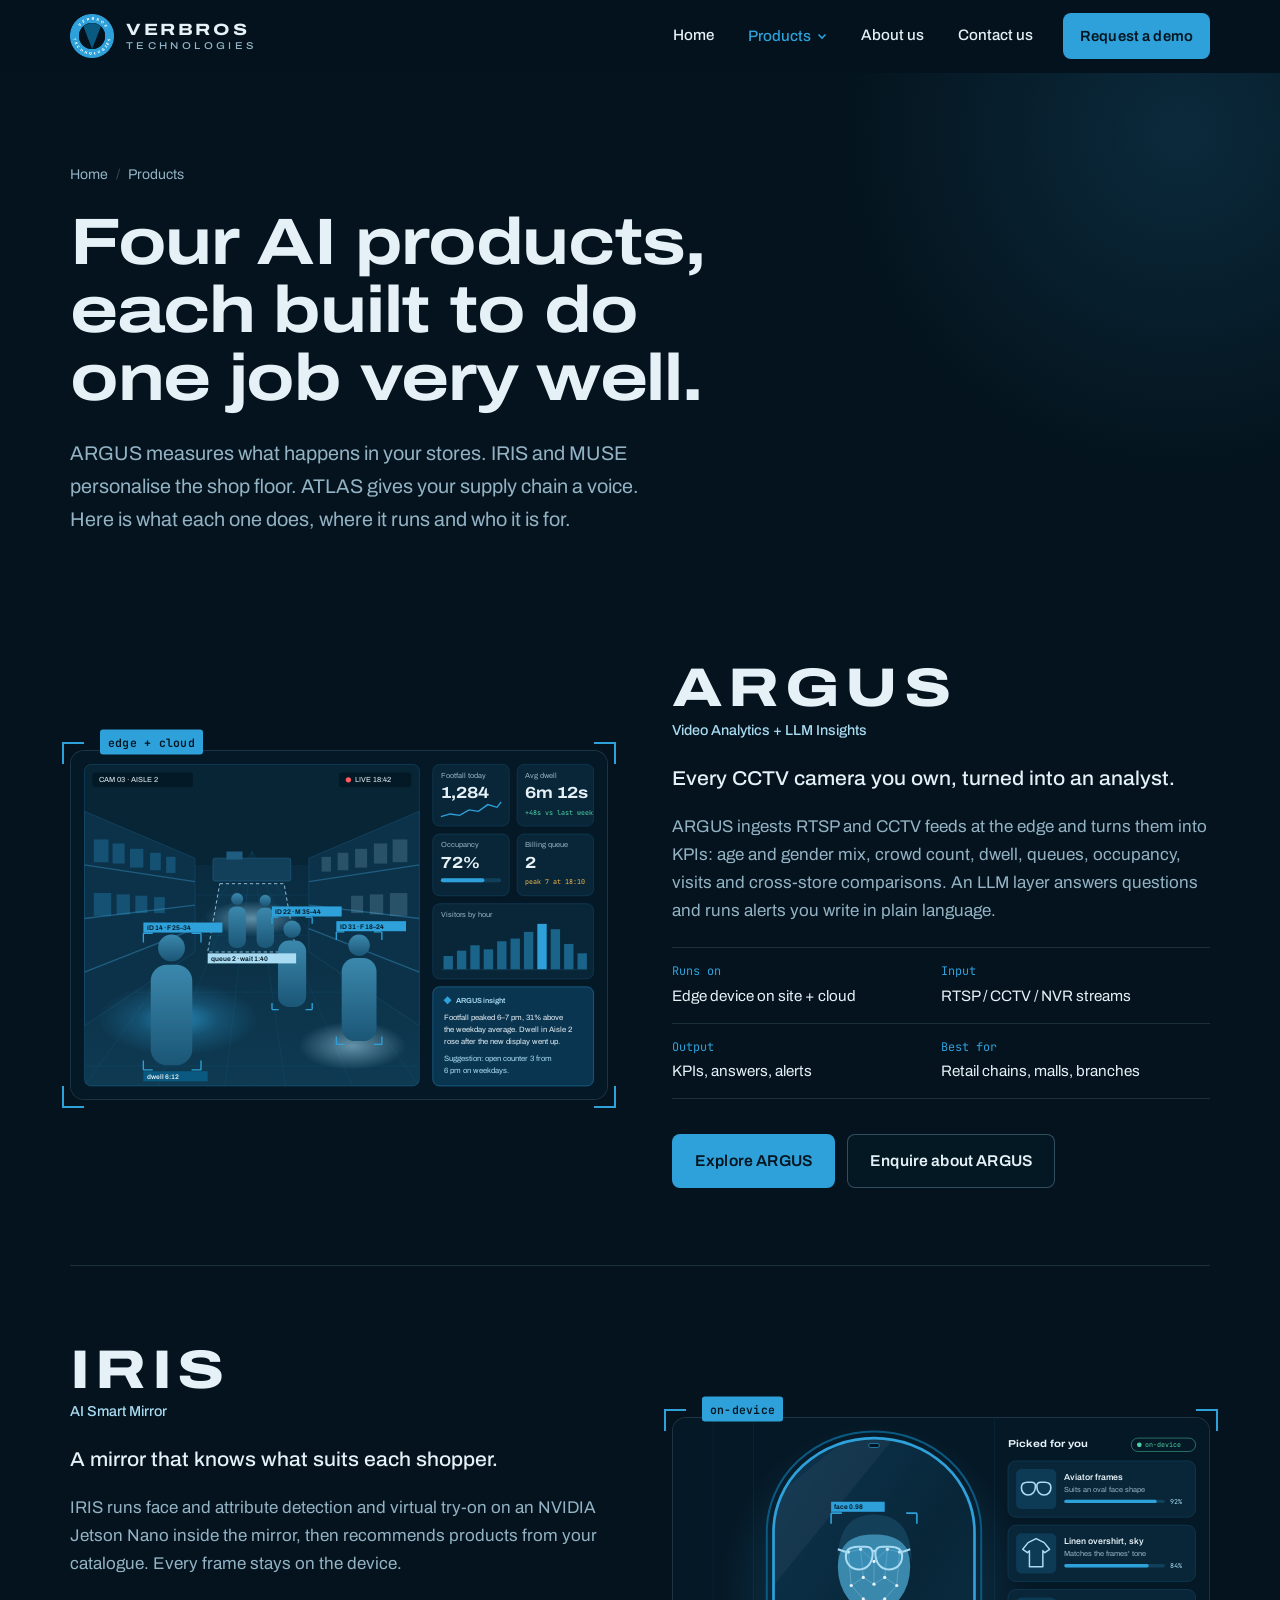
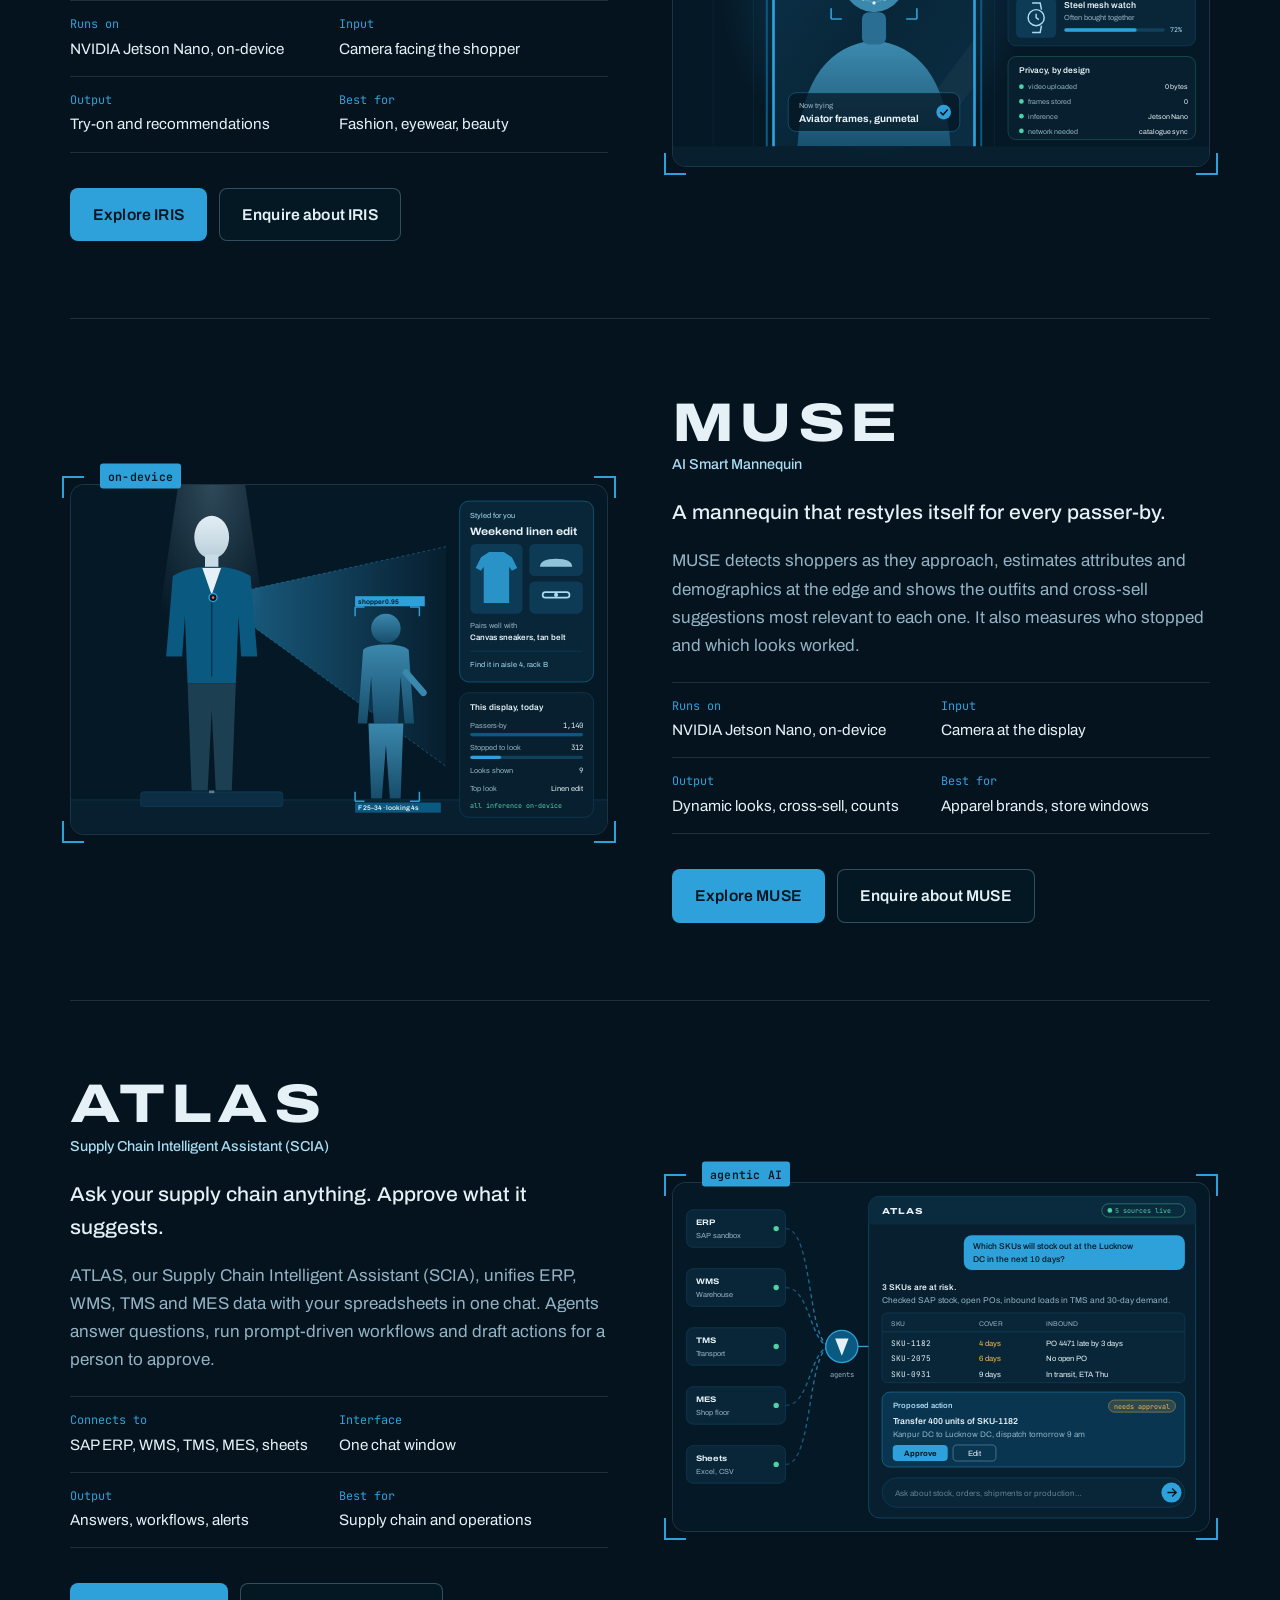
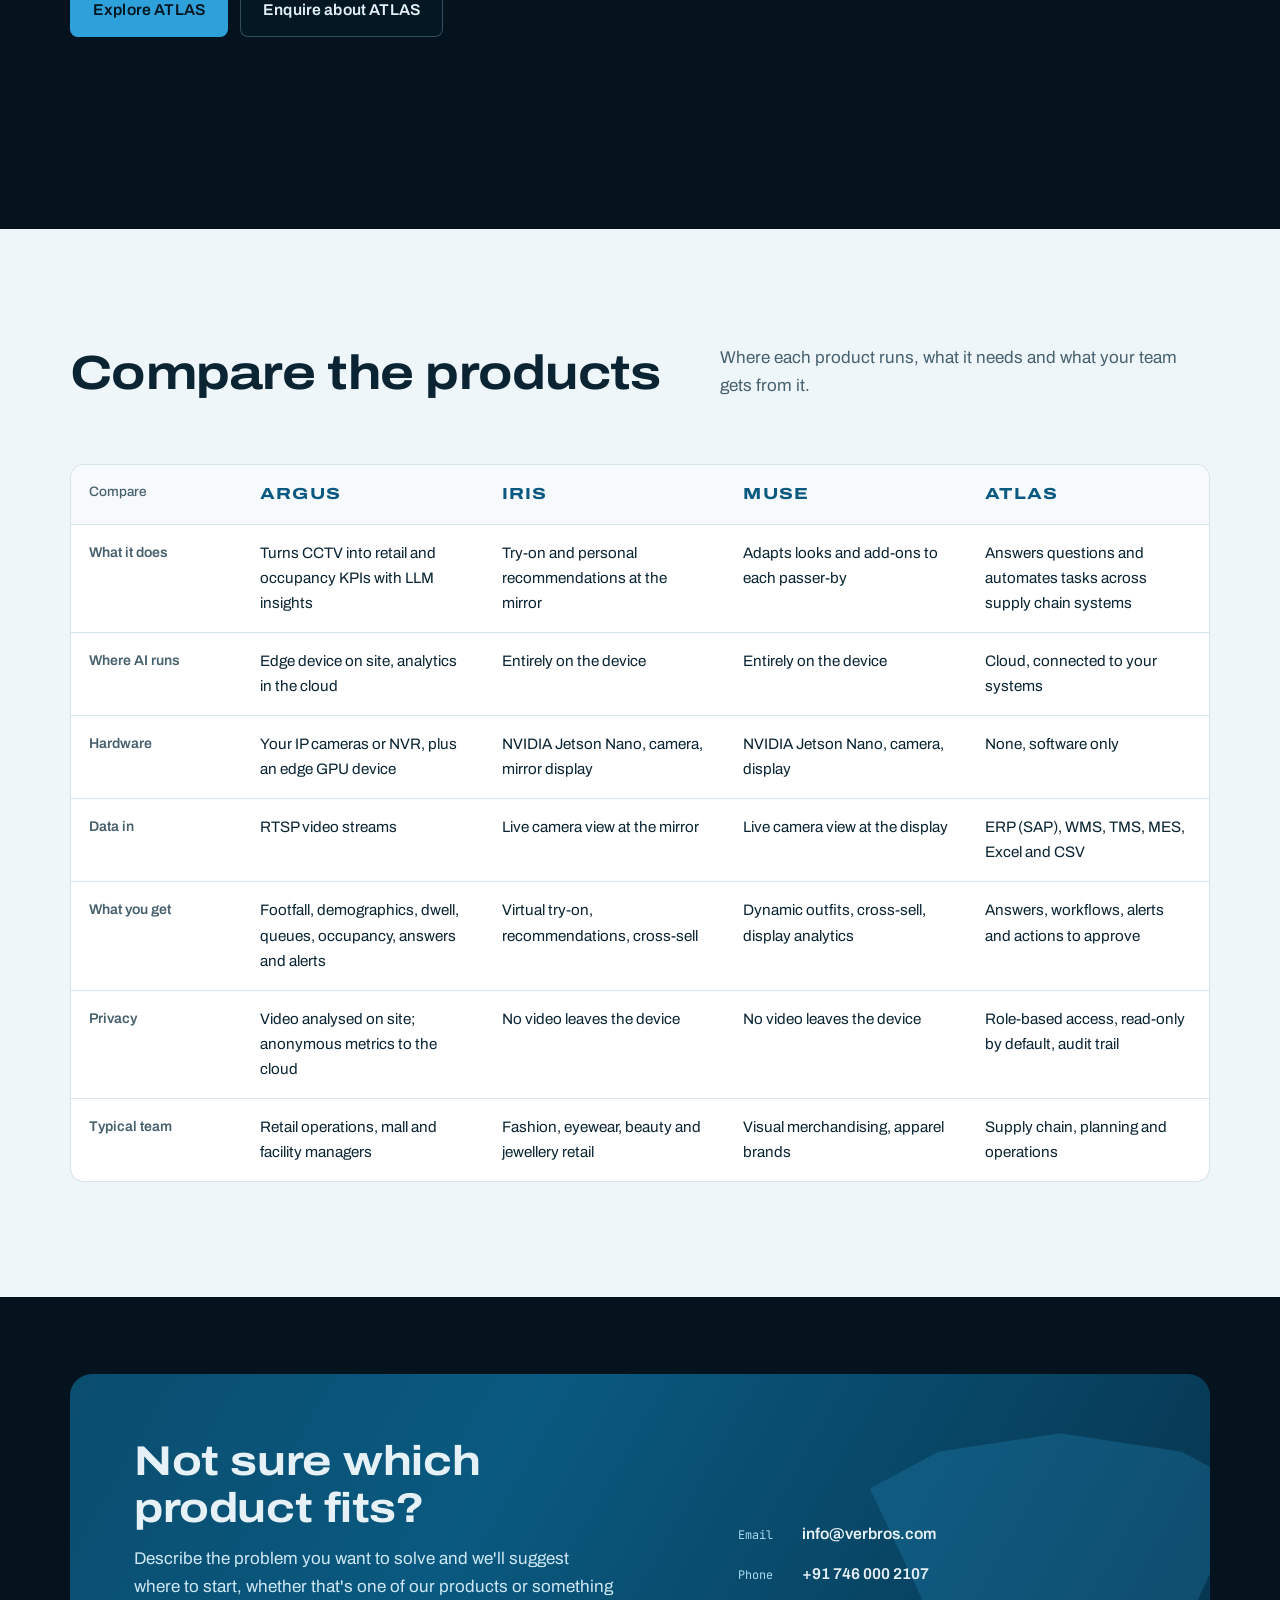
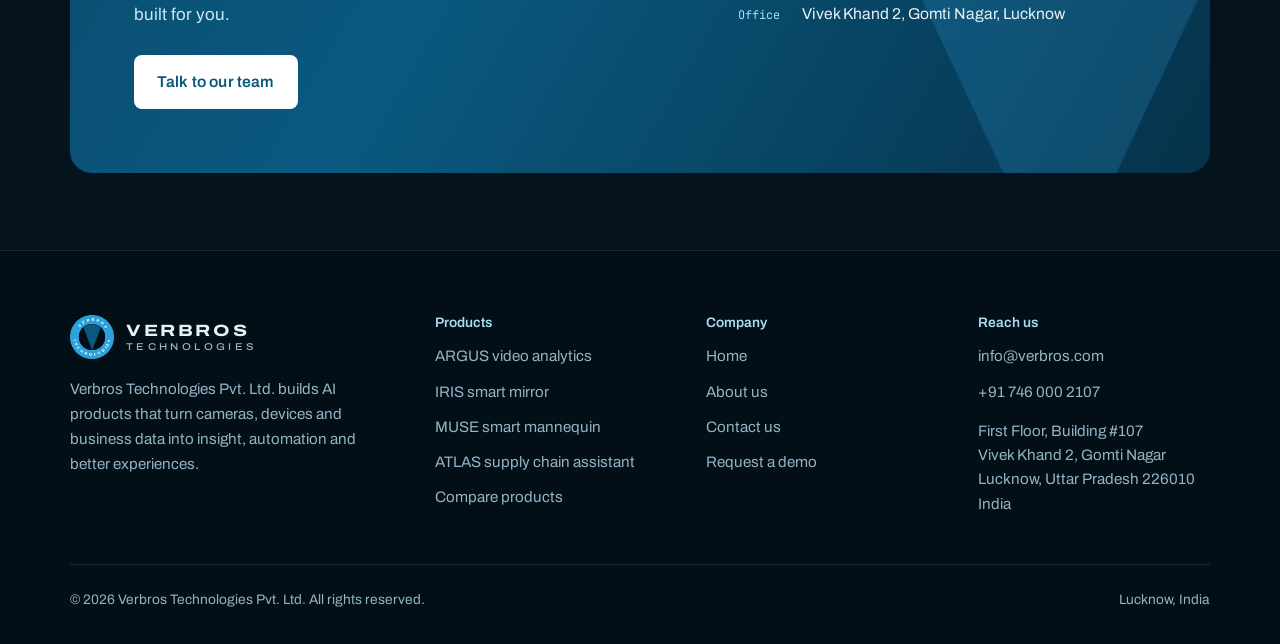
<file: products.html>
<!doctype html>
<html lang="en">
<head>
<meta charset="utf-8">
<meta name="viewport" content="width=device-width, initial-scale=1, viewport-fit=cover">
<title>Products | Verbros Technologies</title>
<meta name="description" content="ARGUS video analytics with LLM insights, IRIS AI smart mirror, MUSE AI smart mannequin and ATLAS supply chain intelligent assistant (SCIA).">
<link rel="canonical" href="https://verbros.com/products.html">
<meta name="theme-color" content="#04131d">
<meta property="og:type" content="website">
<meta property="og:site_name" content="Verbros Technologies">
<meta property="og:title" content="Products | Verbros Technologies">
<meta property="og:description" content="ARGUS video analytics with LLM insights, IRIS AI smart mirror, MUSE AI smart mannequin and ATLAS supply chain intelligent assistant (SCIA).">
<meta property="og:url" content="https://verbros.com/products.html">
<meta property="og:image" content="https://verbros.com/assets/img/og-image.png">
<meta name="twitter:card" content="summary_large_image">
<link rel="icon" type="image/png" href="assets/img/favicon.png">
<link rel="apple-touch-icon" href="assets/img/apple-touch-icon.png">
<link rel="preload" href="assets/fonts/archivo-variable.woff2" as="font" type="font/woff2" crossorigin>
<link rel="stylesheet" href="assets/css/style.css">
</head>
<body>
<a class="skip" href="#main">Skip to content</a>
<header class="site-header">
  <div class="wrap nav">
    <a class="brand" href="index.html" aria-label="Verbros Technologies home">
      <img src="assets/img/logo.png" alt="" width="44" height="44">
      <span class="brand-text"><span class="brand-name">VERBROS</span><span class="brand-sub">TECHNOLOGIES</span></span>
    </a>
    <ul class="nav-links" id="nav-links">
      <li><a class="nav-link" href="index.html">Home</a></li>
      <li class="has-menu">
        <button class="nav-link" type="button" aria-expanded="false" aria-haspopup="true" aria-current="page">Products <svg class="chev" viewBox="0 0 10 10" aria-hidden="true"><path d="M1.5 3.5L5 7l3.5-3.5" fill="none" stroke="currentColor" stroke-width="1.6"/></svg></button>
        <ul class="menu">
          <li><a href="argus.html"><span class="m-name">ARGUS</span><span class="m-desc"><b>Video Analytics + LLM Insights</b>Turns CCTV into KPIs, insights and alerts</span></a></li><li><a href="iris.html"><span class="m-name">IRIS</span><span class="m-desc"><b>AI Smart Mirror</b>On-device try-on and recommendations</span></a></li><li><a href="muse.html"><span class="m-name">MUSE</span><span class="m-desc"><b>AI Smart Mannequin</b>Displays that restyle for every passer-by</span></a></li><li><a href="atlas.html"><span class="m-name">ATLAS</span><span class="m-desc"><b>Supply Chain Intelligent Assistant</b>One chat across ERP, WMS, TMS and MES</span></a></li>
          <li><a class="m-all" href="products.html">Compare all four products</a></li>
        </ul>
      </li>
      <li><a class="nav-link" href="about.html">About us</a></li>
      <li><a class="nav-link" href="contact.html">Contact us</a></li>
      <li class="nav-cta"><a class="btn btn-primary btn-sm" href="contact.html#enquire">Request a demo</a></li>
    </ul>
    <button class="menu-toggle" type="button" aria-expanded="false" aria-controls="nav-links" aria-label="Open menu"><svg viewBox="0 0 24 24" aria-hidden="true"><path d="M3 7h18M3 12h18M3 17h18" stroke="currentColor" stroke-width="1.8" stroke-linecap="round"/></svg></button>
  </div>
</header>
<main id="main">
<section class="page-hero">
  <div class="wrap">
    <ol class="crumbs"><li><a href="index.html">Home</a></li><li aria-current="page">Products</li></ol>
    <h1>Four AI products, each built to do one job very well.</h1>
    <p class="lede">ARGUS measures what happens in your stores. IRIS and MUSE personalise the shop floor. ATLAS gives your supply chain a voice. Here is what each one does, where it runs and who it is for.</p>
  </div>
</section>

<section class="section" style="padding-top:clamp(24px,4vw,48px)">
  <div class="wrap">
    <article class="prow" id="argus">
      <div class="prow-art frame"><span class="frame-tag">edge + cloud</span><div class="art"><svg class="ill" role="img" aria-label="ARGUS camera view with people detected, tracked and labelled, a queue zone and floor heatmap, next to footfall, dwell, occupancy and queue metrics and a written insight" viewBox="0 0 800 520" xmlns="http://www.w3.org/2000/svg">
  <defs>
    <clipPath id="ar-cam"><rect x="20" y="20" width="500" height="480" rx="10"/></clipPath>
    <linearGradient id="ar-floor" x1="0" y1="0" x2="0" y2="1">
      <stop offset="0" stop-color="#0a2b3f"/><stop offset="1" stop-color="#0e3a52"/>
    </linearGradient>
    <linearGradient id="ar-person" x1="0" y1="0" x2="0" y2="1">
      <stop offset="0" stop-color="#3b88ad"/><stop offset="1" stop-color="#1b5676"/>
    </linearGradient>
    <radialGradient id="ar-heat1"><stop offset="0" stop-color="#2ea1da" stop-opacity=".75"/><stop offset=".5" stop-color="#2ea1da" stop-opacity=".25"/><stop offset="1" stop-color="#2ea1da" stop-opacity="0"/></radialGradient>
    <radialGradient id="ar-heat2"><stop offset="0" stop-color="#a9dcf3" stop-opacity=".55"/><stop offset="1" stop-color="#a9dcf3" stop-opacity="0"/></radialGradient>
  </defs>
  <rect width="800" height="520" fill="#051826"/>

  <!-- camera view -->
  <g clip-path="url(#ar-cam)">
    <rect x="20" y="20" width="500" height="480" fill="#082536"/>
    <polygon points="20,170 520,170 520,500 20,500" fill="url(#ar-floor)"/>
    <g stroke="#2ea1da" stroke-opacity=".12" stroke-width="1">
      <line x1="270" y1="150" x2="20" y2="500"/><line x1="270" y1="150" x2="130" y2="500"/>
      <line x1="270" y1="150" x2="230" y2="500"/><line x1="270" y1="150" x2="320" y2="500"/>
      <line x1="270" y1="150" x2="420" y2="500"/><line x1="270" y1="150" x2="520" y2="500"/>
      <line x1="20" y1="215" x2="520" y2="215"/><line x1="20" y1="275" x2="520" y2="275"/>
      <line x1="20" y1="360" x2="520" y2="360"/><line x1="20" y1="470" x2="520" y2="470"/>
    </g>
    <!-- shelves -->
    <polygon points="20,90 185,160 185,300 20,410" fill="#0c3249" stroke="#164a68"/>
    <g stroke="#1f5d80" stroke-width="2"><line x1="20" y1="170" x2="185" y2="195"/><line x1="20" y1="250" x2="185" y2="230"/><line x1="20" y1="330" x2="185" y2="265"/></g>
    <g fill="#2ea1da" fill-opacity=".28">
      <rect x="34" y="132" width="22" height="34"/><rect x="62" y="138" width="18" height="30"/><rect x="88" y="146" width="20" height="28"/><rect x="118" y="152" width="16" height="26"/><rect x="142" y="158" width="14" height="24"/>
      <rect x="34" y="212" width="26" height="34"/><rect x="68" y="214" width="20" height="30"/><rect x="96" y="216" width="18" height="26"/><rect x="124" y="218" width="16" height="24"/>
    </g>
    <polygon points="520,90 355,160 355,300 520,410" fill="#0c3249" stroke="#164a68"/>
    <g stroke="#1f5d80" stroke-width="2"><line x1="520" y1="170" x2="355" y2="195"/><line x1="520" y1="250" x2="355" y2="230"/><line x1="520" y1="330" x2="355" y2="265"/></g>
    <g fill="#a9dcf3" fill-opacity=".18">
      <rect x="480" y="132" width="22" height="34"/><rect x="452" y="138" width="20" height="30"/><rect x="424" y="146" width="18" height="28"/><rect x="398" y="152" width="16" height="26"/><rect x="374" y="158" width="14" height="22"/>
      <rect x="476" y="212" width="26" height="34"/><rect x="446" y="214" width="20" height="30"/><rect x="418" y="216" width="18" height="26"/>
    </g>
    <!-- billing counter -->
    <rect x="212" y="160" width="116" height="34" rx="3" fill="#123f59" stroke="#1f5d80"/>
    <rect x="232" y="150" width="24" height="12" fill="#1f5d80"/>
    <!-- heatmap -->
    <ellipse cx="160" cy="400" rx="120" ry="55" fill="url(#ar-heat1)"/>
    <ellipse cx="270" cy="250" rx="70" ry="26" fill="url(#ar-heat2)"/>
    <ellipse cx="420" cy="440" rx="80" ry="36" fill="url(#ar-heat2)"/>
    <!-- queue zone -->
    <polygon points="222,198 318,198 336,300 204,300" fill="#2ea1da" fill-opacity=".07" stroke="#a9dcf3" stroke-dasharray="5 4" stroke-width="1.2"/>
    <!-- people -->
    <g fill="url(#ar-person)">
      <circle cx="248" cy="221" r="9"/><rect x="235" y="232" width="26" height="62" rx="11"/>
      <circle cx="290" cy="223" r="8.5"/><rect x="277" y="234" width="26" height="60" rx="11"/>
      <circle cx="330" cy="266" r="13"/><rect x="309" y="283" width="42" height="99" rx="16"/>
      <circle cx="150" cy="294" r="20"/><rect x="119" y="319" width="62" height="150" rx="24"/>
      <circle cx="430" cy="290" r="16"/><rect x="404" y="309" width="52" height="124" rx="20"/>
    </g>
    <!-- detection boxes -->
    <g fill="none" stroke="#2ea1da" stroke-width="2">
      <path d="M108 272h14M108 272v14M194 272h-14M194 272v14M108 476h14M108 476v-14M194 476h-14M194 476v-14"/>
      <path d="M300 248h10M300 248v10M360 248h-10M360 248v10M300 386h10M300 386v-10M360 386h-10M360 386v-10"/>
      <path d="M396 270h12M396 270v12M464 270h-12M464 270v12M396 438h12M396 438v-12M464 438h-12M464 438v-12"/>
    </g>
    <g class="m" font-size="10" font-weight="600">
      <rect x="108" y="256" width="118" height="15" fill="#2ea1da"/><text x="113" y="267" fill="#031520">ID 14 · F 25–34</text>
      <rect x="108" y="478" width="96" height="15" fill="#0a5980"/><text x="113" y="489" fill="#e6f1f7">dwell 6:12</text>
      <rect x="300" y="232" width="104" height="15" fill="#2ea1da"/><text x="305" y="243" fill="#031520">ID 22 · M 35–44</text>
      <rect x="396" y="254" width="104" height="15" fill="#2ea1da"/><text x="401" y="265" fill="#031520">ID 31 · F 18–24</text>
      <rect x="204" y="302" width="132" height="15" fill="#a9dcf3"/><text x="209" y="313" fill="#031520">queue 2 · wait 1:40</text>
    </g>
    <!-- HUD -->
    <g class="m" font-size="11" fill="#e6f1f7">
      <rect x="32" y="32" width="150" height="22" rx="4" fill="#031520" fill-opacity=".7"/>
      <text x="42" y="47">CAM 03 · AISLE 2</text>
      <rect x="400" y="32" width="108" height="22" rx="4" fill="#031520" fill-opacity=".7"/>
      <circle cx="414" cy="43" r="4" fill="#ff5a5f" class="pulse"/>
      <text x="424" y="47">LIVE 18:42</text>
    </g>
  </g>
  <rect x="20" y="20" width="500" height="480" rx="10" fill="none" stroke="#2ea1da" stroke-opacity=".35"/>

  <!-- dashboard panel -->
  <g font-size="11">
    <rect x="540" y="20" width="114" height="92" rx="10" fill="#082638" stroke="#12405b"/>
    <text x="552" y="40" fill="#93b3c5">Footfall today</text>
    <text x="552" y="70" fill="#e6f1f7" font-size="24" font-weight="700" style="font-stretch:115%">1,284</text>
    <polyline points="552,98 566,94 580,96 594,88 608,90 622,80 636,84 642,76" fill="none" stroke="#2ea1da" stroke-width="2"/>

    <rect x="666" y="20" width="114" height="92" rx="10" fill="#082638" stroke="#12405b"/>
    <text x="678" y="40" fill="#93b3c5">Avg dwell</text>
    <text x="678" y="70" fill="#e6f1f7" font-size="24" font-weight="700" style="font-stretch:115%">6m 12s</text>
    <text x="678" y="96" fill="#4fd1a5" class="m" font-size="10">+48s vs last week</text>

    <rect x="540" y="124" width="114" height="92" rx="10" fill="#082638" stroke="#12405b"/>
    <text x="552" y="144" fill="#93b3c5">Occupancy</text>
    <text x="552" y="174" fill="#e6f1f7" font-size="24" font-weight="700" style="font-stretch:115%">72%</text>
    <rect x="552" y="190" width="90" height="6" rx="3" fill="#12405b"/><rect x="552" y="190" width="65" height="6" rx="3" fill="#2ea1da"/>

    <rect x="666" y="124" width="114" height="92" rx="10" fill="#082638" stroke="#12405b"/>
    <text x="678" y="144" fill="#93b3c5">Billing queue</text>
    <text x="678" y="174" fill="#e6f1f7" font-size="24" font-weight="700" style="font-stretch:115%">2</text>
    <text x="678" y="198" fill="#f2b84b" class="m" font-size="10">peak 7 at 18:10</text>

    <rect x="540" y="228" width="240" height="112" rx="10" fill="#082638" stroke="#12405b"/>
    <text x="552" y="248" fill="#93b3c5">Visitors by hour</text>
    <g fill="#2ea1da">
      <rect x="556" y="306" width="14" height="20" fill-opacity=".5"/><rect x="576" y="298" width="14" height="28" fill-opacity=".5"/><rect x="596" y="290" width="14" height="36" fill-opacity=".5"/>
      <rect x="616" y="296" width="14" height="30" fill-opacity=".5"/><rect x="636" y="284" width="14" height="42" fill-opacity=".5"/><rect x="656" y="280" width="14" height="46" fill-opacity=".5"/>
      <rect x="676" y="270" width="14" height="56" fill-opacity=".5"/><rect x="696" y="258" width="14" height="68"/><rect x="716" y="266" width="14" height="60" fill-opacity=".5"/><rect x="736" y="288" width="14" height="38" fill-opacity=".5"/>
      <rect x="756" y="302" width="14" height="24" fill-opacity=".5"/>
    </g>
    <line x1="552" y1="326.5" x2="770" y2="326.5" stroke="#12405b"/>

    <rect x="540" y="352" width="240" height="148" rx="10" fill="#0a3550" stroke="#2ea1da" stroke-opacity=".6"/>
    <path d="M556 372l6-6 6 6-6 6z" fill="#2ea1da"/>
    <text x="574" y="376" fill="#a9dcf3" font-weight="600">ARGUS insight</text>
    <g fill="#e6f1f7" font-size="11.5">
      <text x="556" y="402">Footfall peaked 6–7 pm, 31% above</text>
      <text x="556" y="420">the weekday average. Dwell in Aisle 2</text>
      <text x="556" y="438">rose after the new display went up.</text>
      <text x="556" y="462" fill="#a9dcf3">Suggestion: open counter 3 from</text>
      <text x="556" y="480" fill="#a9dcf3">6 pm on weekdays.</text>
    </g>
  </g>
</svg></div></div>
      <div class="prow-text">
        <div><h2 class="pname">ARGUS</h2><span class="ptype">Video Analytics + LLM Insights</span></div>
        <p class="tagline">Every CCTV camera you own, turned into an analyst.</p>
        <p>ARGUS ingests RTSP and CCTV feeds at the edge and turns them into KPIs: age and gender mix, crowd count, dwell, queues, occupancy, visits and cross-store comparisons. An LLM layer answers questions and runs alerts you write in plain language.</p>
        <dl class="facts"><div><dt>Runs on</dt><dd>Edge device on site + cloud</dd></div><div><dt>Input</dt><dd>RTSP / CCTV / NVR streams</dd></div><div><dt>Output</dt><dd>KPIs, answers, alerts</dd></div><div><dt>Best for</dt><dd>Retail chains, malls, branches</dd></div></dl>
        <div class="btn-row"><a class="btn btn-primary" href="argus.html">Explore ARGUS</a><a class="btn btn-ghost" href="contact.html#enquire-argus">Enquire about ARGUS</a></div>
      </div>
    </article>
    <article class="prow flip" id="iris">
      <div class="prow-art frame"><span class="frame-tag">on-device</span><div class="art"><svg class="ill" role="img" aria-label="IRIS smart mirror showing a shopper&#x27;s reflection with face landmarks and virtual eyewear try-on, beside personalised product recommendations and privacy indicators" viewBox="0 0 800 520" xmlns="http://www.w3.org/2000/svg">
  <defs>
    <linearGradient id="ir-glass" x1="0" y1="0" x2="1" y2="1">
      <stop offset="0" stop-color="#0e3550"/><stop offset=".55" stop-color="#082638"/><stop offset="1" stop-color="#0b2e44"/>
    </linearGradient>
    <linearGradient id="ir-body" x1="0" y1="0" x2="0" y2="1">
      <stop offset="0" stop-color="#3d8bb0"/><stop offset="1" stop-color="#174d6b"/>
    </linearGradient>
    <clipPath id="ir-mirror"><path d="M150 490V170a150 140 0 0 1 300 0v320z"/></clipPath>
    <radialGradient id="ir-glow"><stop offset="0" stop-color="#2ea1da" stop-opacity=".35"/><stop offset="1" stop-color="#2ea1da" stop-opacity="0"/></radialGradient>
  </defs>
  <rect width="800" height="520" fill="#051826"/>
  <g stroke="#0b2a3d" stroke-width="1">
    <line x1="60" y1="0" x2="60" y2="490"/><line x1="120" y1="0" x2="120" y2="490"/><line x1="480" y1="0" x2="480" y2="490"/>
  </g>
  <rect x="0" y="490" width="800" height="30" fill="#071f2e"/>
  <ellipse cx="300" cy="260" rx="230" ry="250" fill="url(#ir-glow)"/>

  <!-- mirror -->
  <path d="M150 490V170a150 140 0 0 1 300 0v320z" fill="url(#ir-glass)"/>
  <g clip-path="url(#ir-mirror)">
    <polygon points="150,120 260,30 330,30 150,250" fill="#ffffff" fill-opacity=".04"/>
    <polygon points="380,490 450,400 450,330 330,490" fill="#ffffff" fill-opacity=".03"/>
    <!-- reflection -->
    <path d="M185 500C190 392 232 338 300 332C368 338 410 392 415 500Z" fill="url(#ir-body)"/>
    <rect x="282" y="290" width="36" height="48" rx="10" fill="#2a6f93"/>
    <ellipse cx="300" cy="222" rx="54" ry="68" fill="#3b88ad"/>
    <path d="M246 214c0-52 22-70 54-70s56 18 56 70c-6-30-26-40-56-40s-48 10-54 40z" fill="#143f58"/>
    <!-- landmark mesh -->
    <g stroke="#a9dcf3" stroke-opacity=".45" stroke-width="1" fill="none">
      <path d="M262 200L280 196L300 214L320 196L338 200"/>
      <path d="M280 196L284 238L300 248L316 238L320 196"/>
      <path d="M262 200L266 250L284 238M338 200L334 250L316 238"/>
      <path d="M266 250L284 270L300 276L316 270L334 250"/>
      <path d="M300 214L300 248"/>
    </g>
    <g fill="#e6f1f7">
      <circle cx="262" cy="200" r="2.4"/><circle cx="280" cy="196" r="2.4"/><circle cx="320" cy="196" r="2.4"/><circle cx="338" cy="200" r="2.4"/>
      <circle cx="300" cy="214" r="2.4"/><circle cx="284" cy="238" r="2.4"/><circle cx="316" cy="238" r="2.4"/><circle cx="300" cy="248" r="2.4"/>
      <circle cx="266" cy="250" r="2.4"/><circle cx="334" cy="250" r="2.4"/><circle cx="284" cy="270" r="2.4"/><circle cx="316" cy="270" r="2.4"/><circle cx="300" cy="276" r="2.4"/>
    </g>
    <!-- virtual try-on: frames -->
    <g fill="#2ea1da" fill-opacity=".14" stroke="#a9dcf3" stroke-width="3">
      <path d="M258 206c0-10 6-14 18-14h12c8 0 10 4 10 10 0 14-8 24-20 24s-20-8-20-20z"/>
      <path d="M342 206c0-10-6-14-18-14h-12c-8 0-10 4-10 10 0 14 8 24 20 24s20-8 20-20z"/>
    </g>
    <path d="M298 200q2-4 4 0" stroke="#a9dcf3" stroke-width="3" fill="none"/>
    <line x1="258" y1="200" x2="246" y2="196" stroke="#a9dcf3" stroke-width="3"/><line x1="342" y1="200" x2="354" y2="196" stroke="#a9dcf3" stroke-width="3"/>
    <!-- face box -->
    <g fill="none" stroke="#2ea1da" stroke-width="2.4">
      <path d="M236 142h16M236 142v16M364 142h-16M364 142v16M236 300h16M236 300v-16M364 300h-16M364 300v-16"/>
    </g>
    <g class="m" font-size="10" font-weight="600">
      <rect x="236" y="125" width="80" height="15" fill="#2ea1da"/><text x="241" y="136" fill="#031520">face 0.98</text>
    </g>
    <!-- try-on chip -->
    <rect x="172" y="410" width="256" height="58" rx="12" fill="#031520" fill-opacity=".72" stroke="#2ea1da" stroke-opacity=".5"/>
    <text x="188" y="433" fill="#93b3c5" font-size="11">Now trying</text>
    <text x="188" y="454" fill="#e6f1f7" font-size="15" font-weight="700">Aviator frames, gunmetal</text>
    <circle cx="404" cy="439" r="11" fill="#2ea1da"/><path d="M399 439l4 4 7-8" stroke="#031520" stroke-width="2.2" fill="none"/>
  </g>
  <path d="M150 490V170a150 140 0 0 1 300 0v320" fill="none" stroke="#2ea1da" stroke-width="4"/>
  <path d="M140 490V170a160 150 0 0 1 320 0v320" fill="none" stroke="#0a5980" stroke-width="3"/>
  <rect x="292" y="38" width="16" height="6" rx="3" fill="#031520" stroke="#2ea1da"/>

  <!-- recommendations -->
  <g font-size="11">
    <text x="500" y="44" fill="#e6f1f7" font-size="15" font-weight="700" style="font-stretch:115%">Picked for you</text>
    <rect x="684" y="30" width="96" height="20" rx="10" fill="none" stroke="#4fd1a5" stroke-opacity=".7"/>
    <circle cx="696" cy="40" r="3.5" fill="#4fd1a5"/><text x="704" y="44" fill="#4fd1a5" class="m" font-size="10">on-device</text>

    <rect x="500" y="64" width="280" height="84" rx="12" fill="#082638" stroke="#12405b"/>
    <rect x="512" y="76" width="60" height="60" rx="8" fill="#0d3a55"/>
    <g fill="none" stroke="#a9dcf3" stroke-width="2.4"><path d="M520 104c0-6 3-8 9-8h6c5 0 6 2 6 6 0 8-5 13-11 13s-10-5-10-11z"/><path d="M564 104c0-6-3-8-9-8h-6c-5 0-6 2-6 6 0 8 5 13 11 13s10-5 10-11z"/></g>
    <text x="584" y="92" fill="#e6f1f7" font-size="13" font-weight="600">Aviator frames</text>
    <text x="584" y="110" fill="#93b3c5">Suits an oval face shape</text>
    <rect x="584" y="122" width="150" height="5" rx="2.5" fill="#12405b"/><rect x="584" y="122" width="138" height="5" rx="2.5" fill="#2ea1da"/>
    <text x="742" y="128" fill="#a9dcf3" class="m" font-size="10">92%</text>

    <rect x="500" y="160" width="280" height="84" rx="12" fill="#082638" stroke="#12405b"/>
    <rect x="512" y="172" width="60" height="60" rx="8" fill="#0d3a55"/>
    <path d="M530 186l12-6 12 6 8 10-7 5-3-3v24h-20v-24l-3 3-7-5z" fill="none" stroke="#a9dcf3" stroke-width="2.2" stroke-linejoin="round"/>
    <text x="584" y="188" fill="#e6f1f7" font-size="13" font-weight="600">Linen overshirt, sky</text>
    <text x="584" y="206" fill="#93b3c5">Matches the frames' tone</text>
    <rect x="584" y="218" width="150" height="5" rx="2.5" fill="#12405b"/><rect x="584" y="218" width="126" height="5" rx="2.5" fill="#2ea1da"/>
    <text x="742" y="224" fill="#a9dcf3" class="m" font-size="10">84%</text>

    <rect x="500" y="256" width="280" height="84" rx="12" fill="#082638" stroke="#12405b"/>
    <rect x="512" y="268" width="60" height="60" rx="8" fill="#0d3a55"/>
    <g fill="none" stroke="#a9dcf3" stroke-width="2.2"><circle cx="542" cy="298" r="12"/><path d="M536 276h12l2 10M536 320h12l2-10M542 292v6l4 3"/></g>
    <text x="584" y="284" fill="#e6f1f7" font-size="13" font-weight="600">Steel mesh watch</text>
    <text x="584" y="302" fill="#93b3c5">Often bought together</text>
    <rect x="584" y="314" width="150" height="5" rx="2.5" fill="#12405b"/><rect x="584" y="314" width="108" height="5" rx="2.5" fill="#2ea1da"/>
    <text x="742" y="320" fill="#a9dcf3" class="m" font-size="10">72%</text>

    <rect x="500" y="356" width="280" height="124" rx="12" fill="#071f2e" stroke="#4fd1a5" stroke-opacity=".35"/>
    <text x="516" y="380" fill="#e6f1f7" font-size="12.5" font-weight="600">Privacy, by design</text>
    <g class="m" font-size="10.5">
      <circle cx="520" cy="401" r="3.5" fill="#4fd1a5"/><text x="530" y="405" fill="#93b3c5">video uploaded</text><text x="768" y="405" fill="#e6f1f7" text-anchor="end">0 bytes</text>
      <circle cx="520" cy="423" r="3.5" fill="#4fd1a5"/><text x="530" y="427" fill="#93b3c5">frames stored</text><text x="768" y="427" fill="#e6f1f7" text-anchor="end">0</text>
      <circle cx="520" cy="445" r="3.5" fill="#4fd1a5"/><text x="530" y="449" fill="#93b3c5">inference</text><text x="768" y="449" fill="#e6f1f7" text-anchor="end">Jetson Nano</text>
      <circle cx="520" cy="467" r="3.5" fill="#4fd1a5"/><text x="530" y="471" fill="#93b3c5">network needed</text><text x="768" y="471" fill="#e6f1f7" text-anchor="end">catalogue sync</text>
    </g>
  </g>
</svg></div></div>
      <div class="prow-text">
        <div><h2 class="pname">IRIS</h2><span class="ptype">AI Smart Mirror</span></div>
        <p class="tagline">A mirror that knows what suits each shopper.</p>
        <p>IRIS runs face and attribute detection and virtual try-on on an NVIDIA Jetson Nano inside the mirror, then recommends products from your catalogue. Every frame stays on the device.</p>
        <dl class="facts"><div><dt>Runs on</dt><dd>NVIDIA Jetson Nano, on-device</dd></div><div><dt>Input</dt><dd>Camera facing the shopper</dd></div><div><dt>Output</dt><dd>Try-on and recommendations</dd></div><div><dt>Best for</dt><dd>Fashion, eyewear, beauty</dd></div></dl>
        <div class="btn-row"><a class="btn btn-primary" href="iris.html">Explore IRIS</a><a class="btn btn-ghost" href="contact.html#enquire-iris">Enquire about IRIS</a></div>
      </div>
    </article>
    <article class="prow" id="muse">
      <div class="prow-art frame"><span class="frame-tag">on-device</span><div class="art"><svg class="ill" role="img" aria-label="MUSE smart mannequin with a camera detecting a passing shopper, a screen showing a look styled for that shopper and display analytics" viewBox="0 0 800 520" xmlns="http://www.w3.org/2000/svg">
  <defs>
    <linearGradient id="mu-fov" x1="0" y1="0" x2="1" y2="0">
      <stop offset="0" stop-color="#2ea1da" stop-opacity=".55"/><stop offset="1" stop-color="#2ea1da" stop-opacity=".04"/>
    </linearGradient>
    <linearGradient id="mu-skin" x1="0" y1="0" x2="0" y2="1">
      <stop offset="0" stop-color="#e3eef4"/><stop offset="1" stop-color="#b9cfdb"/>
    </linearGradient>
    <linearGradient id="mu-person" x1="0" y1="0" x2="0" y2="1">
      <stop offset="0" stop-color="#3b88ad"/><stop offset="1" stop-color="#174d6b"/>
    </linearGradient>
    <radialGradient id="mu-spot" cx=".5" cy="0"><stop offset="0" stop-color="#a9dcf3" stop-opacity=".25"/><stop offset="1" stop-color="#a9dcf3" stop-opacity="0"/></radialGradient>
  </defs>
  <rect width="800" height="520" fill="#051826"/>
  <rect x="0" y="470" width="800" height="50" fill="#071f2e"/>
  <line x1="0" y1="470" x2="800" y2="470" stroke="#12405b"/>
  <!-- plinth spotlight -->
  <polygon points="160,0 260,0 330,480 90,480" fill="url(#mu-spot)"/>
  <rect x="104" y="458" width="212" height="22" rx="4" fill="#0b2e44" stroke="#12405b"/>

  <!-- field of view -->
  <polygon points="212,168 560,92 560,420" fill="url(#mu-fov)"/>
  <line x1="212" y1="168" x2="560" y2="92" stroke="#2ea1da" stroke-opacity=".6" stroke-dasharray="4 4"/>
  <line x1="212" y1="168" x2="560" y2="420" stroke="#2ea1da" stroke-opacity=".6" stroke-dasharray="4 4"/>

  <!-- mannequin -->
  <ellipse cx="210" cy="78" rx="26" ry="32" fill="url(#mu-skin)"/>
  <rect x="200" y="104" width="20" height="22" fill="#c9dbe5"/>
  <!-- jacket -->
  <path d="M152 136c18-12 40-14 58-14s40 2 58 14l10 120h-24l-4-60-4 100h-72l-4-100-4 60h-24z" fill="#0a5980"/>
  <path d="M196 124l14 40 14-40" fill="#e6f1f7"/>
  <path d="M210 164v122" stroke="#06324a" stroke-width="2"/>
  <circle cx="212" cy="168" r="6" fill="#031520" stroke="#2ea1da" stroke-width="2"/>
  <circle cx="212" cy="168" r="2" fill="#ff5a5f" class="pulse"/>
  <!-- trousers -->
  <path d="M174 296h72l-6 160h-24l-6-120-6 120h-24z" fill="#1d3f52"/>
  <rect x="206" y="456" width="8" height="4" fill="#5a7c8f"/>

  <!-- shopper -->
  <g fill="url(#mu-person)">
    <circle cx="470" cy="214" r="22"/>
    <path d="M436 246c6-6 20-8 34-8s28 2 34 8l8 110h-14l-6-70-4 70h-36l-4-70-6 70h-14z"/>
    <path d="M444 356h52l-4 112h-16l-6-80-6 80h-16z"/>
  </g>
  <path d="M500 280l26 30" stroke="#3b88ad" stroke-width="10" stroke-linecap="round"/>
  <g fill="none" stroke="#2ea1da" stroke-width="2.2">
    <path d="M424 182h14M424 182v14M520 182h-14M520 182v14M424 472h14M424 472v-14M520 472h-14M520 472v-14"/>
  </g>
  <g class="m" font-size="10" font-weight="600">
    <rect x="424" y="166" width="104" height="15" fill="#2ea1da"/><text x="429" y="177" fill="#031520">shopper 0.95</text>
    <rect x="424" y="474" width="128" height="15" fill="#0a5980"/><text x="429" y="485" fill="#e6f1f7">F 25–34 · looking 4s</text>
  </g>

  <!-- screen: styled for you -->
  <rect x="580" y="24" width="200" height="270" rx="14" fill="#082638" stroke="#2ea1da" stroke-opacity=".55"/>
  <text x="596" y="50" fill="#a9dcf3" font-size="11">Styled for you</text>
  <text x="596" y="74" fill="#e6f1f7" font-size="16" font-weight="700" style="font-stretch:112%">Weekend linen edit</text>
  <rect x="596" y="88" width="78" height="104" rx="8" fill="#0d3a55"/>
  <path d="M612 108l12-8h22l12 8 8 16-8 4-4-6v54h-38v-54l-4 6-8-4z" fill="#2ea1da" fill-opacity=".85"/>
  <rect x="684" y="88" width="80" height="48" rx="8" fill="#0d3a55"/>
  <path d="M700 122c0-8 8-12 24-12s24 4 24 12z" fill="#a9dcf3" fill-opacity=".85"/>
  <rect x="684" y="144" width="80" height="48" rx="8" fill="#0d3a55"/>
  <rect x="704" y="160" width="40" height="8" rx="4" fill="none" stroke="#a9dcf3" stroke-width="2.5"/>
  <circle cx="724" cy="164" r="3" fill="#a9dcf3"/>
  <text x="596" y="214" fill="#93b3c5" font-size="11">Pairs well with</text>
  <text x="596" y="232" fill="#e6f1f7" font-size="12" font-weight="600">Canvas sneakers, tan belt</text>
  <line x1="596" y1="248" x2="764" y2="248" stroke="#12405b"/>
  <text x="596" y="272" fill="#a9dcf3" font-size="11">Find it in aisle 4, rack B</text>

  <!-- display analytics -->
  <rect x="580" y="310" width="200" height="186" rx="14" fill="#071f2e" stroke="#12405b"/>
  <text x="596" y="336" fill="#e6f1f7" font-size="12.5" font-weight="600">This display, today</text>
  <g font-size="11">
    <text x="596" y="362" fill="#93b3c5">Passers-by</text><text x="764" y="362" fill="#e6f1f7" text-anchor="end" class="m">1,140</text>
    <rect x="596" y="370" width="168" height="5" rx="2.5" fill="#12405b"/><rect x="596" y="370" width="168" height="5" rx="2.5" fill="#0a5980"/>
    <text x="596" y="396" fill="#93b3c5">Stopped to look</text><text x="764" y="396" fill="#e6f1f7" text-anchor="end" class="m">312</text>
    <rect x="596" y="404" width="168" height="5" rx="2.5" fill="#12405b"/><rect x="596" y="404" width="46" height="5" rx="2.5" fill="#2ea1da"/>
    <text x="596" y="430" fill="#93b3c5">Looks shown</text><text x="764" y="430" fill="#e6f1f7" text-anchor="end" class="m">9</text>
    <text x="596" y="456" fill="#93b3c5">Top look</text><text x="764" y="456" fill="#e6f1f7" text-anchor="end">Linen edit</text>
    <text x="596" y="482" fill="#4fd1a5" class="m" font-size="10">all inference on-device</text>
  </g>
</svg></div></div>
      <div class="prow-text">
        <div><h2 class="pname">MUSE</h2><span class="ptype">AI Smart Mannequin</span></div>
        <p class="tagline">A mannequin that restyles itself for every passer-by.</p>
        <p>MUSE detects shoppers as they approach, estimates attributes and demographics at the edge and shows the outfits and cross-sell suggestions most relevant to each one. It also measures who stopped and which looks worked.</p>
        <dl class="facts"><div><dt>Runs on</dt><dd>NVIDIA Jetson Nano, on-device</dd></div><div><dt>Input</dt><dd>Camera at the display</dd></div><div><dt>Output</dt><dd>Dynamic looks, cross-sell, counts</dd></div><div><dt>Best for</dt><dd>Apparel brands, store windows</dd></div></dl>
        <div class="btn-row"><a class="btn btn-primary" href="muse.html">Explore MUSE</a><a class="btn btn-ghost" href="contact.html#enquire-muse">Enquire about MUSE</a></div>
      </div>
    </article>
    <article class="prow flip" id="atlas">
      <div class="prow-art frame"><span class="frame-tag">agentic AI</span><div class="art"><svg class="ill" role="img" aria-label="ATLAS chat answering a stock-out question using ERP, WMS, TMS, MES and spreadsheet data, with a proposed stock transfer awaiting approval" viewBox="0 0 800 520" xmlns="http://www.w3.org/2000/svg">
  <defs>
    <linearGradient id="at-line" x1="0" y1="0" x2="1" y2="0">
      <stop offset="0" stop-color="#2ea1da" stop-opacity=".25"/><stop offset="1" stop-color="#2ea1da" stop-opacity=".9"/>
    </linearGradient>
  </defs>
  <rect width="800" height="520" fill="#051826"/>

  <!-- source systems -->
  <g font-size="12">
    <g>
      <rect x="20" y="40" width="148" height="56" rx="10" fill="#082638" stroke="#12405b"/>
      <text x="34" y="63" fill="#e6f1f7" font-weight="700" style="font-stretch:115%">ERP</text><text x="34" y="82" fill="#93b3c5" font-size="11">SAP sandbox</text>
    </g>
    <g>
      <rect x="20" y="128" width="148" height="56" rx="10" fill="#082638" stroke="#12405b"/>
      <text x="34" y="151" fill="#e6f1f7" font-weight="700" style="font-stretch:115%">WMS</text><text x="34" y="170" fill="#93b3c5" font-size="11">Warehouse</text>
    </g>
    <g>
      <rect x="20" y="216" width="148" height="56" rx="10" fill="#082638" stroke="#12405b"/>
      <text x="34" y="239" fill="#e6f1f7" font-weight="700" style="font-stretch:115%">TMS</text><text x="34" y="258" fill="#93b3c5" font-size="11">Transport</text>
    </g>
    <g>
      <rect x="20" y="304" width="148" height="56" rx="10" fill="#082638" stroke="#12405b"/>
      <text x="34" y="327" fill="#e6f1f7" font-weight="700" style="font-stretch:115%">MES</text><text x="34" y="346" fill="#93b3c5" font-size="11">Shop floor</text>
    </g>
    <g>
      <rect x="20" y="392" width="148" height="56" rx="10" fill="#082638" stroke="#12405b"/>
      <text x="34" y="415" fill="#e6f1f7" font-weight="700" style="font-stretch:115%">Sheets</text><text x="34" y="434" fill="#93b3c5" font-size="11">Excel, CSV</text>
    </g>
    <g fill="#4fd1a5"><circle cx="154" cy="68" r="4"/><circle cx="154" cy="156" r="4"/><circle cx="154" cy="244" r="4"/><circle cx="154" cy="332" r="4"/><circle cx="154" cy="420" r="4"/></g>
  </g>
  <!-- connectors -->
  <g fill="none" stroke="url(#at-line)" stroke-width="2" stroke-dasharray="6 5" class="flow">
    <path d="M168 68C210 68 200 244 236 244"/><path d="M168 156C206 156 204 244 236 244"/><path d="M168 244H236"/>
    <path d="M168 332C206 332 204 244 236 244"/><path d="M168 420C210 420 200 244 236 244"/>
  </g>
  <!-- agent hub -->
  <circle cx="252" cy="244" r="24" fill="#0a5980" stroke="#2ea1da" stroke-width="2"/>
  <path d="M242 232h20l-10 26z" fill="#e6f1f7"/>
  <line x1="276" y1="244" x2="292" y2="244" stroke="#2ea1da" stroke-width="2"/>
  <text x="252" y="290" fill="#93b3c5" font-size="10.5" text-anchor="middle" class="m">agents</text>

  <!-- chat window -->
  <rect x="292" y="20" width="488" height="480" rx="16" fill="#071f2e" stroke="#2ea1da" stroke-opacity=".45"/>
  <path d="M292 36a16 16 0 0 1 16-16h456a16 16 0 0 1 16 16v26H292z" fill="#0a2a3d"/>
  <text x="312" y="46" fill="#e6f1f7" font-size="13" font-weight="800" style="font-stretch:125%;letter-spacing:.12em">ATLAS</text>
  <rect x="640" y="31" width="124" height="20" rx="10" fill="none" stroke="#4fd1a5" stroke-opacity=".6"/>
  <circle cx="652" cy="41" r="3.5" fill="#4fd1a5"/><text x="660" y="45" fill="#4fd1a5" font-size="10" class="m">5 sources live</text>

  <!-- user prompt -->
  <rect x="434" y="78" width="330" height="52" rx="12" fill="#2ea1da"/>
  <g fill="#031520" font-size="12.5" font-weight="500">
    <text x="448" y="99">Which SKUs will stock out at the Lucknow</text>
    <text x="448" y="118">DC in the next 10 days?</text>
  </g>

  <!-- answer -->
  <g font-size="12.5">
    <text x="312" y="160" fill="#e6f1f7" font-weight="600">3 SKUs are at risk.</text>
    <text x="312" y="179" fill="#93b3c5">Checked SAP stock, open POs, inbound loads in TMS and 30-day demand.</text>
  </g>
  <g font-size="11.5">
    <rect x="312" y="194" width="452" height="104" rx="8" fill="#082638" stroke="#12405b"/>
    <g fill="#93b3c5" class="m" font-size="10"><text x="326" y="214">SKU</text><text x="456" y="214">COVER</text><text x="556" y="214">INBOUND</text></g>
    <line x1="312" y1="222" x2="764" y2="222" stroke="#12405b"/>
    <g fill="#e6f1f7">
      <text x="326" y="243" class="m">SKU-1182</text><text x="456" y="243" fill="#f2b84b">4 days</text><text x="556" y="243">PO 4471 late by 3 days</text>
      <text x="326" y="266" class="m">SKU-2075</text><text x="456" y="266" fill="#f2b84b">6 days</text><text x="556" y="266">No open PO</text>
      <text x="326" y="289" class="m">SKU-0931</text><text x="456" y="289">9 days</text><text x="556" y="289">In transit, ETA Thu</text>
    </g>
  </g>

  <!-- proposed action -->
  <rect x="312" y="312" width="452" height="112" rx="12" fill="#0a3550" stroke="#2ea1da" stroke-opacity=".6"/>
  <text x="328" y="336" fill="#a9dcf3" font-size="11.5" font-weight="600">Proposed action</text>
  <rect x="650" y="324" width="100" height="18" rx="9" fill="#f2b84b" fill-opacity=".15" stroke="#f2b84b" stroke-opacity=".6"/>
  <text x="700" y="337" fill="#f2b84b" font-size="10" text-anchor="middle" class="m">needs approval</text>
  <text x="328" y="360" fill="#e6f1f7" font-size="13" font-weight="600">Transfer 400 units of SKU-1182</text>
  <text x="328" y="379" fill="#93b3c5" font-size="12">Kanpur DC to Lucknow DC, dispatch tomorrow 9 am</text>
  <rect x="328" y="391" width="82" height="24" rx="6" fill="#2ea1da"/><text x="369" y="407" fill="#031520" font-size="11.5" font-weight="700" text-anchor="middle">Approve</text>
  <rect x="418" y="391" width="64" height="24" rx="6" fill="none" stroke="#a9dcf3" stroke-opacity=".5"/><text x="450" y="407" fill="#e6f1f7" font-size="11.5" text-anchor="middle">Edit</text>

  <!-- input -->
  <rect x="312" y="440" width="452" height="44" rx="22" fill="#082638" stroke="#12405b"/>
  <text x="332" y="467" fill="#5f8296" font-size="12">Ask about stock, orders, shipments or production…</text>
  <circle cx="744" cy="462" r="15" fill="#2ea1da"/><path d="M738 462h12M745 456l6 6-6 6" stroke="#031520" stroke-width="2" fill="none"/>
</svg></div></div>
      <div class="prow-text">
        <div><h2 class="pname">ATLAS</h2><span class="ptype">Supply Chain Intelligent Assistant (SCIA)</span></div>
        <p class="tagline">Ask your supply chain anything. Approve what it suggests.</p>
        <p>ATLAS, our Supply Chain Intelligent Assistant (SCIA), unifies ERP, WMS, TMS and MES data with your spreadsheets in one chat. Agents answer questions, run prompt-driven workflows and draft actions for a person to approve.</p>
        <dl class="facts"><div><dt>Connects to</dt><dd>SAP ERP, WMS, TMS, MES, sheets</dd></div><div><dt>Interface</dt><dd>One chat window</dd></div><div><dt>Output</dt><dd>Answers, workflows, alerts</dd></div><div><dt>Best for</dt><dd>Supply chain and operations</dd></div></dl>
        <div class="btn-row"><a class="btn btn-primary" href="atlas.html">Explore ATLAS</a><a class="btn btn-ghost" href="contact.html#enquire-atlas">Enquire about ATLAS</a></div>
      </div>
    </article>
  </div>
</section>

<section class="section paper" id="compare">
  <div class="wrap">
    <div class="section-head">
      <h2>Compare the products</h2>
      <p>Where each product runs, what it needs and what your team gets from it.</p>
    </div>
    <div class="table-scroll"><table class="compare"><thead><tr><th scope='col'>Compare</th><th scope='col'><a href='argus.html'>ARGUS</a></th><th scope='col'><a href='iris.html'>IRIS</a></th><th scope='col'><a href='muse.html'>MUSE</a></th><th scope='col'><a href='atlas.html'>ATLAS</a></th></tr></thead><tbody><tr><th scope='row'>What it does</th><td>Turns CCTV into retail and occupancy KPIs with LLM insights</td><td>Try-on and personal recommendations at the mirror</td><td>Adapts looks and add-ons to each passer-by</td><td>Answers questions and automates tasks across supply chain systems</td></tr><tr><th scope='row'>Where AI runs</th><td>Edge device on site, analytics in the cloud</td><td>Entirely on the device</td><td>Entirely on the device</td><td>Cloud, connected to your systems</td></tr><tr><th scope='row'>Hardware</th><td>Your IP cameras or NVR, plus an edge GPU device</td><td>NVIDIA Jetson Nano, camera, mirror display</td><td>NVIDIA Jetson Nano, camera, display</td><td>None, software only</td></tr><tr><th scope='row'>Data in</th><td>RTSP video streams</td><td>Live camera view at the mirror</td><td>Live camera view at the display</td><td>ERP (SAP), WMS, TMS, MES, Excel and CSV</td></tr><tr><th scope='row'>What you get</th><td>Footfall, demographics, dwell, queues, occupancy, answers and alerts</td><td>Virtual try-on, recommendations, cross-sell</td><td>Dynamic outfits, cross-sell, display analytics</td><td>Answers, workflows, alerts and actions to approve</td></tr><tr><th scope='row'>Privacy</th><td>Video analysed on site; anonymous metrics to the cloud</td><td>No video leaves the device</td><td>No video leaves the device</td><td>Role-based access, read-only by default, audit trail</td></tr><tr><th scope='row'>Typical team</th><td>Retail operations, mall and facility managers</td><td>Fashion, eyewear, beauty and jewellery retail</td><td>Visual merchandising, apparel brands</td><td>Supply chain, planning and operations</td></tr></tbody></table></div>
  </div>
</section>

<section class="section-tight">
  <div class="wrap">
    <div class="cta-band">
      <div>
        <h2>Not sure which product fits?</h2>
        <p>Describe the problem you want to solve and we'll suggest where to start, whether that's one of our products or something built for you.</p>
        <div class="btn-row" style="margin-top:26px; position:relative; z-index:1"><a class="btn btn-primary" href="contact.html#enquire">Talk to our team</a></div>
      </div>
      <div class="contact-mini">
        <div class="line"><span>Email</span><a href="mailto:info@verbros.com">info@verbros.com</a></div>
        <div class="line"><span>Phone</span><a href="tel:+917460002107">+91 746 000 2107</a></div>
        <div class="line"><span>Office</span><span style="font-family:inherit;font-size:inherit;color:#e6f1f7;width:auto">Vivek Khand 2, Gomti Nagar, Lucknow</span></div>
      </div>
    </div>
  </div>
</section>

</main>
<footer class="site-footer">
  <div class="wrap">
    <div class="foot-grid">
      <div class="foot-brand">
        <a class="brand" href="index.html" aria-label="Verbros Technologies home">
          <img src="assets/img/logo.png" alt="" width="44" height="44">
          <span class="brand-text"><span class="brand-name">VERBROS</span><span class="brand-sub">TECHNOLOGIES</span></span>
        </a>
        <p>Verbros Technologies Pvt. Ltd. builds AI products that turn cameras, devices and business data into insight, automation and better experiences.</p>
      </div>
      <div>
        <h3>Products</h3>
        <ul><li><a href="argus.html">ARGUS video analytics</a></li><li><a href="iris.html">IRIS smart mirror</a></li><li><a href="muse.html">MUSE smart mannequin</a></li><li><a href="atlas.html">ATLAS supply chain assistant</a></li><li><a href="products.html">Compare products</a></li></ul>
      </div>
      <div>
        <h3>Company</h3>
        <ul><li><a href="index.html">Home</a></li><li><a href="about.html">About us</a></li><li><a href="contact.html">Contact us</a></li><li><a href="contact.html#enquire">Request a demo</a></li></ul>
      </div>
      <div>
        <h3>Reach us</h3>
        <ul>
          <li><a href="mailto:info@verbros.com">info@verbros.com</a></li>
          <li><a href="tel:+917460002107">+91 746 000 2107</a></li>
        </ul>
        <address style="margin-top:14px">First Floor, Building #107<br>Vivek Khand 2, Gomti Nagar<br>Lucknow, Uttar Pradesh 226010<br>India</address>
      </div>
    </div>
    <div class="foot-bottom">
      <span>&copy; <span data-year>2026</span> Verbros Technologies Pvt. Ltd. All rights reserved.</span>
      <span>Lucknow, India</span>
    </div>
  </div>
</footer>
<script src="assets/js/main.js" defer></script>
<script>document.querySelectorAll('[data-year]').forEach(function(e){e.textContent=new Date().getFullYear()})</script>
</body>
</html>
</file>
<file: assets/css/style.css>
/* Verbros Technologies — site styles
   Layout: left-aligned editorial on deep navy, one bold "lens" moment in the hero,
   computer-vision detection brackets as the recurring motif; light "paper" bands for dense technical detail. */

@font-face {
  font-family: "Archivo Variable";
  font-style: normal;
  font-display: swap;
  font-weight: 100 900;
  font-stretch: 62% 125%;
  src: url("../fonts/archivo-variable.woff2") format("woff2-variations"), url("../fonts/archivo-variable.woff2") format("woff2");
}
@font-face {
  font-family: "JetBrains Mono Variable";
  font-style: normal;
  font-display: swap;
  font-weight: 100 800;
  src: url("../fonts/jetbrains-mono-variable.woff2") format("woff2-variations"), url("../fonts/jetbrains-mono-variable.woff2") format("woff2");
}

:root {
  /* colour — taken from the logo: sky #2EA1DA, deep #0A5980 */
  --ink: #04131d;
  --ink-2: #071f2e;
  --ink-3: #0b2a3d;
  --deep: #0a5980;
  --sky: #2ea1da;
  --ice: #a9dcf3;
  --text: #e6f1f7;
  --muted: #93b3c5;
  --line: rgba(169, 220, 243, 0.14);
  --line-strong: rgba(169, 220, 243, 0.28);
  --paper: #eef6fa;
  --paper-2: #ffffff;
  --paper-text: #0a2433;
  --paper-muted: #47606e;
  --paper-line: rgba(10, 89, 128, 0.16);
  --ok: #4fd1a5;
  --warn: #f2b84b;

  /* type */
  --font: "Archivo Variable", "Archivo", "Segoe UI", system-ui, -apple-system, sans-serif;
  --mono: "JetBrains Mono Variable", "JetBrains Mono", ui-monospace, "SFMono-Regular", Menlo, Consolas, monospace;
  --step--1: 0.875rem;
  --step-0: 1.0625rem;
  --step-1: 1.25rem;
  --step-2: clamp(1.35rem, 1.1rem + 0.8vw, 1.6rem);
  --step-3: clamp(1.9rem, 1.3rem + 2.2vw, 3rem);
  --step-4: clamp(2.4rem, 1.3rem + 4vw, 4.4rem);

  --radius: 18px;
  --gutter: clamp(16px, 4vw, 40px);
  --header-h: 72px;
  color-scheme: dark;
}

*, *::before, *::after { box-sizing: border-box; }
html { -webkit-text-size-adjust: 100%; scroll-behavior: smooth; scroll-padding-top: calc(var(--header-h) + 64px); }
body {
  margin: 0;
  background: var(--ink);
  color: var(--text);
  font-family: var(--font);
  font-size: var(--step-0);
  line-height: 1.65;
  font-stretch: 100%;
  overflow-x: clip;
  -webkit-font-smoothing: antialiased;
}
img, svg { max-width: 100%; display: block; }
[hidden] { display: none !important; }
a { color: inherit; }
p { margin: 0; }
h1, h2, h3, h4 { margin: 0; line-height: 1.12; text-wrap: balance; font-weight: 700; }
ul, ol { margin: 0; padding: 0; }
:focus-visible { outline: 2px solid var(--sky); outline-offset: 3px; border-radius: 4px; }
::selection { background: var(--sky); color: var(--ink); }

.wrap { width: min(1220px, 100%); margin-inline: auto; padding-inline: var(--gutter); }
.skip { position: absolute; left: -999px; top: 8px; background: var(--sky); color: var(--ink); padding: 8px 14px; border-radius: 6px; z-index: 100; font-weight: 600; }
.skip:focus { left: 12px; }
.mono { font-family: var(--mono); }
.muted { color: var(--muted); }
.wide { font-stretch: 125%; }

/* ---------- Header ---------- */
.site-header {
  position: sticky;
  top: env(safe-area-inset-top, 0px);
  z-index: 60;
  background: rgba(4, 19, 29, 0.82);
  -webkit-backdrop-filter: blur(14px) saturate(140%);
  backdrop-filter: blur(14px) saturate(140%);
  border-bottom: 1px solid transparent;
  transition: border-color 0.25s ease, background 0.25s ease;
}
.site-header.scrolled { border-bottom-color: var(--line); background: rgba(4, 19, 29, 0.92); }
.nav { display: flex; align-items: center; justify-content: space-between; gap: 24px; min-height: var(--header-h); }
.brand { display: flex; align-items: center; gap: 12px; text-decoration: none; flex-shrink: 0; }
.brand img { width: 44px; height: 44px; }
.brand-text { display: flex; flex-direction: column; line-height: 1.05; }
.brand-name { font-stretch: 125%; font-weight: 750; letter-spacing: 0.16em; font-size: 1.02rem; }
.brand-sub { font-size: 0.62rem; letter-spacing: 0.34em; color: var(--muted); font-weight: 500; font-stretch: 112%; margin-top: 3px; }

.nav-links { display: flex; align-items: center; gap: 6px; list-style: none; }
.nav-links > li { position: relative; }
.nav-link {
  display: inline-flex; align-items: center; gap: 6px;
  padding: 10px 14px; border-radius: 8px;
  text-decoration: none; font-size: 0.95rem; font-weight: 500; color: var(--text);
  background: none; border: 0; font-family: inherit; cursor: pointer;
}
.nav-link:hover { background: rgba(46, 161, 218, 0.1); }
.nav-link[aria-current] { color: var(--sky); }
.nav-link .chev { width: 10px; height: 10px; transition: transform 0.2s ease; }
.has-menu.open .chev { transform: rotate(180deg); }

.menu {
  position: absolute; top: calc(100% + 10px); left: 50%; transform: translateX(-50%);
  width: 460px; padding: 10px;
  background: var(--ink-2); border: 1px solid var(--line-strong); border-radius: 16px;
  box-shadow: 0 30px 60px -20px rgba(0, 0, 0, 0.6);
  display: none; list-style: none;
}
.has-menu.open .menu { display: grid; gap: 2px; }
@media (hover: hover) and (min-width: 961px) {
  .has-menu:hover .menu, .has-menu:focus-within .menu { display: grid; gap: 2px; }
  .has-menu:hover .chev { transform: rotate(180deg); }
  .has-menu::after { content: ""; position: absolute; left: 0; right: 0; top: 100%; height: 14px; }
}
.menu a { display: grid; grid-template-columns: 74px 1fr; gap: 14px; align-items: center; padding: 12px; border-radius: 10px; text-decoration: none; }
.menu a:hover, .menu a:focus-visible { background: rgba(46, 161, 218, 0.1); }
.menu .m-name { font-stretch: 125%; font-weight: 750; letter-spacing: 0.08em; font-size: 0.9rem; color: var(--sky); }
.menu .m-desc { font-size: 0.86rem; color: var(--muted); line-height: 1.4; }
.menu .m-desc b { display: block; color: var(--text); font-weight: 600; font-size: 0.92rem; }
.menu .m-all { grid-template-columns: 1fr; border-top: 1px solid var(--line); border-radius: 0 0 10px 10px; margin-top: 4px; font-size: 0.88rem; color: var(--ice); }

.nav-cta { margin-left: 10px; }
.menu-toggle { display: none; width: 44px; height: 44px; border-radius: 10px; border: 1px solid var(--line-strong); background: transparent; color: var(--text); cursor: pointer; align-items: center; justify-content: center; }
.menu-toggle svg { width: 20px; height: 20px; }

@media (max-width: 960px) {
  .menu-toggle { display: inline-flex; }
  .nav-links {
    display: none; position: absolute; left: 0; right: 0; top: 100%;
    flex-direction: column; align-items: stretch; gap: 2px;
    padding: 12px var(--gutter) 24px; background: var(--ink); border-bottom: 1px solid var(--line);
    max-height: calc(100vh - var(--header-h)); overflow-y: auto;
  }
  .site-header.nav-open .nav-links { display: flex; }
  .nav-link { width: 100%; justify-content: space-between; padding: 14px 8px; font-size: 1.05rem; border-radius: 6px; }
  .menu { position: static; transform: none; width: 100%; box-shadow: none; border: 0; background: transparent; padding: 0 0 8px 8px; }
  .menu a { grid-template-columns: 64px 1fr; padding: 10px 8px; }
  .nav-cta { margin: 12px 0 0; }
  .nav-cta .btn { width: 100%; justify-content: center; }
}

/* ---------- Buttons ---------- */
.btn {
  display: inline-flex; align-items: center; gap: 10px;
  padding: 13px 22px; border-radius: 8px;
  font-family: inherit; font-size: 0.98rem; font-weight: 600; letter-spacing: 0.01em;
  text-decoration: none; cursor: pointer; border: 1px solid transparent;
  transition: background 0.2s ease, border-color 0.2s ease, color 0.2s ease, transform 0.2s ease;
}
.btn-primary { background: var(--sky); color: #031520; }
.btn-primary:hover { background: #57b8e6; }
.btn-ghost { border-color: var(--line-strong); color: var(--text); background: rgba(46, 161, 218, 0.04); }
.btn-ghost:hover { border-color: var(--sky); background: rgba(46, 161, 218, 0.1); }
.btn-sm { padding: 10px 16px; font-size: 0.92rem; }
.btn-row { display: flex; flex-wrap: wrap; gap: 12px; }
.paper .btn-ghost { color: var(--paper-text); border-color: var(--paper-line); }
.text-link { color: var(--sky); text-decoration: none; font-weight: 600; border-bottom: 1px solid rgba(46, 161, 218, 0.4); padding-bottom: 1px; }
.text-link:hover { border-bottom-color: var(--sky); }

/* ---------- Sections ---------- */
.section { padding-block: clamp(64px, 9vw, 120px); position: relative; }
.section-tight { padding-block: clamp(48px, 6vw, 80px); }
.section-head { display: grid; grid-template-columns: minmax(0, 1.1fr) minmax(0, 0.9fr); gap: clamp(20px, 4vw, 64px); align-items: end; margin-bottom: clamp(36px, 5vw, 64px); }
.section-head h2 { font-size: var(--step-3); font-stretch: 118%; letter-spacing: -0.015em; }
.section-head p { color: var(--muted); max-width: 52ch; }
.paper .section-head p { color: var(--paper-muted); }
@media (max-width: 820px) { .section-head { grid-template-columns: 1fr; align-items: start; } }

.kicker { display: inline-flex; align-items: center; gap: 10px; font-size: 0.9rem; font-weight: 600; color: var(--ice); margin-bottom: 18px; }
.kicker::before { content: ""; width: 10px; height: 10px; border: 2px solid var(--sky); border-right: 0; border-bottom: 0; }

.paper { background: var(--paper); color: var(--paper-text); }
.paper .muted { color: var(--paper-muted); }
.paper .kicker { color: var(--deep); }
.band { background: var(--ink-2); border-block: 1px solid var(--line); }

/* detection-bracket frame */
.frame { position: relative; }
.frame::after {
  --c: var(--sky); --l: 22px; --t: 2px;
  content: ""; position: absolute; inset: -8px; pointer-events: none;
  background:
    linear-gradient(var(--c) 0 0) top left / var(--l) var(--t),
    linear-gradient(var(--c) 0 0) top left / var(--t) var(--l),
    linear-gradient(var(--c) 0 0) top right / var(--l) var(--t),
    linear-gradient(var(--c) 0 0) top right / var(--t) var(--l),
    linear-gradient(var(--c) 0 0) bottom left / var(--l) var(--t),
    linear-gradient(var(--c) 0 0) bottom left / var(--t) var(--l),
    linear-gradient(var(--c) 0 0) bottom right / var(--l) var(--t),
    linear-gradient(var(--c) 0 0) bottom right / var(--t) var(--l);
  background-repeat: no-repeat;
}
.frame-tag {
  position: absolute; top: -8px; left: 30px; transform: translateY(-50%); z-index: 2;
  font-family: var(--mono); font-size: 0.72rem; font-weight: 600; letter-spacing: 0.02em;
  background: var(--sky); color: #031520; padding: 3px 8px; border-radius: 3px; white-space: nowrap;
}
.art { border-radius: 14px; overflow: hidden; background: #051826; border: 1px solid var(--line); }
.art svg { width: 100%; height: auto; }

/* ---------- Home hero ---------- */
.hero { position: relative; overflow: hidden; padding-block: clamp(40px, 7vw, 96px) clamp(56px, 8vw, 104px); }
.hero::before {
  content: ""; position: absolute; inset: 0; pointer-events: none;
  background-image:
    linear-gradient(rgba(169, 220, 243, 0.05) 1px, transparent 1px),
    linear-gradient(90deg, rgba(169, 220, 243, 0.05) 1px, transparent 1px);
  background-size: 56px 56px;
  -webkit-mask-image: radial-gradient(ellipse 70% 60% at 70% 45%, #000 20%, transparent 75%);
  mask-image: radial-gradient(ellipse 70% 60% at 70% 45%, #000 20%, transparent 75%);
}
.hero::after {
  content: ""; position: absolute; width: 900px; height: 900px; right: -260px; top: -220px; pointer-events: none;
  background: radial-gradient(circle, rgba(46, 161, 218, 0.20), rgba(10, 89, 128, 0.10) 40%, transparent 68%);
}
.hero-grid { position: relative; z-index: 1; display: grid; grid-template-columns: minmax(0, 1.12fr) minmax(0, 0.88fr); gap: clamp(32px, 5vw, 72px); align-items: center; }
.hero h1 { font-size: var(--step-4); font-stretch: 125%; font-weight: 760; line-height: 1.0; letter-spacing: -0.025em; }
.hero h1 .line { display: block; }
.hero h1 .soft { color: var(--ice); font-weight: 400; }
.lede { font-size: clamp(1.08rem, 1rem + 0.35vw, 1.24rem); color: var(--muted); max-width: 56ch; margin-top: 26px; }
.hero .btn-row { margin-top: 34px; }
.hero-points { display: flex; flex-wrap: wrap; gap: 10px 28px; margin-top: 40px; list-style: none; color: var(--muted); font-size: 0.93rem; }
.hero-points li { display: flex; align-items: center; gap: 10px; }
.hero-points li::before { content: ""; width: 8px; height: 8px; background: var(--sky); transform: rotate(45deg); flex-shrink: 0; }
.lens { position: relative; width: 100%; max-width: 560px; margin-inline: auto; aspect-ratio: 1; }
.lens svg { width: 100%; height: 100%; }
@media (max-width: 900px) {
  .hero-grid { grid-template-columns: 1fr; }
  .lens { max-width: 440px; }
}

/* lens animation */
.lens .sweep { transform-origin: 300px 515px; animation: sweep 9s ease-in-out infinite alternate; }
.lens .det { opacity: 0; animation: det 9s ease-in-out infinite; }
.lens .det.d1 { animation-delay: 0.4s; }
.lens .det.d2 { animation-delay: 2.2s; }
.lens .det.d3 { animation-delay: 4s; }
.lens .det.d4 { animation-delay: 5.8s; }
.lens .det.d5 { animation-delay: 7.2s; }
.lens .ring-spin { transform-origin: 300px 300px; animation: spin 80s linear infinite; }
.lens .pulse { animation: pulse 2.4s ease-in-out infinite; }
@keyframes sweep { from { transform: rotate(-17deg); } to { transform: rotate(17deg); } }
@keyframes det { 0%, 4% { opacity: 0; } 10%, 55% { opacity: 1; } 65%, 100% { opacity: 0.0; } }
@keyframes spin { to { transform: rotate(360deg); } }
@keyframes pulse { 0%, 100% { opacity: 1; } 50% { opacity: 0.25; } }

/* ---------- Intro / statement ---------- */
.statement { font-size: clamp(1.45rem, 1.05rem + 1.6vw, 2.3rem); font-stretch: 108%; font-weight: 500; line-height: 1.3; letter-spacing: -0.01em; max-width: 30ch; text-wrap: pretty; }
.statement strong { color: var(--sky); font-weight: 700; }
.split { display: grid; grid-template-columns: repeat(2, minmax(0, 1fr)); gap: clamp(24px, 4vw, 56px); }
@media (max-width: 760px) { .split { grid-template-columns: 1fr; } }
.audience { border-top: 2px solid var(--sky); padding-top: 22px; display: grid; gap: 14px; align-content: start; }
.audience h3 { font-size: var(--step-2); font-stretch: 115%; }
.audience p { color: var(--muted); }
.paper .audience p { color: var(--paper-muted); }
.ticks { list-style: none; display: grid; gap: 10px; }
.ticks li { position: relative; padding-left: 26px; }
.ticks li::before { content: ""; position: absolute; left: 2px; top: 0.62em; width: 12px; height: 7px; border-left: 2px solid var(--sky); border-bottom: 2px solid var(--sky); transform: rotate(-45deg) translateY(-50%); }
.paper .ticks li::before { border-color: var(--deep); }

/* ---------- Product bento (home) ---------- */
.bento { display: grid; grid-template-columns: repeat(12, minmax(0, 1fr)); gap: 22px; }
.tile {
  grid-column: span 6; position: relative;
  background: linear-gradient(180deg, var(--ink-2), rgba(7, 31, 46, 0.6));
  border: 1px solid var(--line); border-radius: var(--radius);
  padding: clamp(18px, 2.2vw, 28px); display: flex; flex-direction: column; gap: 22px; min-width: 0;
  transition: border-color 0.25s ease;
}
.tile:hover { border-color: var(--line-strong); }
.tile.w7 { grid-column: span 7; }
.tile.w5 { grid-column: span 5; }
.tile .art { flex: 1; display: flex; align-items: center; }
.tile-body { display: grid; gap: 10px; }
.tile-top { display: flex; align-items: baseline; justify-content: space-between; gap: 12px; flex-wrap: wrap; }
.pname { font-stretch: 125%; font-weight: 780; letter-spacing: 0.1em; font-size: clamp(1.5rem, 1.2rem + 1vw, 2rem); line-height: 1; }
.ptype { font-size: 0.9rem; color: var(--ice); font-weight: 500; }
.tile p { color: var(--muted); }
.where { display: inline-flex; align-items: center; gap: 8px; font-family: var(--mono); font-size: 0.76rem; color: var(--ice); border: 1px solid var(--line-strong); padding: 4px 10px; border-radius: 999px; white-space: nowrap; }
.where::before { content: ""; width: 6px; height: 6px; border-radius: 50%; background: var(--ok); }
.tile .btn-row { margin-top: 6px; }
@media (max-width: 900px) { .tile, .tile.w7, .tile.w5 { grid-column: 1 / -1; } }

/* ---------- Pipeline / steps ---------- */
.steps { list-style: none; display: grid; grid-template-columns: repeat(var(--n, 4), minmax(0, 1fr)); gap: 0; counter-reset: step; position: relative; }
.steps li { position: relative; padding: 0 22px 0 0; counter-increment: step; display: grid; gap: 10px; align-content: start; }
.steps li::before {
  content: counter(step, decimal-leading-zero);
  font-family: var(--mono); font-size: 0.8rem; font-weight: 600; color: var(--sky);
  display: flex; align-items: center; gap: 12px; height: 28px;
}
.steps li::after { content: ""; position: absolute; top: 14px; left: 36px; right: 14px; height: 1px; background: linear-gradient(90deg, var(--sky), rgba(46, 161, 218, 0.1)); }
.steps li:last-child::after { display: none; }
.steps h3 { font-size: 1.18rem; font-stretch: 112%; }
.steps p { color: var(--muted); font-size: 0.98rem; }
.paper .steps p { color: var(--paper-muted); }
.paper .steps li::before { color: var(--deep); }
@media (max-width: 900px) {
  .steps { grid-template-columns: 1fr; gap: 28px; }
  .steps li { padding: 0 0 0 52px; }
  .steps li::before { position: absolute; left: 0; top: 0; }
  .steps li::after { top: 34px; bottom: -22px; left: 12px; right: auto; width: 1px; height: auto; background: linear-gradient(180deg, var(--sky), rgba(46, 161, 218, 0.1)); }
}

/* ---------- Architecture (edge → cloud) ---------- */
.arch { display: grid; grid-template-columns: repeat(3, minmax(0, 1fr)); gap: 0; border: 1px solid var(--line); border-radius: var(--radius); overflow: hidden; background: var(--ink-2); }
.arch-col { padding: clamp(22px, 2.6vw, 34px); display: grid; gap: 18px; align-content: start; position: relative; min-width: 0; }
.arch-col + .arch-col { border-left: 1px solid var(--line); }
.arch-col + .arch-col::before {
  content: ""; position: absolute; left: -11px; top: 38px; width: 20px; height: 20px; border-radius: 50%;
  background: var(--ink) url("data:image/svg+xml,%3Csvg xmlns='http://www.w3.org/2000/svg' viewBox='0 0 20 20'%3E%3Cpath d='M7 5l5 5-5 5' fill='none' stroke='%232ea1da' stroke-width='2'/%3E%3C/svg%3E") center/14px no-repeat;
  border: 1px solid var(--line-strong); z-index: 1;
}
.arch-col h3 { font-size: 1.15rem; font-stretch: 115%; }
.arch-col .where-label { font-family: var(--mono); font-size: 0.75rem; color: var(--sky); }
.chips { display: flex; flex-wrap: wrap; gap: 8px; list-style: none; }
.chips li { font-size: 0.86rem; padding: 6px 12px; border-radius: 6px; background: rgba(46, 161, 218, 0.08); border: 1px solid var(--line); color: var(--text); }
.paper .chips li { background: var(--paper-2); border-color: var(--paper-line); color: var(--paper-text); }
.arch-col p { color: var(--muted); font-size: 0.96rem; }
@media (max-width: 860px) {
  .arch { grid-template-columns: 1fr; }
  .arch-col + .arch-col { border-left: 0; border-top: 1px solid var(--line); }
  .arch-col + .arch-col::before { left: 30px; top: -11px; transform: rotate(90deg); }
}

/* ---------- Capability list ---------- */
.cap-grid { display: grid; grid-template-columns: repeat(3, minmax(0, 1fr)); gap: 0; border-top: 1px solid var(--line); }
.cap { padding: 28px 28px 32px 0; border-bottom: 1px solid var(--line); display: grid; gap: 10px; align-content: start; min-width: 0; }
.cap:not(:nth-child(3n+1)) { padding-left: 28px; border-left: 1px solid var(--line); }
.cap h3 { font-size: 1.14rem; font-stretch: 112%; }
.cap p { color: var(--muted); font-size: 0.98rem; }
.paper .cap-grid, .paper .cap { border-color: var(--paper-line); }
.paper .cap p { color: var(--paper-muted); }
@media (max-width: 900px) {
  .cap-grid { grid-template-columns: repeat(2, minmax(0, 1fr)); }
  .cap:not(:nth-child(3n+1)) { padding-left: 0; border-left: 0; }
  .cap:nth-child(even) { padding-left: 24px; border-left: 1px solid var(--line); }
  .paper .cap:nth-child(even) { border-left-color: var(--paper-line); }
}
@media (max-width: 600px) {
  .cap-grid { grid-template-columns: 1fr; }
  .cap:nth-child(even) { padding-left: 0; border-left: 0; }
  .cap { padding-right: 0; }
}

/* ---------- Principles ---------- */
.principles { display: grid; grid-template-columns: repeat(4, minmax(0, 1fr)); gap: 22px; list-style: none; }
.principle { background: var(--ink-2); border: 1px solid var(--line); border-radius: 14px; padding: 24px; display: grid; gap: 12px; align-content: start; min-width: 0; }
.principle svg { width: 34px; height: 34px; color: var(--sky); }
.principle h3 { font-size: 1.08rem; font-stretch: 112%; }
.principle p { color: var(--muted); font-size: 0.95rem; }
@media (max-width: 980px) { .principles { grid-template-columns: repeat(2, minmax(0, 1fr)); } }
@media (max-width: 560px) { .principles { grid-template-columns: 1fr; } }

/* ---------- Industries ---------- */
.industries { display: grid; grid-template-columns: repeat(3, minmax(0, 1fr)); gap: 14px; list-style: none; }
.industries li { display: grid; gap: 4px; padding: 18px 20px; border: 1px solid var(--paper-line); background: var(--paper-2); border-radius: 12px; min-width: 0; }
.industries b { font-stretch: 110%; font-size: 1.02rem; }
.industries span { color: var(--paper-muted); font-size: 0.93rem; line-height: 1.5; }
.industries .uses { font-family: var(--mono); font-size: 0.74rem; color: var(--deep); }
@media (max-width: 860px) { .industries { grid-template-columns: repeat(2, minmax(0, 1fr)); } }
@media (max-width: 540px) { .industries { grid-template-columns: 1fr; } }

/* ---------- CTA band ---------- */
.cta-band { position: relative; overflow: hidden; background: linear-gradient(120deg, #0a4d6f 0%, var(--deep) 35%, #06324a 100%); border-radius: 22px; padding: clamp(32px, 5vw, 64px); display: grid; grid-template-columns: minmax(0, 1.4fr) minmax(0, 1fr); gap: 32px; align-items: center; }
.cta-band::after {
  content: ""; position: absolute; right: -40px; bottom: -120px; width: 380px; height: 460px; pointer-events: none;
  background: rgba(46, 161, 218, 0.22);
  clip-path: polygon(50% 100%, 0 12%, 18% 4%, 50% 0, 82% 4%, 100% 12%);
}
.cta-band h2 { font-size: clamp(1.7rem, 1.2rem + 1.8vw, 2.6rem); font-stretch: 118%; letter-spacing: -0.01em; position: relative; z-index: 1; }
.cta-band p { color: #cfe8f5; margin-top: 14px; max-width: 48ch; position: relative; z-index: 1; }
.cta-band .contact-mini { position: relative; z-index: 1; display: grid; gap: 14px; }
.cta-band .btn-primary { background: #fff; color: var(--deep); }
.cta-band .btn-primary:hover { background: var(--ice); }
.contact-mini .line { display: flex; gap: 12px; align-items: baseline; flex-wrap: wrap; font-size: 0.98rem; }
.contact-mini .line span:first-child { font-family: var(--mono); font-size: 0.74rem; color: var(--ice); width: 52px; }
.contact-mini a { text-decoration: none; font-weight: 600; }
.contact-mini a:hover { text-decoration: underline; }
@media (max-width: 820px) { .cta-band { grid-template-columns: 1fr; } }

/* ---------- Page hero (inner pages) ---------- */
.page-hero { position: relative; overflow: hidden; padding-block: clamp(48px, 7vw, 96px) clamp(48px, 6vw, 80px); }
.page-hero::after {
  content: ""; position: absolute; width: 760px; height: 760px; right: -280px; top: -320px; pointer-events: none;
  background: radial-gradient(circle, rgba(46, 161, 218, 0.16), transparent 65%);
}
.page-hero .wrap { position: relative; z-index: 1; }
.page-hero h1 { font-size: clamp(2.2rem, 1.3rem + 3.6vw, 4.1rem); font-stretch: 122%; letter-spacing: -0.02em; line-height: 1.04; max-width: 20ch; }
.crumbs { display: flex; gap: 8px; align-items: center; font-size: 0.88rem; color: var(--muted); margin-bottom: 22px; list-style: none; flex-wrap: wrap; }
.crumbs a { text-decoration: none; }
.crumbs a:hover { color: var(--sky); }
.crumbs li + li::before { content: "/"; margin-right: 8px; color: var(--line-strong); }

/* ---------- Products index (products page) ---------- */
.prow { display: grid; grid-template-columns: minmax(0, 1fr) minmax(0, 1fr); gap: clamp(32px, 5vw, 80px); align-items: center; padding-block: clamp(48px, 6vw, 80px); border-top: 1px solid var(--line); }
.prow:first-child { border-top: 0; padding-top: 0; }
.prow.flip .prow-art { order: 2; }
.prow-text { display: grid; gap: 18px; min-width: 0; }
.prow-text .pname { font-size: clamp(2.2rem, 1.5rem + 2.4vw, 3.4rem); }
.prow-text .tagline { font-size: var(--step-1); font-weight: 500; color: var(--text); font-stretch: 105%; }
.prow-text p { color: var(--muted); }
.facts { display: grid; grid-template-columns: repeat(2, minmax(0, 1fr)); gap: 0; border-top: 1px solid var(--line); margin-top: 4px; }
.facts div { padding: 14px 14px 14px 0; border-bottom: 1px solid var(--line); display: grid; gap: 2px; min-width: 0; }
.facts dt { font-family: var(--mono); font-size: 0.74rem; color: var(--sky); }
.facts dd { margin: 0; font-size: 0.95rem; }
@media (max-width: 900px) {
  .prow { grid-template-columns: 1fr; }
  .prow.flip .prow-art { order: 0; }
}

/* comparison table */
.table-scroll { overflow-x: auto; border: 1px solid var(--paper-line); border-radius: 14px; background: var(--paper-2); }
.compare { width: 100%; border-collapse: collapse; min-width: 760px; font-size: 0.95rem; table-layout: fixed; }
.compare thead th:first-child { width: 15%; }
.compare th, .compare td { text-align: left; padding: 16px 18px; border-bottom: 1px solid var(--paper-line); vertical-align: top; }
.compare thead th { font-stretch: 125%; letter-spacing: 0.08em; font-size: 1rem; color: var(--deep); background: #f6fafc; }
.compare thead th:first-child { color: var(--paper-muted); letter-spacing: 0; font-stretch: 100%; font-size: 0.85rem; font-weight: 500; }
.compare tbody th { font-weight: 600; color: var(--paper-muted); font-size: 0.88rem; width: 16%; }
.compare tbody tr:last-child td, .compare tbody tr:last-child th { border-bottom: 0; }
.compare a { color: var(--deep); font-weight: 750; text-decoration: none; }
.compare a:hover { text-decoration: underline; }

/* ---------- Product detail ---------- */
.p-hero { position: relative; overflow: hidden; padding-block: clamp(36px, 5vw, 72px) clamp(48px, 6vw, 88px); }
.p-hero::after {
  content: ""; position: absolute; width: 900px; height: 900px; right: -300px; top: -360px; pointer-events: none;
  background: radial-gradient(circle, rgba(46, 161, 218, 0.17), rgba(10, 89, 128, 0.08) 45%, transparent 68%);
}
.p-hero .wrap { position: relative; z-index: 1; }
.p-hero-grid { display: grid; grid-template-columns: minmax(0, 0.95fr) minmax(0, 1.05fr); gap: clamp(32px, 5vw, 72px); align-items: center; }
.p-hero .pname { font-size: clamp(3rem, 2rem + 4.6vw, 5.6rem); letter-spacing: 0.08em; }
.p-hero .ptype { font-size: var(--step-1); margin-top: 14px; display: block; }
.p-hero h1 { margin: 0; }
.p-hero .tagline { font-size: clamp(1.3rem, 1.05rem + 1vw, 1.75rem); font-stretch: 110%; font-weight: 600; line-height: 1.25; margin-top: 26px; max-width: 26ch; text-wrap: balance; }
.p-hero .lede { margin-top: 16px; }
.p-hero .btn-row { margin-top: 30px; }
@media (max-width: 960px) { .p-hero-grid { grid-template-columns: 1fr; } }

.keyfacts-band { border-block: 1px solid var(--line); background: var(--ink-2); }
.keyfacts { display: grid; grid-template-columns: repeat(4, minmax(0, 1fr)); margin-block: 0; }
.keyfacts div { padding: 22px clamp(16px, 2vw, 28px); display: grid; gap: 4px; min-width: 0; align-content: start; }
.keyfacts div:first-child { padding-left: 0; }
.keyfacts div + div { border-left: 1px solid var(--line); }
.keyfacts dt { font-family: var(--mono); font-size: 0.74rem; color: var(--sky); }
.keyfacts dd { margin: 0; font-weight: 500; font-size: 0.98rem; line-height: 1.45; }
@media (max-width: 860px) {
  .keyfacts { grid-template-columns: repeat(2, minmax(0, 1fr)); }
  .keyfacts div:nth-child(3) { border-left: 0; padding-left: 0; }
  .keyfacts div:nth-child(n+3) { border-top: 1px solid var(--line); }
}

.subnav { position: sticky; top: calc(env(safe-area-inset-top, 0px) + var(--header-h)); z-index: 40; background: rgba(4, 19, 29, 0.92); -webkit-backdrop-filter: blur(12px); backdrop-filter: blur(12px); border-bottom: 1px solid var(--line); }
.subnav-inner { display: flex; align-items: center; gap: 20px; justify-content: space-between; }
.subnav ul { display: flex; gap: 4px; list-style: none; overflow-x: auto; scrollbar-width: none; min-width: 0; }
.subnav ul::-webkit-scrollbar { display: none; }
.subnav ul a { display: block; padding: 14px 12px; font-size: 0.9rem; color: var(--muted); text-decoration: none; white-space: nowrap; border-bottom: 2px solid transparent; }
.subnav ul a:hover { color: var(--text); }
.subnav ul a.active { color: var(--text); border-bottom-color: var(--sky); }
.subnav .btn { flex-shrink: 0; }
@media (max-width: 700px) { .subnav .btn { display: none; } }

.overview { display: grid; grid-template-columns: minmax(0, 1fr) minmax(0, 1fr); gap: clamp(28px, 5vw, 80px); }
.overview h2 { font-size: var(--step-3); font-stretch: 118%; letter-spacing: -0.015em; }
.prose { display: grid; gap: 18px; color: var(--muted); max-width: 62ch; }
.prose strong { color: var(--text); font-weight: 600; }
.paper .prose { color: var(--paper-muted); }
.paper .prose strong { color: var(--paper-text); }
@media (max-width: 860px) { .overview { grid-template-columns: 1fr; } }

.problem-list { list-style: none; display: grid; gap: 0; border-top: 1px solid var(--line); }
.problem-list li { padding: 16px 0; border-bottom: 1px solid var(--line); display: grid; grid-template-columns: 150px minmax(0, 1fr); gap: 16px; }
.problem-list .was { font-family: var(--mono); font-size: 0.76rem; color: var(--muted); padding-top: 3px; }
.problem-list .now { font-size: 0.98rem; }
@media (max-width: 520px) { .problem-list li { grid-template-columns: 1fr; gap: 4px; } }

.features { display: grid; grid-template-columns: repeat(3, minmax(0, 1fr)); gap: 20px; list-style: none; }
.feature { background: var(--ink-2); border: 1px solid var(--line); border-radius: 14px; padding: 24px; display: grid; gap: 10px; align-content: start; min-width: 0; }
.feature .f-ico { width: 40px; height: 40px; border-radius: 10px; display: grid; place-items: center; background: rgba(46, 161, 218, 0.12); color: var(--sky); }
.feature .f-ico svg { width: 22px; height: 22px; }
.feature h3 { font-size: 1.08rem; font-stretch: 110%; }
.feature p { color: var(--muted); font-size: 0.95rem; }
.feature .metric { font-family: var(--mono); font-size: 0.76rem; color: var(--ice); padding-top: 6px; border-top: 1px dashed var(--line); margin-top: 4px; }
@media (max-width: 980px) { .features { grid-template-columns: repeat(2, minmax(0, 1fr)); } }
@media (max-width: 600px) { .features { grid-template-columns: 1fr; } }

.specs { display: grid; grid-template-columns: minmax(0, 0.8fr) minmax(0, 1.2fr); gap: clamp(28px, 5vw, 72px); align-items: start; }
.spec-table { border-top: 2px solid var(--deep); }
.spec-table div { display: grid; grid-template-columns: minmax(130px, 0.42fr) minmax(0, 1fr); gap: 20px; padding: 16px 0; border-bottom: 1px solid var(--paper-line); }
.spec-table dt { font-weight: 600; font-size: 0.93rem; color: var(--paper-text); }
.spec-table dd { margin: 0; color: var(--paper-muted); font-size: 0.96rem; }
.spec-table code, .prose code { font-family: var(--mono); font-size: 0.85em; background: rgba(10, 89, 128, 0.08); color: var(--deep); padding: 1px 6px; border-radius: 4px; }
.spec-side { display: grid; gap: 18px; position: sticky; top: 160px; }
.spec-side h2 { font-size: var(--step-3); font-stretch: 118%; letter-spacing: -0.015em; }
.spec-side p { color: var(--paper-muted); }
.chipcard { background: var(--paper-2); border: 1px solid var(--paper-line); border-radius: 14px; padding: 20px; display: grid; gap: 12px; }
.chipcard h3 { font-size: 0.98rem; font-stretch: 110%; }
.chipcard dl { display: grid; grid-template-columns: auto 1fr; gap: 6px 16px; margin: 0; font-size: 0.88rem; }
.chipcard dt { font-family: var(--mono); color: var(--deep); font-size: 0.78rem; padding-top: 2px; }
.chipcard dd { margin: 0; color: var(--paper-muted); }
@media (max-width: 900px) {
  .specs { grid-template-columns: 1fr; }
  .spec-side { position: static; }
  .spec-table div { grid-template-columns: 1fr; gap: 4px; }
}

.prompts { display: grid; grid-template-columns: repeat(2, minmax(0, 1fr)); gap: 16px; list-style: none; }
.prompt { display: grid; grid-template-columns: 36px minmax(0, 1fr); gap: 14px; padding: 18px 20px; border-radius: 14px; background: var(--ink-2); border: 1px solid var(--line); align-items: start; }
.prompt .who { width: 36px; height: 36px; border-radius: 50%; background: var(--ink-3); border: 1px solid var(--line-strong); display: grid; place-items: center; font-size: 0.72rem; font-weight: 700; color: var(--ice); }
.prompt q { quotes: none; font-size: 1.02rem; }
.prompt .does { display: block; margin-top: 8px; font-size: 0.86rem; color: var(--muted); }
.prompt .does b { color: var(--sky); font-weight: 600; font-family: var(--mono); font-size: 0.74rem; margin-right: 6px; }
@media (max-width: 760px) { .prompts { grid-template-columns: 1fr; } }

.roles { display: grid; grid-template-columns: repeat(3, minmax(0, 1fr)); gap: clamp(20px, 3vw, 40px); }
.role { display: grid; gap: 14px; align-content: start; border-top: 2px solid var(--sky); padding-top: 20px; min-width: 0; }
.role h3 { font-size: 1.2rem; font-stretch: 112%; }
.role .ticks { color: var(--muted); font-size: 0.97rem; }
@media (max-width: 860px) { .roles { grid-template-columns: 1fr; } }

.usecases { display: grid; grid-template-columns: repeat(2, minmax(0, 1fr)); gap: 0; border-top: 1px solid var(--line); list-style: none; }
.usecases li { padding: 22px 24px 22px 0; border-bottom: 1px solid var(--line); display: grid; gap: 6px; min-width: 0; }
.usecases li:nth-child(even) { padding-left: 24px; border-left: 1px solid var(--line); }
.usecases b { font-stretch: 110%; font-size: 1.05rem; }
.usecases span { color: var(--muted); font-size: 0.96rem; }
@media (max-width: 760px) { .usecases { grid-template-columns: 1fr; } .usecases li:nth-child(even) { padding-left: 0; border-left: 0; } }

.faq { display: grid; gap: 0; border-top: 1px solid var(--line); max-width: 860px; }
.faq details { border-bottom: 1px solid var(--line); }
.faq summary { list-style: none; cursor: pointer; padding: 22px 48px 22px 0; position: relative; font-weight: 600; font-size: 1.05rem; }
.faq summary::-webkit-details-marker { display: none; }
.faq summary::after { content: ""; position: absolute; right: 8px; top: 50%; width: 14px; height: 14px; margin-top: -7px;
  background: linear-gradient(var(--sky) 0 0) center/14px 2px no-repeat, linear-gradient(var(--sky) 0 0) center/2px 14px no-repeat; transition: transform 0.25s ease; }
.faq details[open] summary::after { transform: rotate(45deg); }
.faq details p { color: var(--muted); padding: 0 48px 24px 0; max-width: 70ch; }

.next-product { display: flex; justify-content: space-between; align-items: center; gap: 20px; flex-wrap: wrap; padding-block: 32px; border-top: 1px solid var(--line); }
.next-product a { text-decoration: none; display: grid; gap: 4px; }
.next-product .label { font-size: 0.85rem; color: var(--muted); }
.next-product .pname { font-size: 1.5rem; }
.next-product a:hover .pname { color: var(--sky); }

/* ---------- About ---------- */
.mv { display: grid; grid-template-columns: repeat(2, minmax(0, 1fr)); gap: 22px; }
.mv article { padding: clamp(24px, 3vw, 40px); border-radius: var(--radius); background: var(--ink-2); border: 1px solid var(--line); display: grid; gap: 14px; align-content: start; }
.mv h3 { font-size: 0.95rem; color: var(--sky); font-weight: 600; }
.mv p { font-size: clamp(1.2rem, 1rem + 0.7vw, 1.55rem); font-stretch: 106%; line-height: 1.35; font-weight: 500; }
@media (max-width: 760px) { .mv { grid-template-columns: 1fr; } }
.hq { display: grid; grid-template-columns: minmax(0, 1fr) minmax(0, 1fr); gap: clamp(24px, 4vw, 64px); align-items: center; }
.hq address { font-style: normal; font-size: 1.15rem; line-height: 1.6; }
@media (max-width: 760px) { .hq { grid-template-columns: 1fr; } }

/* ---------- Contact ---------- */
.contact-grid { display: grid; grid-template-columns: minmax(0, 0.85fr) minmax(0, 1.15fr); gap: clamp(28px, 5vw, 72px); align-items: start; }
@media (max-width: 920px) { .contact-grid { grid-template-columns: 1fr; } }
.channels { display: grid; gap: 14px; }
.channel { background: var(--ink-2); border: 1px solid var(--line); border-radius: 14px; padding: 20px 22px; display: grid; grid-template-columns: 44px minmax(0, 1fr); gap: 16px; align-items: start; }
.channel .c-ico { width: 44px; height: 44px; border-radius: 12px; background: rgba(46, 161, 218, 0.12); color: var(--sky); display: grid; place-items: center; }
.channel .c-ico svg { width: 22px; height: 22px; }
.channel h3 { font-size: 0.86rem; font-weight: 600; color: var(--muted); }
.channel .value { font-size: 1.12rem; font-weight: 600; margin-top: 2px; word-break: break-word; user-select: all; }
.channel address { font-style: normal; font-size: 1.02rem; line-height: 1.55; margin-top: 2px; }
.channel .c-actions { display: flex; gap: 14px; flex-wrap: wrap; margin-top: 10px; font-size: 0.9rem; }
.copy-btn { background: none; border: 0; padding: 0; font: inherit; color: var(--sky); cursor: pointer; font-weight: 600; }
.copy-btn:hover, .channel .c-actions a:hover { text-decoration: underline; }
.channel .c-actions a { color: var(--sky); text-decoration: none; font-weight: 600; }

.form-card { background: var(--paper); color: var(--paper-text); border-radius: 22px; padding: clamp(24px, 3.4vw, 44px); position: relative; color-scheme: light; }
.form-card h2 { font-size: clamp(1.5rem, 1.2rem + 1.2vw, 2.1rem); font-stretch: 116%; }
.form-card > p { color: var(--paper-muted); margin-top: 10px; }
.enquiry-chip { display: inline-flex; align-items: center; gap: 10px; margin-top: 16px; padding: 8px 12px 8px 14px; border-radius: 999px; background: rgba(10, 89, 128, 0.1); color: var(--deep); font-weight: 600; font-size: 0.9rem; }
.enquiry-chip button { border: 0; background: none; cursor: pointer; color: var(--deep); font-size: 1.1rem; line-height: 1; padding: 0 2px; }
.form { display: grid; grid-template-columns: repeat(2, minmax(0, 1fr)); gap: 18px; margin-top: 28px; }
.field { display: grid; gap: 7px; min-width: 0; }
.field.full { grid-column: 1 / -1; }
.field label { font-size: 0.88rem; font-weight: 600; }
.field label .opt { font-weight: 400; color: var(--paper-muted); }
.field input, .field select, .field textarea {
  width: 100%; font: inherit; font-size: 1rem; color: var(--paper-text);
  background: var(--paper-2); border: 1px solid var(--paper-line); border-radius: 10px; padding: 13px 14px;
  transition: border-color 0.2s ease, box-shadow 0.2s ease;
}
.field textarea { min-height: 140px; resize: vertical; }
.field input:focus, .field select:focus, .field textarea:focus { outline: none; border-color: var(--sky); box-shadow: 0 0 0 4px rgba(46, 161, 218, 0.2); }
.field .err { font-size: 0.82rem; color: #b42318; display: none; }
.field.invalid input, .field.invalid textarea, .field.invalid select { border-color: #d92d20; }
.field.invalid .err { display: block; }
.form-foot { grid-column: 1 / -1; display: flex; align-items: center; justify-content: space-between; gap: 16px; flex-wrap: wrap; margin-top: 6px; }
.form-foot small { color: var(--paper-muted); font-size: 0.85rem; max-width: 40ch; }
.form-card .btn-primary { background: var(--deep); color: #fff; }
.form-card .btn-primary:hover { background: #0c6a98; }
.form-card .btn-primary[disabled] { opacity: 0.6; cursor: progress; }
.form-status { border-radius: 14px; padding: 22px; margin-top: 24px; display: grid; gap: 10px; }
.form-status.ok { background: #e3f6ee; border: 1px solid #a6e1c7; }
.form-status.fail { background: #fff6e6; border: 1px solid #f3d29a; }
.form-status h3 { font-size: 1.1rem; }
.form-status p { color: var(--paper-muted); }
.form-status a { color: var(--deep); font-weight: 600; }
@media (max-width: 560px) { .form { grid-template-columns: 1fr; } }

/* ---------- Footer ---------- */
.site-footer { background: #030f17; border-top: 1px solid var(--line); padding-block: 64px 32px; margin-top: 0; }
.foot-grid { display: grid; grid-template-columns: minmax(0, 1.4fr) repeat(3, minmax(0, 1fr)); gap: 40px; }
.foot-brand p { color: var(--muted); margin-top: 18px; max-width: 36ch; font-size: 0.95rem; }
.site-footer h3 { font-size: 0.86rem; color: var(--ice); font-weight: 600; margin-bottom: 14px; }
.site-footer ul { list-style: none; display: grid; gap: 10px; font-size: 0.95rem; }
.site-footer ul a { text-decoration: none; color: var(--muted); }
.site-footer ul a:hover { color: var(--text); }
.site-footer address { font-style: normal; color: var(--muted); font-size: 0.95rem; line-height: 1.6; }
.foot-bottom { margin-top: 48px; padding-top: 24px; border-top: 1px solid var(--line); display: flex; justify-content: space-between; gap: 16px; flex-wrap: wrap; font-size: 0.86rem; color: var(--muted); }
@media (max-width: 900px) { .foot-grid { grid-template-columns: repeat(2, minmax(0, 1fr)); } .foot-brand { grid-column: 1 / -1; } }
@media (max-width: 520px) { .foot-grid { grid-template-columns: 1fr; } }

/* ---------- 404 ---------- */
.notfound { min-height: 60vh; display: grid; align-content: center; gap: 22px; padding-block: 80px; }
.notfound .code { font-family: var(--mono); color: var(--sky); }

/* contrast for cards sitting on a band */
.band .prompt, .band .feature, .band .principle { background: var(--ink); }

/* SVG illustration text + motion */
.ill text { font-family: var(--font); }
.ill .m { font-family: var(--mono); }
.ill .pulse { animation: pulse 2.4s ease-in-out infinite; }
.ill .flow { animation: flow 1.6s linear infinite; }
@keyframes flow { to { stroke-dashoffset: -22; } }

@media (prefers-reduced-motion: reduce) {
  html { scroll-behavior: auto; }
  *, *::before, *::after { animation-duration: 0.001ms !important; animation-iteration-count: 1 !important; transition-duration: 0.001ms !important; }
  .lens .det { opacity: 1; animation: none; }
  .lens .sweep { animation: none; }
}
</file>
